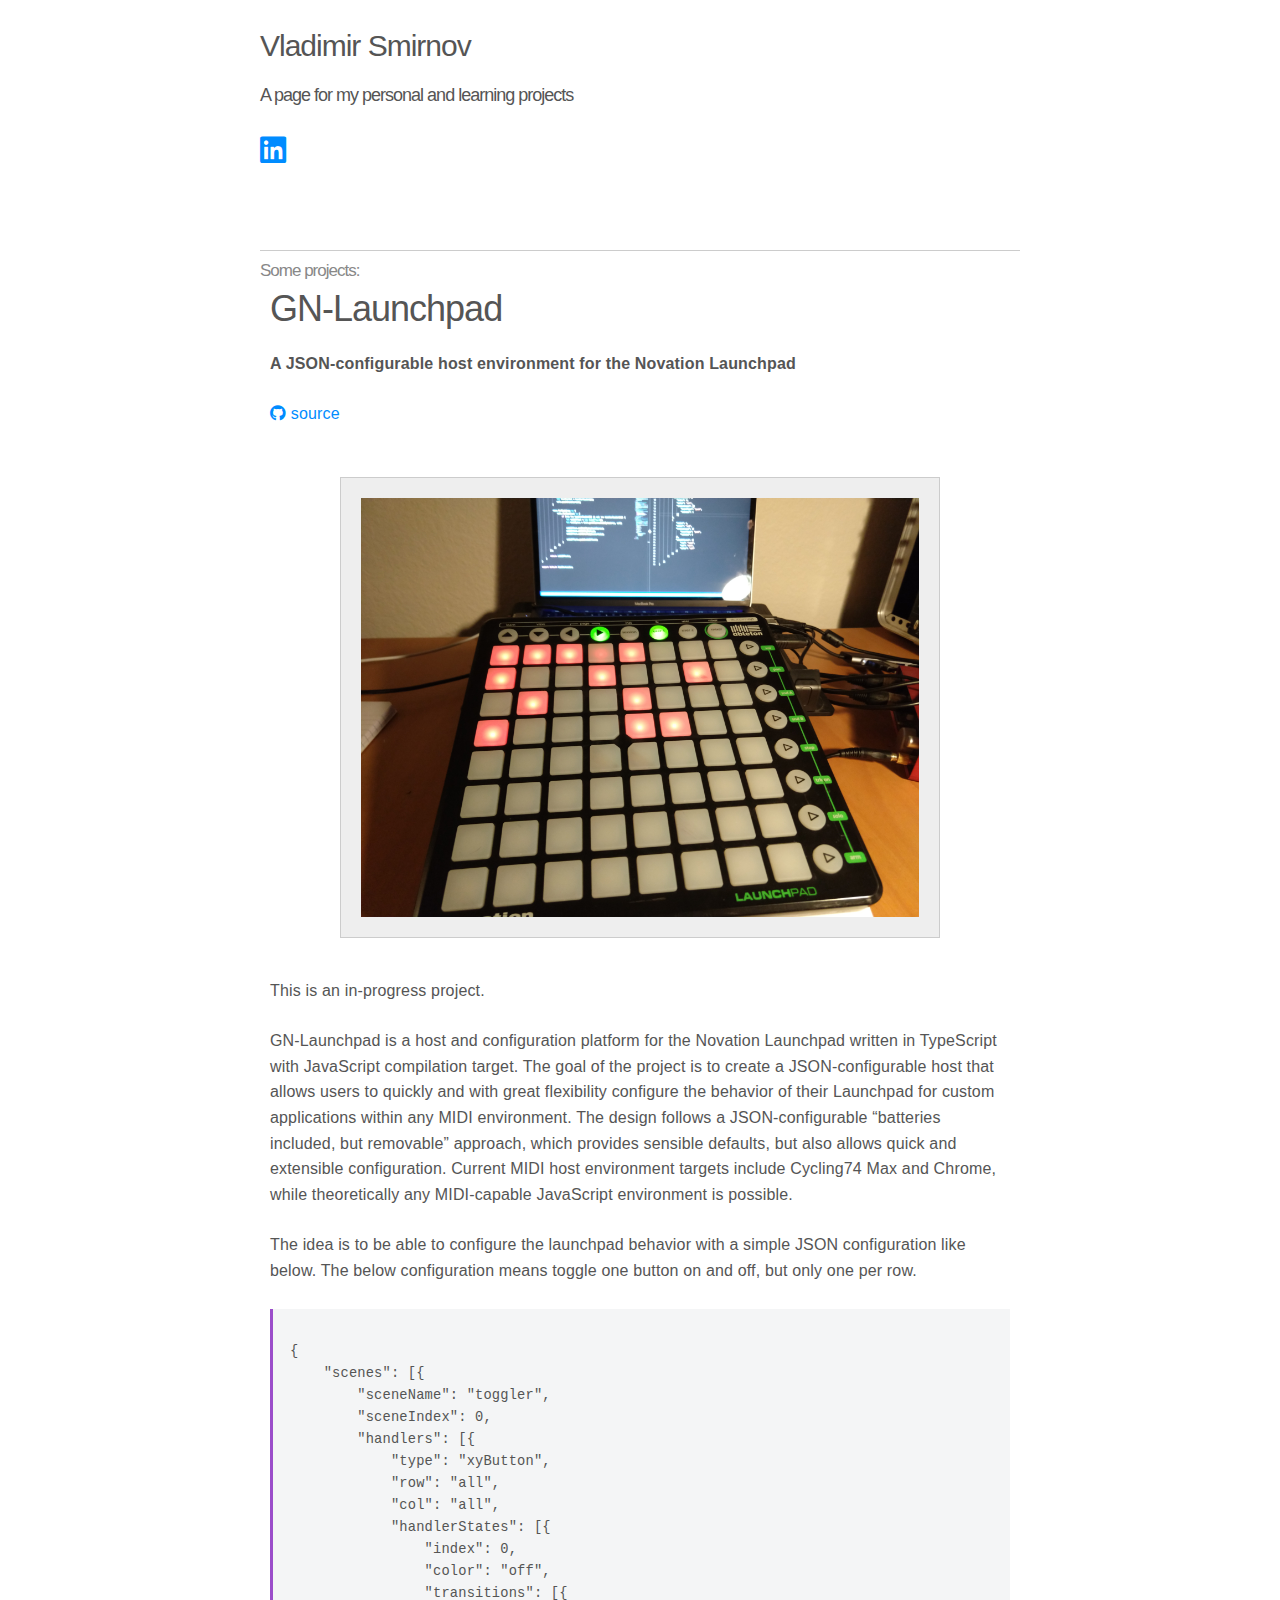
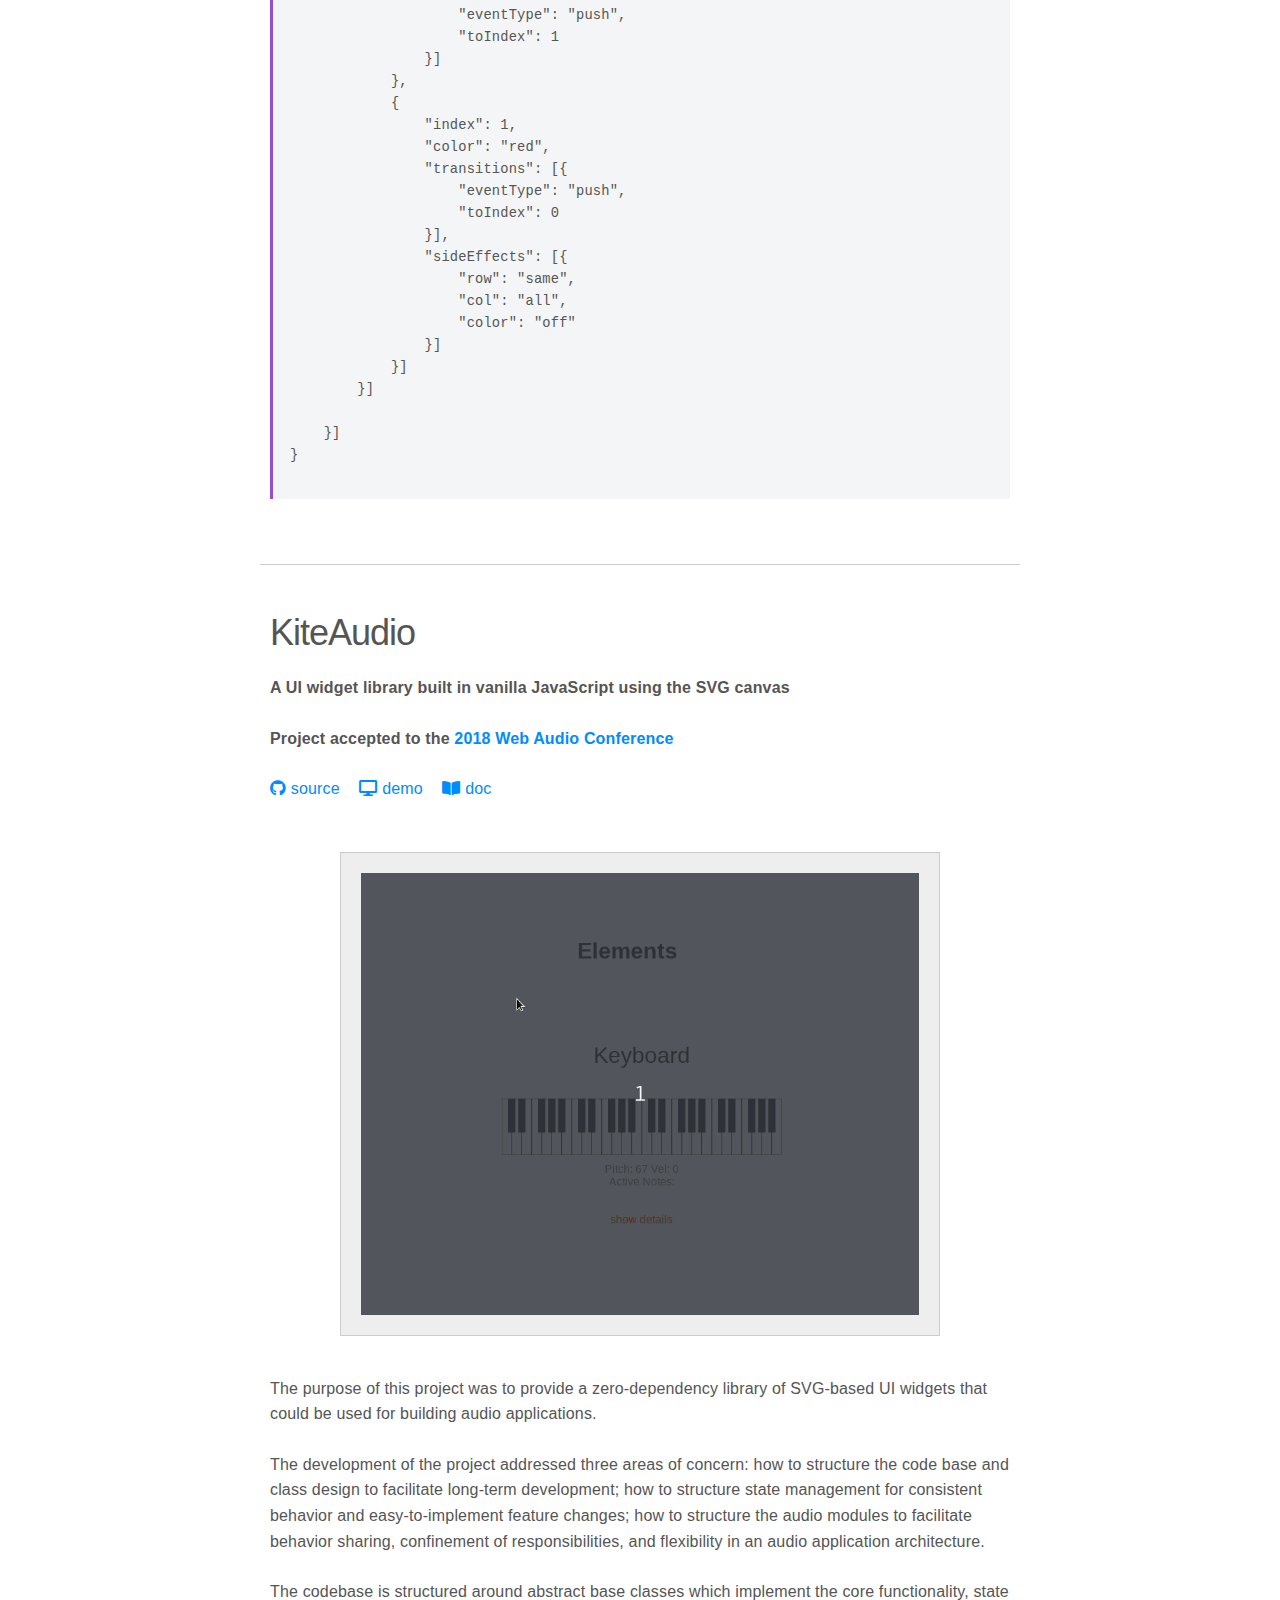
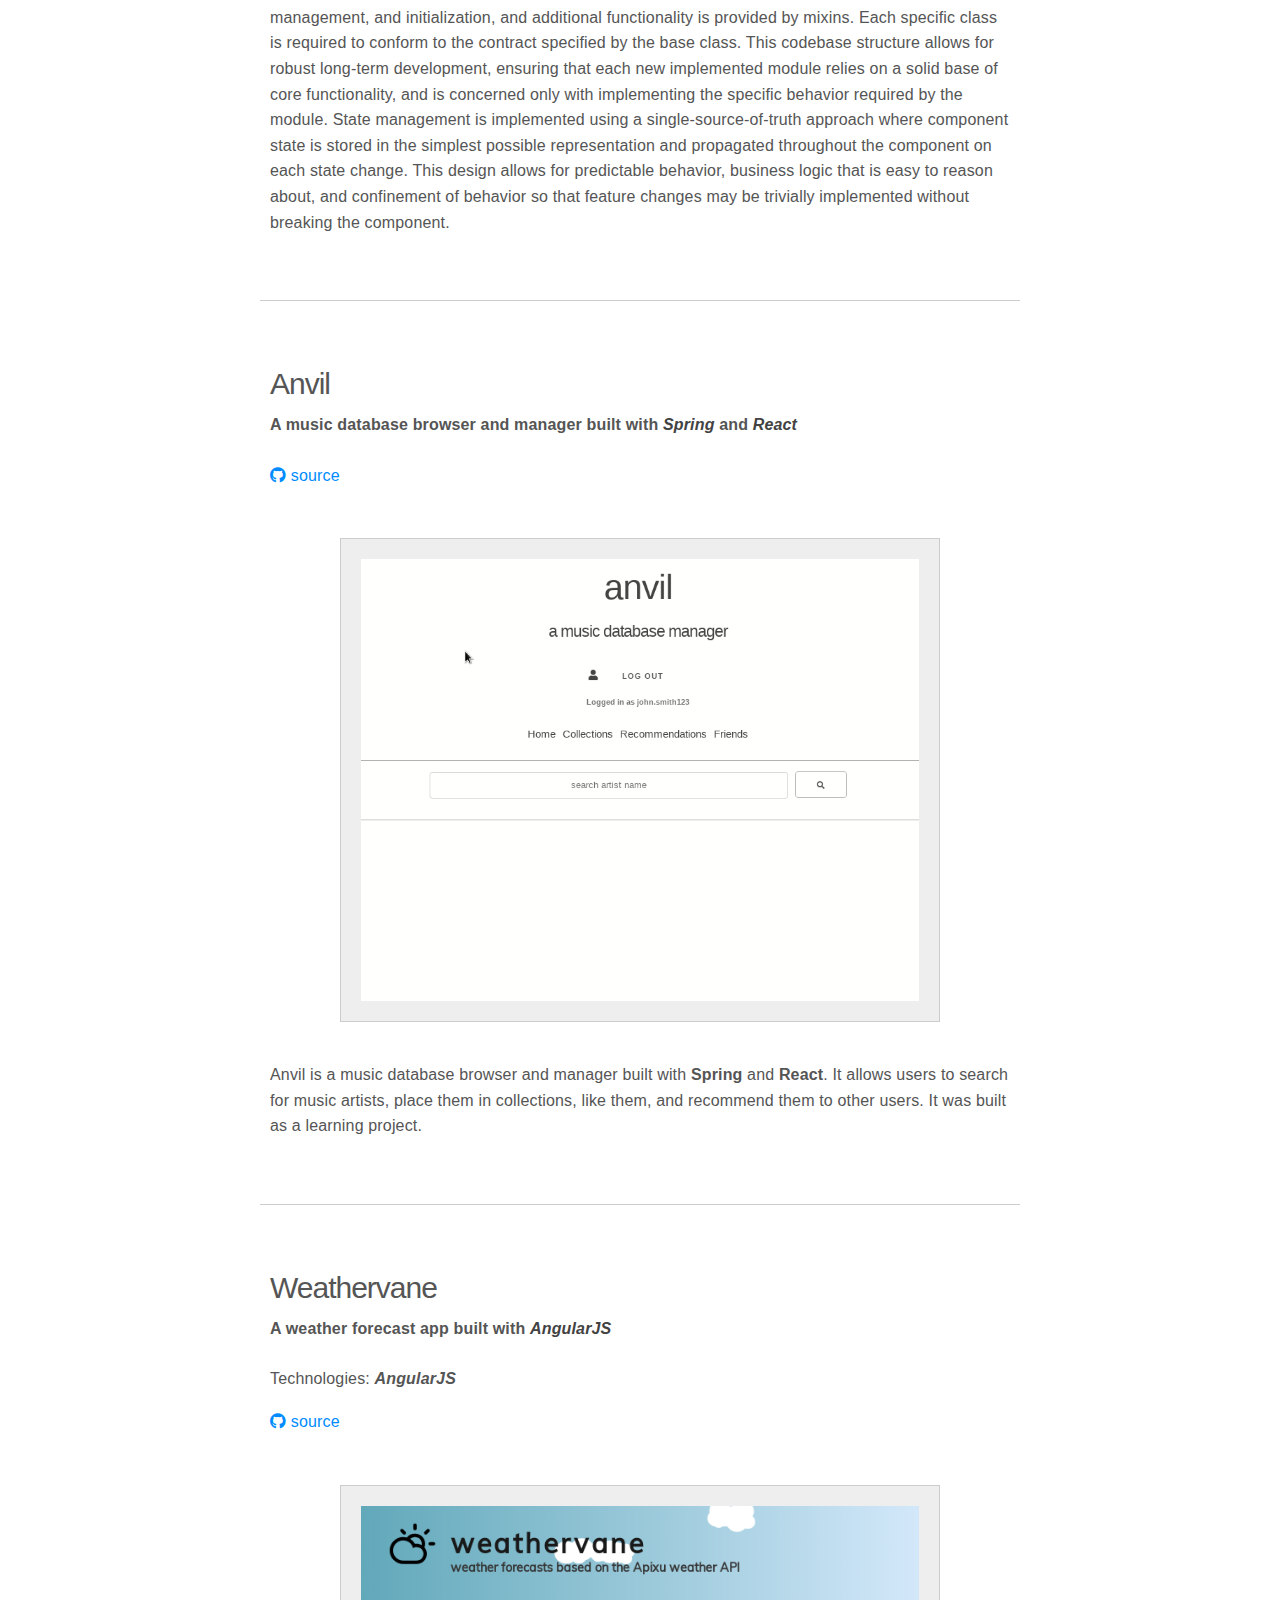
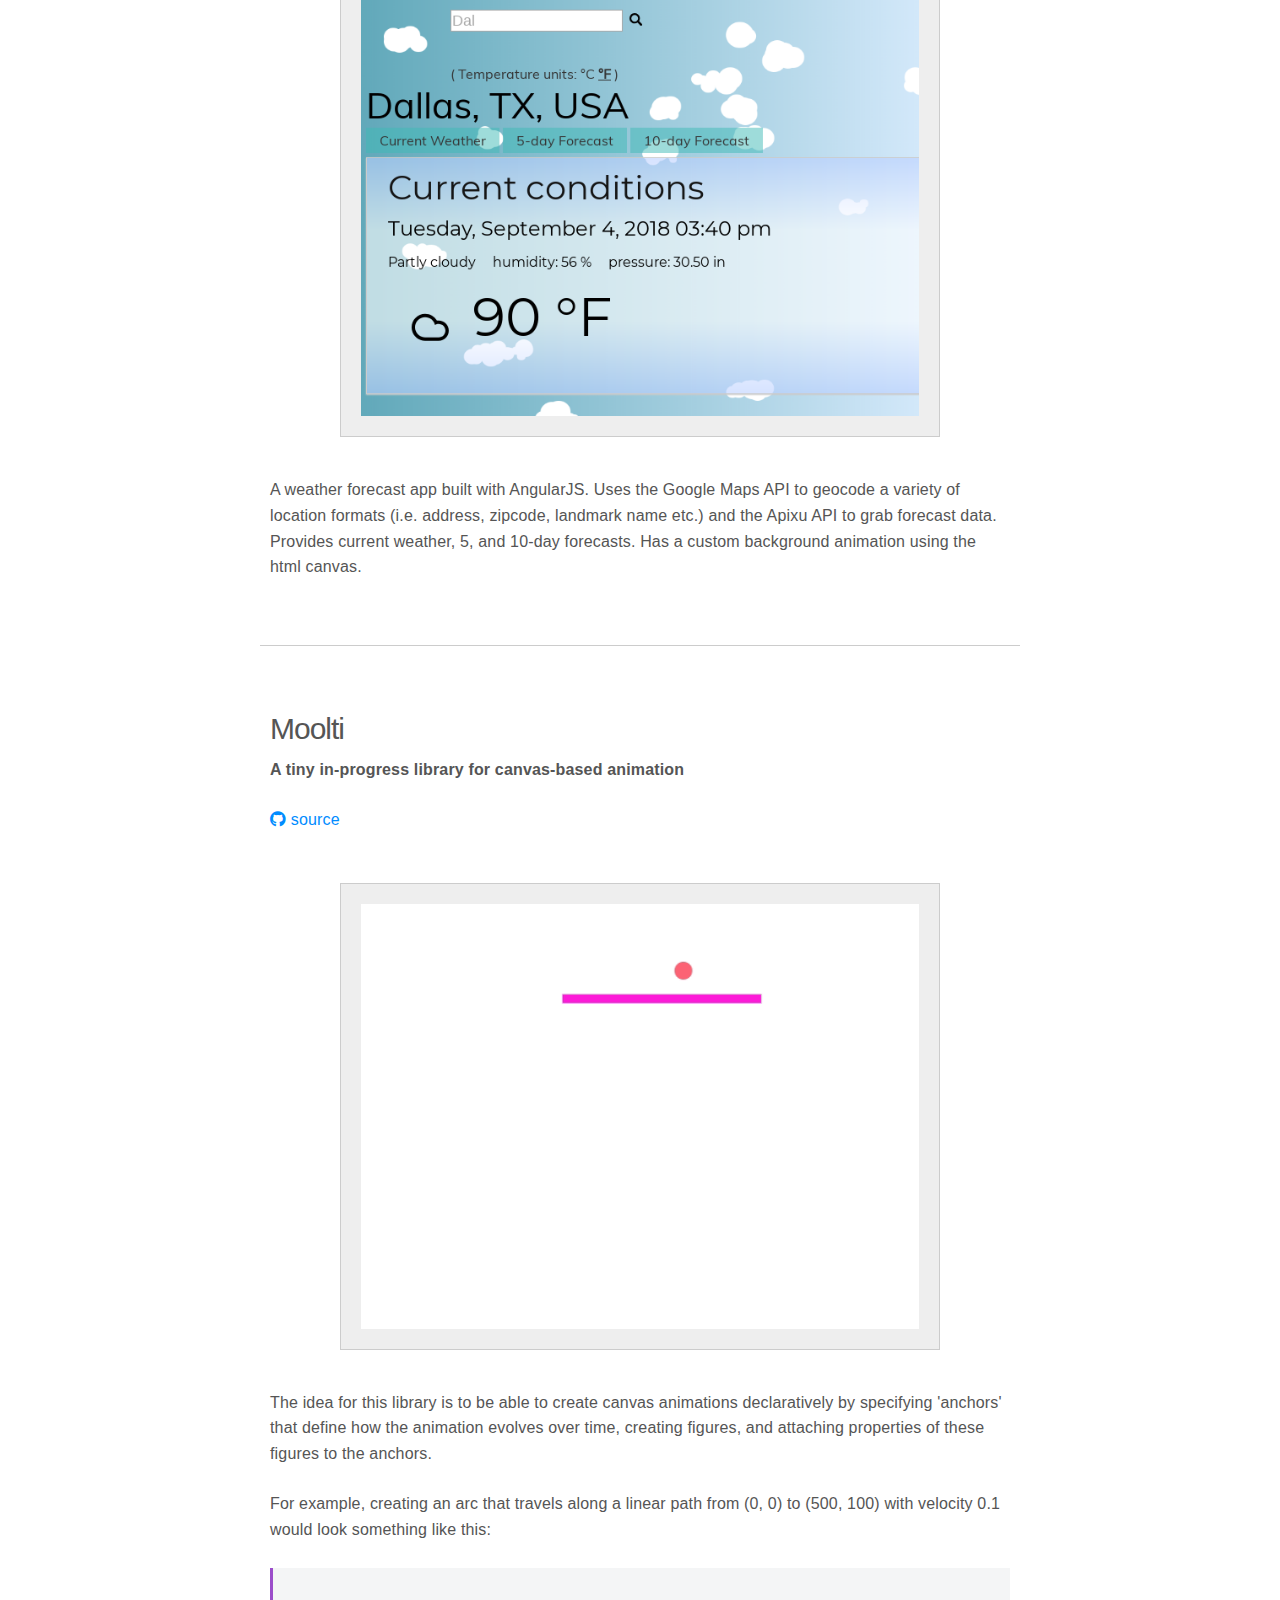
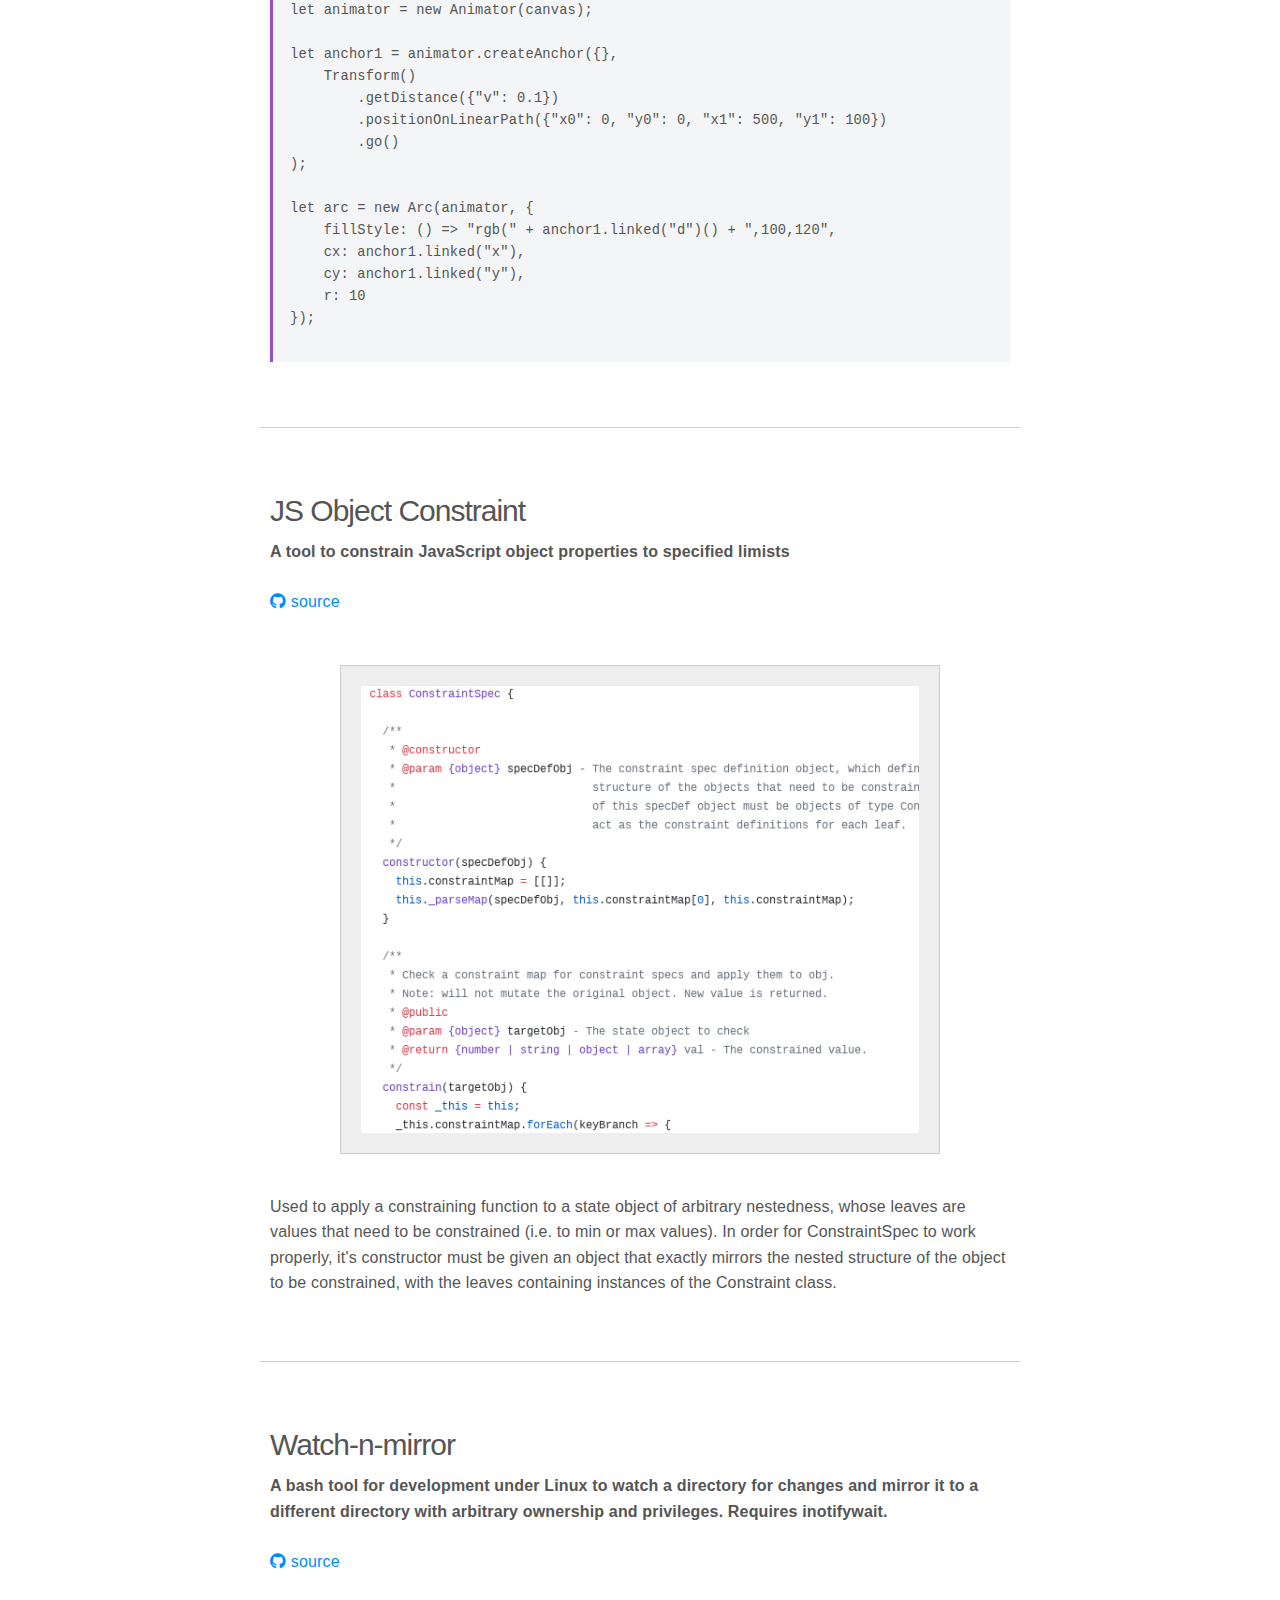
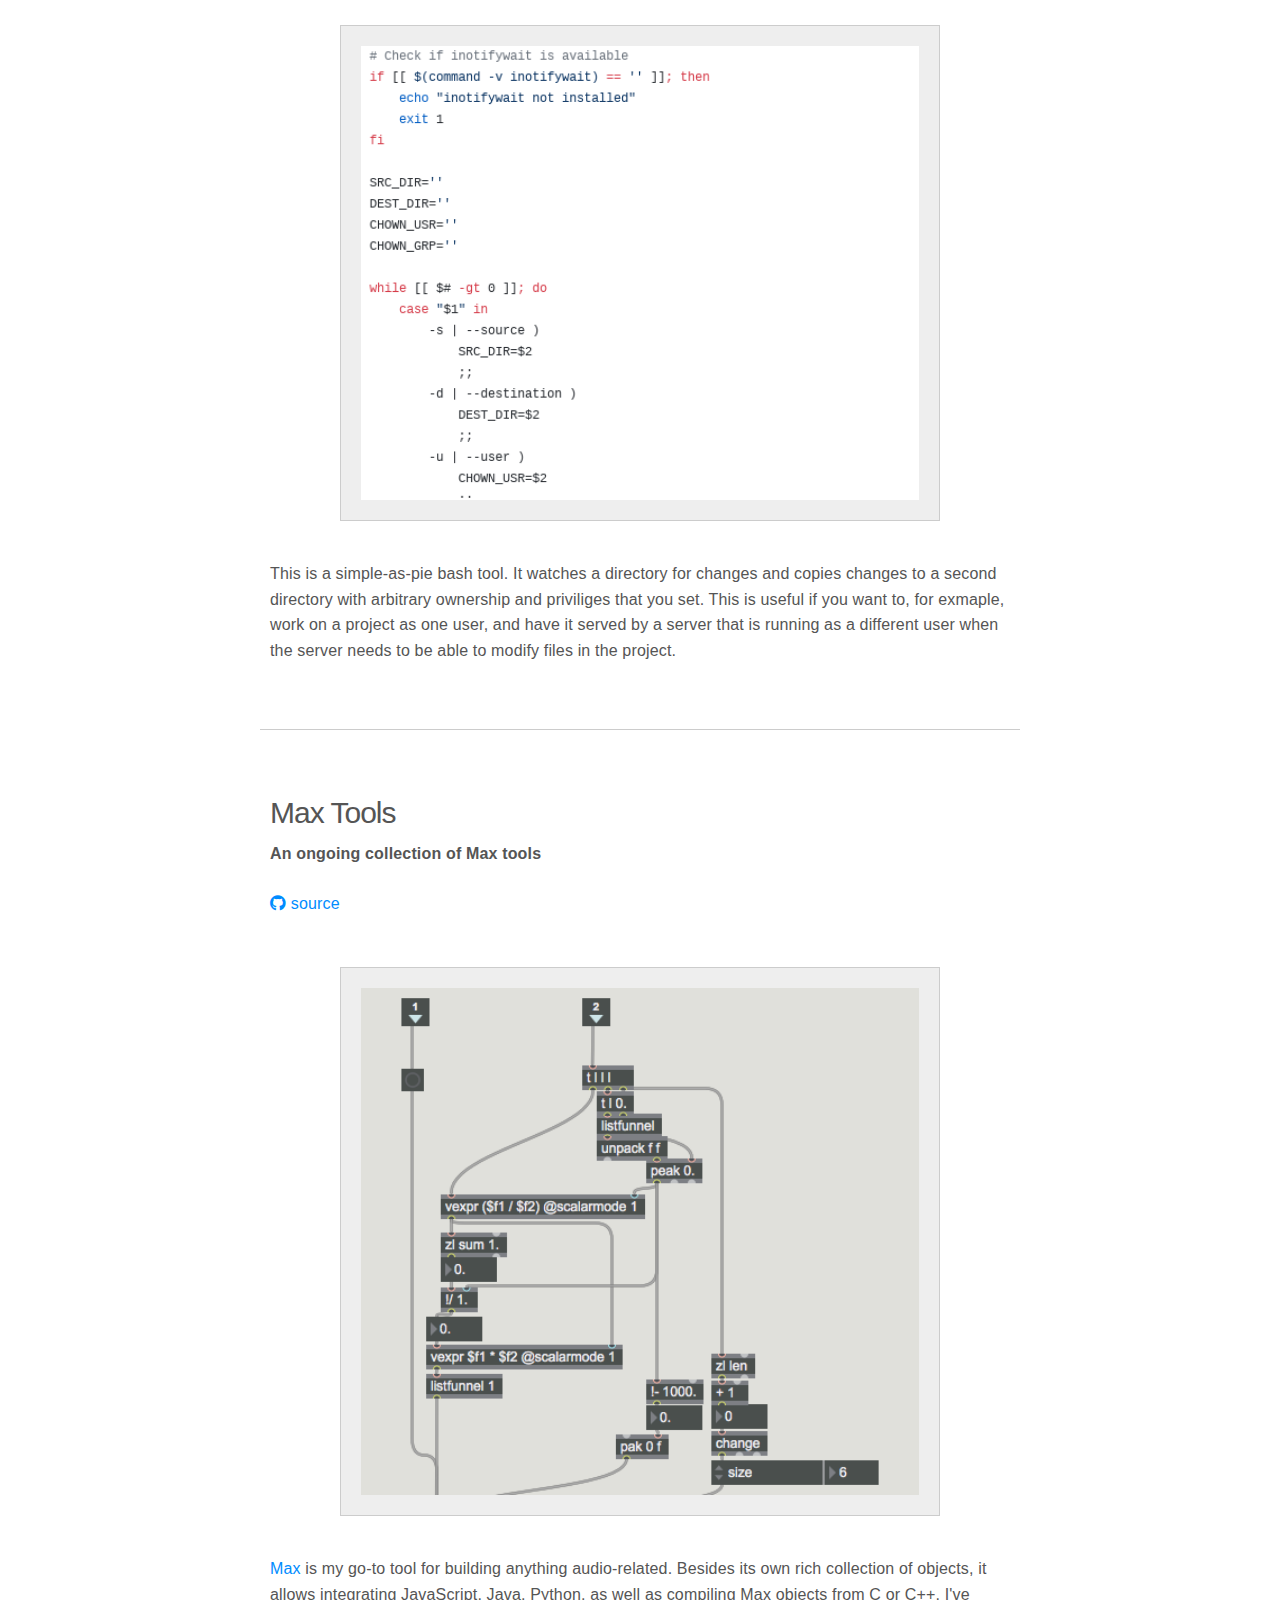
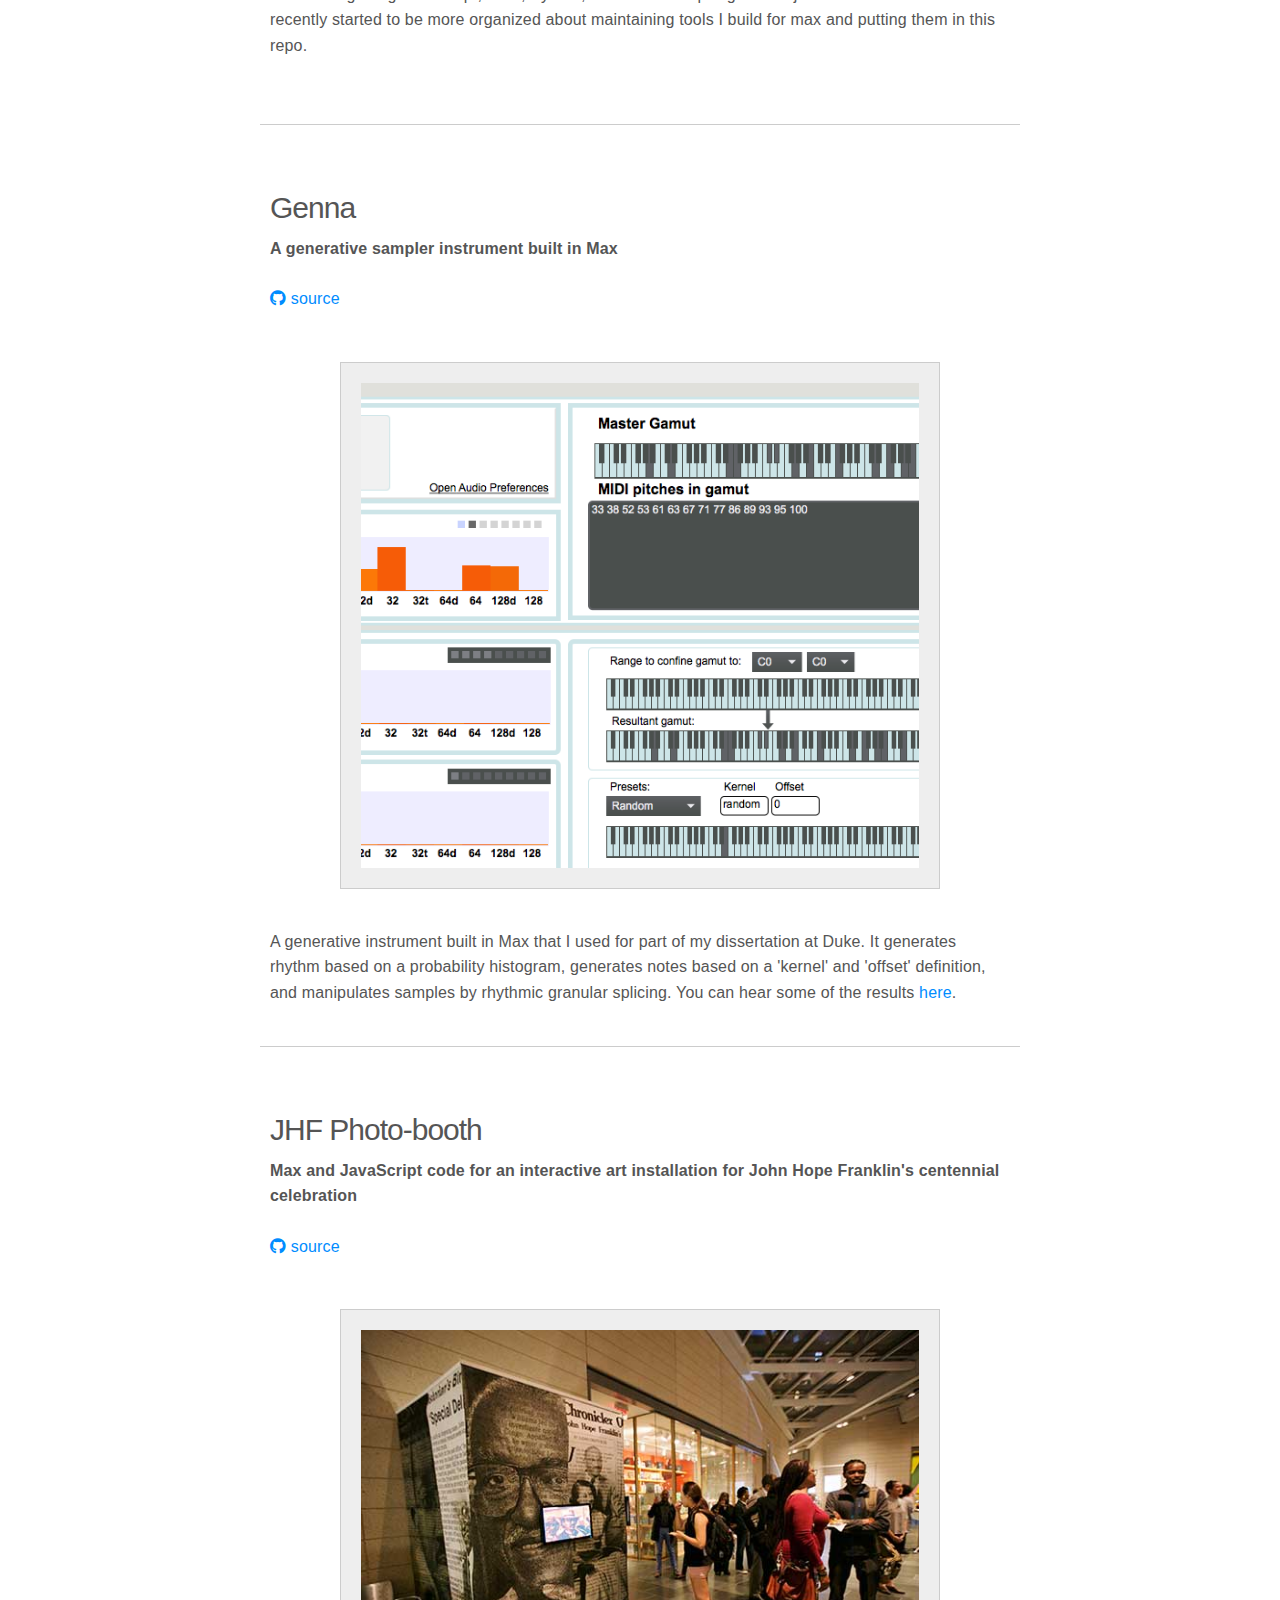
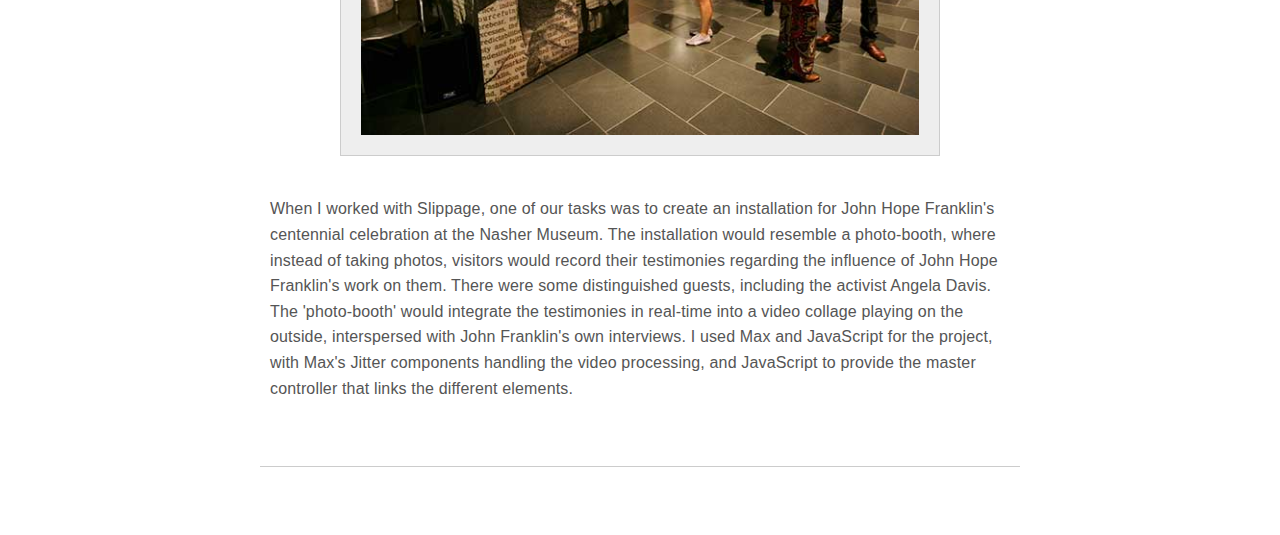
<file: index.html>
<!DOCTYPE html>
<html lang="en">
<head>
    <meta charset="UTF-8">
    <meta name="viewport" content="width=device-width, initial-scale=1.0">
    <meta http-equiv="X-UA-Compatible" content="ie=edge">
    <link rel="stylesheet" type="text/css" href="styles/milligram.min.css" />
    <link rel="stylesheet" type="text/css" href="styles/vsm22.css" />
    <link rel="stylesheet" type="text/css" href="resources/fonts/font-awesome/css/all.min.css" />
    <title>Vladimir Smirnov</title>
</head>
<body>
    
    <header>
        <h1>Vladimir Smirnov</h1>

        <h2>A page for my personal and learning projects</h2>

        <nav>
            <ul>
                <li>
                    <a href="https://www.linkedin.com/in/vsm22/" target="_blank">
                        <i class="fab fa-linkedin"></i>
                    </a>
                </li>
            </ul>
        </nav>
    </header>

    <div class="projects">

        <header>
            <h1> Some projects: </h1>
        </header>

        <article>
            <header>
                <h2>GN-Launchpad</h2>

                <div class="short-description">A JSON-configurable host environment for the Novation Launchpad</div>

                <nav>
                    <ul> 
                        <li>
                            <a href="https://github.com/vsm22/gn-launchpad" target="_blank">
                                <span>
                                    <i class="fab fa-github"></i>
                                </span>
                                <span>
                                    source
                                </span>
                            </a>
                        </li>
                    </ul>
                </nav>
            </header>

            <img class="demo-image" src="resources/images/launchpad.jpg" />

            <div class="project-description">
                <p>
                This is an in-progress project.
                </p>

                <p>
                GN-Launchpad is a host and configuration platform for the Novation Launchpad written in TypeScript with JavaScript compilation target. 
                The goal of the project is to create a JSON-configurable host that allows users to quickly and with great flexibility configure the 
                behavior of their Launchpad for custom applications within any MIDI environment. The design follows a JSON-configurable “batteries included, 
                but removable” approach, which provides sensible defaults, but also allows quick and extensible configuration. Current MIDI host environment 
                targets include Cycling74 Max and Chrome, while theoretically any MIDI-capable JavaScript environment is possible. 
                </p>

                <p>
                The idea is to be able to configure the launchpad behavior with a simple JSON configuration like below.
                The below configuration means toggle one button on and off, but only one per row.   
                </p>

                <pre><code>
{
    "scenes": [{
        "sceneName": "toggler",
        "sceneIndex": 0,
        "handlers": [{
            "type": "xyButton",
            "row": "all",
            "col": "all",
            "handlerStates": [{
                "index": 0,
                "color": "off",
                "transitions": [{
                    "eventType": "push",
                    "toIndex": 1
                }]
            },
            {
                "index": 1,
                "color": "red",
                "transitions": [{
                    "eventType": "push",
                    "toIndex": 0
                }],
                "sideEffects": [{
                    "row": "same",
                    "col": "all",
                    "color": "off"
                }]
            }]
        }]
        
    }]
}
                </code></pre>
            </div>
        </article>

        <article>
            <header>
                <h2>KiteAudio</h2>

                <div class="short-description">A UI widget library built in vanilla JavaScript using the SVG canvas</div>

                <div class="short-description">Project accepted to the <a href="https://webaudioconf.com/" target="_blank">2018 Web Audio Conference</a></div>

                <nav>
                    <ul> 
                        <li>
                            <a href="https://github.com/vsm22/kiteaudio/tree/dev/src" target="_blank">
                                <span>
                                    <i class="fab fa-github"></i>
                                </span>
                                <span>
                                    source
                                </span>
                            </a>
                        </li>
                        <li>
                            <a href="kiteaudio-demo/index.html" target="_blank">
                                <span>
                                    <i class="fas fa-desktop"></i>
                                </span>
                                <span>
                                    demo
                                </span>
                            </a>
                        </li>

                        <li>
                            <a href="kiteaudio-demo/dev-doc/index.html" target="_blank">
                                <span>
                                    <i class="fas fa-book-open"></i>
                                </span>
                                <span>
                                    doc
                                </span>
                            </a>
                        </li>
                    </ul>
                </nav>
            </header>

            <img class="demo-image" src="resources/images/kiteaudio.gif" />

            <div class="project-description">
                <p>
                The purpose of this project was to provide a zero-dependency library of SVG-based UI widgets that could be used for building
                audio applications.
                </p>

                <p>
                The development of the project addressed three areas of concern:
                how to structure the code base and class design to facilitate long-term development; 
                how to structure state management for consistent behavior and easy-to-implement feature changes; 
                how to structure the audio modules to facilitate behavior sharing, confinement of responsibilities, and flexibility in an audio application architecture.
                </p>

                <p>
                The codebase is structured around abstract base classes which implement the core functionality, state management, and initialization, and additional functionality is provided by mixins. Each specific class is required to conform to the contract specified by the base class. This codebase structure allows for robust long-term development, ensuring that each new implemented module relies on a solid base of core functionality, and is concerned only with implementing the specific behavior required by the module.
                State management is implemented using a single-source-of-truth approach where component state is stored in the simplest possible representation and propagated throughout the component on each state change. This design allows for predictable behavior, business logic that is easy to reason about, and confinement of behavior so that feature changes may be trivially implemented without breaking the component.   
                </p>
            </div>
        </article>

        <article>

            <header>

                <h1> Anvil </h1>

                <div class="short-description"> A music database browser and manager built with <em>Spring</em> and <em>React</em> </div>

                <nav>
                    <ul> 
                        <li>
                            <a href="https://github.com/vsm22/anvil" target="_blank">
                                <span>
                                    <i class="fab fa-github"></i>
                                </span>
                                <span>
                                    source
                                </span>
                            </a>
                        </li>
                    </ul>
                </nav>
            </header>

            <img class="demo-image" src="resources/images/anvil.gif" />

            <div class="project-description">

                <p>
                Anvil is a music database browser and manager built with <b>Spring</b> and <b>React</b>. It allows users to 
                search for music artists, place them in collections, like them, and recommend them to other users.
                It was built as a learning project.
                </p>
            </div>

        </article>

        

        <article>
            <header>
                <h1>Weathervane</h1>

                <div class="short-description">A weather forecast app built with <em>AngularJS</em></div>

                <div class="technologies-used">Technologies: <em>AngularJS</em></div>
                
                <nav>
                    <ul> 
                        <li>
                            <a href="https://github.com/vsm22/weathervane" target="_blank">
                                <span>
                                    <i class="fab fa-github"></i>
                                </span>
                                <span>
                                    source
                                </span>
                            </a>
                        </li>
                    </ul>
                </nav>
            </header>

            <img class="demo-image" src="resources/images/weathervane.png" />

            <div class="project-description">
                <p>
                A weather forecast app built with AngularJS. Uses the Google Maps API to geocode a variety of location formats
                (i.e. address, zipcode, landmark name etc.) and the Apixu API to grab forecast data. Provides current weather,
                5, and 10-day forecasts. Has a custom background animation using the html canvas. 
                </p>
            </div>
        </article>

        <article>
            <header>
                <h1>Moolti</h1>

                <div class="short-description">A tiny in-progress library for canvas-based animation</div>

                <nav>
                    <ul> 
                        <li>
                            <a href="https://github.com/vsm22/moolti" target="_blank">
                                <span>
                                    <i class="fab fa-github"></i>
                                </span>
                                <span>
                                    source
                                </span>
                            </a>
                        </li>
                    </ul>
                </nav>
            </header>
            
            <img class="demo-image" src="resources/images/tinyanimation.gif" />

            <div class="project-description">
                <p>
                The idea for this library is to be able to create canvas animations declaratively by
                specifying 'anchors' that define how the animation evolves over time, creating 
                figures, and attaching properties of these figures to the anchors.
                </p>

                <p>
                For example, creating an arc that travels along a linear path from (0, 0) to (500, 100)
                with velocity 0.1 would look something like this:
                </p>

                <pre><code>
let animator = new Animator(canvas);

let anchor1 = animator.createAnchor({},
    Transform()
        .getDistance({"v": 0.1})
        .positionOnLinearPath({"x0": 0, "y0": 0, "x1": 500, "y1": 100})
        .go()
);

let arc = new Arc(animator, {
    fillStyle: () => "rgb(" + anchor1.linked("d")() + ",100,120",
    cx: anchor1.linked("x"),
    cy: anchor1.linked("y"),
    r: 10
});
                </code></pre>

            </div>

        </article>

        <article>
            <header>
                <h1>JS Object Constraint</h1>

                <div class="short-description">A tool to constrain JavaScript object properties to specified limists</div>

                <nav>
                    <ul> 
                        <li>
                            <a href="https://github.com/vsm22/js_object_constraint" target="_blank">
                                <span>
                                    <i class="fab fa-github"></i>
                                </span>
                                <span>
                                    source
                                </span>
                            </a>
                        </li>
                    </ul>
                </nav>
            </header>
            
            <img class="demo-image" src="resources/images/js_object_constraint.png" />

            <div class="project-description">
                <p>
                Used to apply a constraining function to a state object of arbitrary nestedness,
                whose leaves are values that need to be constrained (i.e. to min or max values).
                In order for ConstraintSpec to work properly, it's constructor must be given an object that
                exactly mirrors the nested structure of the object to be constrained, with the leaves
                containing instances of the Constraint class.
                </p>

            </div>
            
        </article>

        <article>
            <header>
                <h1>Watch-n-mirror</h1>

                <div class="short-description">
                    A bash tool for development under Linux to watch a directory for changes and mirror it to a different directory with
                    arbitrary ownership and privileges. Requires inotifywait.
                </div>

                <nav>
                    <ul> 
                        <li>
                            <a href="https://github.com/vsm22/watchnmirror">
                                <span>
                                    <i class="fab fa-github"></i>
                                </span>
                                <span>
                                    source
                                </span>
                            </a>
                        </li>
                    </ul>
                </nav>
            </header>

            <img class="demo-image" src="resources/images/watch_n_mirror.png" />

            <div class="project-description">
                
                <p>
                    This is a simple-as-pie bash tool. It watches a directory for changes and copies changes to a second directory with
                    arbitrary ownership and priviliges that you set. This is useful if you want to, for exmaple, work on a project as 
                    one user, and have it served by a server that is running as a different user when the server needs to be able to 
                    modify files in the project.
                </p>

            </div>

        </article>

        <article>
            <header>
                <h1>Max Tools</h1>

                <div class="short-description">An ongoing collection of Max tools</div>

                <nav>
                    <ul> 
                        <li>
                            <a href="https://github.com/vsm22/maxtools" target="_blank">
                                <span>
                                    <i class="fab fa-github"></i>
                                </span>
                                <span>
                                    source
                                </span>
                            </a>
                        </li>
                    </ul>
                </nav>
            </header>

            <img class="demo-image" src="resources/images/maxtools.png" />

            <div class="project-description">

                <p>
                <a href="https://cycling74.com/" target="_blank">Max</a> is my go-to tool for building anything audio-related.
                Besides its own rich collection of objects, it allows integrating JavaScript, Java, Python, as well as compiling 
                Max objects from C or C++. I've recently started to be more organized about maintaining tools I build for 
                max and putting them in this repo. 
                </p>

            </div>
        </article>

        <article>
            <header>
                <h1>Genna</h1>

                <div class="short-description">A generative sampler instrument built in Max</div>

                <nav>
                    <ul> 
                        <li>
                            <a href="https://github.com/vsm22/Genna" target="_blank">
                                <span>
                                    <i class="fab fa-github"></i>
                                </span>
                                <span>
                                    source
                                </span>
                            </a>
                        </li>
                    </ul>
                </nav>
            </header>

            <img class="demo-image" src="resources/images/genna.png" />

            <div class="project-description">
                A generative instrument built in Max that I used for part of my dissertation at Duke. 
                It generates rhythm based on a probability histogram, generates notes based on a 'kernel'
                and 'offset' definition, and manipulates samples by rhythmic granular splicing.
                You can hear some of the results <a href="https://vladimirsmirnov.bandcamp.com/album/appalachiana" target="_blank">here</a>.
            </div>

        </article>

        <article>
            <header>
                <h1>JHF Photo-booth</h1>

                <div class="short-description">Max and JavaScript code for an interactive art installation for John Hope Franklin's centennial celebration</div>

                <nav>
                    <ul> 
                        <li>
                            <a href="https://github.com/vsm22/jhf_photobooth" target="_blank">
                                <span>
                                    <i class="fab fa-github"></i>
                                </span>
                                <span>
                                    source
                                </span>
                            </a>
                        </li>
                    </ul>
                </nav>
            </header>

            <img class="demo-image" src="resources/images/jhf_photobooth.jpg" />

            <div class="project-description">
                <p>
                When I worked with Slippage, one of our tasks was to create an installation for John Hope Franklin's centennial celebration
                at the Nasher Museum. The installation would resemble a photo-booth, where instead of taking photos, visitors would record
                their testimonies regarding the influence of John Hope Franklin's work on them. There were some distinguished guests, including
                the activist Angela Davis. The 'photo-booth' would integrate the testimonies in real-time into a video collage playing
                on the outside, interspersed with John Franklin's own interviews. I used Max and JavaScript for the project, with Max's Jitter
                components handling the video processing, and JavaScript to provide the master controller that links the different elements. 
                </p>
            </div>
        </article>

    </div> <!-- /.projects -->
</body>
</html>
</file>
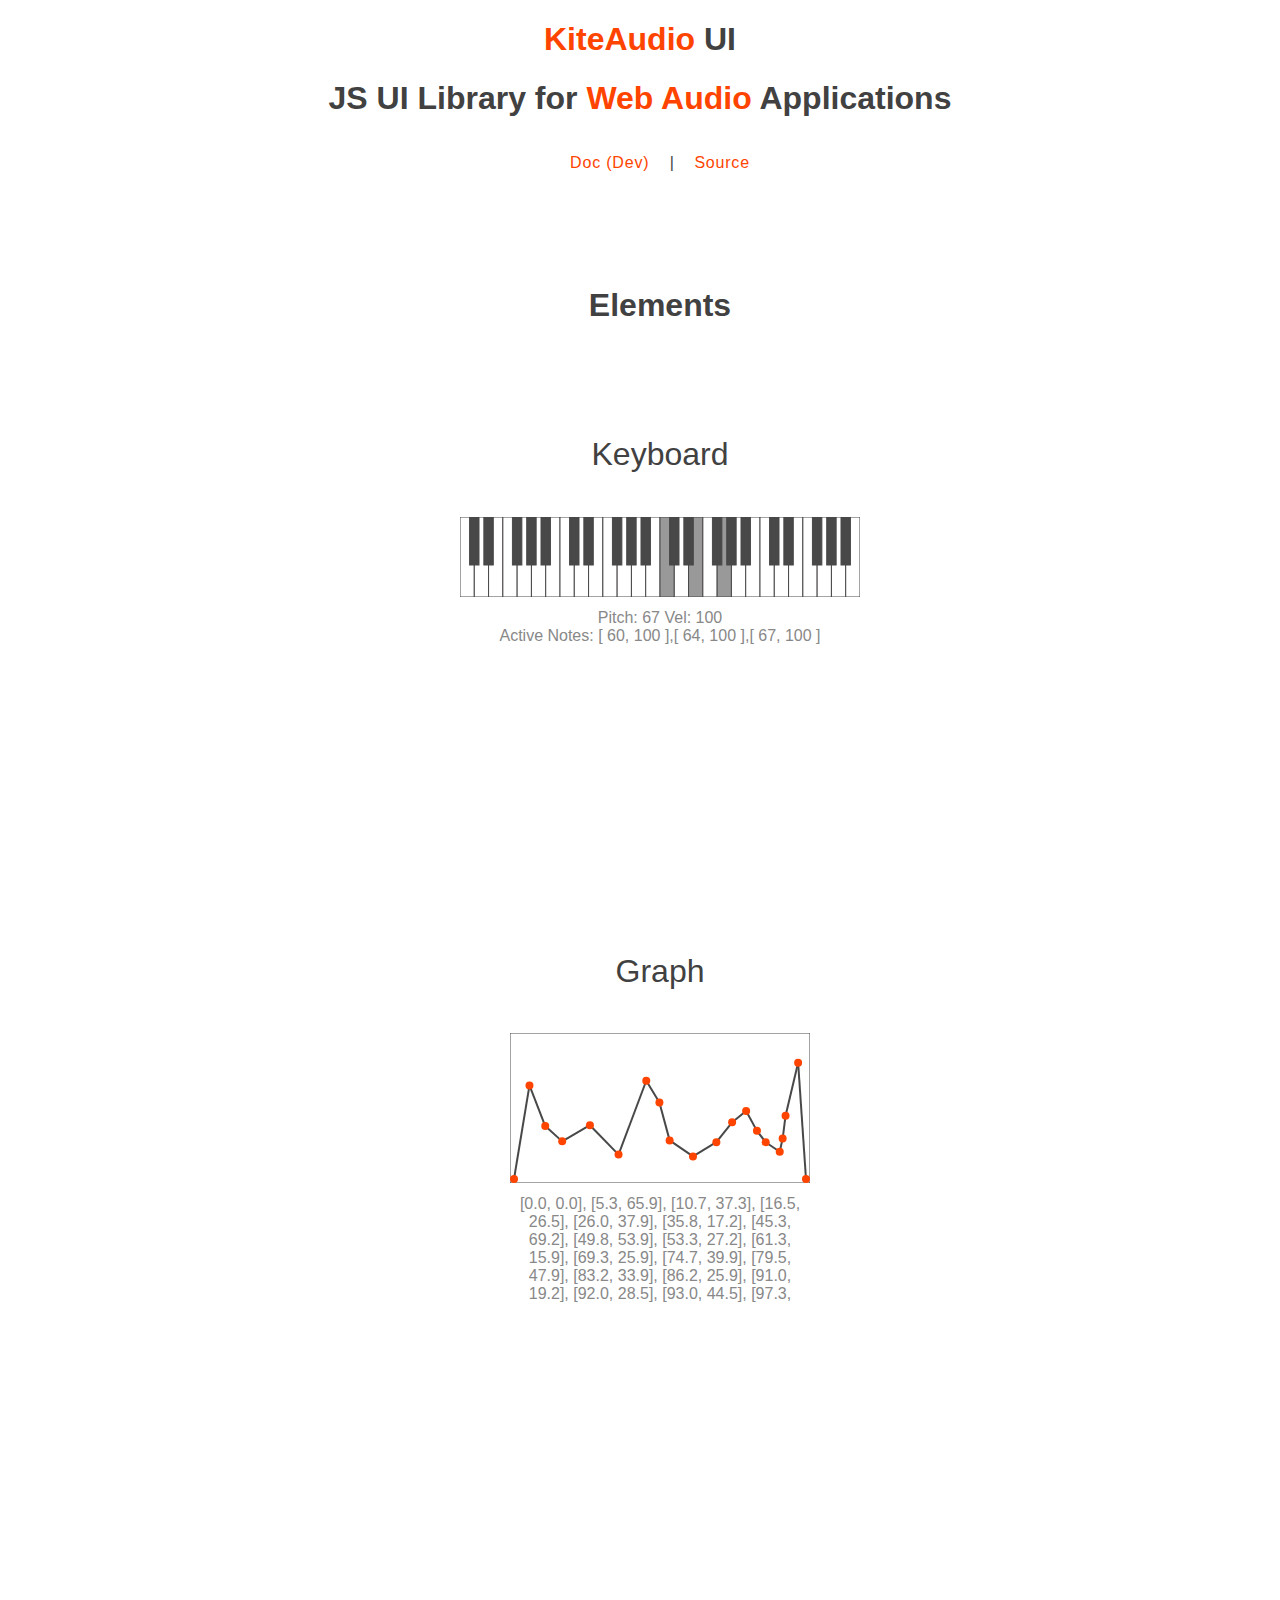
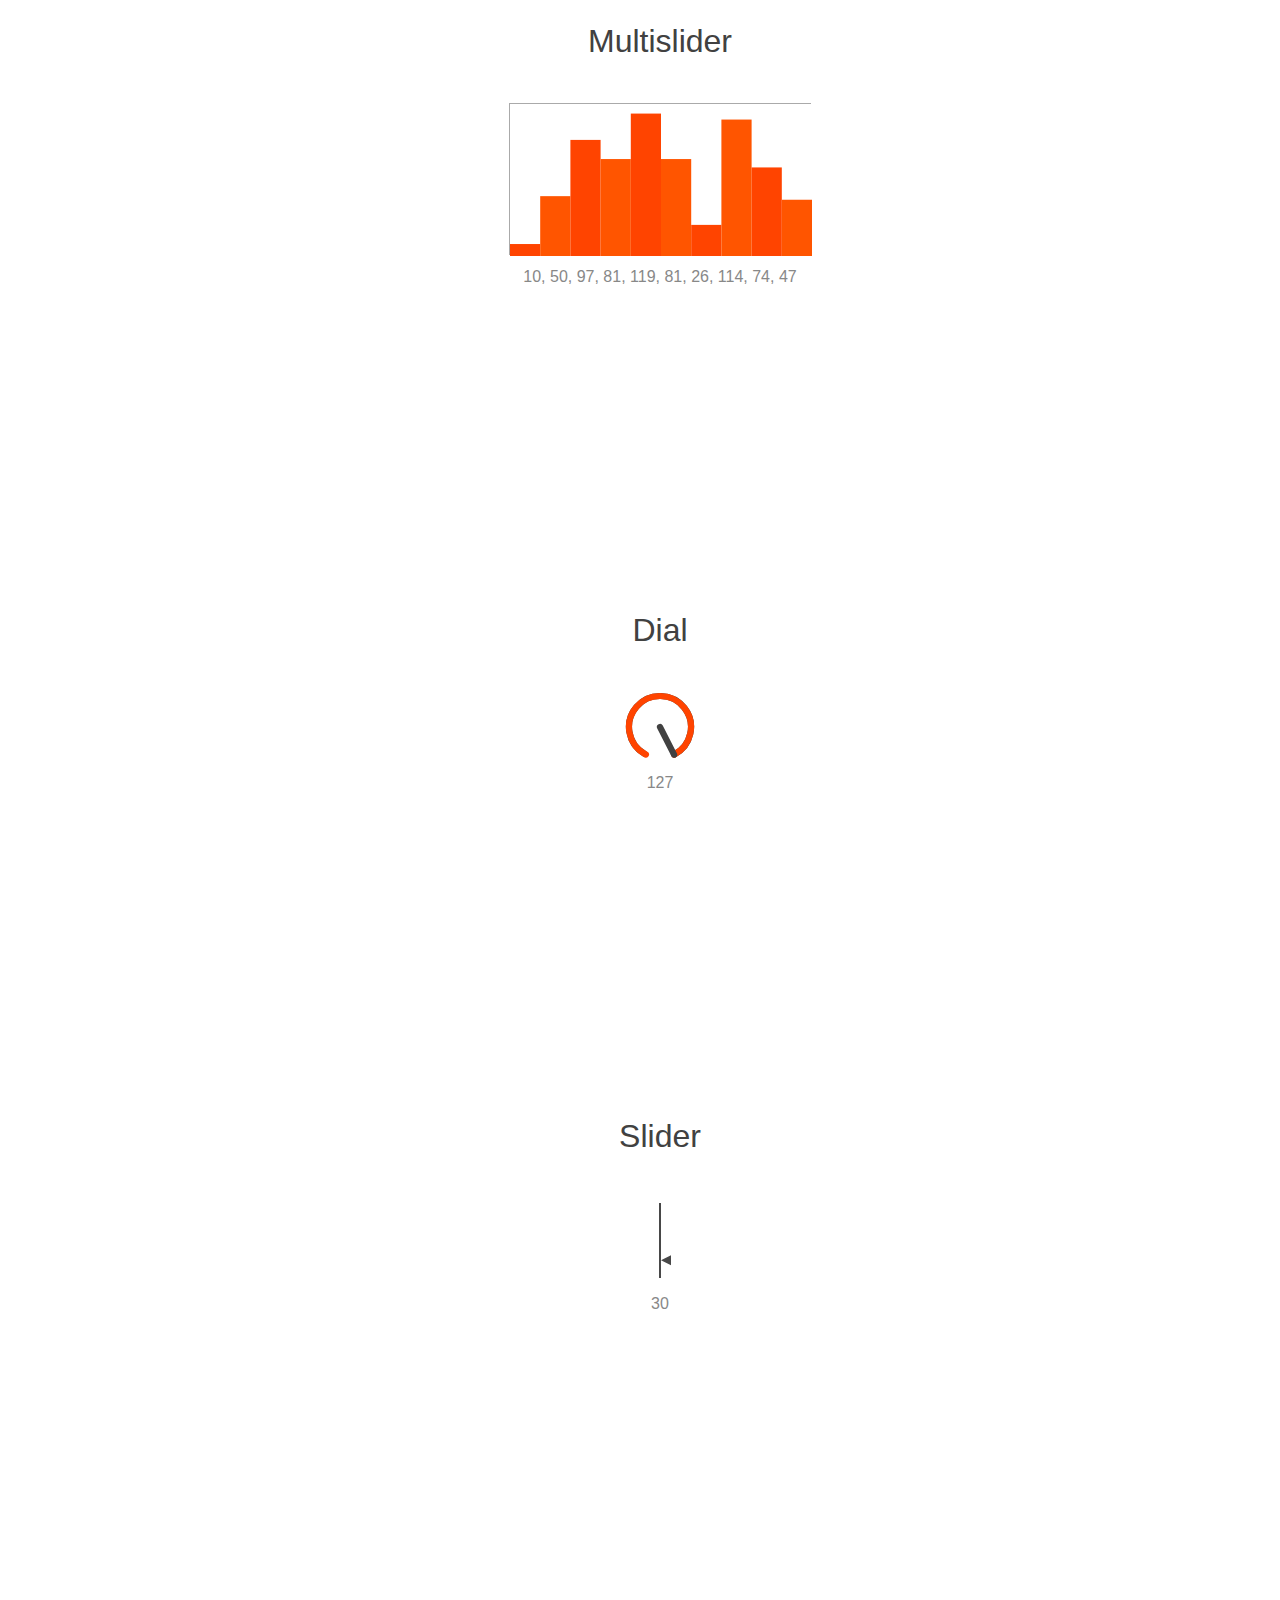
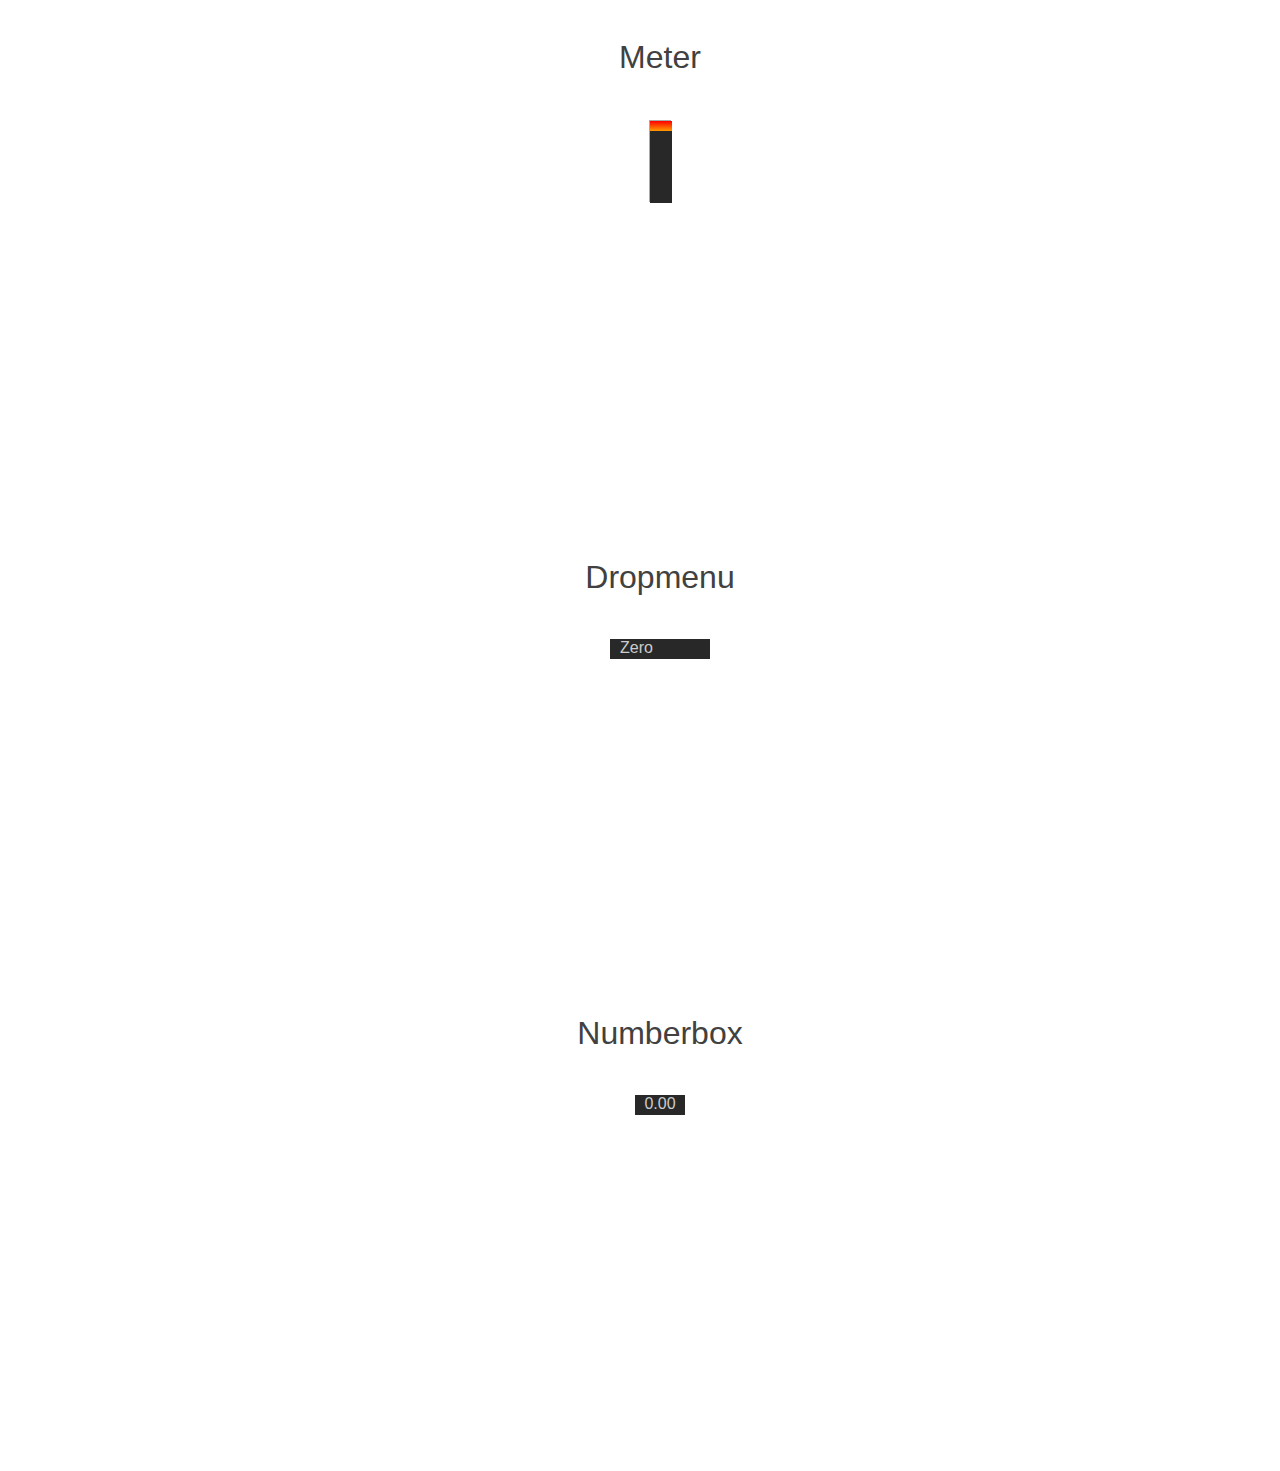
<file: kiteaudio-demo/index.html>
<!DOCTYPE html>
<html lang="en">

<head>
    <meta charset="UTF-8">
    <meta name="viewport" content="width=device-width, initial-scale=1.0">
    <meta http-equiv="X-UA-Compatible" content="ie=edge">
    <link rel="stylesheet" type="text/css" href="ui-doc.css" />
    <title>KiteAudio UI - Widgets for WebAudio Applications</title>
</head>

<body>

    <!-- ====================================================================================== -->
    <!-- HEADER/HERO -->
    <!-- ====================================================================================== -->

    <header>
        <h1>
            <span class="highlight">KiteAudio</span> UI</h1>
        <h1>JS UI Library for
            <span class="highlight">Web Audio</span> Applications</h1>
        <nav>
            <ul>
                <li>
                    <a href="dev-doc/index.html" target="_blank">Doc (Dev)</a>
                </li>
                |
                <li>
                    <a href="">Source</a>
                </li>
            </ul>
        </nav>
    </header>

    <!-- ====================================================================================== -->
    <!-- UI BLOCK -->
    <!-- ====================================================================================== -->

    <div id="ui-block">     
        <ul id="widget-list">
            <header>
                <h1> Elements </h1>
            </header>

            <!-- KEYBOARD -->
            <li>
                <header>
                    <label class="widget-label"> Keyboard </label>
                </header>

                <div class="widget-block">
                    <div id="keyboard" class="widget"></div>
                    <div class="widget-display" id="keyboard-display"></div>
                </div>

                <!--
                <footer>
                    <div class="details-toggle">show details</div>
                        <div class="details">
                            Widget representing a piano keyboard.
                        </div>
                </footer>
                -->
            </li>

            <!-- ENVELOPE GRAPH -->
            <li>
                <header>
                    <label class="widget-label"> Graph </label>
                </header>

                <div class="widget-block">
                    <div id="graph" class="widget"></div>
                    <div class="widget-display" id="graph-display"></div>
                </div>

                <!--
                <footer>
                    <div class="details-toggle">show details</div>
                    <div class="details">
                        Widget representing a graph.
                    </div>
                </footer>
                -->
            </li>

            <!-- MULTISLIDER -->
            <li>
                <header>
                    <label class="widget-label"> Multislider </label>
                </header>

                <div class="widget-block">
                    <div id="multislider" class="widget"></div>
                    <div class="widget-display" id="multislider-display"></div>
                </div>

                <!--
                <footer>
                    <div class="details-toggle">show details</div>
                    <div class="details">
                        Widget representing a multislider.
                    </div>
                </footer>
                -->
            </li>

            <!-- DIAL -->
            <li>
                <header>
                    <label class="widget-label"> Dial </label>
                </header>

                <div class="widget-block">
                    <div id="dial" class="widget"></div>
                    <div class="widget-display" id="dial-display"></div>
                </div>

                <!--
                <footer>
                    <div class="details-toggle">show details</div>
                    <div class="details">
                        Widget representing a dial.
                    </div>
                </footer>
                -->
            </li>

            <!-- SLIDER -->
            <li>
                <header>
                    <label class="widget-label"> Slider </label>
                </header>

                <div class="widget-block">
                    <div id="slider" class="widget"></div>
                    <div class="widget-display" id="slider-display"></div>
                </div>

                <!--
                <footer>
                    <div class="details-toggle">show details</div>
                    <div class="details">
                        Widget representing a slider.
                    </div>
                </footer>
                -->
            </li>

            <!-- METER -->
            <li>
                <header>
                    <label class="widget-label"> Meter </label>
                </header>

                <div class="widget-block">
                    <div id="meter" class="widget"></div>
                    <div class="widget-display" id="meter-display"></div>
                </div>

                <!--
                <footer>
                    <div class="details-toggle">show details</div>
                    <div class="details">
                        Widget representing a signal meter.
                    </div>
                </footer>
                -->
            </li>

            <!-- DROPMENU -->
            <li>
                <header>
                    <label class="widget-label"> Dropmenu </label>
                </header>

                <div class="widget-block">
                    <div id="dropmenu" class="widget"></div>
                    <div class="widget-display" id="dropmenu-display"></div>
                </div>

                <!--
                <footer>
                    <div class="details-toggle">show details</div>
                    <div class="details">
                        Widget representing a drop-down menu.
                    </div>
                </footer>
                -->
            </li>

            <!-- NUMBERBOX -->
            <li>
                <header>
                    <label class="widget-label"> Numberbox </label>
                </header>

                <div class="widget-block">
                    <div id="numberbox" class="widget"></div>
                    <div class="widget-display" id="numberbox-display"></div>
                </div>
                
                <!--
                <footer>
                    <div class="details-toggle">show details</div>
                    <div class="details">
                        Widget representing a numberbox.
                    </div>
                </footer>
                -->
            </li>

        </ul>
    </div>

    <script src="ui-doc-bundle.js"></script>
    </ul>
</body>

</html>
</file>
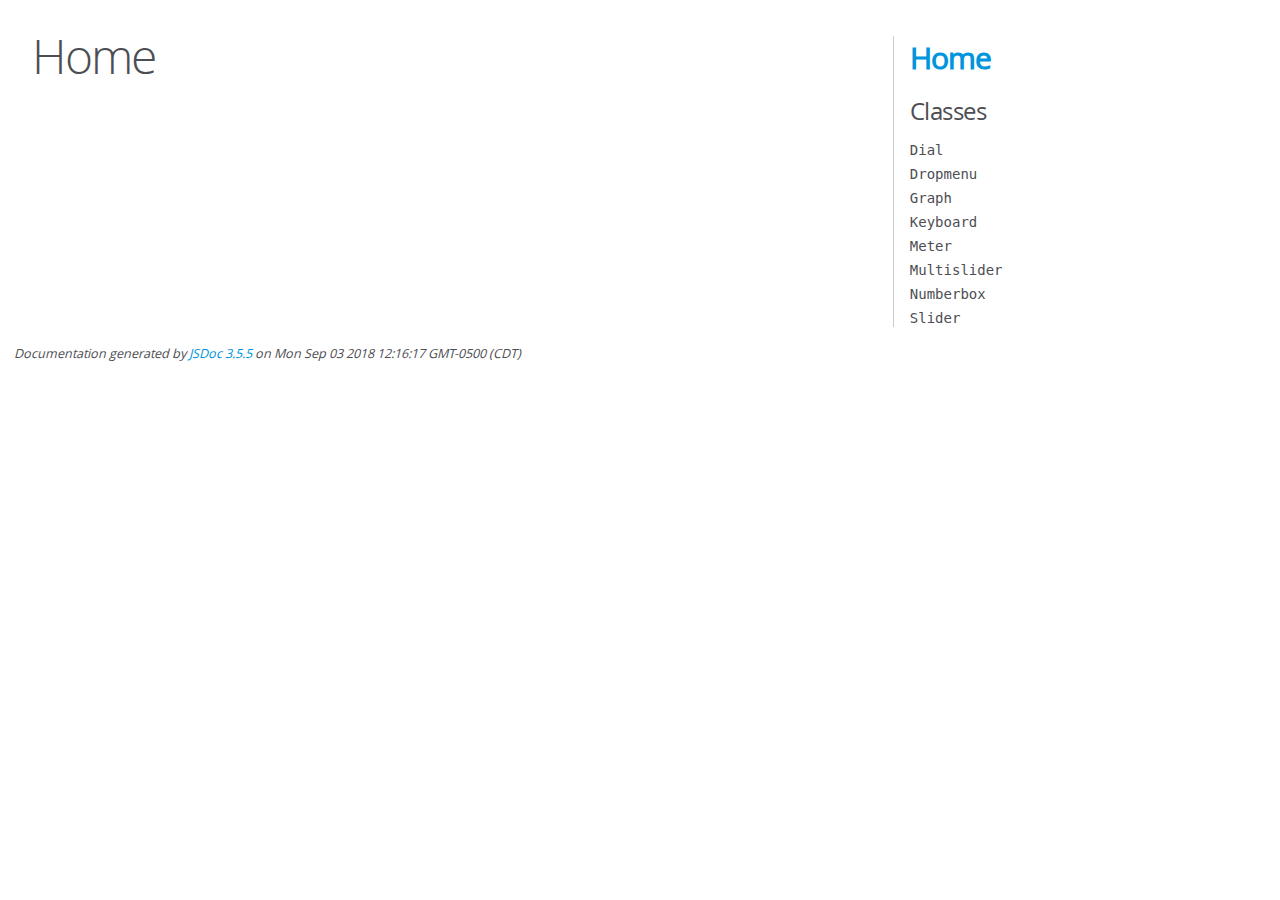
<file: kiteaudio-demo/dev-doc/index.html>
<!DOCTYPE html>
<html lang="en">
<head>
    <meta charset="utf-8">
    <title>JSDoc: Home</title>

    <script src="scripts/prettify/prettify.js"> </script>
    <script src="scripts/prettify/lang-css.js"> </script>
    <!--[if lt IE 9]>
      <script src="//html5shiv.googlecode.com/svn/trunk/html5.js"></script>
    <![endif]-->
    <link type="text/css" rel="stylesheet" href="styles/prettify-tomorrow.css">
    <link type="text/css" rel="stylesheet" href="styles/jsdoc-default.css">
</head>

<body>

<div id="main">

    <h1 class="page-title">Home</h1>

    



    


    <h3> </h3>










    









</div>

<nav>
    <h2><a href="index.html">Home</a></h2><h3>Classes</h3><ul><li><a href="Dial.html">Dial</a></li><li><a href="Dropmenu.html">Dropmenu</a></li><li><a href="Graph.html">Graph</a></li><li><a href="Keyboard.html">Keyboard</a></li><li><a href="Meter.html">Meter</a></li><li><a href="Multislider.html">Multislider</a></li><li><a href="Numberbox.html">Numberbox</a></li><li><a href="Slider.html">Slider</a></li></ul>
</nav>

<br class="clear">

<footer>
    Documentation generated by <a href="https://github.com/jsdoc3/jsdoc">JSDoc 3.5.5</a> on Mon Sep 03 2018 12:16:17 GMT-0500 (CDT)
</footer>

<script> prettyPrint(); </script>
<script src="scripts/linenumber.js"> </script>
</body>
</html>
</file>
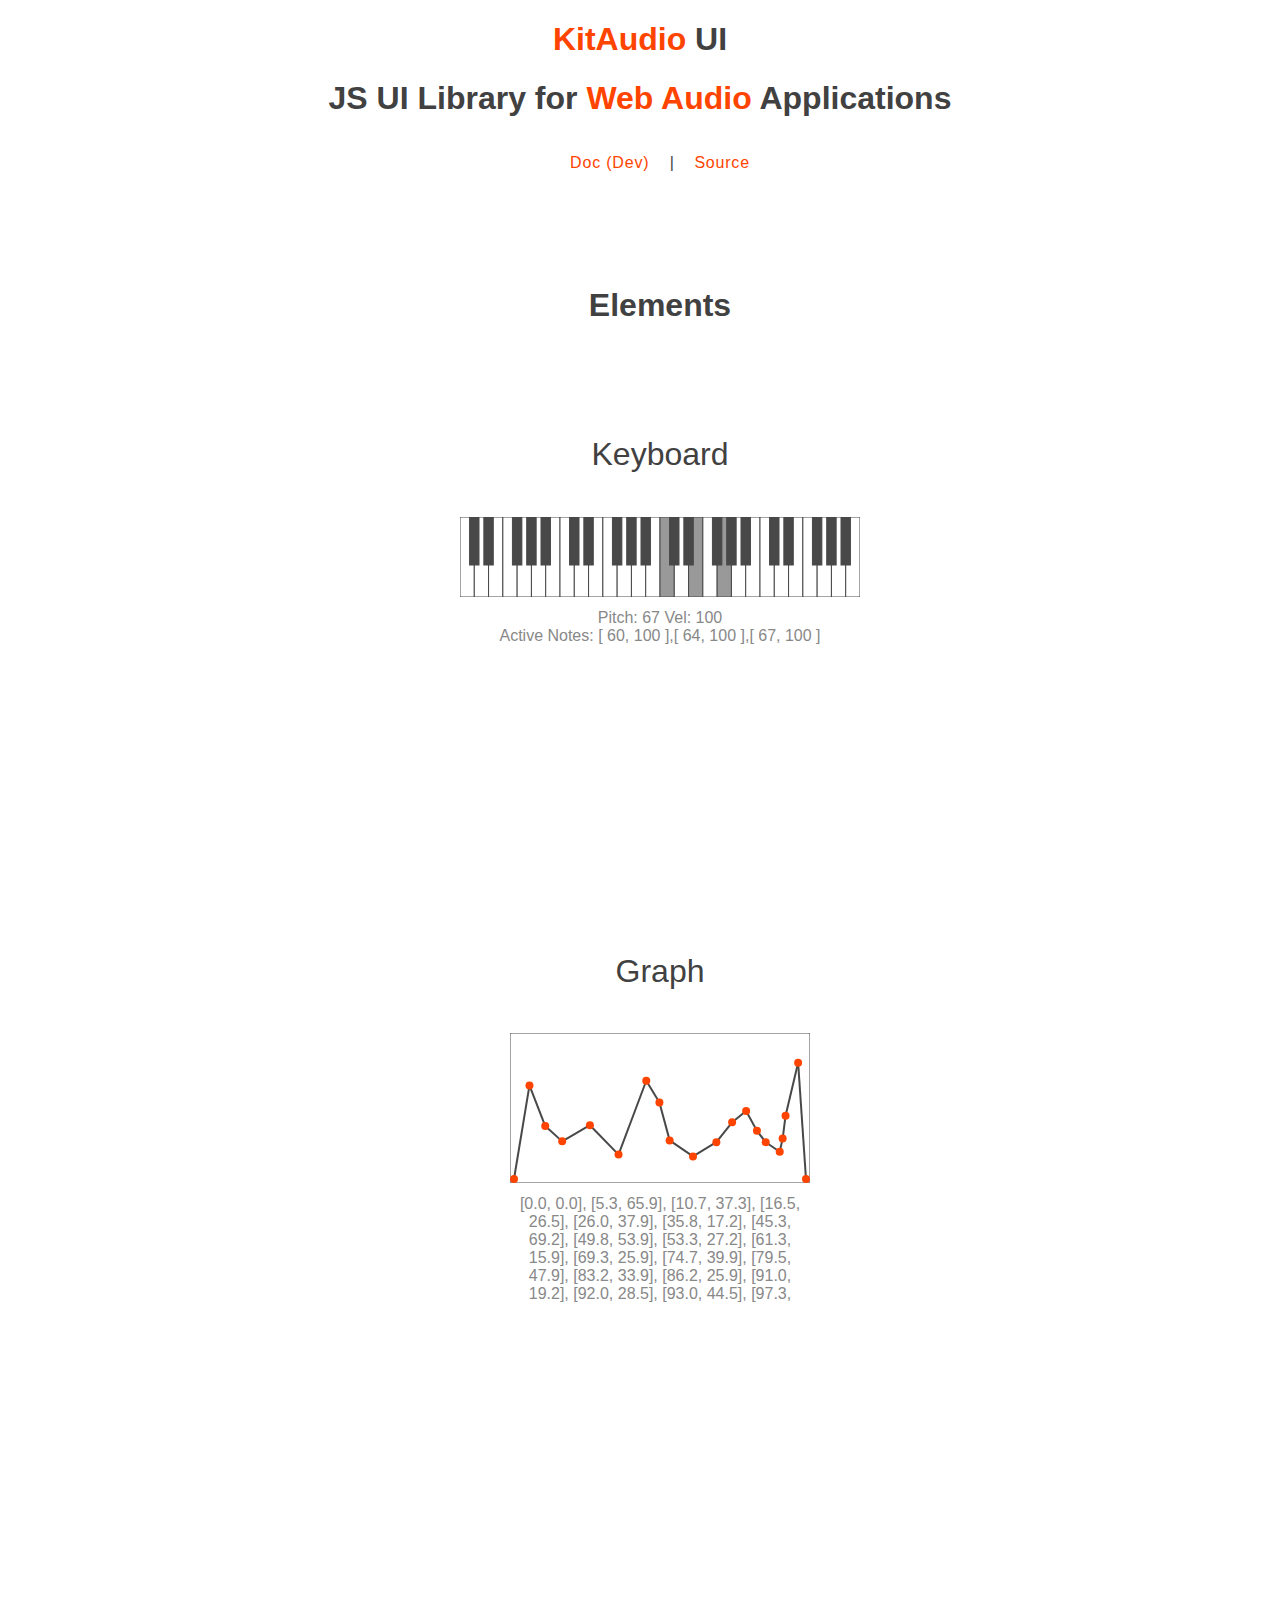
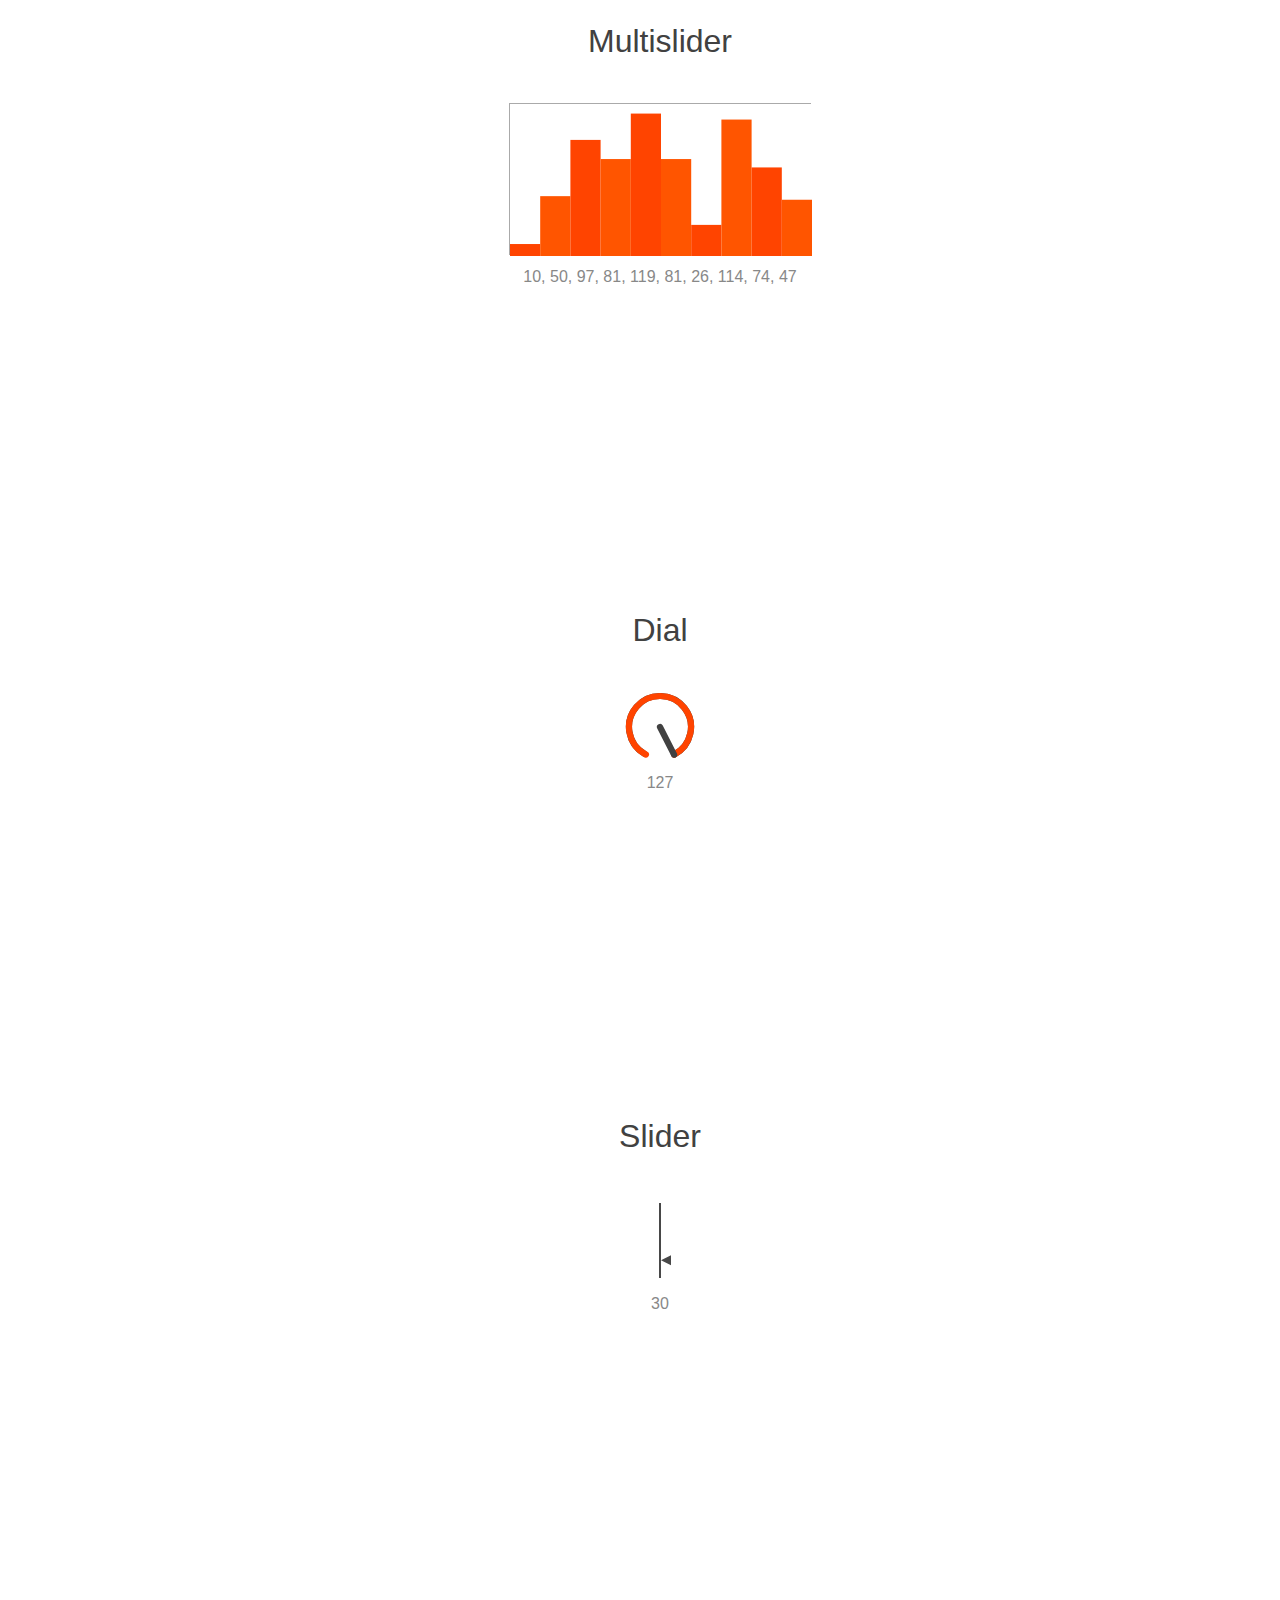
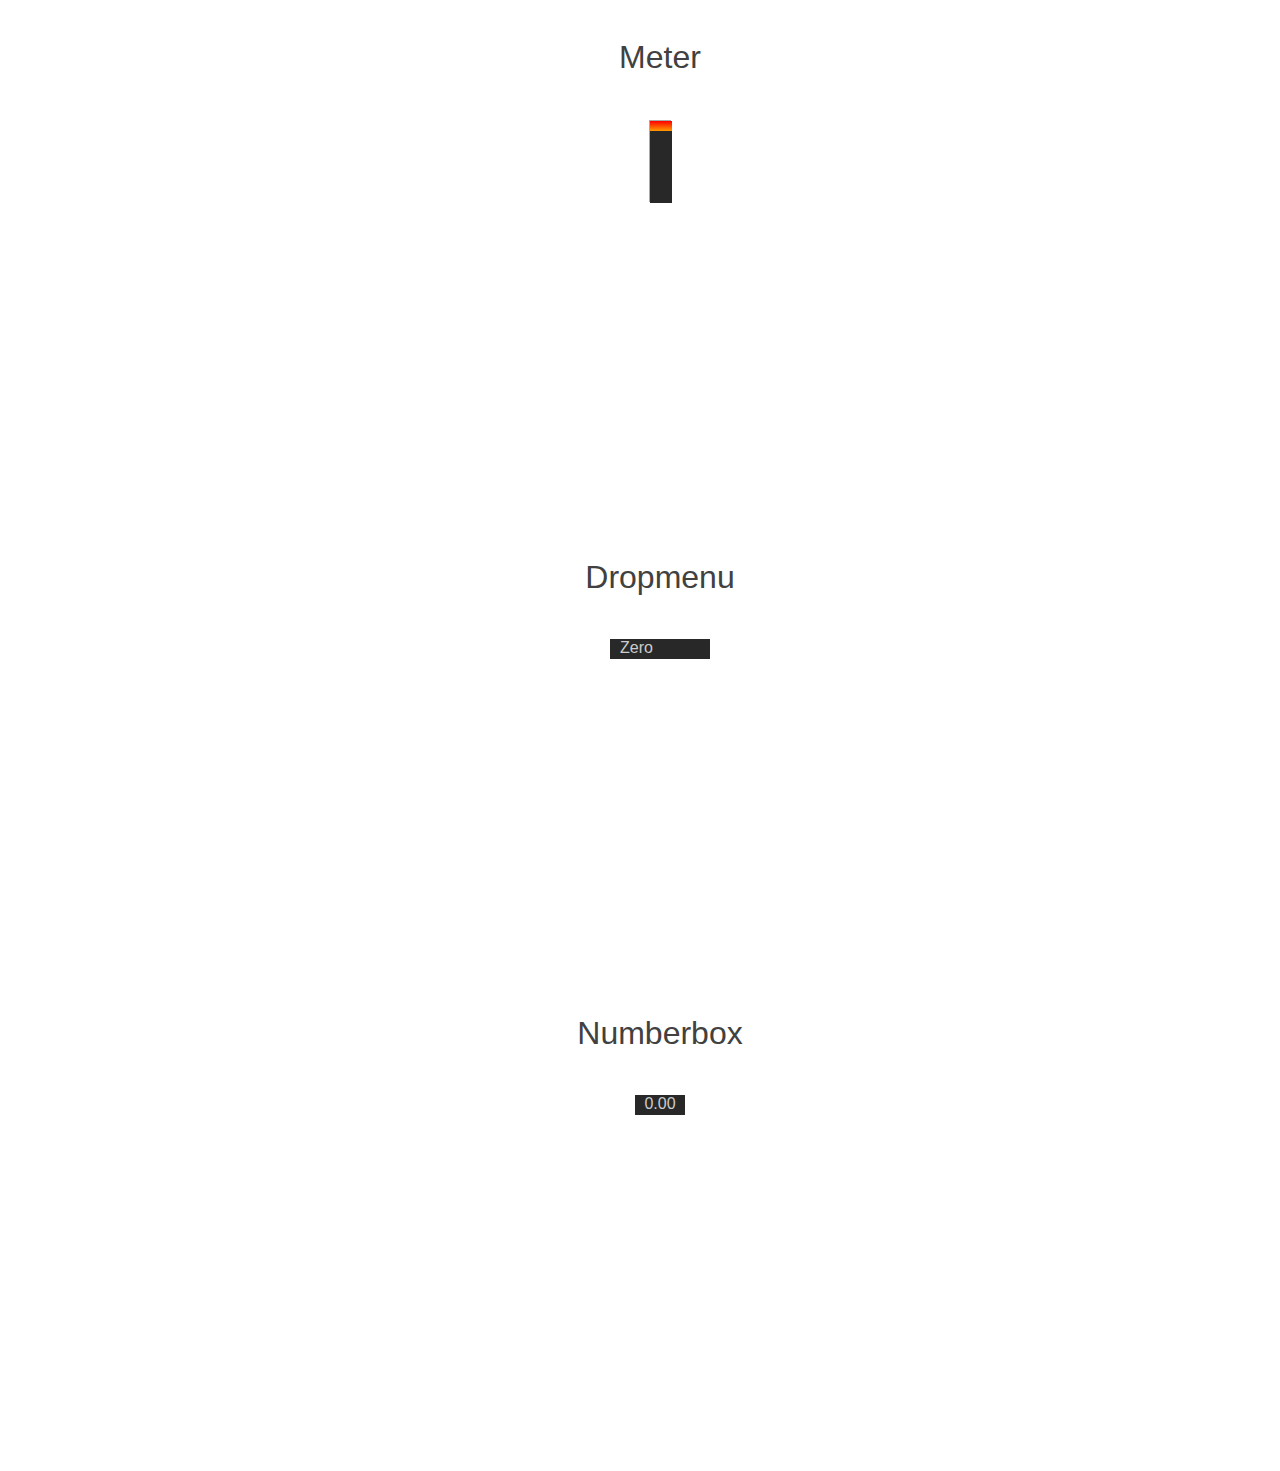
<file: kiteaudio/ui-doc.html>
<!DOCTYPE html>
<html lang="en">

<head>
    <meta charset="UTF-8">
    <meta name="viewport" content="width=device-width, initial-scale=1.0">
    <meta http-equiv="X-UA-Compatible" content="ie=edge">
    <link rel="stylesheet" type="text/css" href="ui-doc.css" />
    <title>KiteAudio UI - Widgets for WebAudio Applications</title>
</head>

<body>

    <!-- ====================================================================================== -->
    <!-- HEADER/HERO -->
    <!-- ====================================================================================== -->

    <header>
        <h1>
            <span class="highlight">KitAudio</span> UI</h1>
        <h1>JS UI Library for
            <span class="highlight">Web Audio</span> Applications</h1>
        <nav>
            <ul>
                <li>
                    <a href="dev-doc/index.html" target="_blank">Doc (Dev)</a>
                </li>
                |
                <li>
                    <a href="">Source</a>
                </li>
            </ul>
        </nav>
    </header>

    <!-- ====================================================================================== -->
    <!-- UI BLOCK -->
    <!-- ====================================================================================== -->

    <div id="ui-block">     
        <ul id="widget-list">
            <header>
                <h1> Elements </h1>
            </header>

            <!-- KEYBOARD -->
            <li>
                <header>
                    <label class="widget-label"> Keyboard </label>
                </header>

                <div class="widget-block">
                    <div id="keyboard" class="widget"></div>
                    <div class="widget-display" id="keyboard-display"></div>
                </div>

                <!--
                <footer>
                    <div class="details-toggle">show details</div>
                        <div class="details">
                            Widget representing a piano keyboard.
                        </div>
                </footer>
                -->
            </li>

            <!-- ENVELOPE GRAPH -->
            <li>
                <header>
                    <label class="widget-label"> Graph </label>
                </header>

                <div class="widget-block">
                    <div id="graph" class="widget"></div>
                    <div class="widget-display" id="graph-display"></div>
                </div>

                <!--
                <footer>
                    <div class="details-toggle">show details</div>
                    <div class="details">
                        Widget representing a graph.
                    </div>
                </footer>
                -->
            </li>

            <!-- MULTISLIDER -->
            <li>
                <header>
                    <label class="widget-label"> Multislider </label>
                </header>

                <div class="widget-block">
                    <div id="multislider" class="widget"></div>
                    <div class="widget-display" id="multislider-display"></div>
                </div>

                <!--
                <footer>
                    <div class="details-toggle">show details</div>
                    <div class="details">
                        Widget representing a multislider.
                    </div>
                </footer>
                -->
            </li>

            <!-- DIAL -->
            <li>
                <header>
                    <label class="widget-label"> Dial </label>
                </header>

                <div class="widget-block">
                    <div id="dial" class="widget"></div>
                    <div class="widget-display" id="dial-display"></div>
                </div>

                <!--
                <footer>
                    <div class="details-toggle">show details</div>
                    <div class="details">
                        Widget representing a dial.
                    </div>
                </footer>
                -->
            </li>

            <!-- SLIDER -->
            <li>
                <header>
                    <label class="widget-label"> Slider </label>
                </header>

                <div class="widget-block">
                    <div id="slider" class="widget"></div>
                    <div class="widget-display" id="slider-display"></div>
                </div>

                <!--
                <footer>
                    <div class="details-toggle">show details</div>
                    <div class="details">
                        Widget representing a slider.
                    </div>
                </footer>
                -->
            </li>

            <!-- METER -->
            <li>
                <header>
                    <label class="widget-label"> Meter </label>
                </header>

                <div class="widget-block">
                    <div id="meter" class="widget"></div>
                    <div class="widget-display" id="meter-display"></div>
                </div>

                <!--
                <footer>
                    <div class="details-toggle">show details</div>
                    <div class="details">
                        Widget representing a signal meter.
                    </div>
                </footer>
                -->
            </li>

            <!-- DROPMENU -->
            <li>
                <header>
                    <label class="widget-label"> Dropmenu </label>
                </header>

                <div class="widget-block">
                    <div id="dropmenu" class="widget"></div>
                    <div class="widget-display" id="dropmenu-display"></div>
                </div>

                <!--
                <footer>
                    <div class="details-toggle">show details</div>
                    <div class="details">
                        Widget representing a drop-down menu.
                    </div>
                </footer>
                -->
            </li>

            <!-- NUMBERBOX -->
            <li>
                <header>
                    <label class="widget-label"> Numberbox </label>
                </header>

                <div class="widget-block">
                    <div id="numberbox" class="widget"></div>
                    <div class="widget-display" id="numberbox-display"></div>
                </div>
                
                <!--
                <footer>
                    <div class="details-toggle">show details</div>
                    <div class="details">
                        Widget representing a numberbox.
                    </div>
                </footer>
                -->
            </li>

        </ul>
    </div>

    <script src="ui-doc-bundle.js"></script>
    </ul>
</body>

</html>
</file>
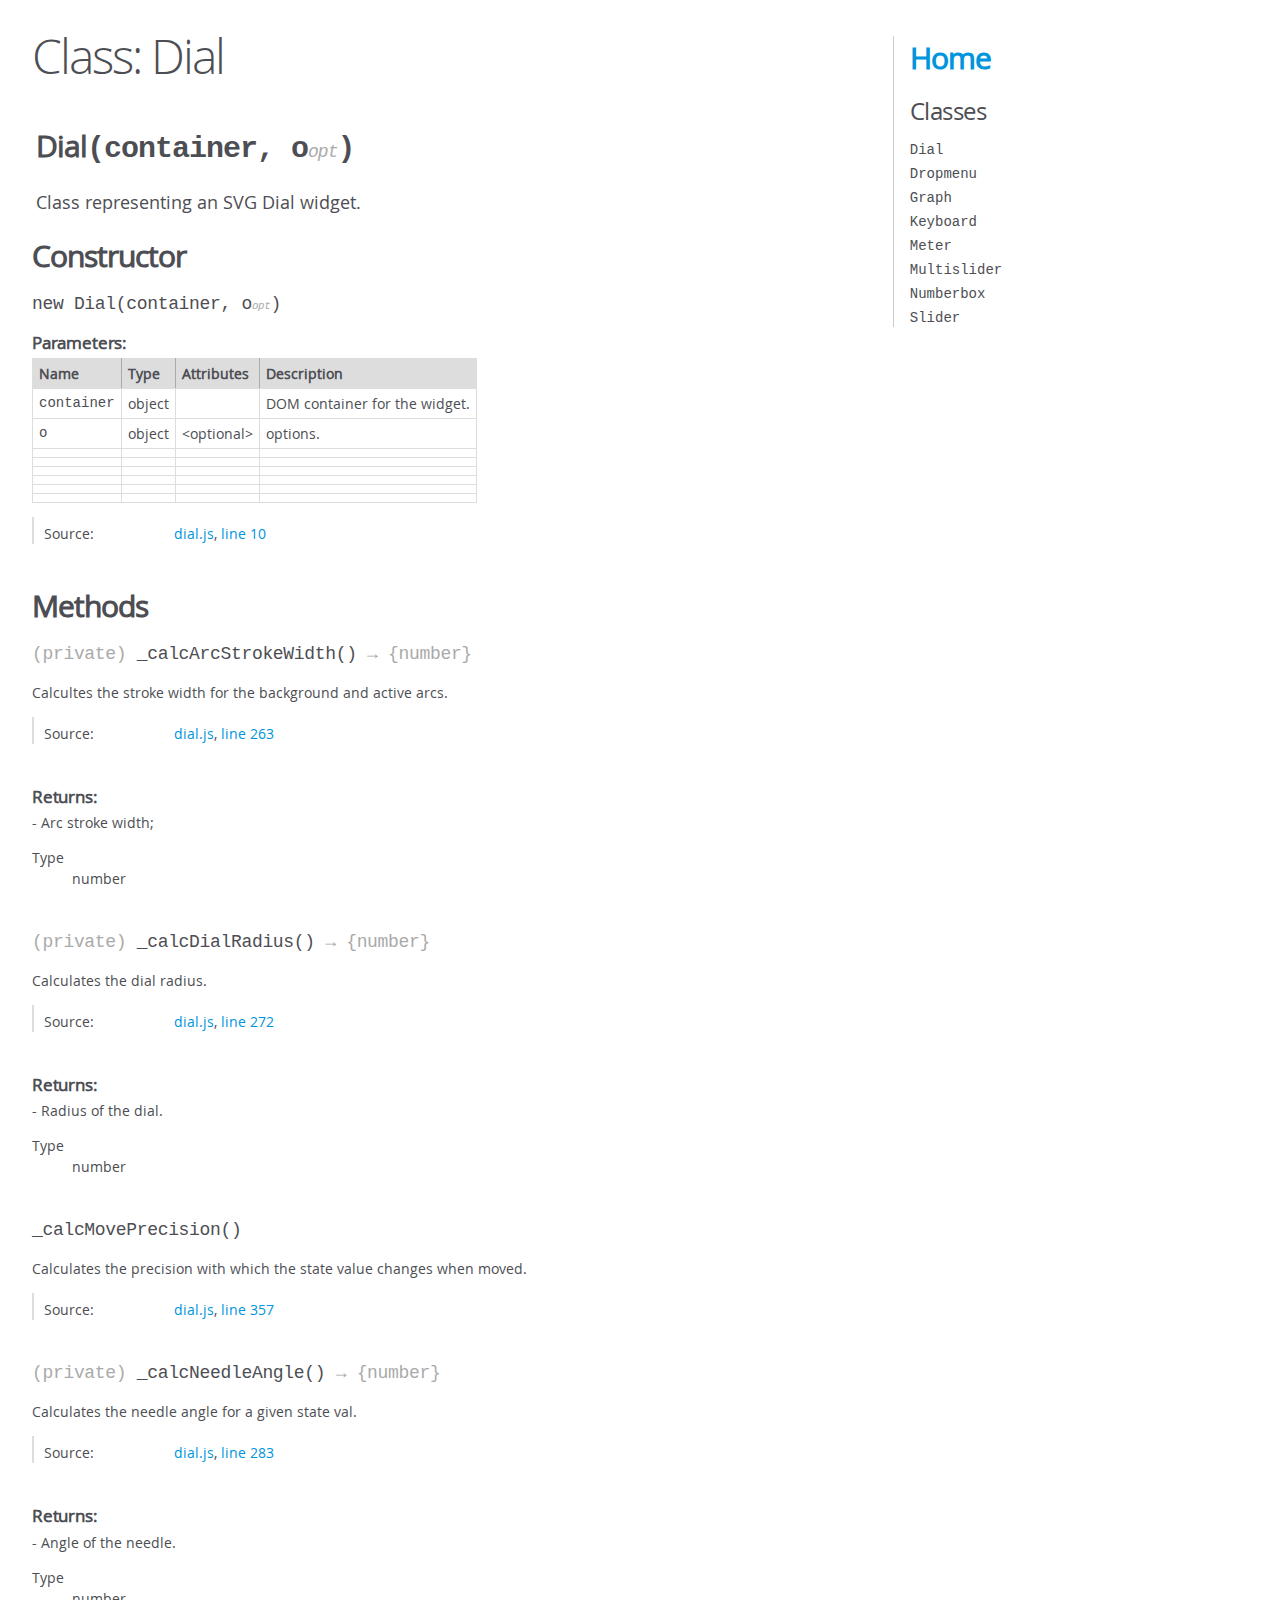
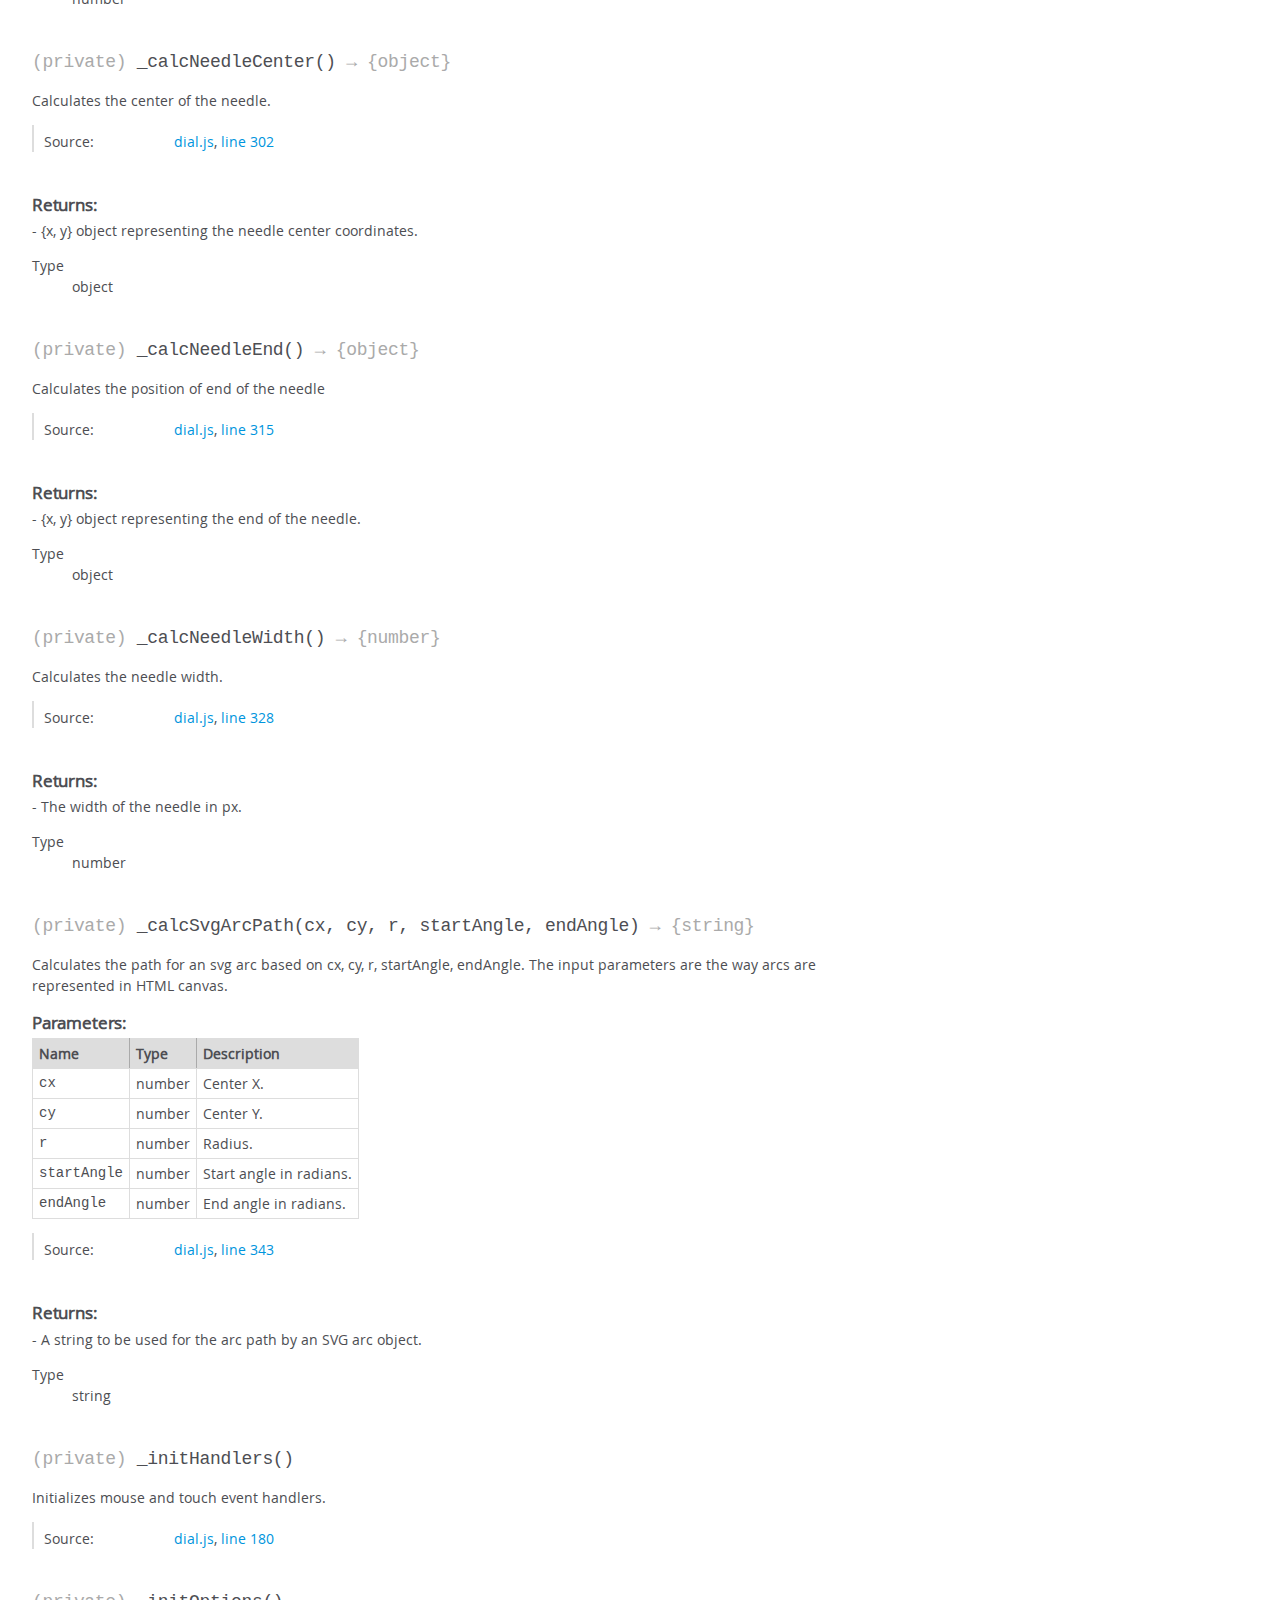
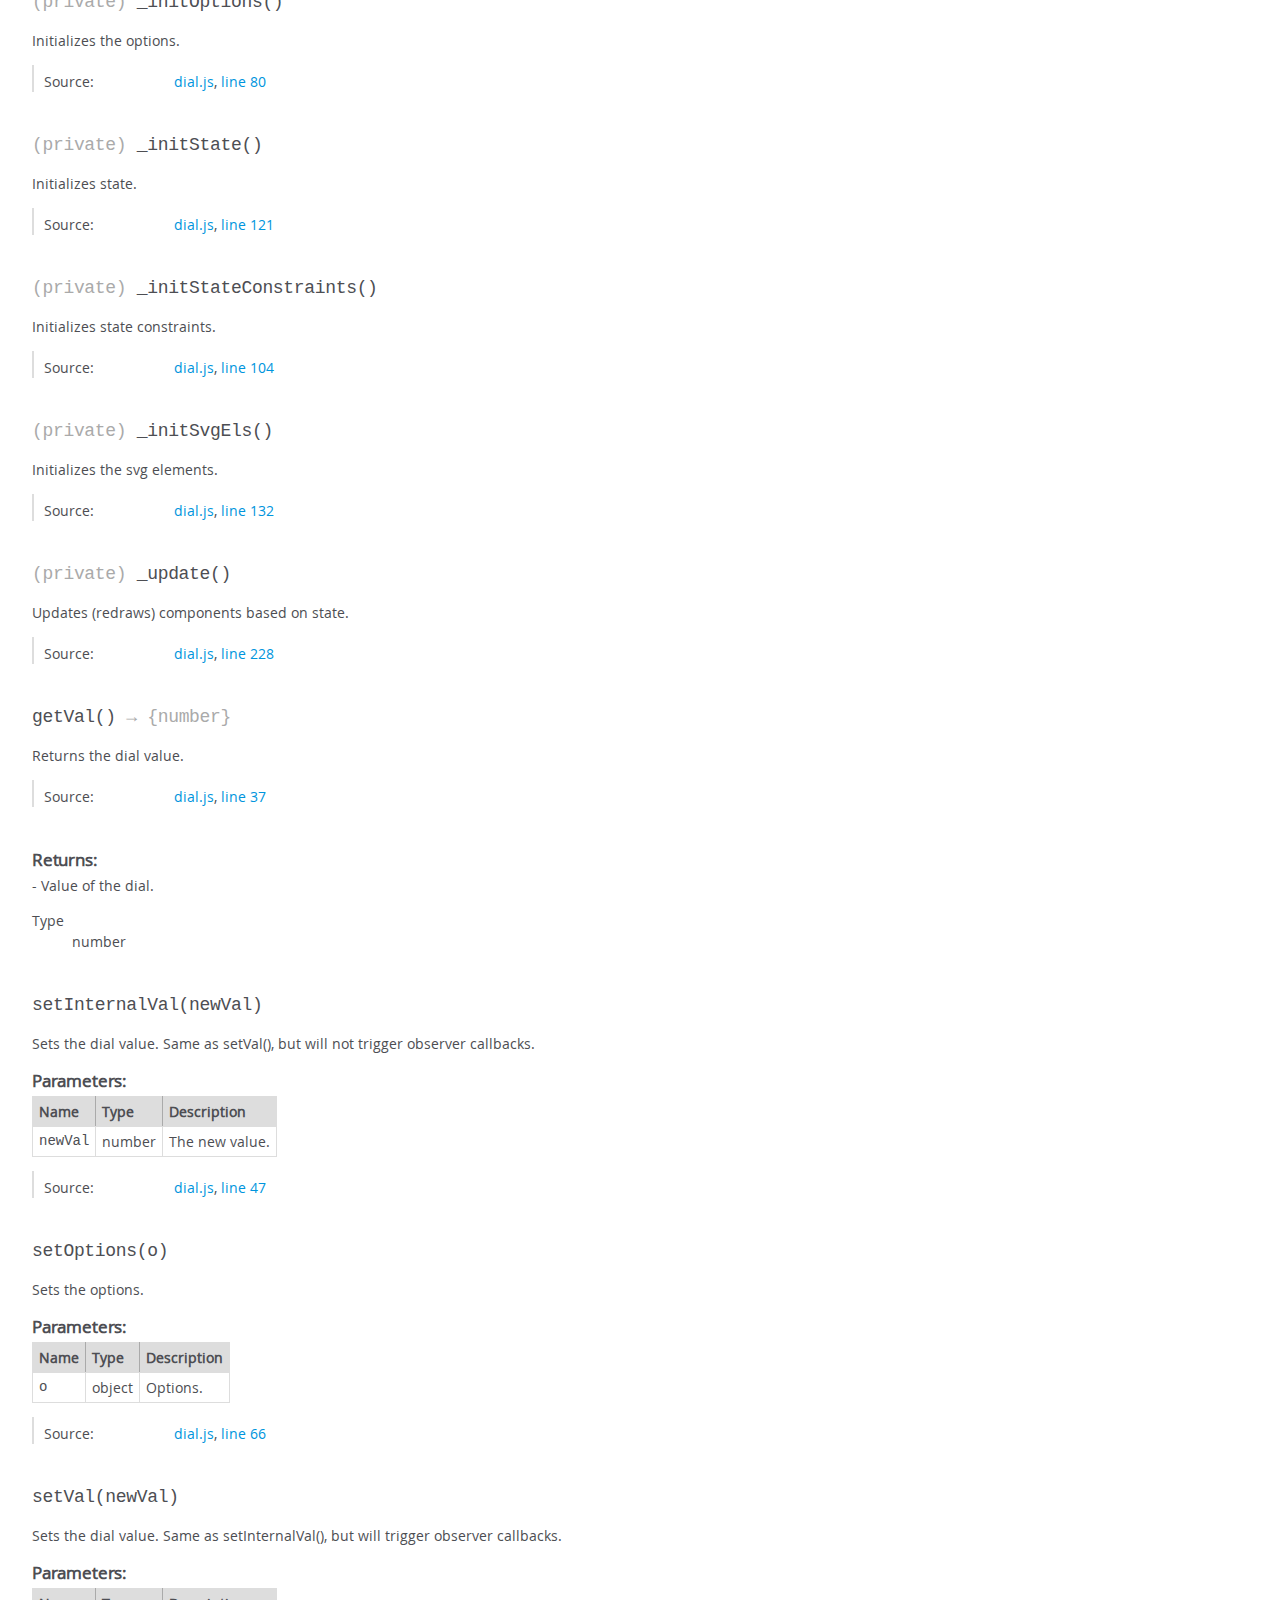
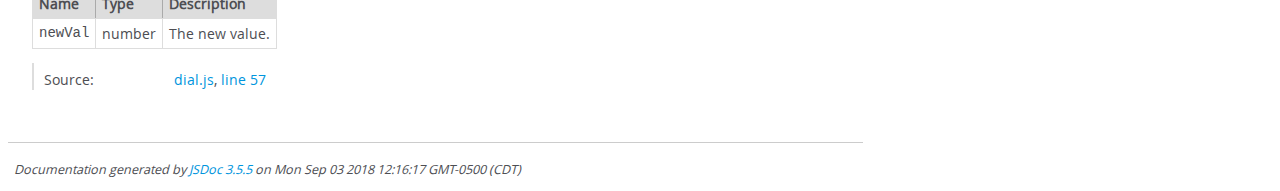
<file: kiteaudio-demo/dev-doc/Dial.html>
<!DOCTYPE html>
<html lang="en">
<head>
    <meta charset="utf-8">
    <title>JSDoc: Class: Dial</title>

    <script src="scripts/prettify/prettify.js"> </script>
    <script src="scripts/prettify/lang-css.js"> </script>
    <!--[if lt IE 9]>
      <script src="//html5shiv.googlecode.com/svn/trunk/html5.js"></script>
    <![endif]-->
    <link type="text/css" rel="stylesheet" href="styles/prettify-tomorrow.css">
    <link type="text/css" rel="stylesheet" href="styles/jsdoc-default.css">
</head>

<body>

<div id="main">

    <h1 class="page-title">Class: Dial</h1>

    




<section>

<header>
    
        <h2><span class="attribs"><span class="type-signature"></span></span>Dial<span class="signature">(container, o<span class="signature-attributes">opt</span>)</span><span class="type-signature"></span></h2>
        
            <div class="class-description">Class representing an SVG Dial widget.</div>
        
    
</header>

<article>
    <div class="container-overview">
    
        

    
    <h2>Constructor</h2>
    

    
    <h4 class="name" id="Dial"><span class="type-signature"></span>new Dial<span class="signature">(container, o<span class="signature-attributes">opt</span>)</span><span class="type-signature"></span></h4>
    

    











    <h5>Parameters:</h5>
    

<table class="params">
    <thead>
    <tr>
        
        <th>Name</th>
        

        <th>Type</th>

        
        <th>Attributes</th>
        

        

        <th class="last">Description</th>
    </tr>
    </thead>

    <tbody>
    

        <tr>
            
                <td class="name"><code>container</code></td>
            

            <td class="type">
            
                
<span class="param-type">object</span>


            
            </td>

            
                <td class="attributes">
                

                

                
                </td>
            

            

            <td class="description last">DOM container for the widget.</td>
        </tr>

    

        <tr>
            
                <td class="name"><code>o</code></td>
            

            <td class="type">
            
                
<span class="param-type">object</span>


            
            </td>

            
                <td class="attributes">
                
                    &lt;optional><br>
                

                

                
                </td>
            

            

            <td class="description last">options.</td>
        </tr>

    

        <tr>
            
                <td class="name"><code></code></td>
            

            <td class="type">
            
            </td>

            
                <td class="attributes">
                

                

                
                </td>
            

            

            <td class="description last"></td>
        </tr>

    

        <tr>
            
                <td class="name"><code></code></td>
            

            <td class="type">
            
            </td>

            
                <td class="attributes">
                

                

                
                </td>
            

            

            <td class="description last"></td>
        </tr>

    

        <tr>
            
                <td class="name"><code></code></td>
            

            <td class="type">
            
            </td>

            
                <td class="attributes">
                

                

                
                </td>
            

            

            <td class="description last"></td>
        </tr>

    

        <tr>
            
                <td class="name"><code></code></td>
            

            <td class="type">
            
            </td>

            
                <td class="attributes">
                

                

                
                </td>
            

            

            <td class="description last"></td>
        </tr>

    

        <tr>
            
                <td class="name"><code></code></td>
            

            <td class="type">
            
            </td>

            
                <td class="attributes">
                

                

                
                </td>
            

            

            <td class="description last"></td>
        </tr>

    

        <tr>
            
                <td class="name"><code></code></td>
            

            <td class="type">
            
            </td>

            
                <td class="attributes">
                

                

                
                </td>
            

            

            <td class="description last"></td>
        </tr>

    
    </tbody>
</table>






<dl class="details">

    

    

    

    

    

    

    

    

    

    

    

    

    
    <dt class="tag-source">Source:</dt>
    <dd class="tag-source"><ul class="dummy"><li>
        <a href="dial.js.html">dial.js</a>, <a href="dial.js.html#line10">line 10</a>
    </li></ul></dd>
    

    

    

    
</dl>


















    
    </div>

    

    

    

    

    

    

    

    
        <h3 class="subsection-title">Methods</h3>

        
            

    

    
    <h4 class="name" id="_calcArcStrokeWidth"><span class="type-signature">(private) </span>_calcArcStrokeWidth<span class="signature">()</span><span class="type-signature"> &rarr; {number}</span></h4>
    

    



<div class="description">
    Calcultes the stroke width for the background and active arcs.
</div>













<dl class="details">

    

    

    

    

    

    

    

    

    

    

    

    

    
    <dt class="tag-source">Source:</dt>
    <dd class="tag-source"><ul class="dummy"><li>
        <a href="dial.js.html">dial.js</a>, <a href="dial.js.html#line263">line 263</a>
    </li></ul></dd>
    

    

    

    
</dl>













<h5>Returns:</h5>

        
<div class="param-desc">
    - Arc stroke width;
</div>



<dl>
    <dt>
        Type
    </dt>
    <dd>
        
<span class="param-type">number</span>


    </dd>
</dl>

    





        
            

    

    
    <h4 class="name" id="_calcDialRadius"><span class="type-signature">(private) </span>_calcDialRadius<span class="signature">()</span><span class="type-signature"> &rarr; {number}</span></h4>
    

    



<div class="description">
    Calculates the dial radius.
</div>













<dl class="details">

    

    

    

    

    

    

    

    

    

    

    

    

    
    <dt class="tag-source">Source:</dt>
    <dd class="tag-source"><ul class="dummy"><li>
        <a href="dial.js.html">dial.js</a>, <a href="dial.js.html#line272">line 272</a>
    </li></ul></dd>
    

    

    

    
</dl>













<h5>Returns:</h5>

        
<div class="param-desc">
    - Radius of the dial.
</div>



<dl>
    <dt>
        Type
    </dt>
    <dd>
        
<span class="param-type">number</span>


    </dd>
</dl>

    





        
            

    

    
    <h4 class="name" id="_calcMovePrecision"><span class="type-signature"></span>_calcMovePrecision<span class="signature">()</span><span class="type-signature"></span></h4>
    

    



<div class="description">
    Calculates the precision with which the state value changes when moved.
</div>













<dl class="details">

    

    

    

    

    

    

    

    

    

    

    

    

    
    <dt class="tag-source">Source:</dt>
    <dd class="tag-source"><ul class="dummy"><li>
        <a href="dial.js.html">dial.js</a>, <a href="dial.js.html#line357">line 357</a>
    </li></ul></dd>
    

    

    

    
</dl>


















        
            

    

    
    <h4 class="name" id="_calcNeedleAngle"><span class="type-signature">(private) </span>_calcNeedleAngle<span class="signature">()</span><span class="type-signature"> &rarr; {number}</span></h4>
    

    



<div class="description">
    Calculates the needle angle for a given state val.
</div>













<dl class="details">

    

    

    

    

    

    

    

    

    

    

    

    

    
    <dt class="tag-source">Source:</dt>
    <dd class="tag-source"><ul class="dummy"><li>
        <a href="dial.js.html">dial.js</a>, <a href="dial.js.html#line283">line 283</a>
    </li></ul></dd>
    

    

    

    
</dl>













<h5>Returns:</h5>

        
<div class="param-desc">
    - Angle of the needle.
</div>



<dl>
    <dt>
        Type
    </dt>
    <dd>
        
<span class="param-type">number</span>


    </dd>
</dl>

    





        
            

    

    
    <h4 class="name" id="_calcNeedleCenter"><span class="type-signature">(private) </span>_calcNeedleCenter<span class="signature">()</span><span class="type-signature"> &rarr; {object}</span></h4>
    

    



<div class="description">
    Calculates the center of the needle.
</div>













<dl class="details">

    

    

    

    

    

    

    

    

    

    

    

    

    
    <dt class="tag-source">Source:</dt>
    <dd class="tag-source"><ul class="dummy"><li>
        <a href="dial.js.html">dial.js</a>, <a href="dial.js.html#line302">line 302</a>
    </li></ul></dd>
    

    

    

    
</dl>













<h5>Returns:</h5>

        
<div class="param-desc">
    - {x, y} object representing the needle center coordinates.
</div>



<dl>
    <dt>
        Type
    </dt>
    <dd>
        
<span class="param-type">object</span>


    </dd>
</dl>

    





        
            

    

    
    <h4 class="name" id="_calcNeedleEnd"><span class="type-signature">(private) </span>_calcNeedleEnd<span class="signature">()</span><span class="type-signature"> &rarr; {object}</span></h4>
    

    



<div class="description">
    Calculates the position of end of the needle
</div>













<dl class="details">

    

    

    

    

    

    

    

    

    

    

    

    

    
    <dt class="tag-source">Source:</dt>
    <dd class="tag-source"><ul class="dummy"><li>
        <a href="dial.js.html">dial.js</a>, <a href="dial.js.html#line315">line 315</a>
    </li></ul></dd>
    

    

    

    
</dl>













<h5>Returns:</h5>

        
<div class="param-desc">
    - {x, y} object representing the end of the needle.
</div>



<dl>
    <dt>
        Type
    </dt>
    <dd>
        
<span class="param-type">object</span>


    </dd>
</dl>

    





        
            

    

    
    <h4 class="name" id="_calcNeedleWidth"><span class="type-signature">(private) </span>_calcNeedleWidth<span class="signature">()</span><span class="type-signature"> &rarr; {number}</span></h4>
    

    



<div class="description">
    Calculates the needle width.
</div>













<dl class="details">

    

    

    

    

    

    

    

    

    

    

    

    

    
    <dt class="tag-source">Source:</dt>
    <dd class="tag-source"><ul class="dummy"><li>
        <a href="dial.js.html">dial.js</a>, <a href="dial.js.html#line328">line 328</a>
    </li></ul></dd>
    

    

    

    
</dl>













<h5>Returns:</h5>

        
<div class="param-desc">
    - The width of the needle in px.
</div>



<dl>
    <dt>
        Type
    </dt>
    <dd>
        
<span class="param-type">number</span>


    </dd>
</dl>

    





        
            

    

    
    <h4 class="name" id="_calcSvgArcPath"><span class="type-signature">(private) </span>_calcSvgArcPath<span class="signature">(cx, cy, r, startAngle, endAngle)</span><span class="type-signature"> &rarr; {string}</span></h4>
    

    



<div class="description">
    Calculates the path for an svg arc based on cx, cy, r, startAngle, endAngle.
The input parameters are the way arcs are represented in HTML canvas.
</div>









    <h5>Parameters:</h5>
    

<table class="params">
    <thead>
    <tr>
        
        <th>Name</th>
        

        <th>Type</th>

        

        

        <th class="last">Description</th>
    </tr>
    </thead>

    <tbody>
    

        <tr>
            
                <td class="name"><code>cx</code></td>
            

            <td class="type">
            
                
<span class="param-type">number</span>


            
            </td>

            

            

            <td class="description last">Center X.</td>
        </tr>

    

        <tr>
            
                <td class="name"><code>cy</code></td>
            

            <td class="type">
            
                
<span class="param-type">number</span>


            
            </td>

            

            

            <td class="description last">Center Y.</td>
        </tr>

    

        <tr>
            
                <td class="name"><code>r</code></td>
            

            <td class="type">
            
                
<span class="param-type">number</span>


            
            </td>

            

            

            <td class="description last">Radius.</td>
        </tr>

    

        <tr>
            
                <td class="name"><code>startAngle</code></td>
            

            <td class="type">
            
                
<span class="param-type">number</span>


            
            </td>

            

            

            <td class="description last">Start angle in radians.</td>
        </tr>

    

        <tr>
            
                <td class="name"><code>endAngle</code></td>
            

            <td class="type">
            
                
<span class="param-type">number</span>


            
            </td>

            

            

            <td class="description last">End angle in radians.</td>
        </tr>

    
    </tbody>
</table>






<dl class="details">

    

    

    

    

    

    

    

    

    

    

    

    

    
    <dt class="tag-source">Source:</dt>
    <dd class="tag-source"><ul class="dummy"><li>
        <a href="dial.js.html">dial.js</a>, <a href="dial.js.html#line343">line 343</a>
    </li></ul></dd>
    

    

    

    
</dl>













<h5>Returns:</h5>

        
<div class="param-desc">
    - A string to be used for the arc path by an SVG arc object.
</div>



<dl>
    <dt>
        Type
    </dt>
    <dd>
        
<span class="param-type">string</span>


    </dd>
</dl>

    





        
            

    

    
    <h4 class="name" id="_initHandlers"><span class="type-signature">(private) </span>_initHandlers<span class="signature">()</span><span class="type-signature"></span></h4>
    

    



<div class="description">
    Initializes mouse and touch event handlers.
</div>













<dl class="details">

    

    

    

    

    

    

    

    

    

    

    

    

    
    <dt class="tag-source">Source:</dt>
    <dd class="tag-source"><ul class="dummy"><li>
        <a href="dial.js.html">dial.js</a>, <a href="dial.js.html#line180">line 180</a>
    </li></ul></dd>
    

    

    

    
</dl>


















        
            

    

    
    <h4 class="name" id="_initOptions"><span class="type-signature">(private) </span>_initOptions<span class="signature">()</span><span class="type-signature"></span></h4>
    

    



<div class="description">
    Initializes the options.
</div>













<dl class="details">

    

    

    

    

    

    

    

    

    

    

    

    

    
    <dt class="tag-source">Source:</dt>
    <dd class="tag-source"><ul class="dummy"><li>
        <a href="dial.js.html">dial.js</a>, <a href="dial.js.html#line80">line 80</a>
    </li></ul></dd>
    

    

    

    
</dl>


















        
            

    

    
    <h4 class="name" id="_initState"><span class="type-signature">(private) </span>_initState<span class="signature">()</span><span class="type-signature"></span></h4>
    

    



<div class="description">
    Initializes state.
</div>













<dl class="details">

    

    

    

    

    

    

    

    

    

    

    

    

    
    <dt class="tag-source">Source:</dt>
    <dd class="tag-source"><ul class="dummy"><li>
        <a href="dial.js.html">dial.js</a>, <a href="dial.js.html#line121">line 121</a>
    </li></ul></dd>
    

    

    

    
</dl>


















        
            

    

    
    <h4 class="name" id="_initStateConstraints"><span class="type-signature">(private) </span>_initStateConstraints<span class="signature">()</span><span class="type-signature"></span></h4>
    

    



<div class="description">
    Initializes state constraints.
</div>













<dl class="details">

    

    

    

    

    

    

    

    

    

    

    

    

    
    <dt class="tag-source">Source:</dt>
    <dd class="tag-source"><ul class="dummy"><li>
        <a href="dial.js.html">dial.js</a>, <a href="dial.js.html#line104">line 104</a>
    </li></ul></dd>
    

    

    

    
</dl>


















        
            

    

    
    <h4 class="name" id="_initSvgEls"><span class="type-signature">(private) </span>_initSvgEls<span class="signature">()</span><span class="type-signature"></span></h4>
    

    



<div class="description">
    Initializes the svg elements.
</div>













<dl class="details">

    

    

    

    

    

    

    

    

    

    

    

    

    
    <dt class="tag-source">Source:</dt>
    <dd class="tag-source"><ul class="dummy"><li>
        <a href="dial.js.html">dial.js</a>, <a href="dial.js.html#line132">line 132</a>
    </li></ul></dd>
    

    

    

    
</dl>


















        
            

    

    
    <h4 class="name" id="_update"><span class="type-signature">(private) </span>_update<span class="signature">()</span><span class="type-signature"></span></h4>
    

    



<div class="description">
    Updates (redraws) components based on state.
</div>













<dl class="details">

    

    

    

    

    

    

    

    

    

    

    

    

    
    <dt class="tag-source">Source:</dt>
    <dd class="tag-source"><ul class="dummy"><li>
        <a href="dial.js.html">dial.js</a>, <a href="dial.js.html#line228">line 228</a>
    </li></ul></dd>
    

    

    

    
</dl>


















        
            

    

    
    <h4 class="name" id="getVal"><span class="type-signature"></span>getVal<span class="signature">()</span><span class="type-signature"> &rarr; {number}</span></h4>
    

    



<div class="description">
    Returns the dial value.
</div>













<dl class="details">

    

    

    

    

    

    

    

    

    

    

    

    

    
    <dt class="tag-source">Source:</dt>
    <dd class="tag-source"><ul class="dummy"><li>
        <a href="dial.js.html">dial.js</a>, <a href="dial.js.html#line37">line 37</a>
    </li></ul></dd>
    

    

    

    
</dl>













<h5>Returns:</h5>

        
<div class="param-desc">
    - Value of the dial.
</div>



<dl>
    <dt>
        Type
    </dt>
    <dd>
        
<span class="param-type">number</span>


    </dd>
</dl>

    





        
            

    

    
    <h4 class="name" id="setInternalVal"><span class="type-signature"></span>setInternalVal<span class="signature">(newVal)</span><span class="type-signature"></span></h4>
    

    



<div class="description">
    Sets the dial value.
Same as setVal(), but will not trigger observer callbacks.
</div>









    <h5>Parameters:</h5>
    

<table class="params">
    <thead>
    <tr>
        
        <th>Name</th>
        

        <th>Type</th>

        

        

        <th class="last">Description</th>
    </tr>
    </thead>

    <tbody>
    

        <tr>
            
                <td class="name"><code>newVal</code></td>
            

            <td class="type">
            
                
<span class="param-type">number</span>


            
            </td>

            

            

            <td class="description last">The new value.</td>
        </tr>

    
    </tbody>
</table>






<dl class="details">

    

    

    

    

    

    

    

    

    

    

    

    

    
    <dt class="tag-source">Source:</dt>
    <dd class="tag-source"><ul class="dummy"><li>
        <a href="dial.js.html">dial.js</a>, <a href="dial.js.html#line47">line 47</a>
    </li></ul></dd>
    

    

    

    
</dl>


















        
            

    

    
    <h4 class="name" id="setOptions"><span class="type-signature"></span>setOptions<span class="signature">(o)</span><span class="type-signature"></span></h4>
    

    



<div class="description">
    Sets the options.
</div>









    <h5>Parameters:</h5>
    

<table class="params">
    <thead>
    <tr>
        
        <th>Name</th>
        

        <th>Type</th>

        

        

        <th class="last">Description</th>
    </tr>
    </thead>

    <tbody>
    

        <tr>
            
                <td class="name"><code>o</code></td>
            

            <td class="type">
            
                
<span class="param-type">object</span>


            
            </td>

            

            

            <td class="description last">Options.</td>
        </tr>

    
    </tbody>
</table>






<dl class="details">

    

    

    

    

    

    

    

    

    

    

    

    

    
    <dt class="tag-source">Source:</dt>
    <dd class="tag-source"><ul class="dummy"><li>
        <a href="dial.js.html">dial.js</a>, <a href="dial.js.html#line66">line 66</a>
    </li></ul></dd>
    

    

    

    
</dl>


















        
            

    

    
    <h4 class="name" id="setVal"><span class="type-signature"></span>setVal<span class="signature">(newVal)</span><span class="type-signature"></span></h4>
    

    



<div class="description">
    Sets the dial value.
Same as setInternalVal(), but will trigger observer callbacks.
</div>









    <h5>Parameters:</h5>
    

<table class="params">
    <thead>
    <tr>
        
        <th>Name</th>
        

        <th>Type</th>

        

        

        <th class="last">Description</th>
    </tr>
    </thead>

    <tbody>
    

        <tr>
            
                <td class="name"><code>newVal</code></td>
            

            <td class="type">
            
                
<span class="param-type">number</span>


            
            </td>

            

            

            <td class="description last">The new value.</td>
        </tr>

    
    </tbody>
</table>






<dl class="details">

    

    

    

    

    

    

    

    

    

    

    

    

    
    <dt class="tag-source">Source:</dt>
    <dd class="tag-source"><ul class="dummy"><li>
        <a href="dial.js.html">dial.js</a>, <a href="dial.js.html#line57">line 57</a>
    </li></ul></dd>
    

    

    

    
</dl>


















        
    

    

    
</article>

</section>




</div>

<nav>
    <h2><a href="index.html">Home</a></h2><h3>Classes</h3><ul><li><a href="Dial.html">Dial</a></li><li><a href="Dropmenu.html">Dropmenu</a></li><li><a href="Graph.html">Graph</a></li><li><a href="Keyboard.html">Keyboard</a></li><li><a href="Meter.html">Meter</a></li><li><a href="Multislider.html">Multislider</a></li><li><a href="Numberbox.html">Numberbox</a></li><li><a href="Slider.html">Slider</a></li></ul>
</nav>

<br class="clear">

<footer>
    Documentation generated by <a href="https://github.com/jsdoc3/jsdoc">JSDoc 3.5.5</a> on Mon Sep 03 2018 12:16:17 GMT-0500 (CDT)
</footer>

<script> prettyPrint(); </script>
<script src="scripts/linenumber.js"> </script>
</body>
</html>
</file>
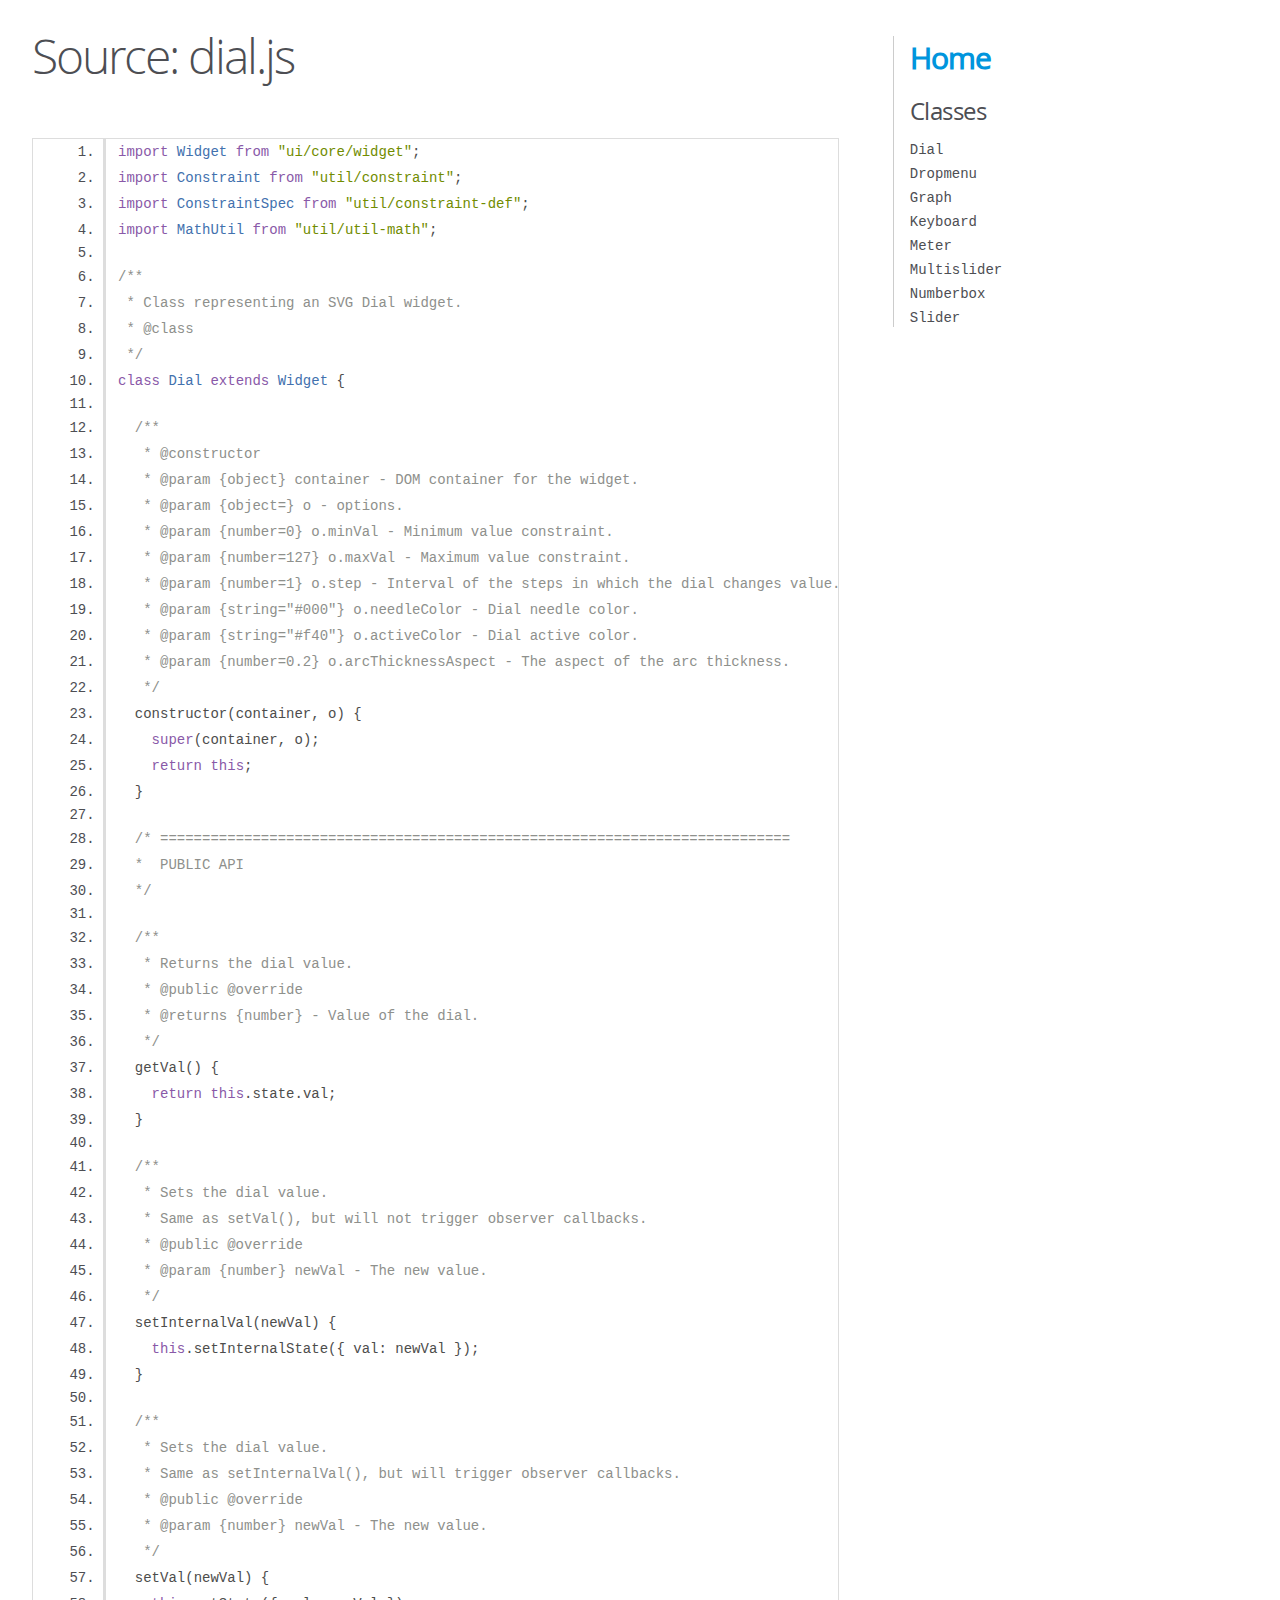
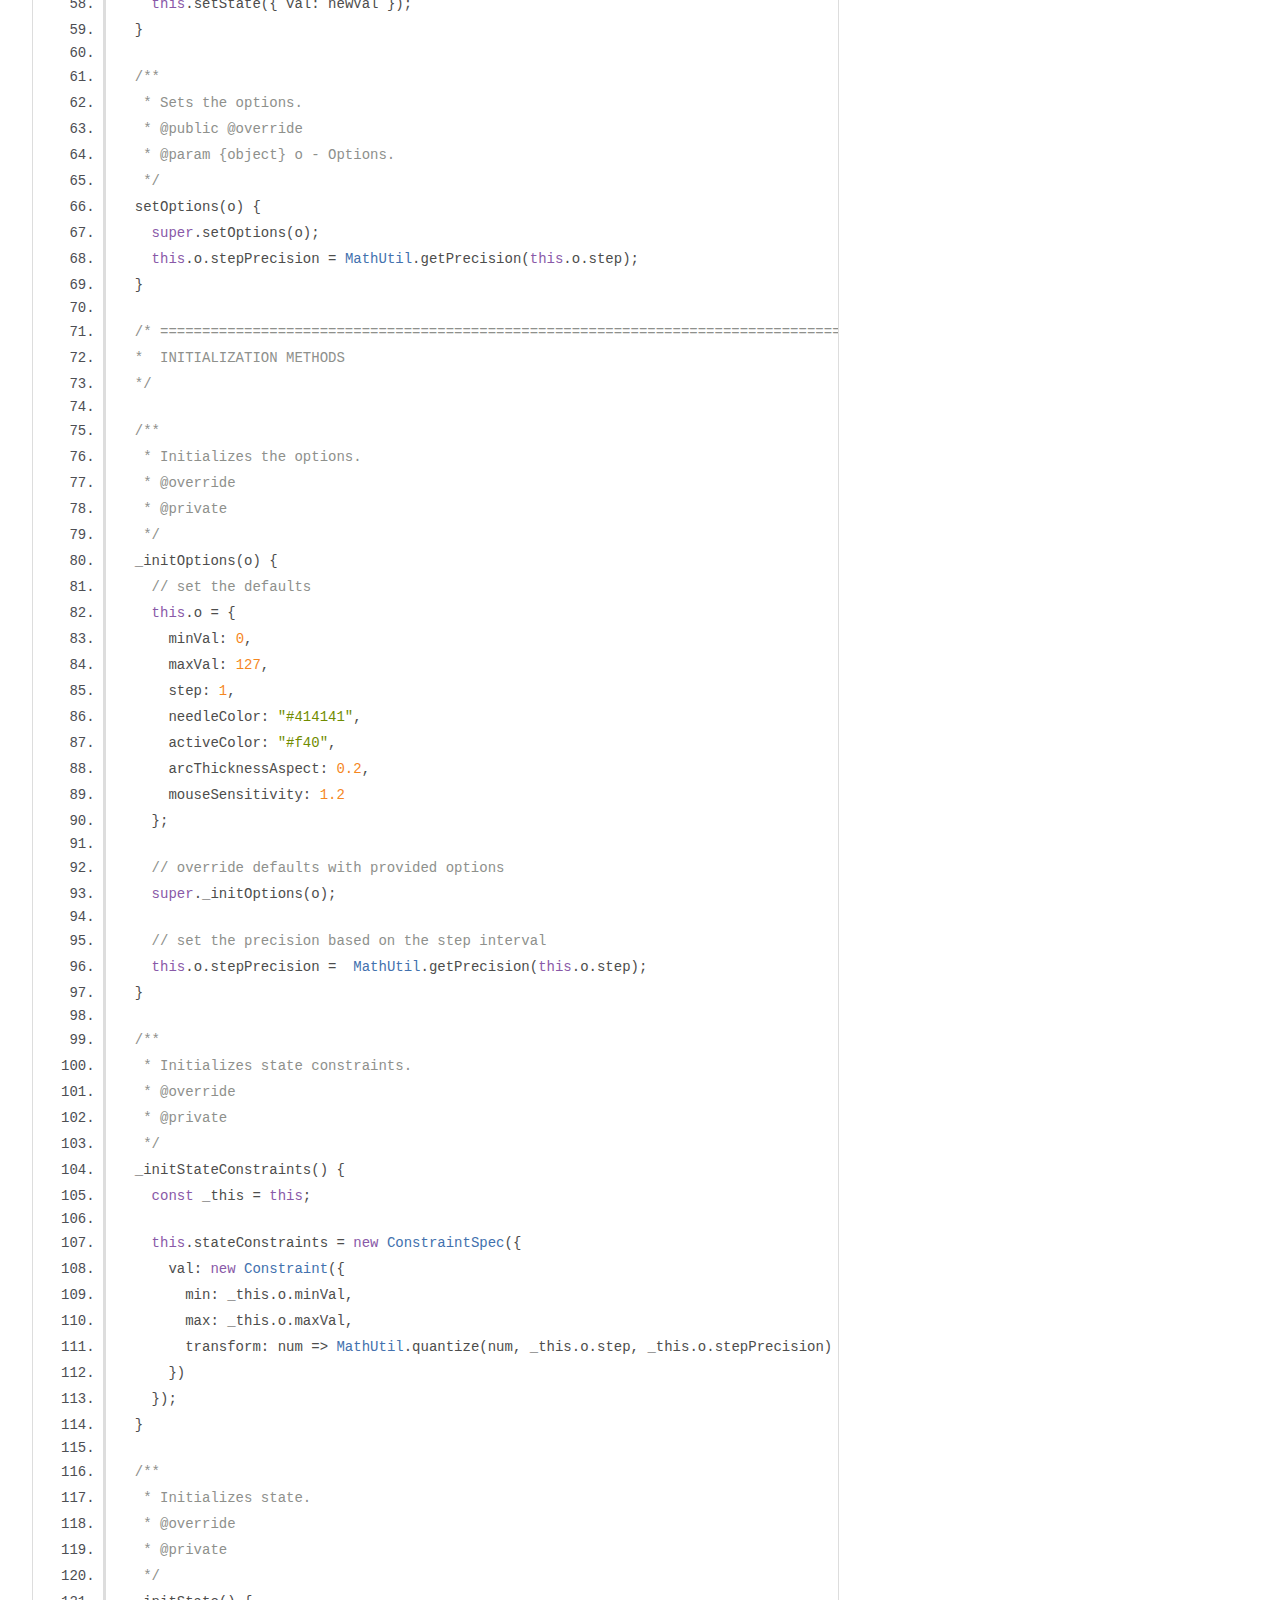
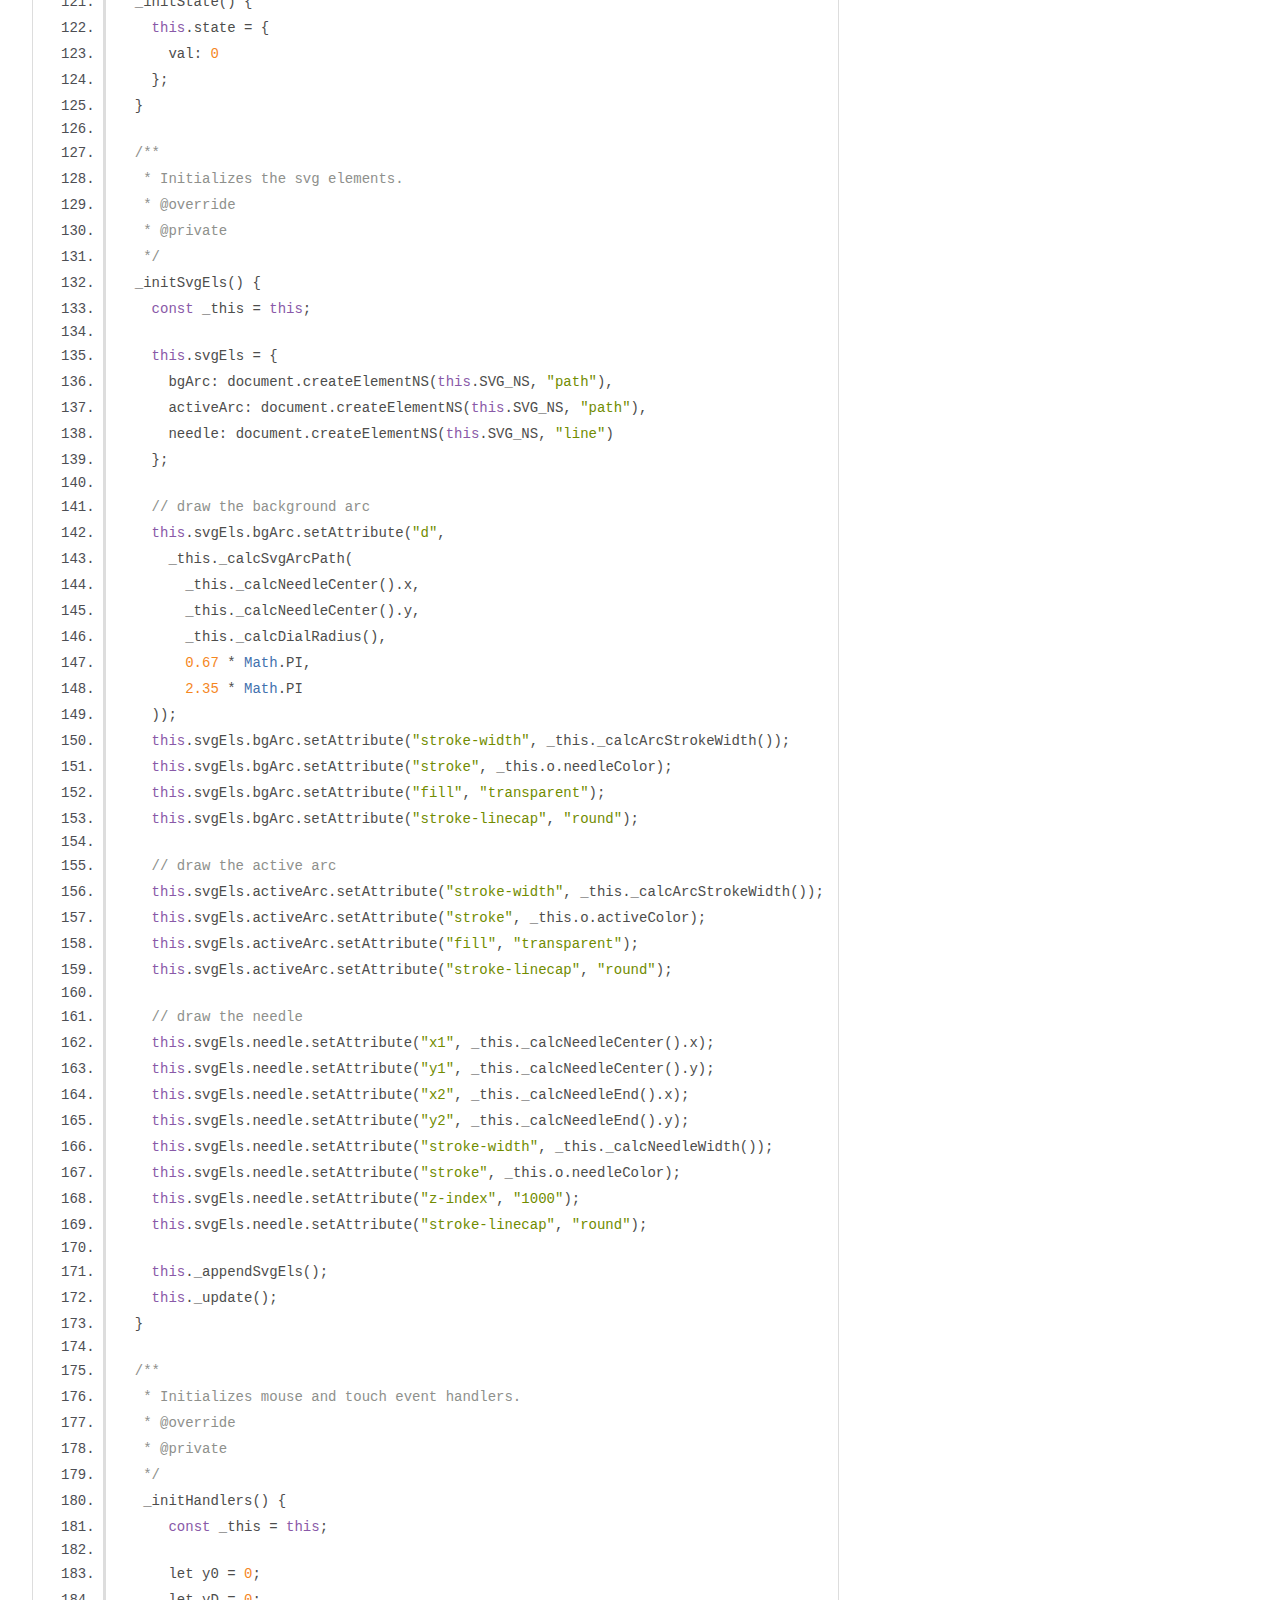
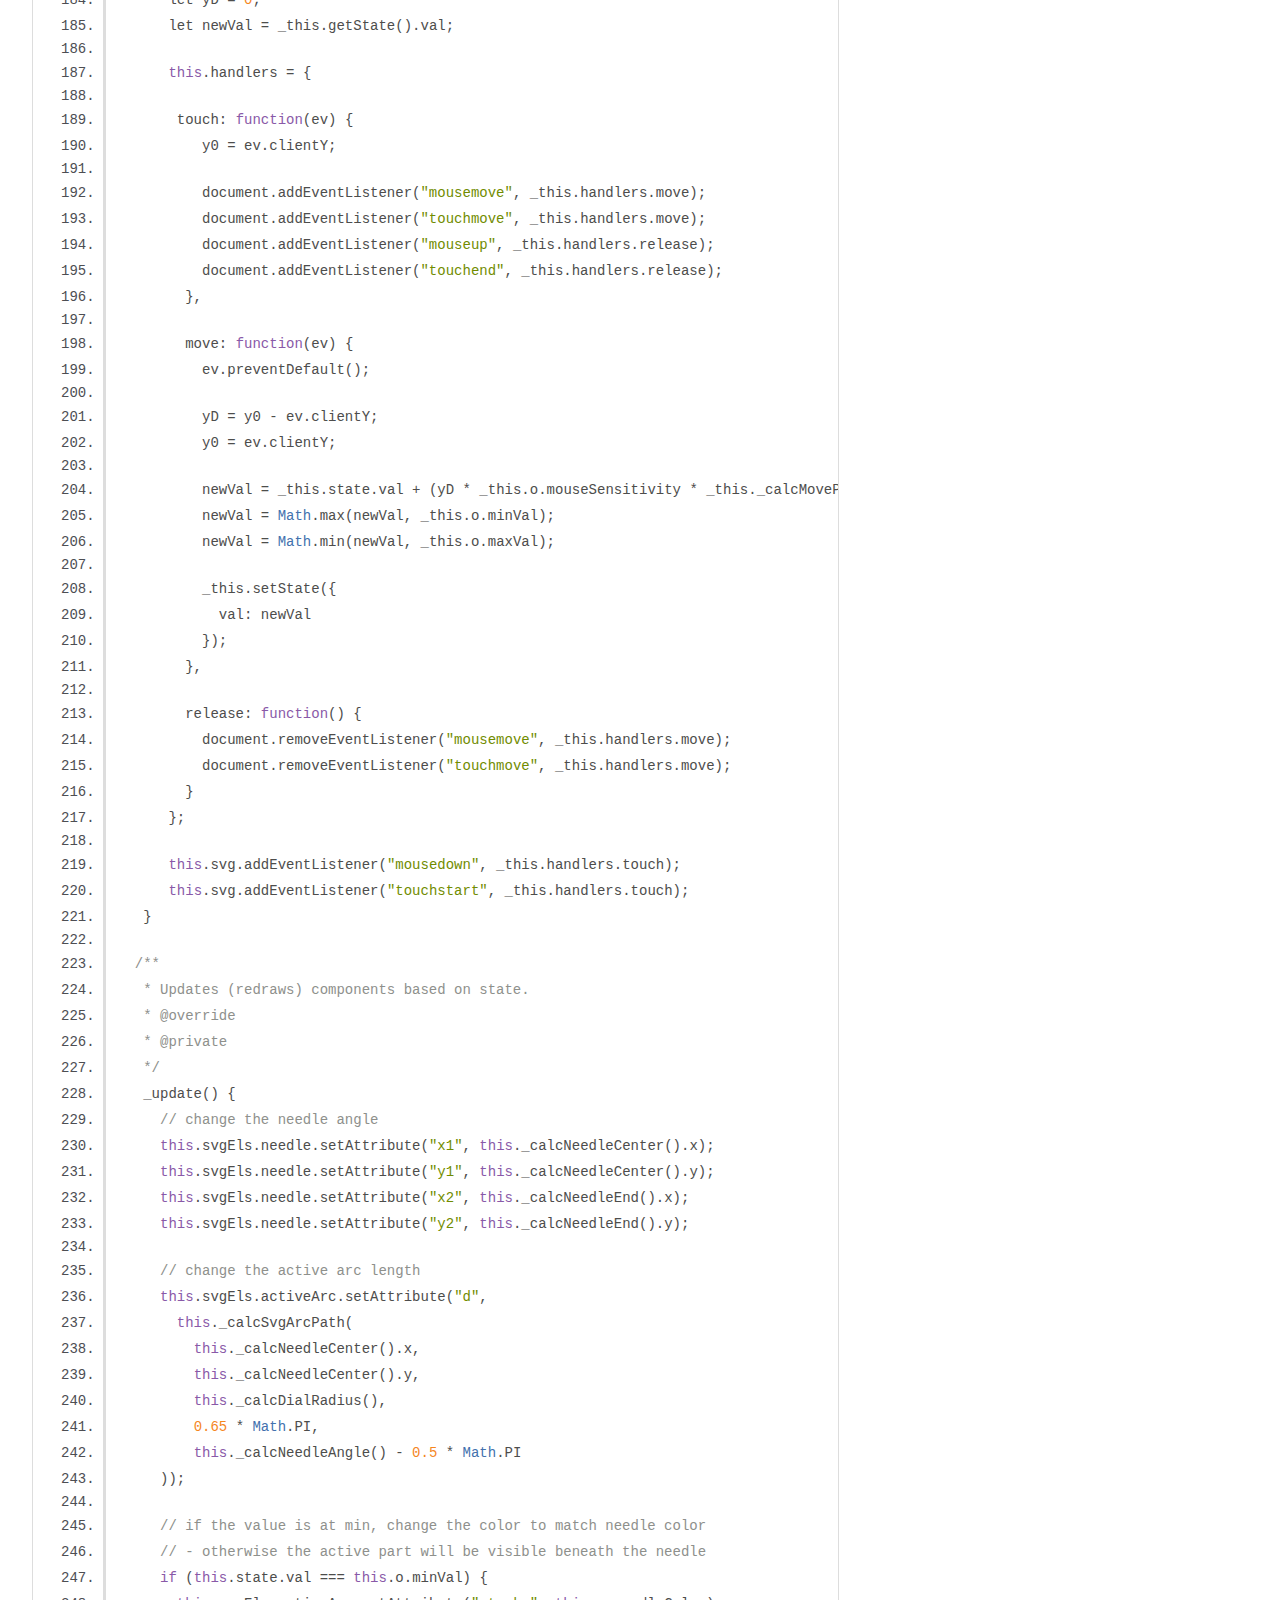
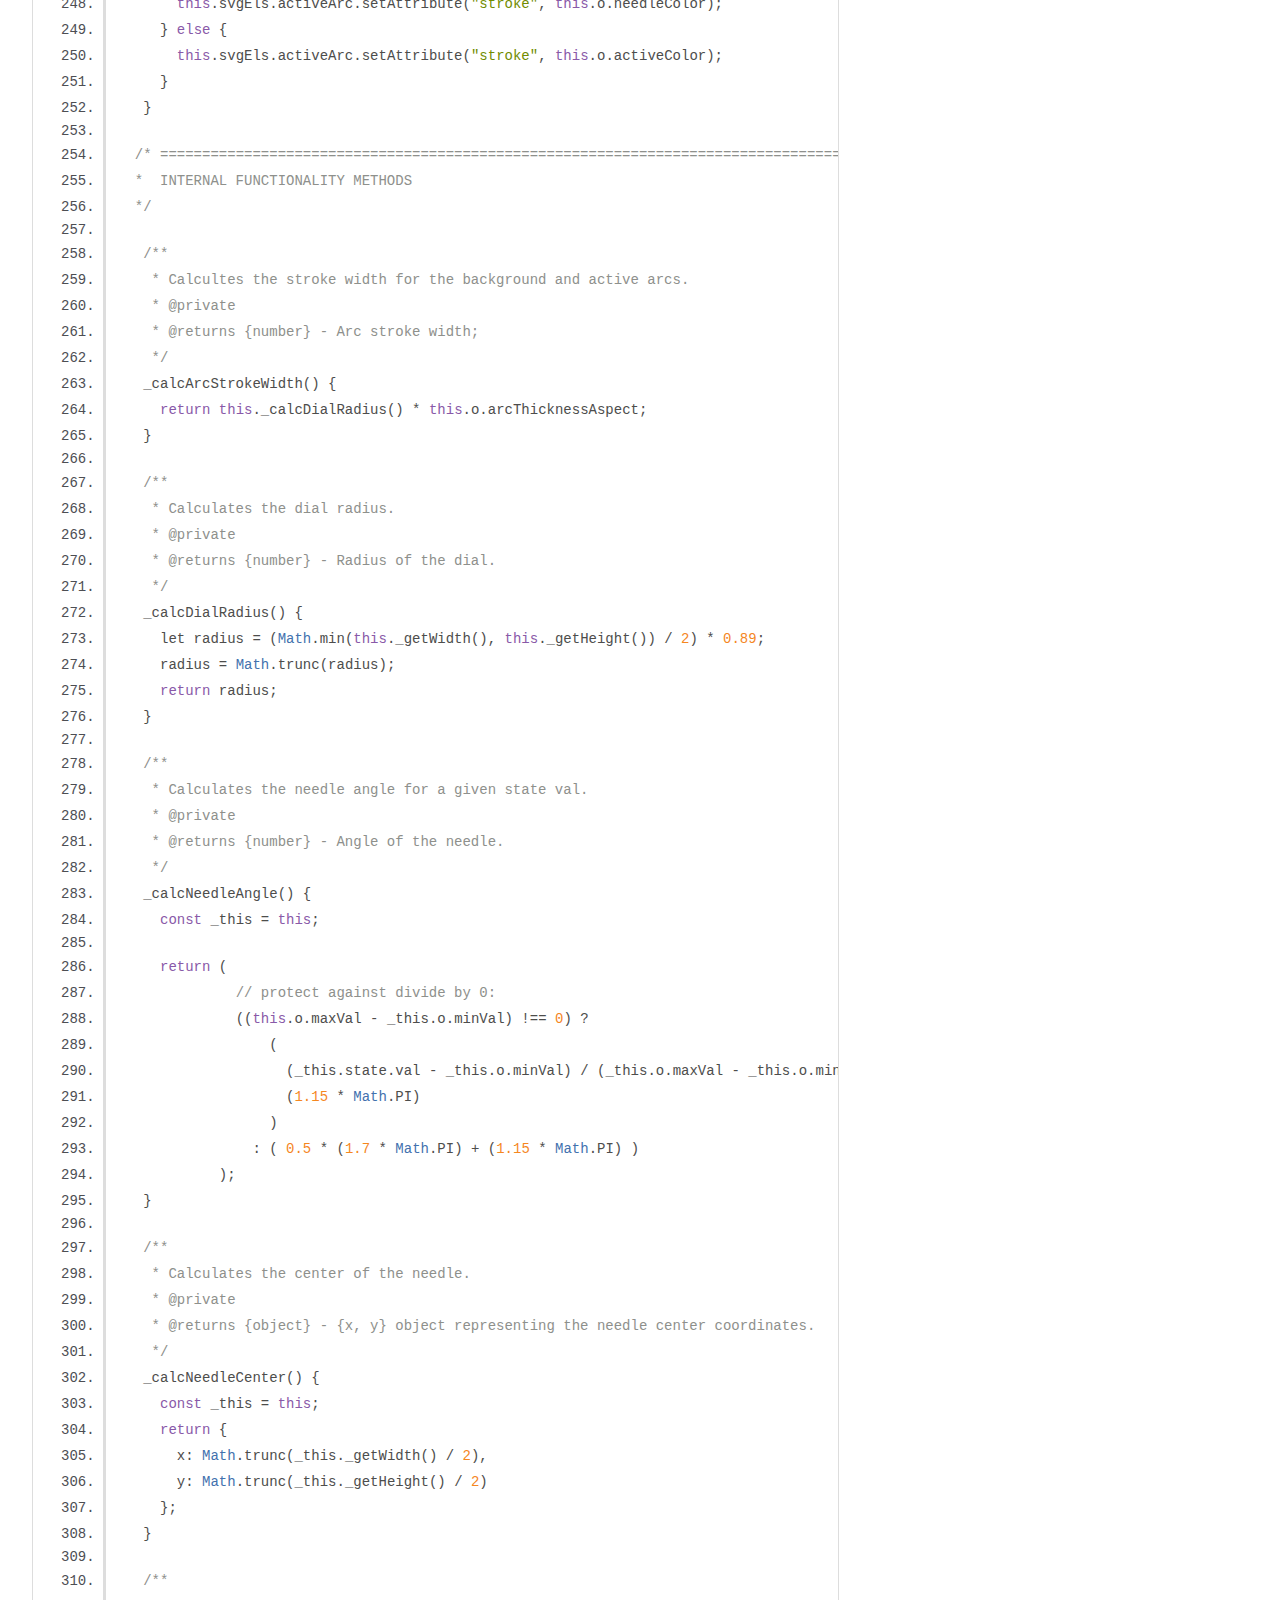
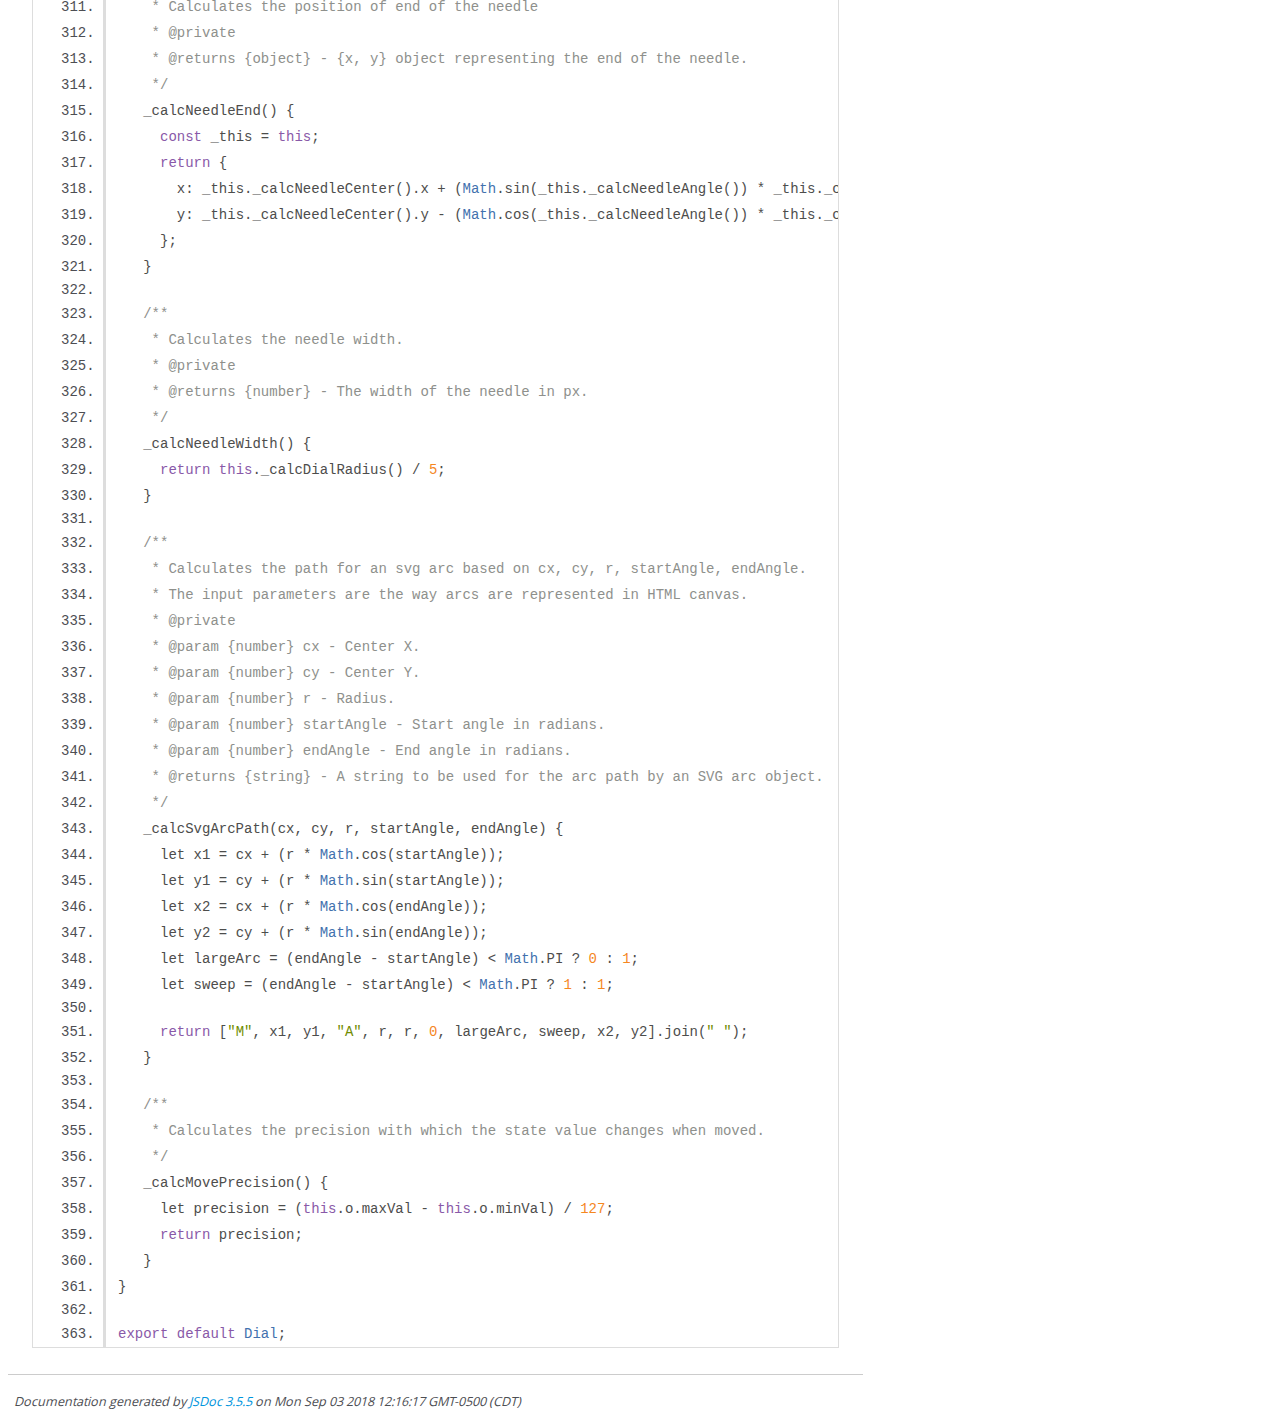
<file: kiteaudio-demo/dev-doc/dial.js.html>
<!DOCTYPE html>
<html lang="en">
<head>
    <meta charset="utf-8">
    <title>JSDoc: Source: dial.js</title>

    <script src="scripts/prettify/prettify.js"> </script>
    <script src="scripts/prettify/lang-css.js"> </script>
    <!--[if lt IE 9]>
      <script src="//html5shiv.googlecode.com/svn/trunk/html5.js"></script>
    <![endif]-->
    <link type="text/css" rel="stylesheet" href="styles/prettify-tomorrow.css">
    <link type="text/css" rel="stylesheet" href="styles/jsdoc-default.css">
</head>

<body>

<div id="main">

    <h1 class="page-title">Source: dial.js</h1>

    



    
    <section>
        <article>
            <pre class="prettyprint source linenums"><code>import Widget from "ui/core/widget";
import Constraint from "util/constraint";
import ConstraintSpec from "util/constraint-def";
import MathUtil from "util/util-math";

/**
 * Class representing an SVG Dial widget.
 * @class
 */
class Dial extends Widget {

  /**
   * @constructor
   * @param {object} container - DOM container for the widget.
   * @param {object=} o - options.
   * @param {number=0} o.minVal - Minimum value constraint.
   * @param {number=127} o.maxVal - Maximum value constraint.
   * @param {number=1} o.step - Interval of the steps in which the dial changes value. 
   * @param {string="#000"} o.needleColor - Dial needle color.
   * @param {string="#f40"} o.activeColor - Dial active color.
   * @param {number=0.2} o.arcThicknessAspect - The aspect of the arc thickness. 
   */
  constructor(container, o) {
    super(container, o);
    return this;
  }

  /* ===========================================================================
  *  PUBLIC API
  */

  /**
   * Returns the dial value.
   * @public @override
   * @returns {number} - Value of the dial.
   */
  getVal() {
    return this.state.val;
  }

  /**
   * Sets the dial value.
   * Same as setVal(), but will not trigger observer callbacks.
   * @public @override
   * @param {number} newVal - The new value.
   */
  setInternalVal(newVal) {
    this.setInternalState({ val: newVal });
  }

  /**
   * Sets the dial value.
   * Same as setInternalVal(), but will trigger observer callbacks.
   * @public @override
   * @param {number} newVal - The new value.
   */
  setVal(newVal) {
    this.setState({ val: newVal });
  }

  /**
   * Sets the options. 
   * @public @override
   * @param {object} o - Options.
   */
  setOptions(o) {
    super.setOptions(o);
    this.o.stepPrecision = MathUtil.getPrecision(this.o.step);
  }

  /* ==============================================================================================
  *  INITIALIZATION METHODS
  */

  /**
   * Initializes the options.
   * @override
   * @private
   */
  _initOptions(o) {
    // set the defaults
    this.o = {
      minVal: 0,
      maxVal: 127,
      step: 1,
      needleColor: "#414141",
      activeColor: "#f40",
      arcThicknessAspect: 0.2,
      mouseSensitivity: 1.2
    };

    // override defaults with provided options
    super._initOptions(o);

    // set the precision based on the step interval
    this.o.stepPrecision =  MathUtil.getPrecision(this.o.step);
  }

  /**
   * Initializes state constraints.
   * @override
   * @private
   */
  _initStateConstraints() {
    const _this = this;

    this.stateConstraints = new ConstraintSpec({
      val: new Constraint({
        min: _this.o.minVal,
        max: _this.o.maxVal,
        transform: num => MathUtil.quantize(num, _this.o.step, _this.o.stepPrecision)
      })
    });
  }

  /**
   * Initializes state.
   * @override
   * @private
   */
  _initState() {
    this.state = {
      val: 0
    };
  }

  /**
   * Initializes the svg elements.
   * @override
   * @private
   */
  _initSvgEls() {
    const _this = this;

    this.svgEls = {
      bgArc: document.createElementNS(this.SVG_NS, "path"),
      activeArc: document.createElementNS(this.SVG_NS, "path"),
      needle: document.createElementNS(this.SVG_NS, "line")
    };

    // draw the background arc
    this.svgEls.bgArc.setAttribute("d",
      _this._calcSvgArcPath(
        _this._calcNeedleCenter().x,
        _this._calcNeedleCenter().y,
        _this._calcDialRadius(),
        0.67 * Math.PI,
        2.35 * Math.PI
    ));
    this.svgEls.bgArc.setAttribute("stroke-width", _this._calcArcStrokeWidth());
    this.svgEls.bgArc.setAttribute("stroke", _this.o.needleColor);
    this.svgEls.bgArc.setAttribute("fill", "transparent");
    this.svgEls.bgArc.setAttribute("stroke-linecap", "round");

    // draw the active arc
    this.svgEls.activeArc.setAttribute("stroke-width", _this._calcArcStrokeWidth());
    this.svgEls.activeArc.setAttribute("stroke", _this.o.activeColor);
    this.svgEls.activeArc.setAttribute("fill", "transparent");
    this.svgEls.activeArc.setAttribute("stroke-linecap", "round");

    // draw the needle
    this.svgEls.needle.setAttribute("x1", _this._calcNeedleCenter().x);
    this.svgEls.needle.setAttribute("y1", _this._calcNeedleCenter().y);
    this.svgEls.needle.setAttribute("x2", _this._calcNeedleEnd().x);
    this.svgEls.needle.setAttribute("y2", _this._calcNeedleEnd().y);
    this.svgEls.needle.setAttribute("stroke-width", _this._calcNeedleWidth());
    this.svgEls.needle.setAttribute("stroke", _this.o.needleColor);
    this.svgEls.needle.setAttribute("z-index", "1000");
    this.svgEls.needle.setAttribute("stroke-linecap", "round");

    this._appendSvgEls();
    this._update();
  }

  /**
   * Initializes mouse and touch event handlers.
   * @override
   * @private
   */
   _initHandlers() {
      const _this = this;

      let y0 = 0;
      let yD = 0;
      let newVal = _this.getState().val;

      this.handlers = {

       touch: function(ev) {
          y0 = ev.clientY;

          document.addEventListener("mousemove", _this.handlers.move);
          document.addEventListener("touchmove", _this.handlers.move);
          document.addEventListener("mouseup", _this.handlers.release);
          document.addEventListener("touchend", _this.handlers.release);
        },

        move: function(ev) {
          ev.preventDefault();

          yD = y0 - ev.clientY;
          y0 = ev.clientY;

          newVal = _this.state.val + (yD * _this.o.mouseSensitivity * _this._calcMovePrecision());
          newVal = Math.max(newVal, _this.o.minVal);
          newVal = Math.min(newVal, _this.o.maxVal);

          _this.setState({
            val: newVal
          });
        },

        release: function() {
          document.removeEventListener("mousemove", _this.handlers.move);
          document.removeEventListener("touchmove", _this.handlers.move);
        }
      };

      this.svg.addEventListener("mousedown", _this.handlers.touch);
      this.svg.addEventListener("touchstart", _this.handlers.touch);
   }

  /**
   * Updates (redraws) components based on state.
   * @override
   * @private
   */
   _update() {
     // change the needle angle
     this.svgEls.needle.setAttribute("x1", this._calcNeedleCenter().x);
     this.svgEls.needle.setAttribute("y1", this._calcNeedleCenter().y);
     this.svgEls.needle.setAttribute("x2", this._calcNeedleEnd().x);
     this.svgEls.needle.setAttribute("y2", this._calcNeedleEnd().y);

     // change the active arc length
     this.svgEls.activeArc.setAttribute("d",
       this._calcSvgArcPath(
         this._calcNeedleCenter().x,
         this._calcNeedleCenter().y,
         this._calcDialRadius(),
         0.65 * Math.PI,
         this._calcNeedleAngle() - 0.5 * Math.PI
     ));

     // if the value is at min, change the color to match needle color
     // - otherwise the active part will be visible beneath the needle
     if (this.state.val === this.o.minVal) {
       this.svgEls.activeArc.setAttribute("stroke", this.o.needleColor);
     } else {
       this.svgEls.activeArc.setAttribute("stroke", this.o.activeColor);
     }
   }

  /* ==============================================================================================
  *  INTERNAL FUNCTIONALITY METHODS
  */

   /** 
    * Calcultes the stroke width for the background and active arcs.
    * @private
    * @returns {number} - Arc stroke width;
    */
   _calcArcStrokeWidth() {
     return this._calcDialRadius() * this.o.arcThicknessAspect;
   }

   /** 
    * Calculates the dial radius.
    * @private
    * @returns {number} - Radius of the dial.
    */
   _calcDialRadius() {
     let radius = (Math.min(this._getWidth(), this._getHeight()) / 2) * 0.89;
     radius = Math.trunc(radius);
     return radius;
   }

   /** 
    * Calculates the needle angle for a given state val.
    * @private
    * @returns {number} - Angle of the needle.
    */
   _calcNeedleAngle() {
     const _this = this;

     return (
              // protect against divide by 0:
              ((this.o.maxVal - _this.o.minVal) !== 0) ?
                  (  
                    (_this.state.val - _this.o.minVal) / (_this.o.maxVal - _this.o.minVal) * (1.7 * Math.PI) + 
                    (1.15 * Math.PI)
                  )  
                : ( 0.5 * (1.7 * Math.PI) + (1.15 * Math.PI) )
            );
   }

   /** 
    * Calculates the center of the needle.
    * @private
    * @returns {object} - {x, y} object representing the needle center coordinates.
    */
   _calcNeedleCenter() {
     const _this = this;
     return {
       x: Math.trunc(_this._getWidth() / 2),
       y: Math.trunc(_this._getHeight() / 2)
     };
   }

   /** 
    * Calculates the position of end of the needle
    * @private
    * @returns {object} - {x, y} object representing the end of the needle. 
    */
   _calcNeedleEnd() {
     const _this = this;
     return {
       x: _this._calcNeedleCenter().x + (Math.sin(_this._calcNeedleAngle()) * _this._calcDialRadius()),
       y: _this._calcNeedleCenter().y - (Math.cos(_this._calcNeedleAngle()) * _this._calcDialRadius())
     };
   }

   /** 
    * Calculates the needle width.
    * @private
    * @returns {number} - The width of the needle in px.
    */
   _calcNeedleWidth() {
     return this._calcDialRadius() / 5;
   }

   /** 
    * Calculates the path for an svg arc based on cx, cy, r, startAngle, endAngle.
    * The input parameters are the way arcs are represented in HTML canvas.
    * @private
    * @param {number} cx - Center X.
    * @param {number} cy - Center Y.
    * @param {number} r - Radius.
    * @param {number} startAngle - Start angle in radians.
    * @param {number} endAngle - End angle in radians.
    * @returns {string} - A string to be used for the arc path by an SVG arc object.
    */
   _calcSvgArcPath(cx, cy, r, startAngle, endAngle) {
     let x1 = cx + (r * Math.cos(startAngle));
     let y1 = cy + (r * Math.sin(startAngle));
     let x2 = cx + (r * Math.cos(endAngle));
     let y2 = cy + (r * Math.sin(endAngle));
     let largeArc = (endAngle - startAngle) &lt; Math.PI ? 0 : 1;
     let sweep = (endAngle - startAngle) &lt; Math.PI ? 1 : 1;

     return ["M", x1, y1, "A", r, r, 0, largeArc, sweep, x2, y2].join(" ");
   }

   /**
    * Calculates the precision with which the state value changes when moved.
    */
   _calcMovePrecision() {
     let precision = (this.o.maxVal - this.o.minVal) / 127;
     return precision;
   }
}

export default Dial;</code></pre>
        </article>
    </section>




</div>

<nav>
    <h2><a href="index.html">Home</a></h2><h3>Classes</h3><ul><li><a href="Dial.html">Dial</a></li><li><a href="Dropmenu.html">Dropmenu</a></li><li><a href="Graph.html">Graph</a></li><li><a href="Keyboard.html">Keyboard</a></li><li><a href="Meter.html">Meter</a></li><li><a href="Multislider.html">Multislider</a></li><li><a href="Numberbox.html">Numberbox</a></li><li><a href="Slider.html">Slider</a></li></ul>
</nav>

<br class="clear">

<footer>
    Documentation generated by <a href="https://github.com/jsdoc3/jsdoc">JSDoc 3.5.5</a> on Mon Sep 03 2018 12:16:17 GMT-0500 (CDT)
</footer>

<script> prettyPrint(); </script>
<script src="scripts/linenumber.js"> </script>
</body>
</html>
</file>
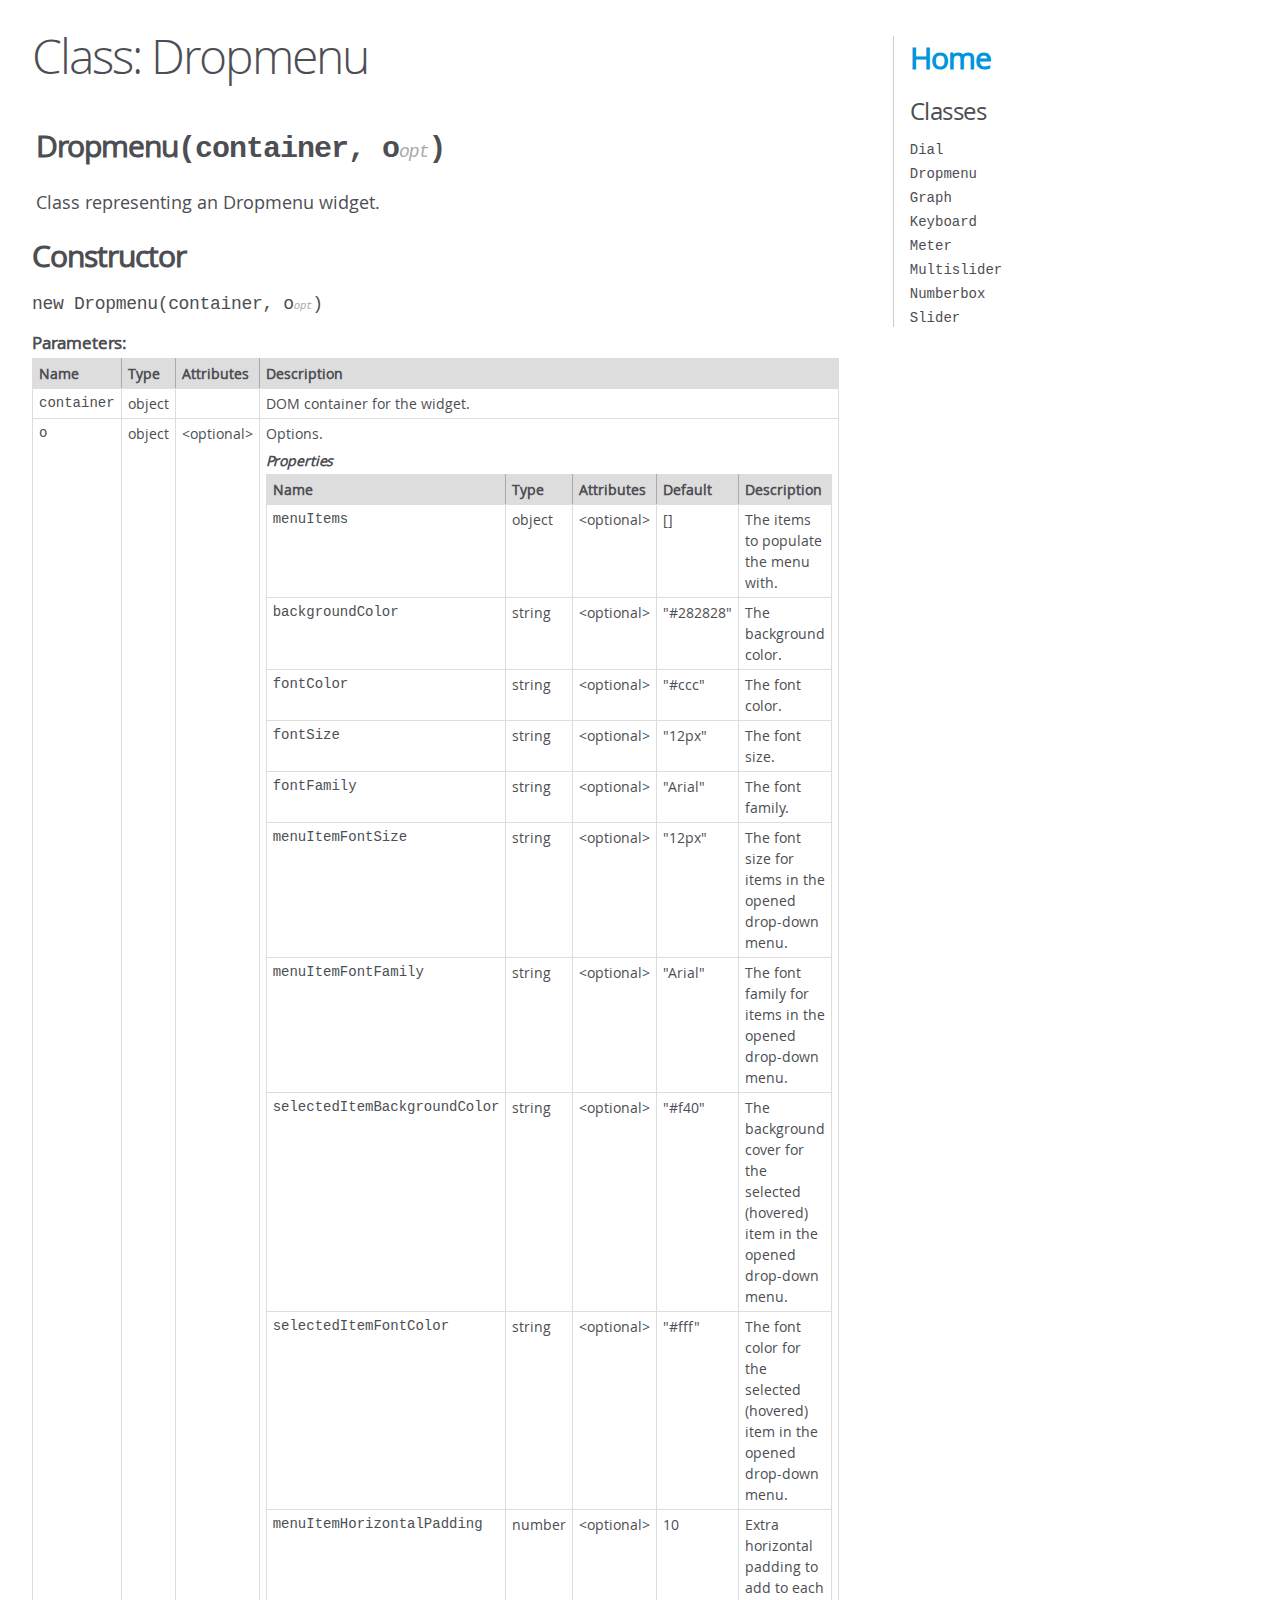
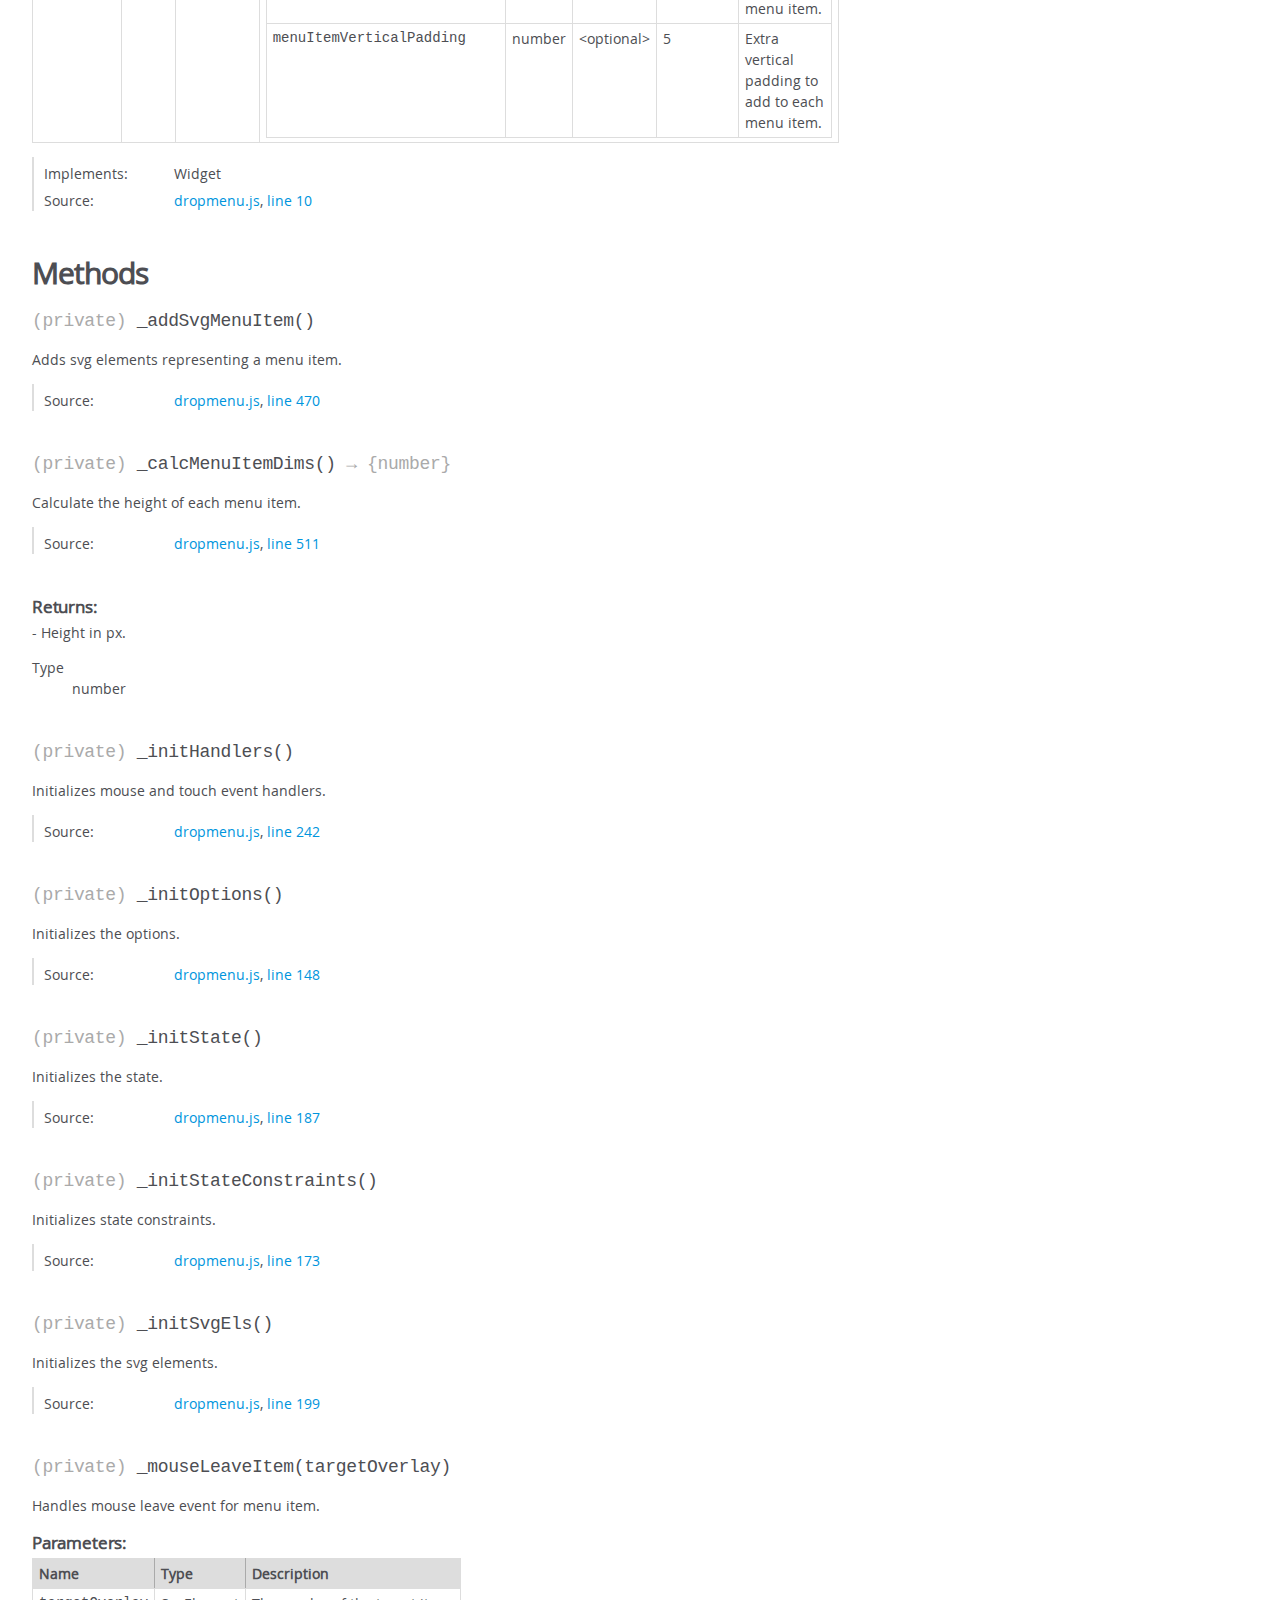
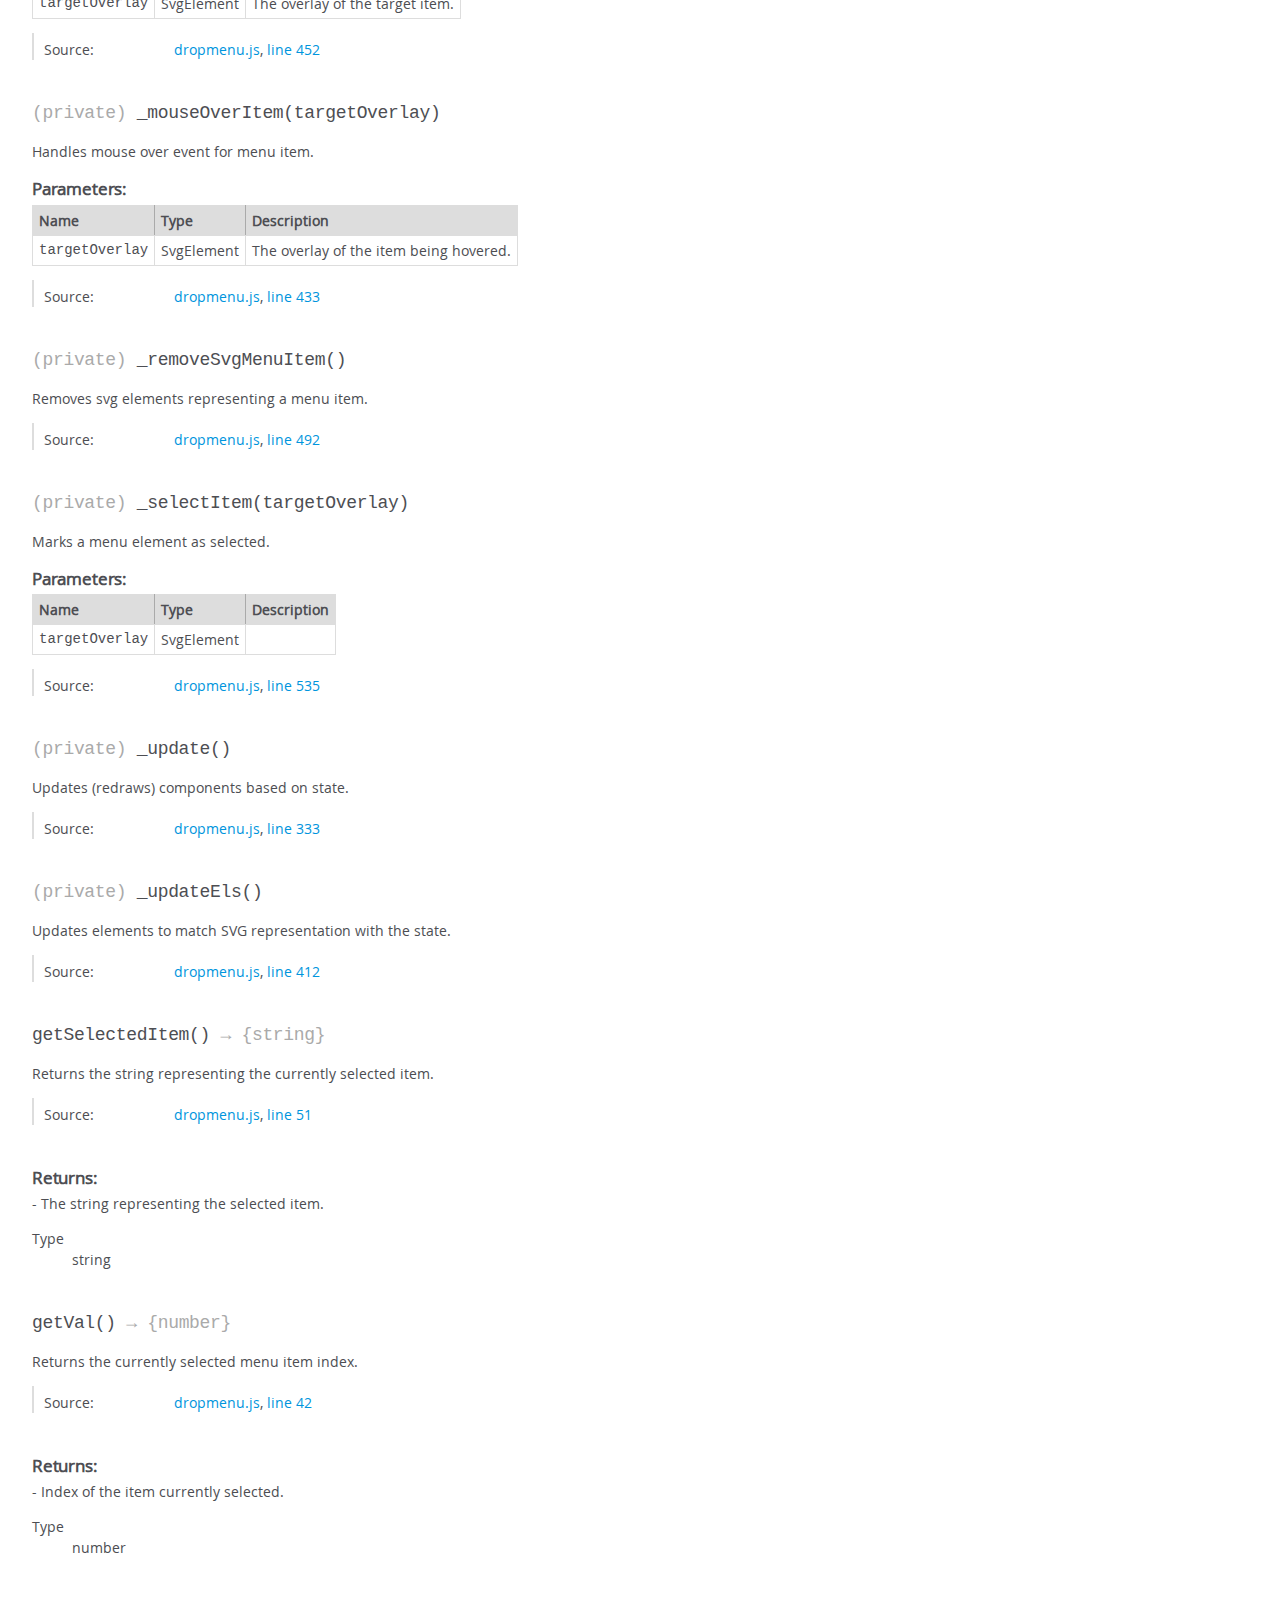
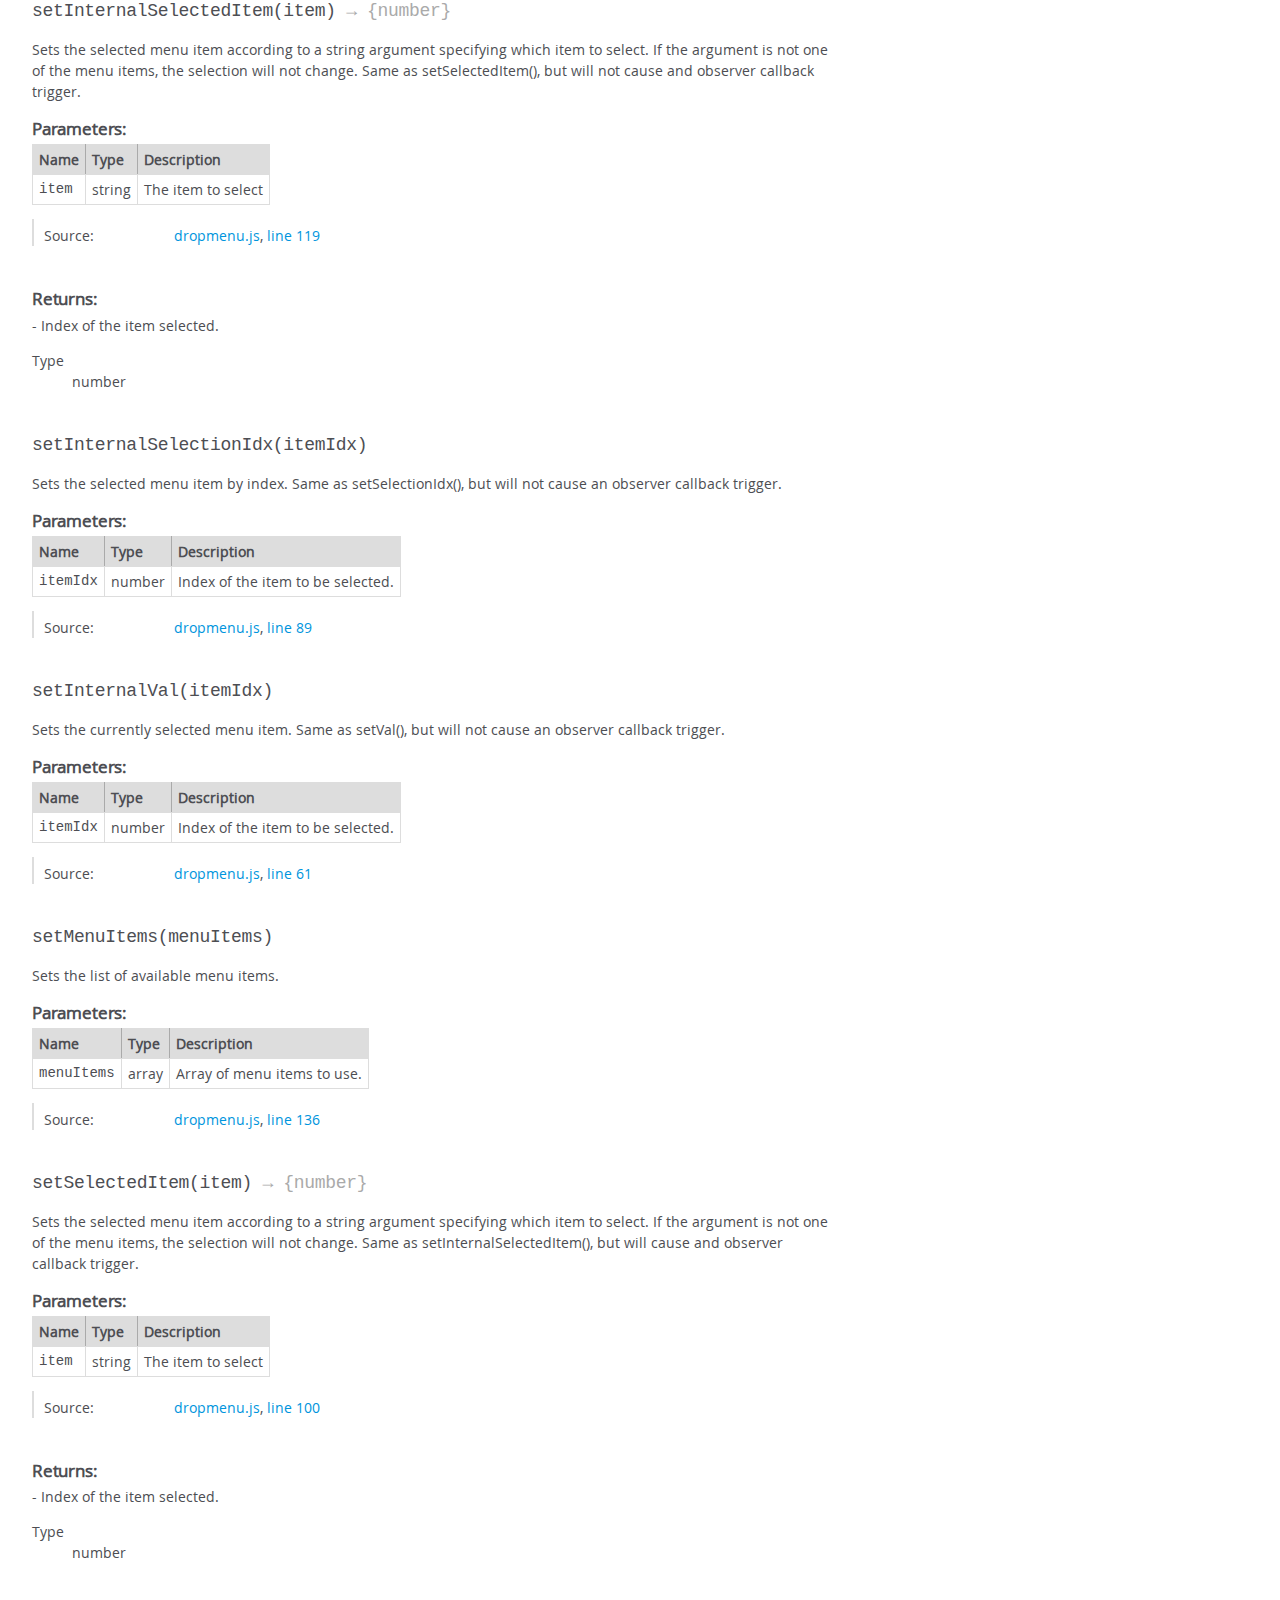
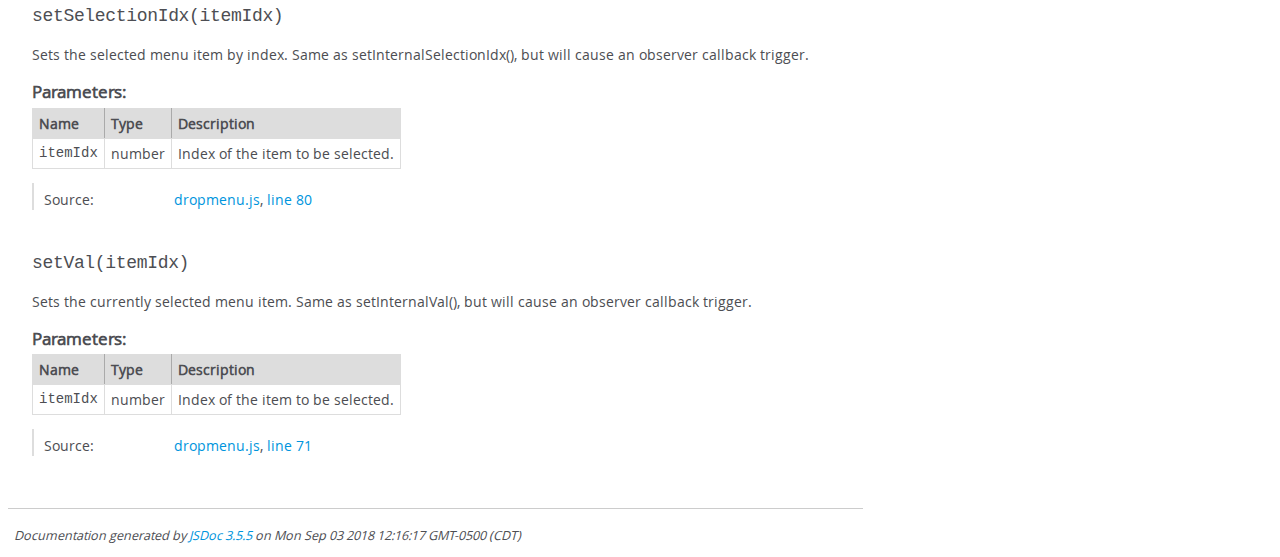
<file: kiteaudio-demo/dev-doc/Dropmenu.html>
<!DOCTYPE html>
<html lang="en">
<head>
    <meta charset="utf-8">
    <title>JSDoc: Class: Dropmenu</title>

    <script src="scripts/prettify/prettify.js"> </script>
    <script src="scripts/prettify/lang-css.js"> </script>
    <!--[if lt IE 9]>
      <script src="//html5shiv.googlecode.com/svn/trunk/html5.js"></script>
    <![endif]-->
    <link type="text/css" rel="stylesheet" href="styles/prettify-tomorrow.css">
    <link type="text/css" rel="stylesheet" href="styles/jsdoc-default.css">
</head>

<body>

<div id="main">

    <h1 class="page-title">Class: Dropmenu</h1>

    




<section>

<header>
    
        <h2><span class="attribs"><span class="type-signature"></span></span>Dropmenu<span class="signature">(container, o<span class="signature-attributes">opt</span>)</span><span class="type-signature"></span></h2>
        
            <div class="class-description">Class representing an Dropmenu widget.</div>
        
    
</header>

<article>
    <div class="container-overview">
    
        

    
    <h2>Constructor</h2>
    

    
    <h4 class="name" id="Dropmenu"><span class="type-signature"></span>new Dropmenu<span class="signature">(container, o<span class="signature-attributes">opt</span>)</span><span class="type-signature"></span></h4>
    

    











    <h5>Parameters:</h5>
    

<table class="params">
    <thead>
    <tr>
        
        <th>Name</th>
        

        <th>Type</th>

        
        <th>Attributes</th>
        

        

        <th class="last">Description</th>
    </tr>
    </thead>

    <tbody>
    

        <tr>
            
                <td class="name"><code>container</code></td>
            

            <td class="type">
            
                
<span class="param-type">object</span>


            
            </td>

            
                <td class="attributes">
                

                

                
                </td>
            

            

            <td class="description last">DOM container for the widget.</td>
        </tr>

    

        <tr>
            
                <td class="name"><code>o</code></td>
            

            <td class="type">
            
                
<span class="param-type">object</span>


            
            </td>

            
                <td class="attributes">
                
                    &lt;optional><br>
                

                

                
                </td>
            

            

            <td class="description last">Options.
                <h6>Properties</h6>
                

<table class="params">
    <thead>
    <tr>
        
        <th>Name</th>
        

        <th>Type</th>

        
        <th>Attributes</th>
        

        
        <th>Default</th>
        

        <th class="last">Description</th>
    </tr>
    </thead>

    <tbody>
    

        <tr>
            
                <td class="name"><code>menuItems</code></td>
            

            <td class="type">
            
                
<span class="param-type">object</span>


            
            </td>

            
                <td class="attributes">
                
                    &lt;optional><br>
                

                

                
                </td>
            

            
                <td class="default">
                
                    []
                
                </td>
            

            <td class="description last">The items to populate the menu with.</td>
        </tr>

    

        <tr>
            
                <td class="name"><code>backgroundColor</code></td>
            

            <td class="type">
            
                
<span class="param-type">string</span>


            
            </td>

            
                <td class="attributes">
                
                    &lt;optional><br>
                

                

                
                </td>
            

            
                <td class="default">
                
                    "#282828"
                
                </td>
            

            <td class="description last">The background color.</td>
        </tr>

    

        <tr>
            
                <td class="name"><code>fontColor</code></td>
            

            <td class="type">
            
                
<span class="param-type">string</span>


            
            </td>

            
                <td class="attributes">
                
                    &lt;optional><br>
                

                

                
                </td>
            

            
                <td class="default">
                
                    "#ccc"
                
                </td>
            

            <td class="description last">The font color.</td>
        </tr>

    

        <tr>
            
                <td class="name"><code>fontSize</code></td>
            

            <td class="type">
            
                
<span class="param-type">string</span>


            
            </td>

            
                <td class="attributes">
                
                    &lt;optional><br>
                

                

                
                </td>
            

            
                <td class="default">
                
                    "12px"
                
                </td>
            

            <td class="description last">The font size.</td>
        </tr>

    

        <tr>
            
                <td class="name"><code>fontFamily</code></td>
            

            <td class="type">
            
                
<span class="param-type">string</span>


            
            </td>

            
                <td class="attributes">
                
                    &lt;optional><br>
                

                

                
                </td>
            

            
                <td class="default">
                
                    "Arial"
                
                </td>
            

            <td class="description last">The font family.</td>
        </tr>

    

        <tr>
            
                <td class="name"><code>menuItemFontSize</code></td>
            

            <td class="type">
            
                
<span class="param-type">string</span>


            
            </td>

            
                <td class="attributes">
                
                    &lt;optional><br>
                

                

                
                </td>
            

            
                <td class="default">
                
                    "12px"
                
                </td>
            

            <td class="description last">The font size for items in the opened drop-down menu.</td>
        </tr>

    

        <tr>
            
                <td class="name"><code>menuItemFontFamily</code></td>
            

            <td class="type">
            
                
<span class="param-type">string</span>


            
            </td>

            
                <td class="attributes">
                
                    &lt;optional><br>
                

                

                
                </td>
            

            
                <td class="default">
                
                    "Arial"
                
                </td>
            

            <td class="description last">The font family for items in the opened drop-down menu.</td>
        </tr>

    

        <tr>
            
                <td class="name"><code>selectedItemBackgroundColor</code></td>
            

            <td class="type">
            
                
<span class="param-type">string</span>


            
            </td>

            
                <td class="attributes">
                
                    &lt;optional><br>
                

                

                
                </td>
            

            
                <td class="default">
                
                    "#f40"
                
                </td>
            

            <td class="description last">The background cover for the selected (hovered) item in the opened drop-down menu.</td>
        </tr>

    

        <tr>
            
                <td class="name"><code>selectedItemFontColor</code></td>
            

            <td class="type">
            
                
<span class="param-type">string</span>


            
            </td>

            
                <td class="attributes">
                
                    &lt;optional><br>
                

                

                
                </td>
            

            
                <td class="default">
                
                    "#fff"
                
                </td>
            

            <td class="description last">The font color for the selected (hovered) item in the opened drop-down menu.</td>
        </tr>

    

        <tr>
            
                <td class="name"><code>menuItemHorizontalPadding</code></td>
            

            <td class="type">
            
                
<span class="param-type">number</span>


            
            </td>

            
                <td class="attributes">
                
                    &lt;optional><br>
                

                

                
                </td>
            

            
                <td class="default">
                
                    10
                
                </td>
            

            <td class="description last">Extra horizontal padding to add to each menu item.</td>
        </tr>

    

        <tr>
            
                <td class="name"><code>menuItemVerticalPadding</code></td>
            

            <td class="type">
            
                
<span class="param-type">number</span>


            
            </td>

            
                <td class="attributes">
                
                    &lt;optional><br>
                

                

                
                </td>
            

            
                <td class="default">
                
                    5
                
                </td>
            

            <td class="description last">Extra vertical padding to add to each menu item.</td>
        </tr>

    
    </tbody>
</table>

            </td>
        </tr>

    
    </tbody>
</table>






<dl class="details">

    

    

    

    

    

    
    <dt class="implements">Implements:</dt>
    <dd class="implements"><ul>
        
            <li>Widget</li>
        
    </ul></dd>
    

    

    

    

    

    

    

    
    <dt class="tag-source">Source:</dt>
    <dd class="tag-source"><ul class="dummy"><li>
        <a href="dropmenu.js.html">dropmenu.js</a>, <a href="dropmenu.js.html#line10">line 10</a>
    </li></ul></dd>
    

    

    

    
</dl>


















    
    </div>

    

    

    

    

    

    

    

    
        <h3 class="subsection-title">Methods</h3>

        
            

    

    
    <h4 class="name" id="_addSvgMenuItem"><span class="type-signature">(private) </span>_addSvgMenuItem<span class="signature">()</span><span class="type-signature"></span></h4>
    

    



<div class="description">
    Adds svg elements representing a menu item.
</div>













<dl class="details">

    

    

    

    

    

    

    

    

    

    

    

    

    
    <dt class="tag-source">Source:</dt>
    <dd class="tag-source"><ul class="dummy"><li>
        <a href="dropmenu.js.html">dropmenu.js</a>, <a href="dropmenu.js.html#line470">line 470</a>
    </li></ul></dd>
    

    

    

    
</dl>


















        
            

    

    
    <h4 class="name" id="_calcMenuItemDims"><span class="type-signature">(private) </span>_calcMenuItemDims<span class="signature">()</span><span class="type-signature"> &rarr; {number}</span></h4>
    

    



<div class="description">
    Calculate the height of each menu item.
</div>













<dl class="details">

    

    

    

    

    

    

    

    

    

    

    

    

    
    <dt class="tag-source">Source:</dt>
    <dd class="tag-source"><ul class="dummy"><li>
        <a href="dropmenu.js.html">dropmenu.js</a>, <a href="dropmenu.js.html#line511">line 511</a>
    </li></ul></dd>
    

    

    

    
</dl>













<h5>Returns:</h5>

        
<div class="param-desc">
    - Height in px.
</div>



<dl>
    <dt>
        Type
    </dt>
    <dd>
        
<span class="param-type">number</span>


    </dd>
</dl>

    





        
            

    

    
    <h4 class="name" id="_initHandlers"><span class="type-signature">(private) </span>_initHandlers<span class="signature">()</span><span class="type-signature"></span></h4>
    

    



<div class="description">
    Initializes mouse and touch event handlers.
</div>













<dl class="details">

    

    

    

    

    

    

    

    

    

    

    

    

    
    <dt class="tag-source">Source:</dt>
    <dd class="tag-source"><ul class="dummy"><li>
        <a href="dropmenu.js.html">dropmenu.js</a>, <a href="dropmenu.js.html#line242">line 242</a>
    </li></ul></dd>
    

    

    

    
</dl>


















        
            

    

    
    <h4 class="name" id="_initOptions"><span class="type-signature">(private) </span>_initOptions<span class="signature">()</span><span class="type-signature"></span></h4>
    

    



<div class="description">
    Initializes the options.
</div>













<dl class="details">

    

    

    

    

    

    

    

    

    

    

    

    

    
    <dt class="tag-source">Source:</dt>
    <dd class="tag-source"><ul class="dummy"><li>
        <a href="dropmenu.js.html">dropmenu.js</a>, <a href="dropmenu.js.html#line148">line 148</a>
    </li></ul></dd>
    

    

    

    
</dl>


















        
            

    

    
    <h4 class="name" id="_initState"><span class="type-signature">(private) </span>_initState<span class="signature">()</span><span class="type-signature"></span></h4>
    

    



<div class="description">
    Initializes the state.
</div>













<dl class="details">

    

    

    

    

    

    

    

    

    

    

    

    

    
    <dt class="tag-source">Source:</dt>
    <dd class="tag-source"><ul class="dummy"><li>
        <a href="dropmenu.js.html">dropmenu.js</a>, <a href="dropmenu.js.html#line187">line 187</a>
    </li></ul></dd>
    

    

    

    
</dl>


















        
            

    

    
    <h4 class="name" id="_initStateConstraints"><span class="type-signature">(private) </span>_initStateConstraints<span class="signature">()</span><span class="type-signature"></span></h4>
    

    



<div class="description">
    Initializes state constraints.
</div>













<dl class="details">

    

    

    

    

    

    

    

    

    

    

    

    

    
    <dt class="tag-source">Source:</dt>
    <dd class="tag-source"><ul class="dummy"><li>
        <a href="dropmenu.js.html">dropmenu.js</a>, <a href="dropmenu.js.html#line173">line 173</a>
    </li></ul></dd>
    

    

    

    
</dl>


















        
            

    

    
    <h4 class="name" id="_initSvgEls"><span class="type-signature">(private) </span>_initSvgEls<span class="signature">()</span><span class="type-signature"></span></h4>
    

    



<div class="description">
    Initializes the svg elements.
</div>













<dl class="details">

    

    

    

    

    

    

    

    

    

    

    

    

    
    <dt class="tag-source">Source:</dt>
    <dd class="tag-source"><ul class="dummy"><li>
        <a href="dropmenu.js.html">dropmenu.js</a>, <a href="dropmenu.js.html#line199">line 199</a>
    </li></ul></dd>
    

    

    

    
</dl>


















        
            

    

    
    <h4 class="name" id="_mouseLeaveItem"><span class="type-signature">(private) </span>_mouseLeaveItem<span class="signature">(targetOverlay)</span><span class="type-signature"></span></h4>
    

    



<div class="description">
    Handles mouse leave event for menu item.
</div>









    <h5>Parameters:</h5>
    

<table class="params">
    <thead>
    <tr>
        
        <th>Name</th>
        

        <th>Type</th>

        

        

        <th class="last">Description</th>
    </tr>
    </thead>

    <tbody>
    

        <tr>
            
                <td class="name"><code>targetOverlay</code></td>
            

            <td class="type">
            
                
<span class="param-type">SvgElement</span>


            
            </td>

            

            

            <td class="description last">The overlay of the target item.</td>
        </tr>

    
    </tbody>
</table>






<dl class="details">

    

    

    

    

    

    

    

    

    

    

    

    

    
    <dt class="tag-source">Source:</dt>
    <dd class="tag-source"><ul class="dummy"><li>
        <a href="dropmenu.js.html">dropmenu.js</a>, <a href="dropmenu.js.html#line452">line 452</a>
    </li></ul></dd>
    

    

    

    
</dl>


















        
            

    

    
    <h4 class="name" id="_mouseOverItem"><span class="type-signature">(private) </span>_mouseOverItem<span class="signature">(targetOverlay)</span><span class="type-signature"></span></h4>
    

    



<div class="description">
    Handles mouse over event for menu item.
</div>









    <h5>Parameters:</h5>
    

<table class="params">
    <thead>
    <tr>
        
        <th>Name</th>
        

        <th>Type</th>

        

        

        <th class="last">Description</th>
    </tr>
    </thead>

    <tbody>
    

        <tr>
            
                <td class="name"><code>targetOverlay</code></td>
            

            <td class="type">
            
                
<span class="param-type">SvgElement</span>


            
            </td>

            

            

            <td class="description last">The overlay of the item being hovered.</td>
        </tr>

    
    </tbody>
</table>






<dl class="details">

    

    

    

    

    

    

    

    

    

    

    

    

    
    <dt class="tag-source">Source:</dt>
    <dd class="tag-source"><ul class="dummy"><li>
        <a href="dropmenu.js.html">dropmenu.js</a>, <a href="dropmenu.js.html#line433">line 433</a>
    </li></ul></dd>
    

    

    

    
</dl>


















        
            

    

    
    <h4 class="name" id="_removeSvgMenuItem"><span class="type-signature">(private) </span>_removeSvgMenuItem<span class="signature">()</span><span class="type-signature"></span></h4>
    

    



<div class="description">
    Removes svg elements representing a menu item.
</div>













<dl class="details">

    

    

    

    

    

    

    

    

    

    

    

    

    
    <dt class="tag-source">Source:</dt>
    <dd class="tag-source"><ul class="dummy"><li>
        <a href="dropmenu.js.html">dropmenu.js</a>, <a href="dropmenu.js.html#line492">line 492</a>
    </li></ul></dd>
    

    

    

    
</dl>


















        
            

    

    
    <h4 class="name" id="_selectItem"><span class="type-signature">(private) </span>_selectItem<span class="signature">(targetOverlay)</span><span class="type-signature"></span></h4>
    

    



<div class="description">
    Marks a menu element as selected.
</div>









    <h5>Parameters:</h5>
    

<table class="params">
    <thead>
    <tr>
        
        <th>Name</th>
        

        <th>Type</th>

        

        

        <th class="last">Description</th>
    </tr>
    </thead>

    <tbody>
    

        <tr>
            
                <td class="name"><code>targetOverlay</code></td>
            

            <td class="type">
            
                
<span class="param-type">SvgElement</span>


            
            </td>

            

            

            <td class="description last"></td>
        </tr>

    
    </tbody>
</table>






<dl class="details">

    

    

    

    

    

    

    

    

    

    

    

    

    
    <dt class="tag-source">Source:</dt>
    <dd class="tag-source"><ul class="dummy"><li>
        <a href="dropmenu.js.html">dropmenu.js</a>, <a href="dropmenu.js.html#line535">line 535</a>
    </li></ul></dd>
    

    

    

    
</dl>


















        
            

    

    
    <h4 class="name" id="_update"><span class="type-signature">(private) </span>_update<span class="signature">()</span><span class="type-signature"></span></h4>
    

    



<div class="description">
    Updates (redraws) components based on state.
</div>













<dl class="details">

    

    

    

    

    

    

    

    

    

    

    

    

    
    <dt class="tag-source">Source:</dt>
    <dd class="tag-source"><ul class="dummy"><li>
        <a href="dropmenu.js.html">dropmenu.js</a>, <a href="dropmenu.js.html#line333">line 333</a>
    </li></ul></dd>
    

    

    

    
</dl>


















        
            

    

    
    <h4 class="name" id="_updateEls"><span class="type-signature">(private) </span>_updateEls<span class="signature">()</span><span class="type-signature"></span></h4>
    

    



<div class="description">
    Updates elements to match SVG representation with the state.
</div>













<dl class="details">

    

    

    

    

    

    

    

    

    

    

    

    

    
    <dt class="tag-source">Source:</dt>
    <dd class="tag-source"><ul class="dummy"><li>
        <a href="dropmenu.js.html">dropmenu.js</a>, <a href="dropmenu.js.html#line412">line 412</a>
    </li></ul></dd>
    

    

    

    
</dl>


















        
            

    

    
    <h4 class="name" id="getSelectedItem"><span class="type-signature"></span>getSelectedItem<span class="signature">()</span><span class="type-signature"> &rarr; {string}</span></h4>
    

    



<div class="description">
    Returns the string representing the currently selected item.
</div>













<dl class="details">

    

    

    

    

    

    

    

    

    

    

    

    

    
    <dt class="tag-source">Source:</dt>
    <dd class="tag-source"><ul class="dummy"><li>
        <a href="dropmenu.js.html">dropmenu.js</a>, <a href="dropmenu.js.html#line51">line 51</a>
    </li></ul></dd>
    

    

    

    
</dl>













<h5>Returns:</h5>

        
<div class="param-desc">
    - The string representing the selected item.
</div>



<dl>
    <dt>
        Type
    </dt>
    <dd>
        
<span class="param-type">string</span>


    </dd>
</dl>

    





        
            

    

    
    <h4 class="name" id="getVal"><span class="type-signature"></span>getVal<span class="signature">()</span><span class="type-signature"> &rarr; {number}</span></h4>
    

    



<div class="description">
    Returns the currently selected menu item index.
</div>













<dl class="details">

    

    

    

    

    

    

    

    

    

    

    

    

    
    <dt class="tag-source">Source:</dt>
    <dd class="tag-source"><ul class="dummy"><li>
        <a href="dropmenu.js.html">dropmenu.js</a>, <a href="dropmenu.js.html#line42">line 42</a>
    </li></ul></dd>
    

    

    

    
</dl>













<h5>Returns:</h5>

        
<div class="param-desc">
    - Index of the item currently selected.
</div>



<dl>
    <dt>
        Type
    </dt>
    <dd>
        
<span class="param-type">number</span>


    </dd>
</dl>

    





        
            

    

    
    <h4 class="name" id="setInternalSelectedItem"><span class="type-signature"></span>setInternalSelectedItem<span class="signature">(item)</span><span class="type-signature"> &rarr; {number}</span></h4>
    

    



<div class="description">
    Sets the selected menu item according to a string argument specifying which item to select.
If the argument is not one of the menu items, the selection will not change.
Same as setSelectedItem(), but will not cause and observer callback trigger.
</div>









    <h5>Parameters:</h5>
    

<table class="params">
    <thead>
    <tr>
        
        <th>Name</th>
        

        <th>Type</th>

        

        

        <th class="last">Description</th>
    </tr>
    </thead>

    <tbody>
    

        <tr>
            
                <td class="name"><code>item</code></td>
            

            <td class="type">
            
                
<span class="param-type">string</span>


            
            </td>

            

            

            <td class="description last">The item to select</td>
        </tr>

    
    </tbody>
</table>






<dl class="details">

    

    

    

    

    

    

    

    

    

    

    

    

    
    <dt class="tag-source">Source:</dt>
    <dd class="tag-source"><ul class="dummy"><li>
        <a href="dropmenu.js.html">dropmenu.js</a>, <a href="dropmenu.js.html#line119">line 119</a>
    </li></ul></dd>
    

    

    

    
</dl>













<h5>Returns:</h5>

        
<div class="param-desc">
    - Index of the item selected.
</div>



<dl>
    <dt>
        Type
    </dt>
    <dd>
        
<span class="param-type">number</span>


    </dd>
</dl>

    





        
            

    

    
    <h4 class="name" id="setInternalSelectionIdx"><span class="type-signature"></span>setInternalSelectionIdx<span class="signature">(itemIdx)</span><span class="type-signature"></span></h4>
    

    



<div class="description">
    Sets the selected menu item by index.
Same as setSelectionIdx(), but will not cause an observer callback trigger.
</div>









    <h5>Parameters:</h5>
    

<table class="params">
    <thead>
    <tr>
        
        <th>Name</th>
        

        <th>Type</th>

        

        

        <th class="last">Description</th>
    </tr>
    </thead>

    <tbody>
    

        <tr>
            
                <td class="name"><code>itemIdx</code></td>
            

            <td class="type">
            
                
<span class="param-type">number</span>


            
            </td>

            

            

            <td class="description last">Index of the item to be selected.</td>
        </tr>

    
    </tbody>
</table>






<dl class="details">

    

    

    

    

    

    

    

    

    

    

    

    

    
    <dt class="tag-source">Source:</dt>
    <dd class="tag-source"><ul class="dummy"><li>
        <a href="dropmenu.js.html">dropmenu.js</a>, <a href="dropmenu.js.html#line89">line 89</a>
    </li></ul></dd>
    

    

    

    
</dl>


















        
            

    

    
    <h4 class="name" id="setInternalVal"><span class="type-signature"></span>setInternalVal<span class="signature">(itemIdx)</span><span class="type-signature"></span></h4>
    

    



<div class="description">
    Sets the currently selected menu item.
Same as setVal(), but will not cause an observer callback trigger.
</div>









    <h5>Parameters:</h5>
    

<table class="params">
    <thead>
    <tr>
        
        <th>Name</th>
        

        <th>Type</th>

        

        

        <th class="last">Description</th>
    </tr>
    </thead>

    <tbody>
    

        <tr>
            
                <td class="name"><code>itemIdx</code></td>
            

            <td class="type">
            
                
<span class="param-type">number</span>


            
            </td>

            

            

            <td class="description last">Index of the item to be selected.</td>
        </tr>

    
    </tbody>
</table>






<dl class="details">

    

    

    

    

    

    

    

    

    

    

    

    

    
    <dt class="tag-source">Source:</dt>
    <dd class="tag-source"><ul class="dummy"><li>
        <a href="dropmenu.js.html">dropmenu.js</a>, <a href="dropmenu.js.html#line61">line 61</a>
    </li></ul></dd>
    

    

    

    
</dl>


















        
            

    

    
    <h4 class="name" id="setMenuItems"><span class="type-signature"></span>setMenuItems<span class="signature">(menuItems)</span><span class="type-signature"></span></h4>
    

    



<div class="description">
    Sets the list of available menu items.
</div>









    <h5>Parameters:</h5>
    

<table class="params">
    <thead>
    <tr>
        
        <th>Name</th>
        

        <th>Type</th>

        

        

        <th class="last">Description</th>
    </tr>
    </thead>

    <tbody>
    

        <tr>
            
                <td class="name"><code>menuItems</code></td>
            

            <td class="type">
            
                
<span class="param-type">array</span>


            
            </td>

            

            

            <td class="description last">Array of menu items to use.</td>
        </tr>

    
    </tbody>
</table>






<dl class="details">

    

    

    

    

    

    

    

    

    

    

    

    

    
    <dt class="tag-source">Source:</dt>
    <dd class="tag-source"><ul class="dummy"><li>
        <a href="dropmenu.js.html">dropmenu.js</a>, <a href="dropmenu.js.html#line136">line 136</a>
    </li></ul></dd>
    

    

    

    
</dl>


















        
            

    

    
    <h4 class="name" id="setSelectedItem"><span class="type-signature"></span>setSelectedItem<span class="signature">(item)</span><span class="type-signature"> &rarr; {number}</span></h4>
    

    



<div class="description">
    Sets the selected menu item according to a string argument specifying which item to select.
If the argument is not one of the menu items, the selection will not change.
Same as setInternalSelectedItem(), but will cause and observer callback trigger.
</div>









    <h5>Parameters:</h5>
    

<table class="params">
    <thead>
    <tr>
        
        <th>Name</th>
        

        <th>Type</th>

        

        

        <th class="last">Description</th>
    </tr>
    </thead>

    <tbody>
    

        <tr>
            
                <td class="name"><code>item</code></td>
            

            <td class="type">
            
                
<span class="param-type">string</span>


            
            </td>

            

            

            <td class="description last">The item to select</td>
        </tr>

    
    </tbody>
</table>






<dl class="details">

    

    

    

    

    

    

    

    

    

    

    

    

    
    <dt class="tag-source">Source:</dt>
    <dd class="tag-source"><ul class="dummy"><li>
        <a href="dropmenu.js.html">dropmenu.js</a>, <a href="dropmenu.js.html#line100">line 100</a>
    </li></ul></dd>
    

    

    

    
</dl>













<h5>Returns:</h5>

        
<div class="param-desc">
    - Index of the item selected.
</div>



<dl>
    <dt>
        Type
    </dt>
    <dd>
        
<span class="param-type">number</span>


    </dd>
</dl>

    





        
            

    

    
    <h4 class="name" id="setSelectionIdx"><span class="type-signature"></span>setSelectionIdx<span class="signature">(itemIdx)</span><span class="type-signature"></span></h4>
    

    



<div class="description">
    Sets the selected menu item by index.
Same as setInternalSelectionIdx(), but will cause an observer callback trigger.
</div>









    <h5>Parameters:</h5>
    

<table class="params">
    <thead>
    <tr>
        
        <th>Name</th>
        

        <th>Type</th>

        

        

        <th class="last">Description</th>
    </tr>
    </thead>

    <tbody>
    

        <tr>
            
                <td class="name"><code>itemIdx</code></td>
            

            <td class="type">
            
                
<span class="param-type">number</span>


            
            </td>

            

            

            <td class="description last">Index of the item to be selected.</td>
        </tr>

    
    </tbody>
</table>






<dl class="details">

    

    

    

    

    

    

    

    

    

    

    

    

    
    <dt class="tag-source">Source:</dt>
    <dd class="tag-source"><ul class="dummy"><li>
        <a href="dropmenu.js.html">dropmenu.js</a>, <a href="dropmenu.js.html#line80">line 80</a>
    </li></ul></dd>
    

    

    

    
</dl>


















        
            

    

    
    <h4 class="name" id="setVal"><span class="type-signature"></span>setVal<span class="signature">(itemIdx)</span><span class="type-signature"></span></h4>
    

    



<div class="description">
    Sets the currently selected menu item.
Same as setInternalVal(), but will cause an observer callback trigger.
</div>









    <h5>Parameters:</h5>
    

<table class="params">
    <thead>
    <tr>
        
        <th>Name</th>
        

        <th>Type</th>

        

        

        <th class="last">Description</th>
    </tr>
    </thead>

    <tbody>
    

        <tr>
            
                <td class="name"><code>itemIdx</code></td>
            

            <td class="type">
            
                
<span class="param-type">number</span>


            
            </td>

            

            

            <td class="description last">Index of the item to be selected.</td>
        </tr>

    
    </tbody>
</table>






<dl class="details">

    

    

    

    

    

    

    

    

    

    

    

    

    
    <dt class="tag-source">Source:</dt>
    <dd class="tag-source"><ul class="dummy"><li>
        <a href="dropmenu.js.html">dropmenu.js</a>, <a href="dropmenu.js.html#line71">line 71</a>
    </li></ul></dd>
    

    

    

    
</dl>


















        
    

    

    
</article>

</section>




</div>

<nav>
    <h2><a href="index.html">Home</a></h2><h3>Classes</h3><ul><li><a href="Dial.html">Dial</a></li><li><a href="Dropmenu.html">Dropmenu</a></li><li><a href="Graph.html">Graph</a></li><li><a href="Keyboard.html">Keyboard</a></li><li><a href="Meter.html">Meter</a></li><li><a href="Multislider.html">Multislider</a></li><li><a href="Numberbox.html">Numberbox</a></li><li><a href="Slider.html">Slider</a></li></ul>
</nav>

<br class="clear">

<footer>
    Documentation generated by <a href="https://github.com/jsdoc3/jsdoc">JSDoc 3.5.5</a> on Mon Sep 03 2018 12:16:17 GMT-0500 (CDT)
</footer>

<script> prettyPrint(); </script>
<script src="scripts/linenumber.js"> </script>
</body>
</html>
</file>
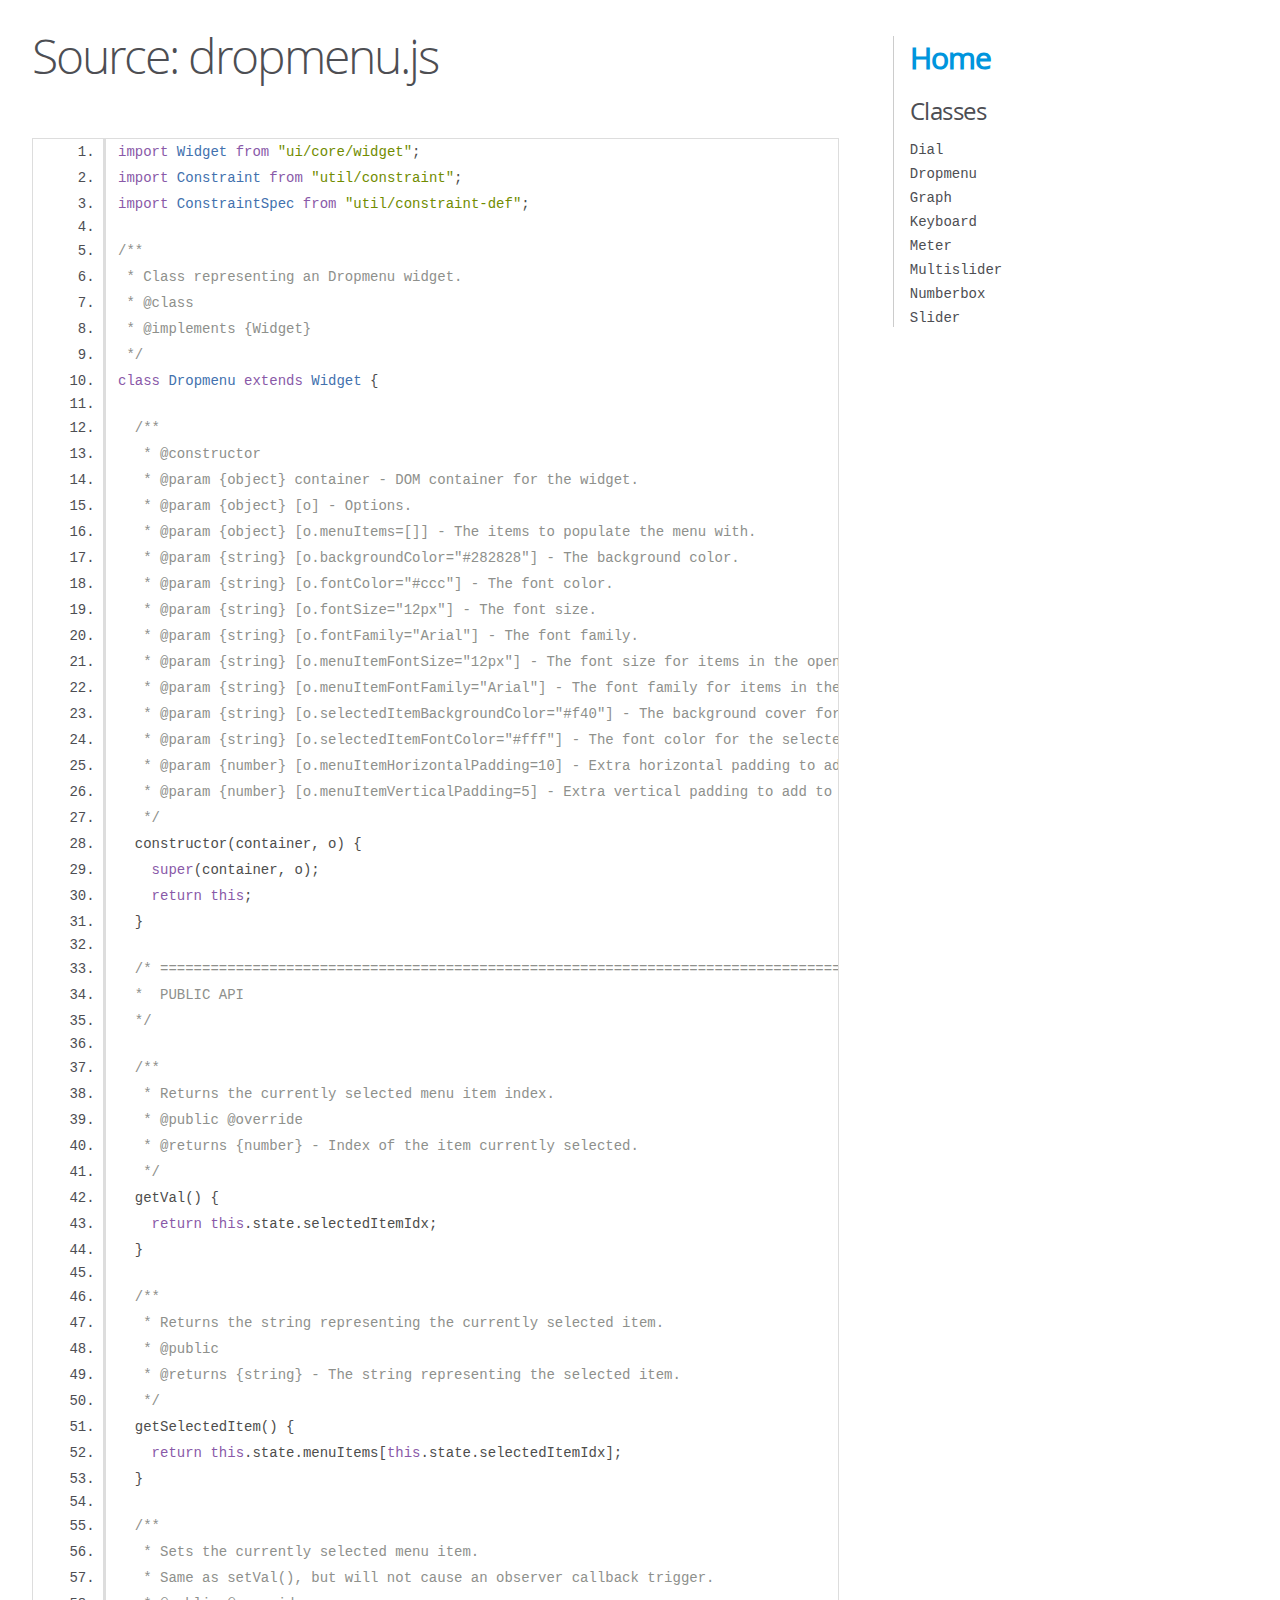
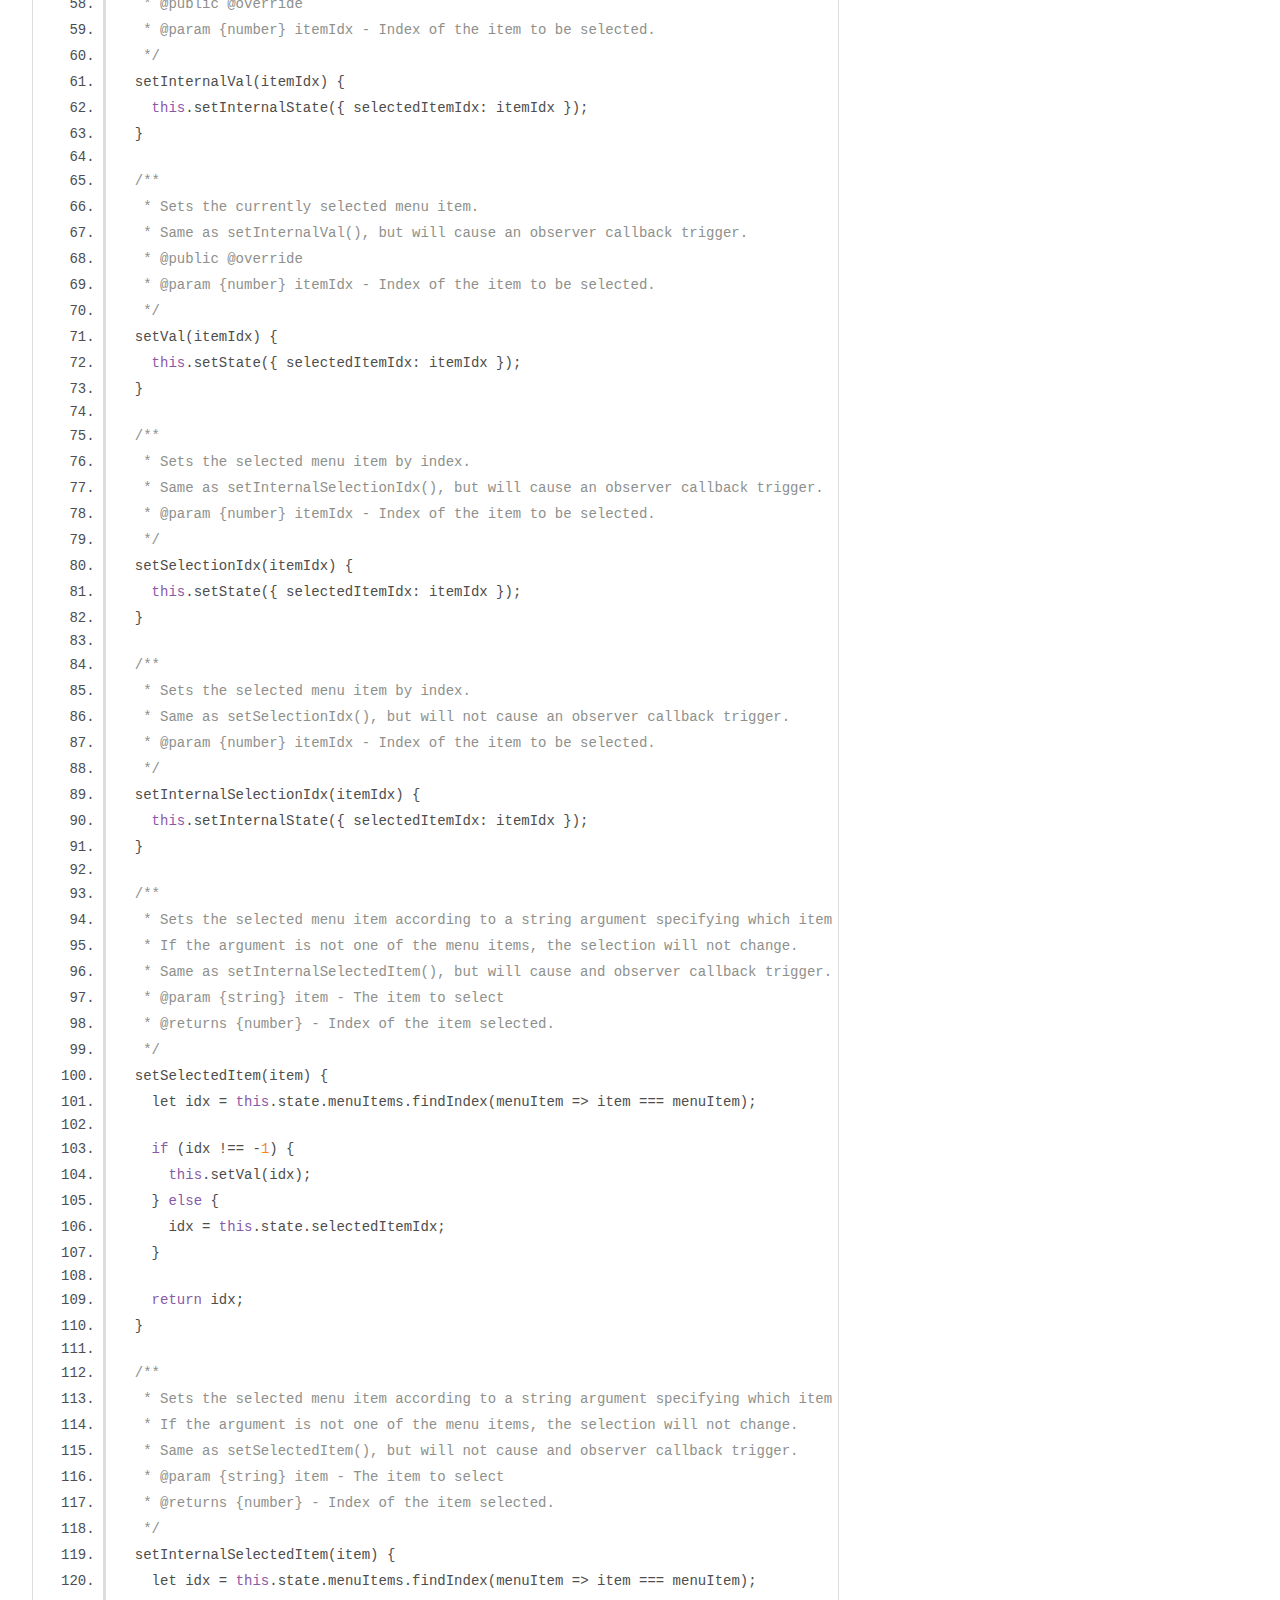
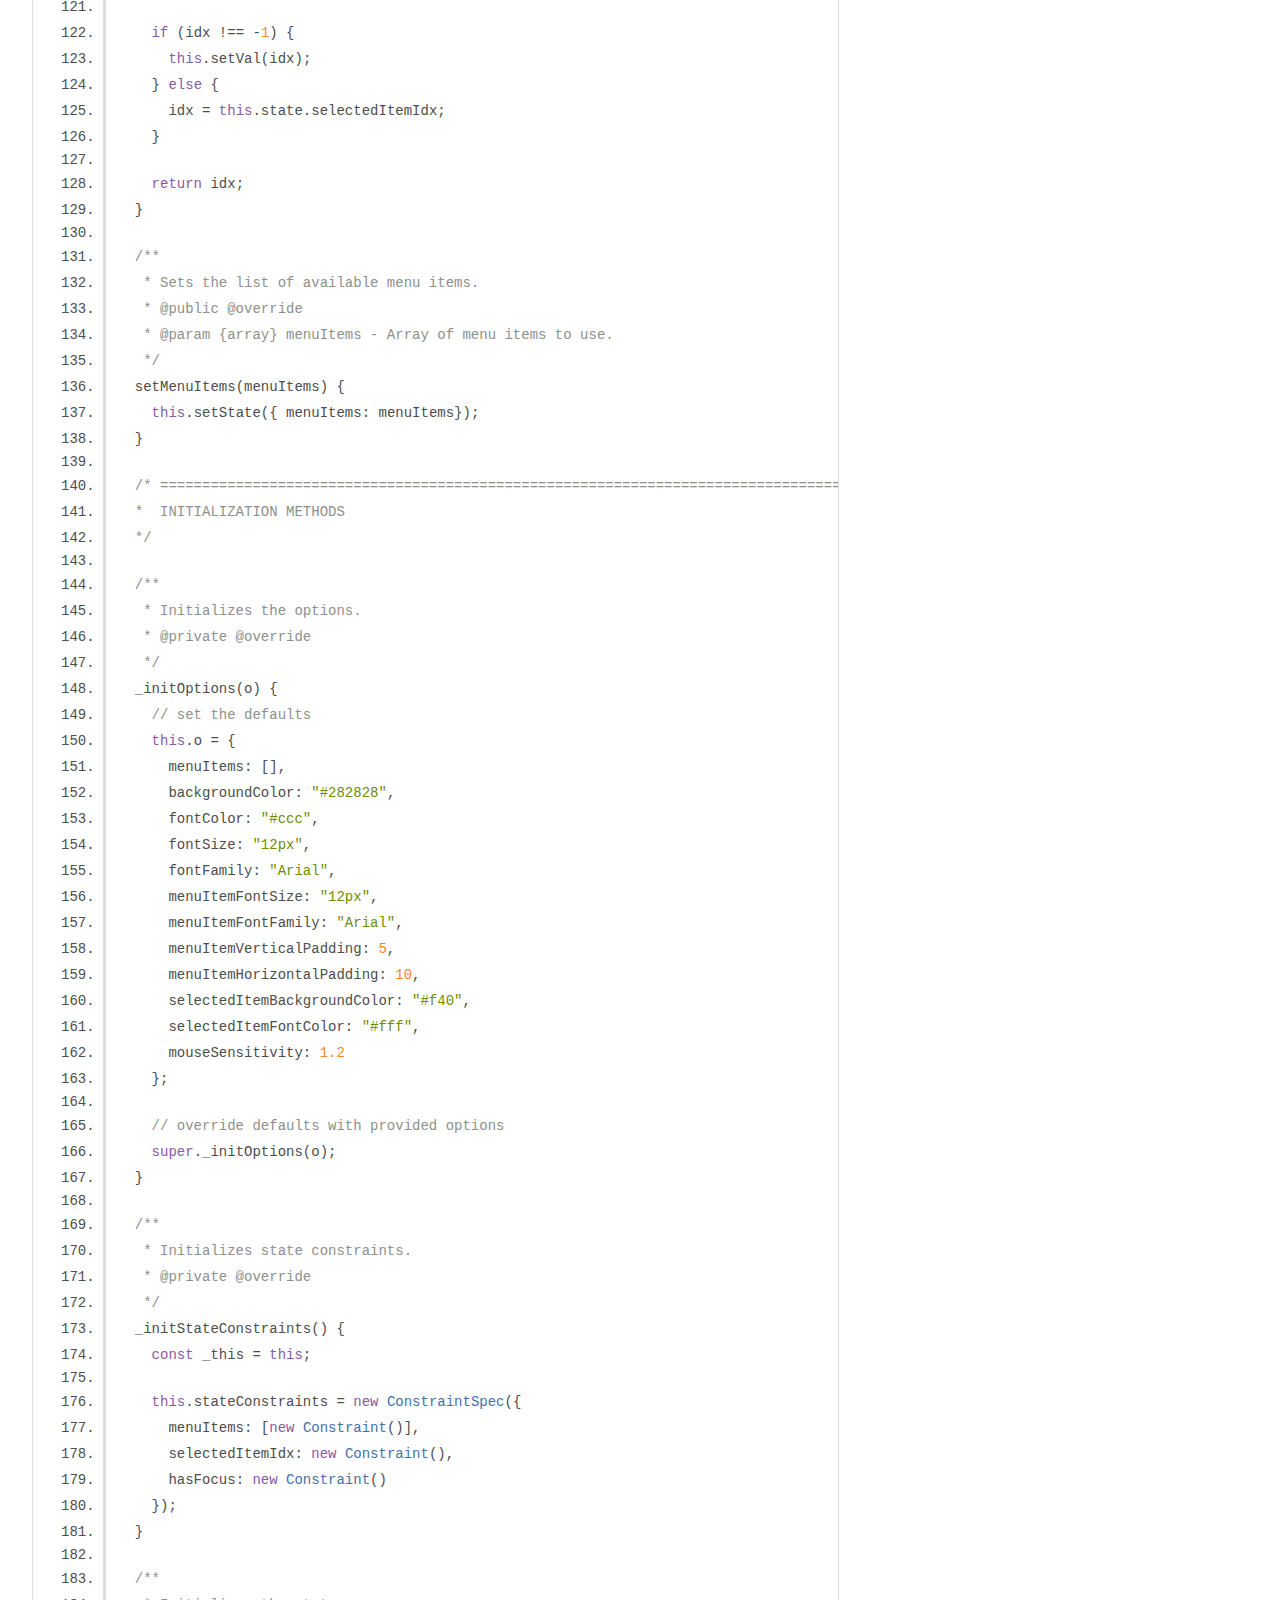
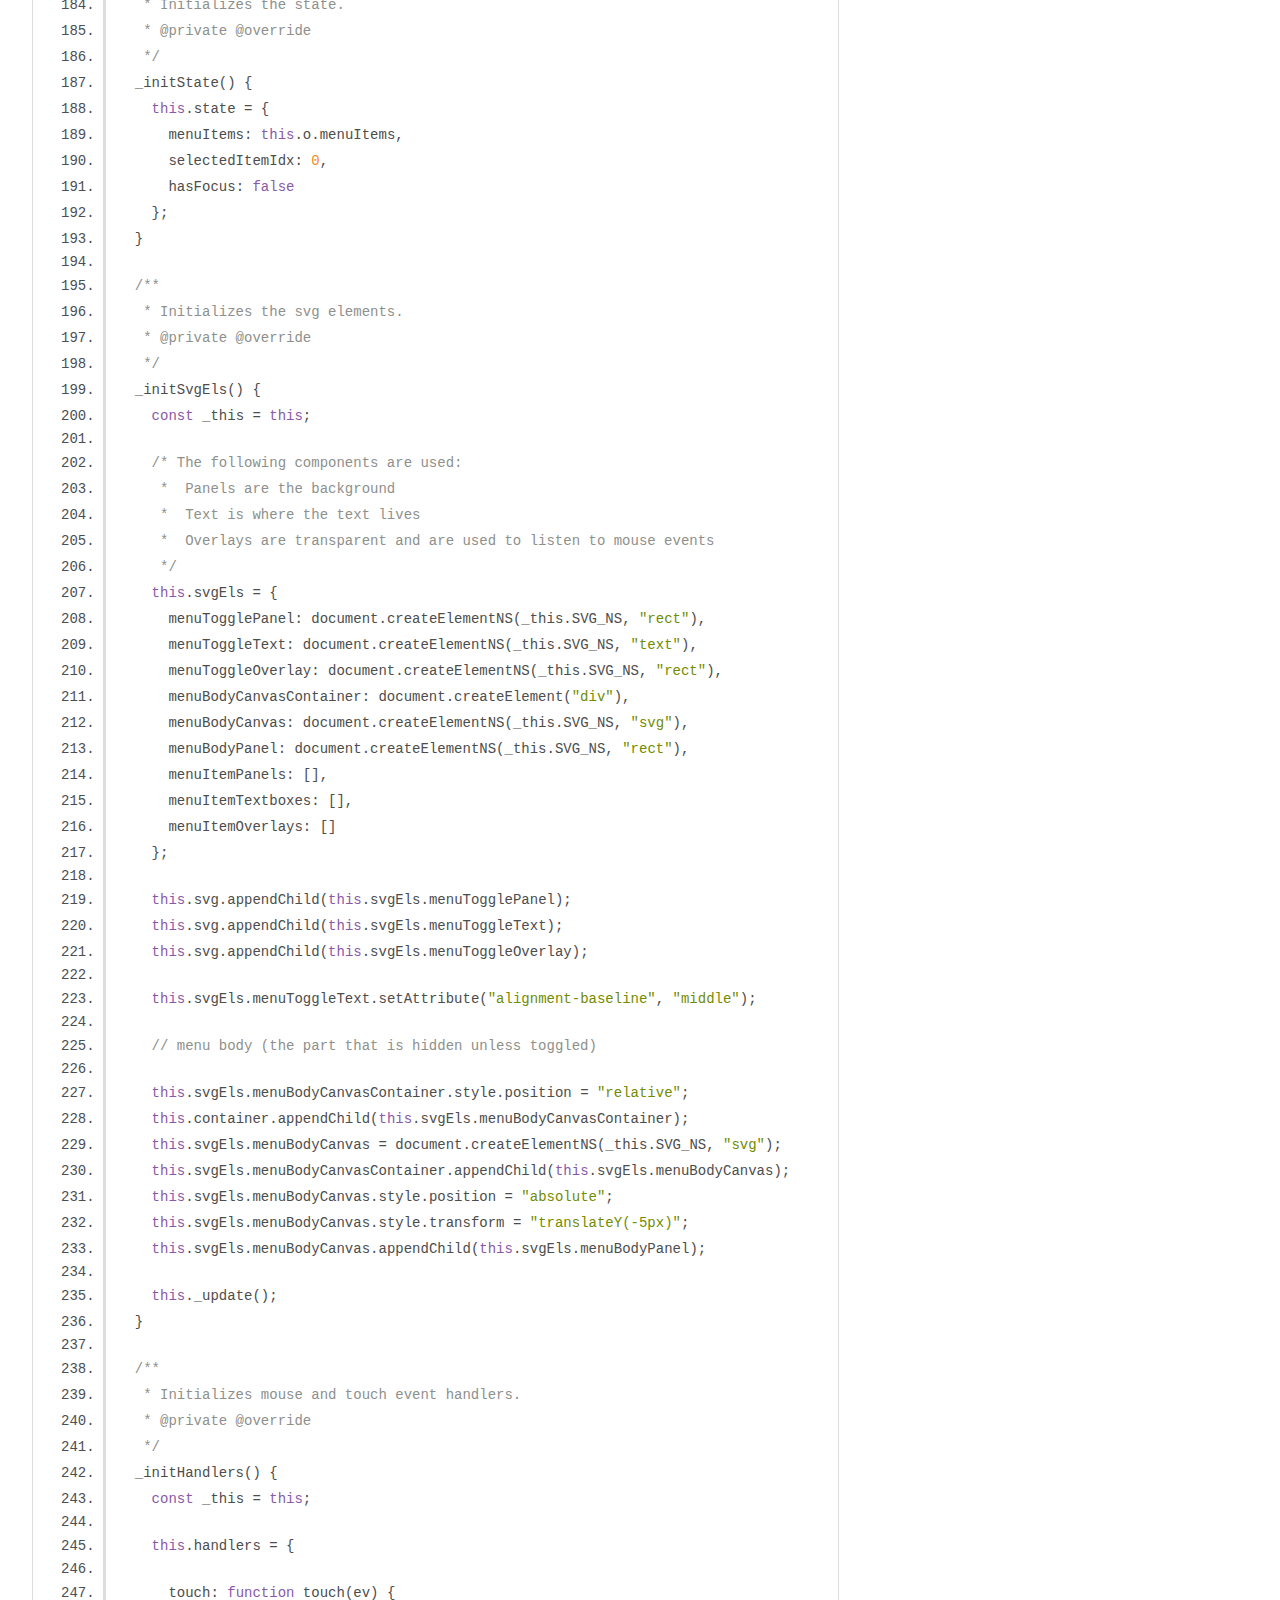
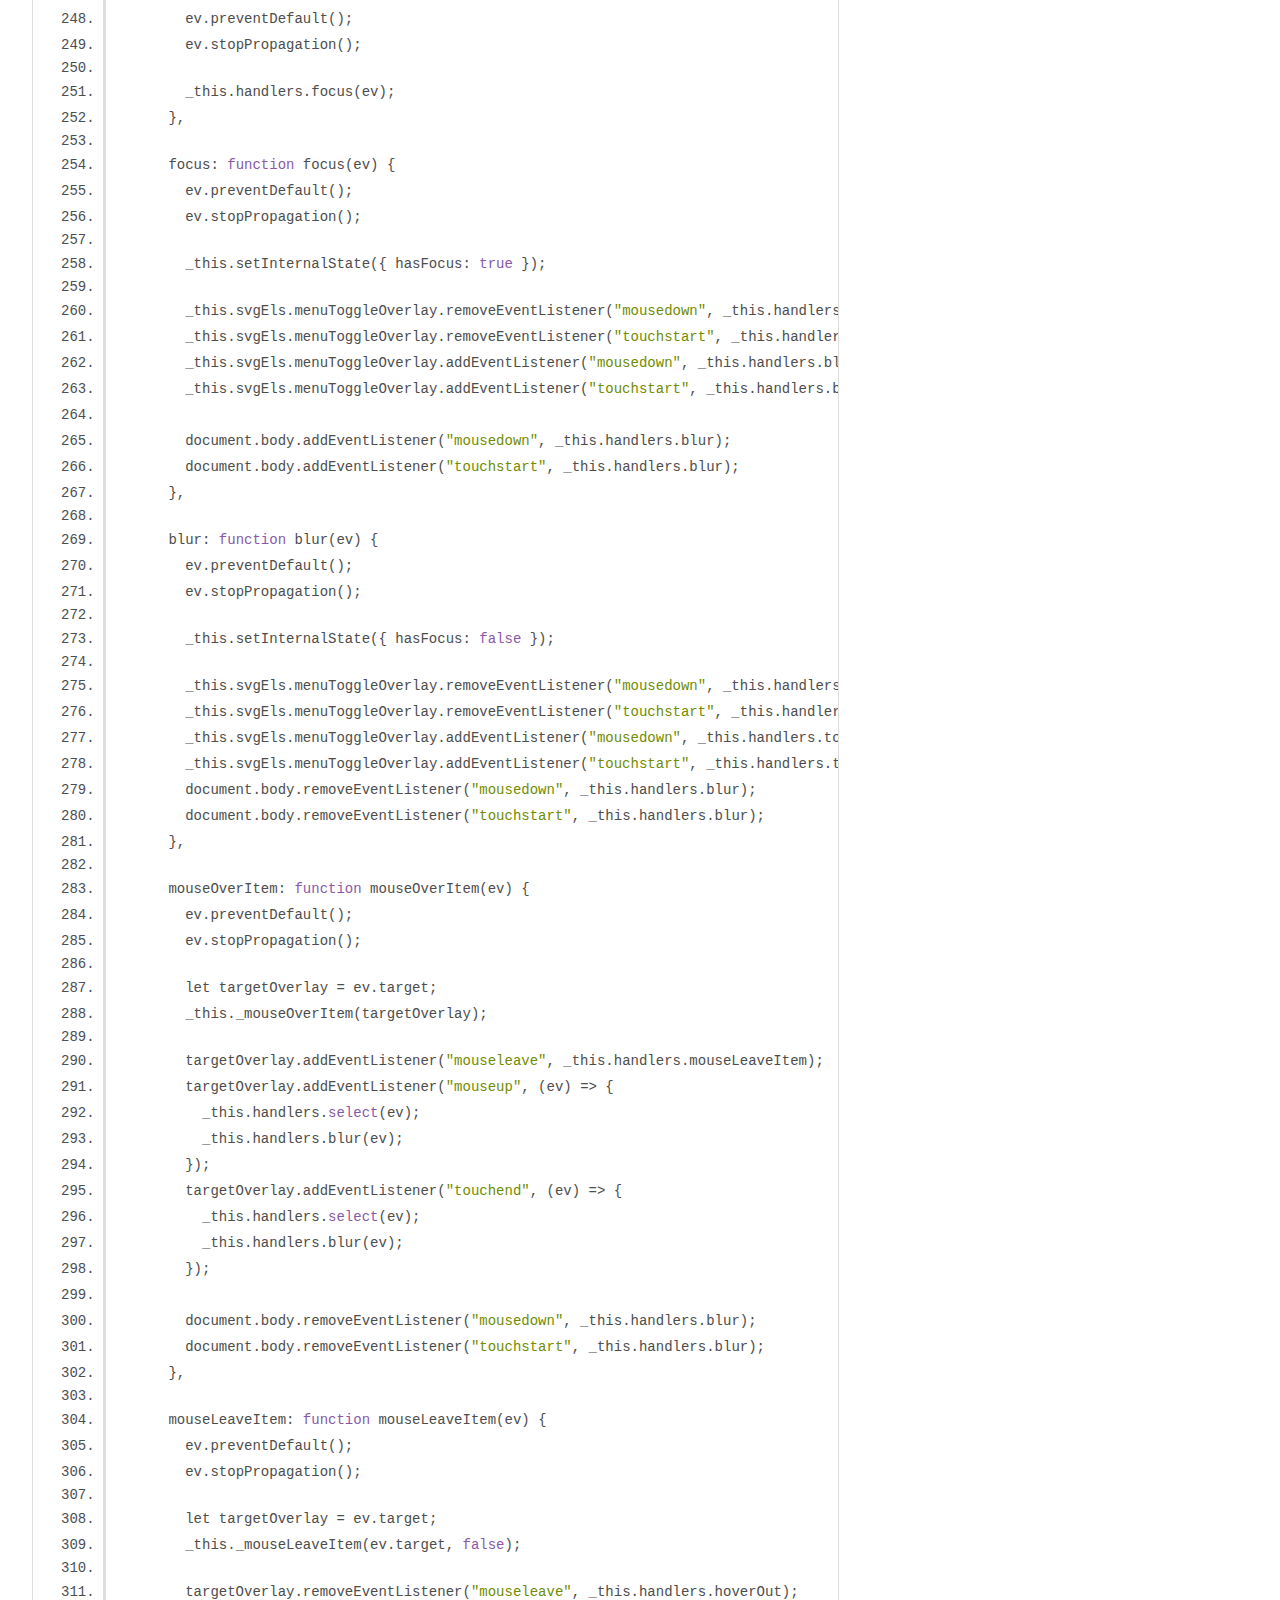
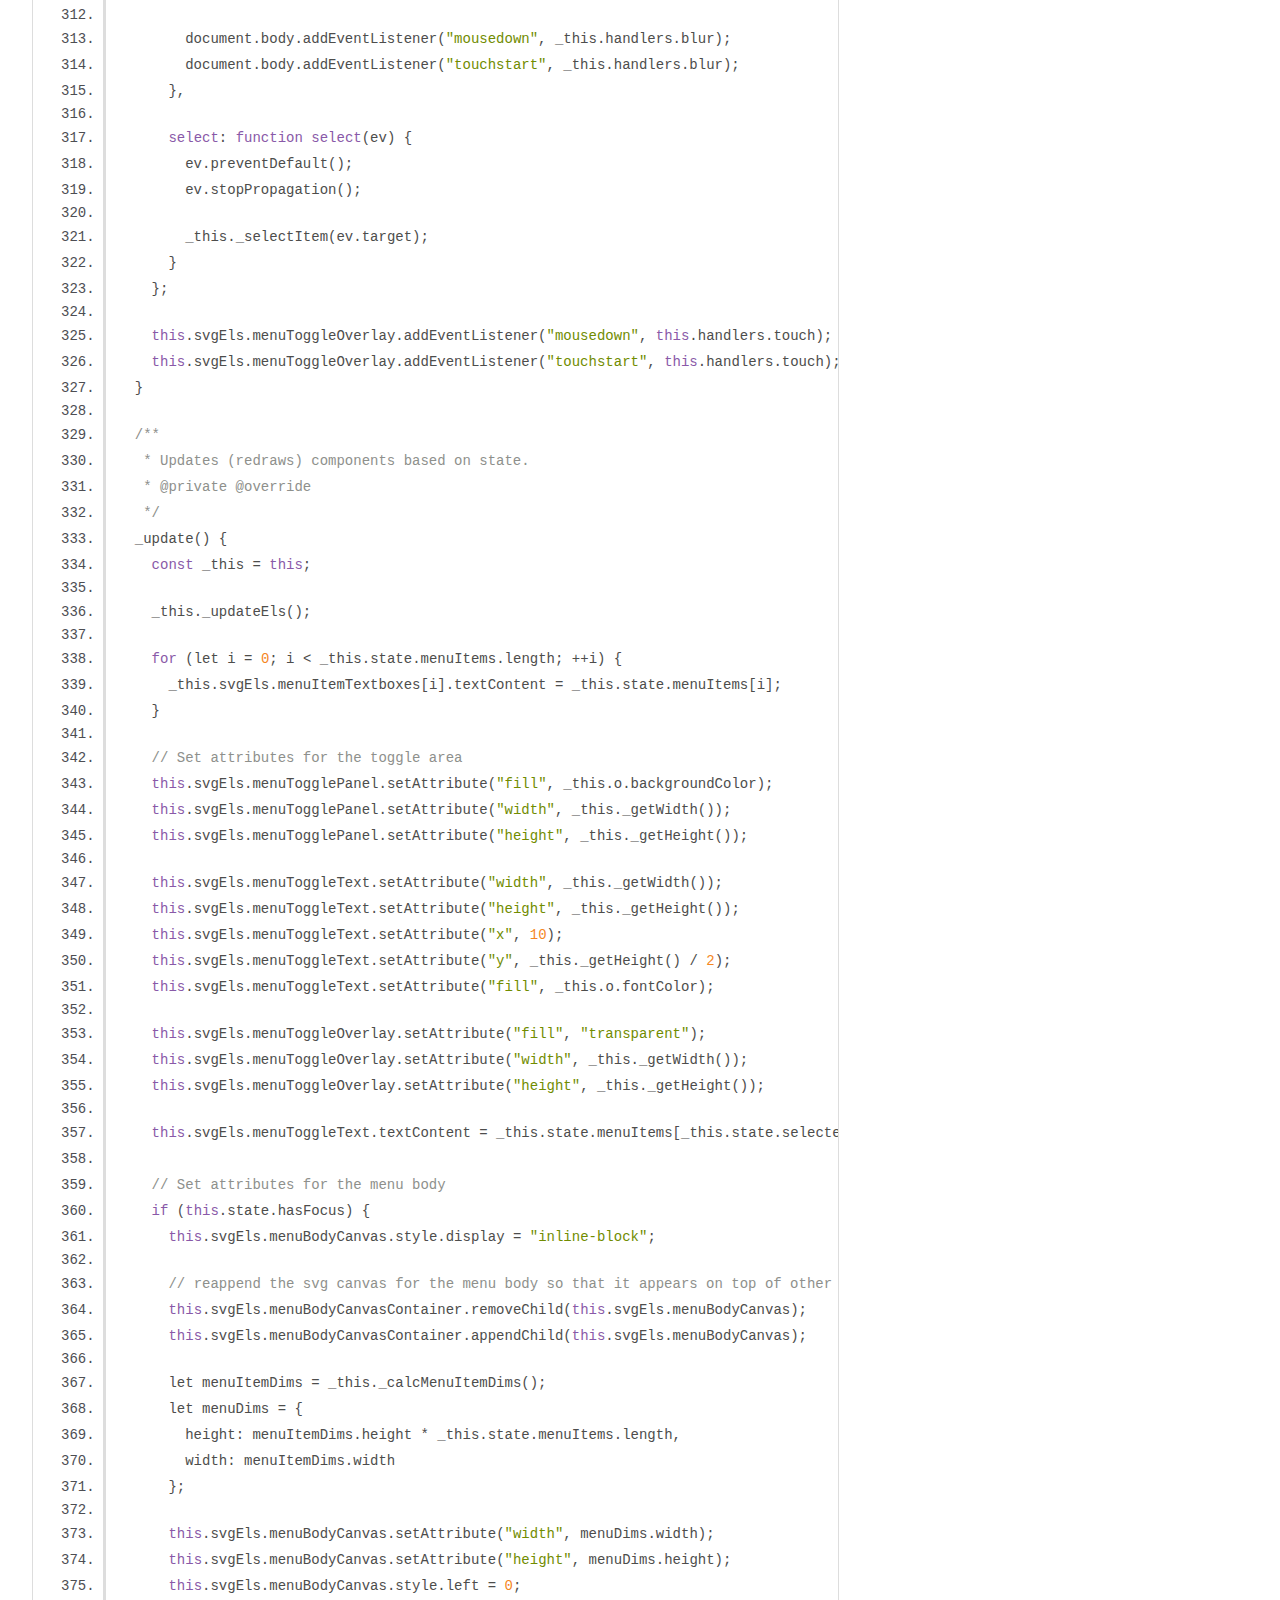
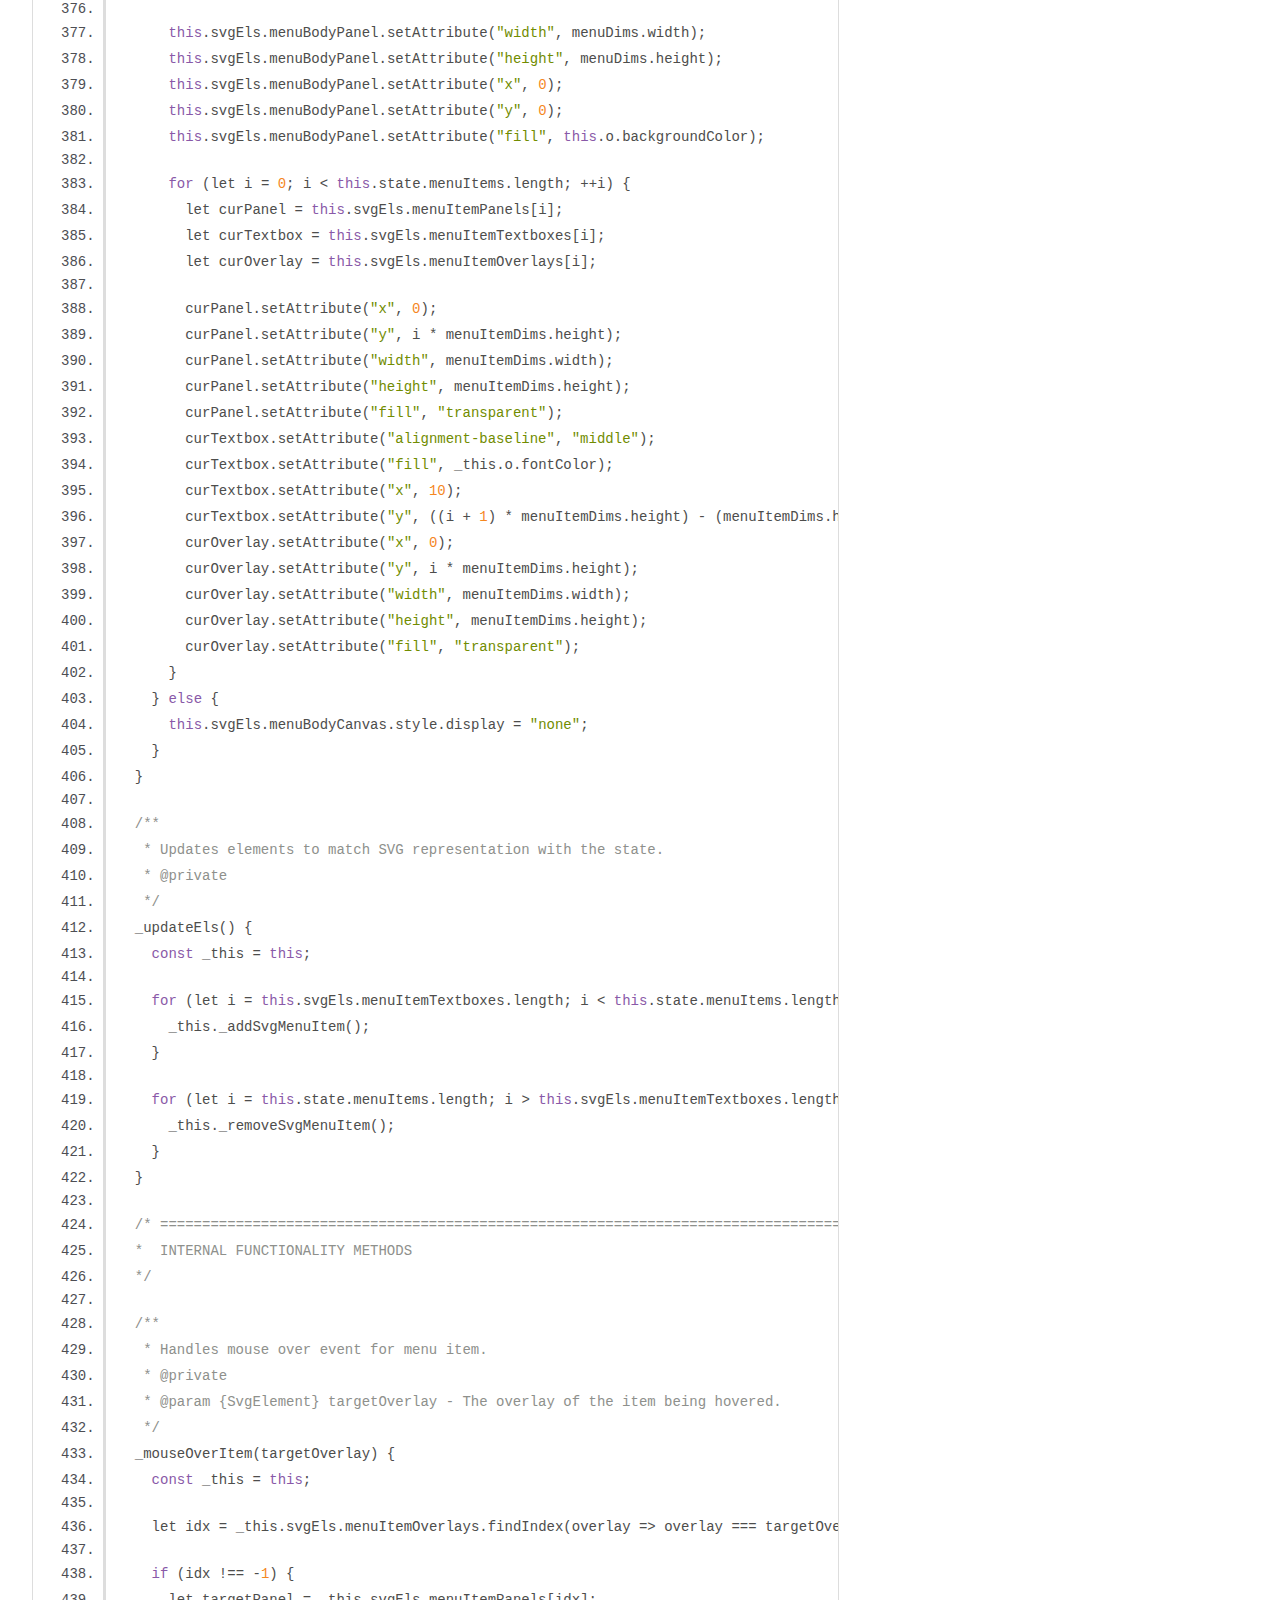
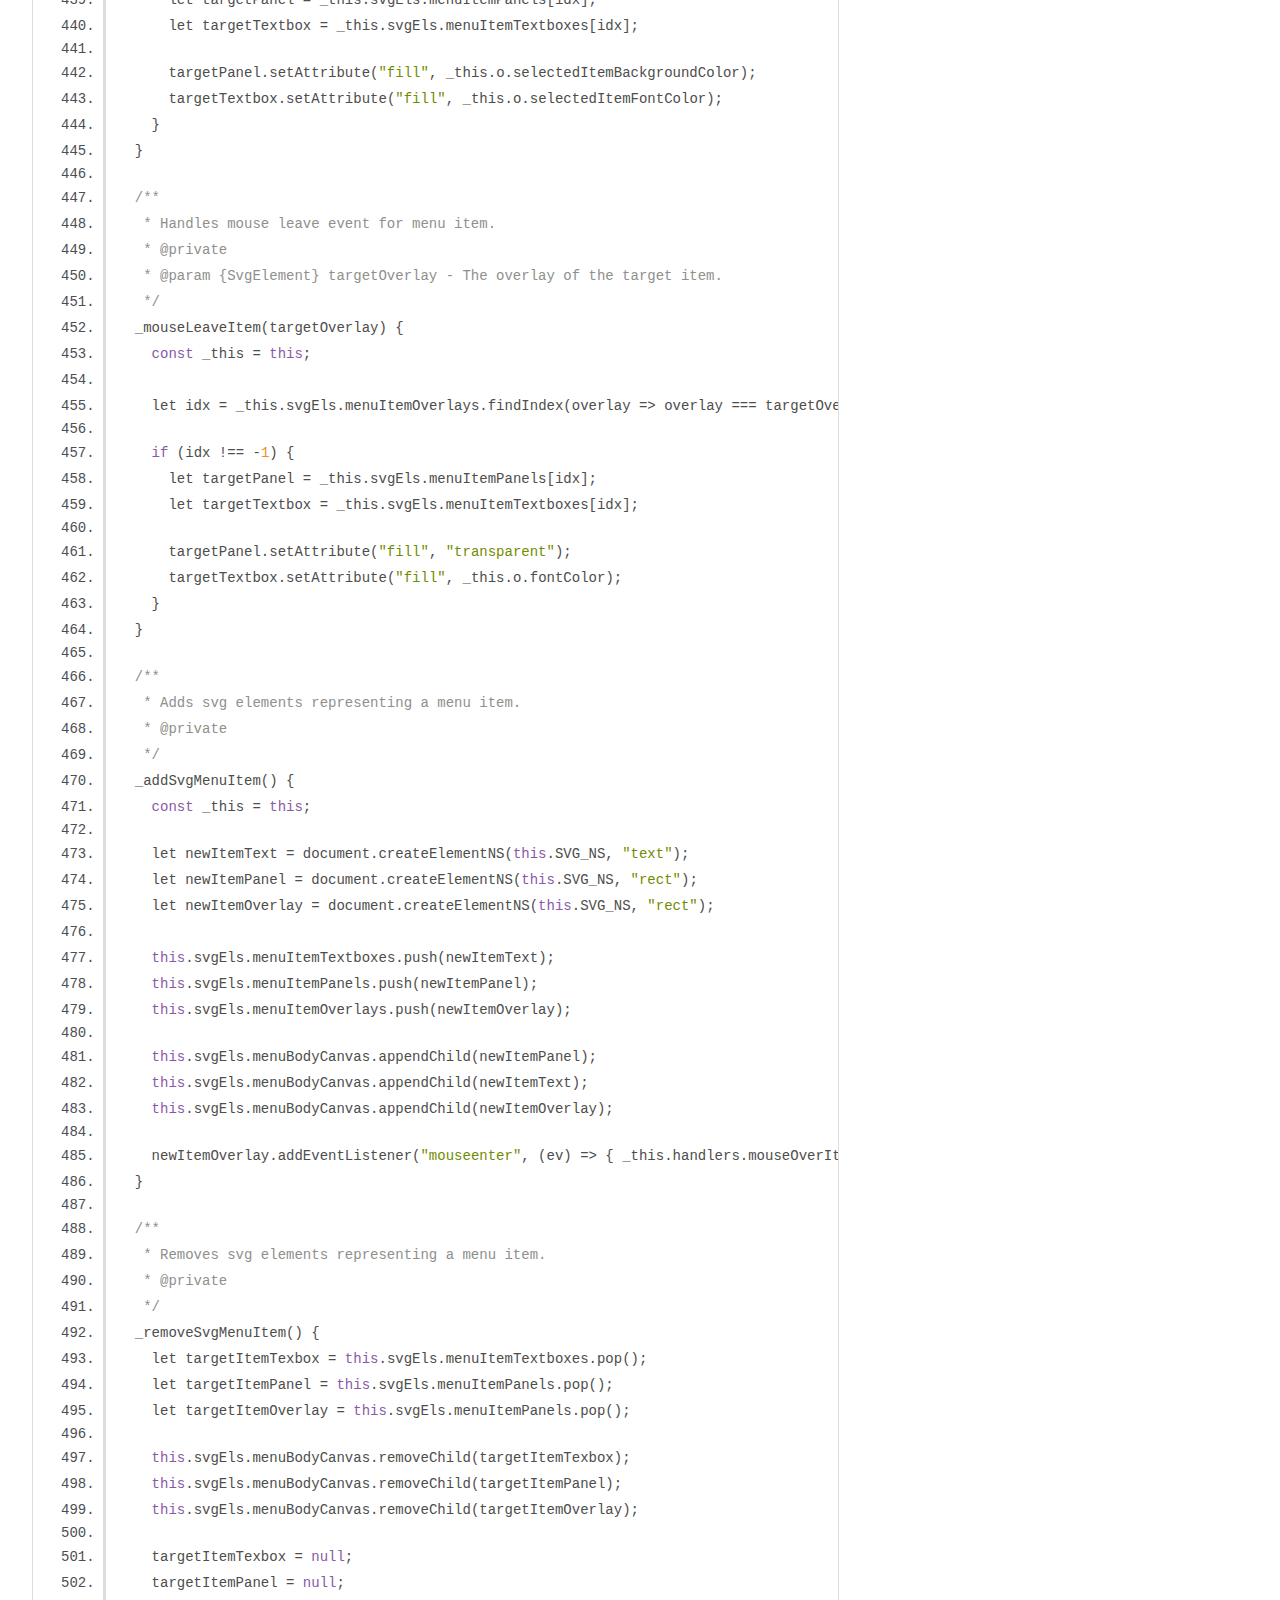
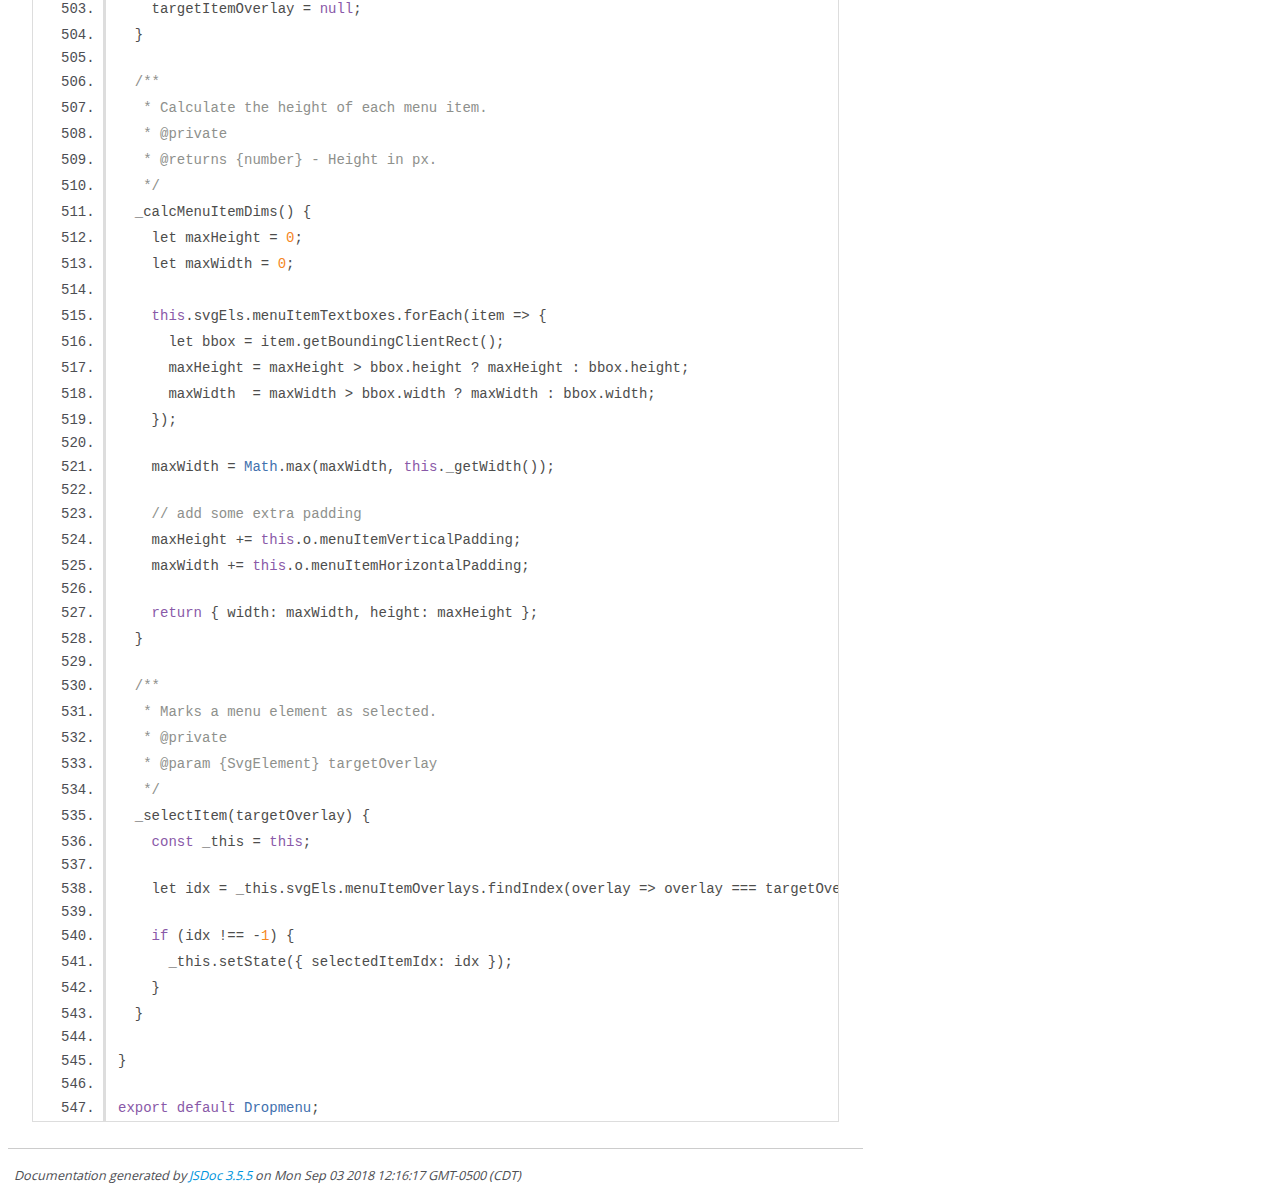
<file: kiteaudio-demo/dev-doc/dropmenu.js.html>
<!DOCTYPE html>
<html lang="en">
<head>
    <meta charset="utf-8">
    <title>JSDoc: Source: dropmenu.js</title>

    <script src="scripts/prettify/prettify.js"> </script>
    <script src="scripts/prettify/lang-css.js"> </script>
    <!--[if lt IE 9]>
      <script src="//html5shiv.googlecode.com/svn/trunk/html5.js"></script>
    <![endif]-->
    <link type="text/css" rel="stylesheet" href="styles/prettify-tomorrow.css">
    <link type="text/css" rel="stylesheet" href="styles/jsdoc-default.css">
</head>

<body>

<div id="main">

    <h1 class="page-title">Source: dropmenu.js</h1>

    



    
    <section>
        <article>
            <pre class="prettyprint source linenums"><code>import Widget from "ui/core/widget";
import Constraint from "util/constraint";
import ConstraintSpec from "util/constraint-def";

/**
 * Class representing an Dropmenu widget.
 * @class
 * @implements {Widget}
 */
class Dropmenu extends Widget {

  /**
   * @constructor
   * @param {object} container - DOM container for the widget.
   * @param {object} [o] - Options.
   * @param {object} [o.menuItems=[]] - The items to populate the menu with.
   * @param {string} [o.backgroundColor="#282828"] - The background color.
   * @param {string} [o.fontColor="#ccc"] - The font color.
   * @param {string} [o.fontSize="12px"] - The font size.
   * @param {string} [o.fontFamily="Arial"] - The font family.
   * @param {string} [o.menuItemFontSize="12px"] - The font size for items in the opened drop-down menu.
   * @param {string} [o.menuItemFontFamily="Arial"] - The font family for items in the opened drop-down menu.
   * @param {string} [o.selectedItemBackgroundColor="#f40"] - The background cover for the selected (hovered) item in the opened drop-down menu.
   * @param {string} [o.selectedItemFontColor="#fff"] - The font color for the selected (hovered) item in the opened drop-down menu.
   * @param {number} [o.menuItemHorizontalPadding=10] - Extra horizontal padding to add to each menu item.
   * @param {number} [o.menuItemVerticalPadding=5] - Extra vertical padding to add to each menu item. 
   */
  constructor(container, o) {
    super(container, o);
    return this;
  }

  /* ==============================================================================================
  *  PUBLIC API
  */

  /**
   * Returns the currently selected menu item index.
   * @public @override
   * @returns {number} - Index of the item currently selected.
   */
  getVal() {
    return this.state.selectedItemIdx;
  }

  /**
   * Returns the string representing the currently selected item.
   * @public
   * @returns {string} - The string representing the selected item.
   */
  getSelectedItem() {
    return this.state.menuItems[this.state.selectedItemIdx];
  }

  /**
   * Sets the currently selected menu item.
   * Same as setVal(), but will not cause an observer callback trigger.
   * @public @override
   * @param {number} itemIdx - Index of the item to be selected.
   */
  setInternalVal(itemIdx) {
    this.setInternalState({ selectedItemIdx: itemIdx });
  }

  /**
   * Sets the currently selected menu item.
   * Same as setInternalVal(), but will cause an observer callback trigger.
   * @public @override
   * @param {number} itemIdx - Index of the item to be selected.
   */
  setVal(itemIdx) {
    this.setState({ selectedItemIdx: itemIdx });
  }

  /**
   * Sets the selected menu item by index.
   * Same as setInternalSelectionIdx(), but will cause an observer callback trigger.
   * @param {number} itemIdx - Index of the item to be selected.
   */
  setSelectionIdx(itemIdx) {
    this.setState({ selectedItemIdx: itemIdx });
  }

  /**
   * Sets the selected menu item by index.
   * Same as setSelectionIdx(), but will not cause an observer callback trigger.
   * @param {number} itemIdx - Index of the item to be selected.
   */
  setInternalSelectionIdx(itemIdx) {
    this.setInternalState({ selectedItemIdx: itemIdx });
  }

  /**
   * Sets the selected menu item according to a string argument specifying which item to select.
   * If the argument is not one of the menu items, the selection will not change.
   * Same as setInternalSelectedItem(), but will cause and observer callback trigger.
   * @param {string} item - The item to select
   * @returns {number} - Index of the item selected.
   */
  setSelectedItem(item) {
    let idx = this.state.menuItems.findIndex(menuItem => item === menuItem);

    if (idx !== -1) {
      this.setVal(idx);
    } else {
      idx = this.state.selectedItemIdx;
    }

    return idx;
  }

  /**
   * Sets the selected menu item according to a string argument specifying which item to select.
   * If the argument is not one of the menu items, the selection will not change.
   * Same as setSelectedItem(), but will not cause and observer callback trigger.
   * @param {string} item - The item to select
   * @returns {number} - Index of the item selected.
   */
  setInternalSelectedItem(item) {
    let idx = this.state.menuItems.findIndex(menuItem => item === menuItem);
    
    if (idx !== -1) {
      this.setVal(idx);
    } else {
      idx = this.state.selectedItemIdx;
    }

    return idx;
  }

  /**
   * Sets the list of available menu items.
   * @public @override
   * @param {array} menuItems - Array of menu items to use.
   */
  setMenuItems(menuItems) {
    this.setState({ menuItems: menuItems});
  }

  /* ==============================================================================================
  *  INITIALIZATION METHODS
  */

  /**
   * Initializes the options.
   * @private @override
   */
  _initOptions(o) {
    // set the defaults
    this.o = {
      menuItems: [],
      backgroundColor: "#282828",
      fontColor: "#ccc",
      fontSize: "12px",
      fontFamily: "Arial",
      menuItemFontSize: "12px",
      menuItemFontFamily: "Arial",
      menuItemVerticalPadding: 5, 
      menuItemHorizontalPadding: 10,
      selectedItemBackgroundColor: "#f40",
      selectedItemFontColor: "#fff",
      mouseSensitivity: 1.2
    };

    // override defaults with provided options
    super._initOptions(o);
  }

  /**
   * Initializes state constraints.
   * @private @override
   */
  _initStateConstraints() {
    const _this = this;

    this.stateConstraints = new ConstraintSpec({
      menuItems: [new Constraint()],
      selectedItemIdx: new Constraint(),
      hasFocus: new Constraint()
    });
  }

  /**
   * Initializes the state.
   * @private @override
   */
  _initState() {
    this.state = {
      menuItems: this.o.menuItems,
      selectedItemIdx: 0,
      hasFocus: false
    };
  }

  /**
   * Initializes the svg elements.
   * @private @override
   */
  _initSvgEls() {
    const _this = this;

    /* The following components are used:
     *  Panels are the background
     *  Text is where the text lives
     *  Overlays are transparent and are used to listen to mouse events
     */
    this.svgEls = {
      menuTogglePanel: document.createElementNS(_this.SVG_NS, "rect"),
      menuToggleText: document.createElementNS(_this.SVG_NS, "text"),
      menuToggleOverlay: document.createElementNS(_this.SVG_NS, "rect"),
      menuBodyCanvasContainer: document.createElement("div"),
      menuBodyCanvas: document.createElementNS(_this.SVG_NS, "svg"),
      menuBodyPanel: document.createElementNS(_this.SVG_NS, "rect"),
      menuItemPanels: [],
      menuItemTextboxes: [],
      menuItemOverlays: []
    };

    this.svg.appendChild(this.svgEls.menuTogglePanel);
    this.svg.appendChild(this.svgEls.menuToggleText);
    this.svg.appendChild(this.svgEls.menuToggleOverlay);

    this.svgEls.menuToggleText.setAttribute("alignment-baseline", "middle");

    // menu body (the part that is hidden unless toggled)

    this.svgEls.menuBodyCanvasContainer.style.position = "relative";
    this.container.appendChild(this.svgEls.menuBodyCanvasContainer);
    this.svgEls.menuBodyCanvas = document.createElementNS(_this.SVG_NS, "svg");
    this.svgEls.menuBodyCanvasContainer.appendChild(this.svgEls.menuBodyCanvas);
    this.svgEls.menuBodyCanvas.style.position = "absolute";
    this.svgEls.menuBodyCanvas.style.transform = "translateY(-5px)";
    this.svgEls.menuBodyCanvas.appendChild(this.svgEls.menuBodyPanel);

    this._update();
  }

  /**
   * Initializes mouse and touch event handlers.
   * @private @override
   */
  _initHandlers() {
    const _this = this;

    this.handlers = {

      touch: function touch(ev) {
        ev.preventDefault();
        ev.stopPropagation();

        _this.handlers.focus(ev);
      },

      focus: function focus(ev) {
        ev.preventDefault();
        ev.stopPropagation();

        _this.setInternalState({ hasFocus: true });

        _this.svgEls.menuToggleOverlay.removeEventListener("mousedown", _this.handlers.touch);
        _this.svgEls.menuToggleOverlay.removeEventListener("touchstart", _this.handlers.touch);
        _this.svgEls.menuToggleOverlay.addEventListener("mousedown", _this.handlers.blur);
        _this.svgEls.menuToggleOverlay.addEventListener("touchstart", _this.handlers.blur);
       
        document.body.addEventListener("mousedown", _this.handlers.blur);
        document.body.addEventListener("touchstart", _this.handlers.blur);
      },

      blur: function blur(ev) {
        ev.preventDefault();
        ev.stopPropagation();

        _this.setInternalState({ hasFocus: false });

        _this.svgEls.menuToggleOverlay.removeEventListener("mousedown", _this.handlers.blur);
        _this.svgEls.menuToggleOverlay.removeEventListener("touchstart", _this.handlers.blur);
        _this.svgEls.menuToggleOverlay.addEventListener("mousedown", _this.handlers.touch);
        _this.svgEls.menuToggleOverlay.addEventListener("touchstart", _this.handlers.touch);
        document.body.removeEventListener("mousedown", _this.handlers.blur);
        document.body.removeEventListener("touchstart", _this.handlers.blur);
      },

      mouseOverItem: function mouseOverItem(ev) {
        ev.preventDefault();
        ev.stopPropagation();

        let targetOverlay = ev.target;
        _this._mouseOverItem(targetOverlay);

        targetOverlay.addEventListener("mouseleave", _this.handlers.mouseLeaveItem);
        targetOverlay.addEventListener("mouseup", (ev) => {
          _this.handlers.select(ev);
          _this.handlers.blur(ev);
        });
        targetOverlay.addEventListener("touchend", (ev) => {
          _this.handlers.select(ev);
          _this.handlers.blur(ev);
        });
        
        document.body.removeEventListener("mousedown", _this.handlers.blur);
        document.body.removeEventListener("touchstart", _this.handlers.blur);
      },

      mouseLeaveItem: function mouseLeaveItem(ev) {
        ev.preventDefault();
        ev.stopPropagation();

        let targetOverlay = ev.target;   
        _this._mouseLeaveItem(ev.target, false);

        targetOverlay.removeEventListener("mouseleave", _this.handlers.hoverOut);

        document.body.addEventListener("mousedown", _this.handlers.blur);
        document.body.addEventListener("touchstart", _this.handlers.blur);
      },

      select: function select(ev) {
        ev.preventDefault();
        ev.stopPropagation();

        _this._selectItem(ev.target);
      }
    };

    this.svgEls.menuToggleOverlay.addEventListener("mousedown", this.handlers.touch);
    this.svgEls.menuToggleOverlay.addEventListener("touchstart", this.handlers.touch);
  }

  /**
   * Updates (redraws) components based on state.
   * @private @override
   */
  _update() {
    const _this = this;

    _this._updateEls();

    for (let i = 0; i &lt; _this.state.menuItems.length; ++i) {
      _this.svgEls.menuItemTextboxes[i].textContent = _this.state.menuItems[i];
    }

    // Set attributes for the toggle area
    this.svgEls.menuTogglePanel.setAttribute("fill", _this.o.backgroundColor);
    this.svgEls.menuTogglePanel.setAttribute("width", _this._getWidth());
    this.svgEls.menuTogglePanel.setAttribute("height", _this._getHeight());

    this.svgEls.menuToggleText.setAttribute("width", _this._getWidth());
    this.svgEls.menuToggleText.setAttribute("height", _this._getHeight());
    this.svgEls.menuToggleText.setAttribute("x", 10);
    this.svgEls.menuToggleText.setAttribute("y", _this._getHeight() / 2);
    this.svgEls.menuToggleText.setAttribute("fill", _this.o.fontColor);

    this.svgEls.menuToggleOverlay.setAttribute("fill", "transparent");
    this.svgEls.menuToggleOverlay.setAttribute("width", _this._getWidth());
    this.svgEls.menuToggleOverlay.setAttribute("height", _this._getHeight());

    this.svgEls.menuToggleText.textContent = _this.state.menuItems[_this.state.selectedItemIdx];
    
    // Set attributes for the menu body
    if (this.state.hasFocus) {
      this.svgEls.menuBodyCanvas.style.display = "inline-block";

      // reappend the svg canvas for the menu body so that it appears on top of other elements
      this.svgEls.menuBodyCanvasContainer.removeChild(this.svgEls.menuBodyCanvas);
      this.svgEls.menuBodyCanvasContainer.appendChild(this.svgEls.menuBodyCanvas);

      let menuItemDims = _this._calcMenuItemDims();
      let menuDims = {
        height: menuItemDims.height * _this.state.menuItems.length, 
        width: menuItemDims.width
      };

      this.svgEls.menuBodyCanvas.setAttribute("width", menuDims.width);
      this.svgEls.menuBodyCanvas.setAttribute("height", menuDims.height);
      this.svgEls.menuBodyCanvas.style.left = 0;

      this.svgEls.menuBodyPanel.setAttribute("width", menuDims.width);
      this.svgEls.menuBodyPanel.setAttribute("height", menuDims.height);
      this.svgEls.menuBodyPanel.setAttribute("x", 0);
      this.svgEls.menuBodyPanel.setAttribute("y", 0);
      this.svgEls.menuBodyPanel.setAttribute("fill", this.o.backgroundColor);

      for (let i = 0; i &lt; this.state.menuItems.length; ++i) {
        let curPanel = this.svgEls.menuItemPanels[i];
        let curTextbox = this.svgEls.menuItemTextboxes[i];
        let curOverlay = this.svgEls.menuItemOverlays[i];

        curPanel.setAttribute("x", 0);
        curPanel.setAttribute("y", i * menuItemDims.height);
        curPanel.setAttribute("width", menuItemDims.width);
        curPanel.setAttribute("height", menuItemDims.height);
        curPanel.setAttribute("fill", "transparent");
        curTextbox.setAttribute("alignment-baseline", "middle");
        curTextbox.setAttribute("fill", _this.o.fontColor);
        curTextbox.setAttribute("x", 10);
        curTextbox.setAttribute("y", ((i + 1) * menuItemDims.height) - (menuItemDims.height / 2));
        curOverlay.setAttribute("x", 0);
        curOverlay.setAttribute("y", i * menuItemDims.height);
        curOverlay.setAttribute("width", menuItemDims.width);
        curOverlay.setAttribute("height", menuItemDims.height);
        curOverlay.setAttribute("fill", "transparent");  
      }
    } else {
      this.svgEls.menuBodyCanvas.style.display = "none";
    }
  }

  /**
   * Updates elements to match SVG representation with the state.
   * @private
   */
  _updateEls() {
    const _this = this;

    for (let i = this.svgEls.menuItemTextboxes.length; i &lt; this.state.menuItems.length; ++i) {
      _this._addSvgMenuItem();
    }

    for (let i = this.state.menuItems.length; i > this.svgEls.menuItemTextboxes.length ; --i) {
      _this._removeSvgMenuItem();
    }
  }

  /* ==============================================================================================
  *  INTERNAL FUNCTIONALITY METHODS
  */

  /**
   * Handles mouse over event for menu item.
   * @private
   * @param {SvgElement} targetOverlay - The overlay of the item being hovered.
   */
  _mouseOverItem(targetOverlay) {
    const _this = this;

    let idx = _this.svgEls.menuItemOverlays.findIndex(overlay => overlay === targetOverlay);

    if (idx !== -1) {
      let targetPanel = _this.svgEls.menuItemPanels[idx];
      let targetTextbox = _this.svgEls.menuItemTextboxes[idx];

      targetPanel.setAttribute("fill", _this.o.selectedItemBackgroundColor);
      targetTextbox.setAttribute("fill", _this.o.selectedItemFontColor);
    }
  }

  /**
   * Handles mouse leave event for menu item.
   * @private
   * @param {SvgElement} targetOverlay - The overlay of the target item.
   */
  _mouseLeaveItem(targetOverlay) {
    const _this = this;
    
    let idx = _this.svgEls.menuItemOverlays.findIndex(overlay => overlay === targetOverlay);

    if (idx !== -1) {
      let targetPanel = _this.svgEls.menuItemPanels[idx];
      let targetTextbox = _this.svgEls.menuItemTextboxes[idx];

      targetPanel.setAttribute("fill", "transparent");
      targetTextbox.setAttribute("fill", _this.o.fontColor);      
    }
  }

  /**
   * Adds svg elements representing a menu item.
   * @private
   */
  _addSvgMenuItem() {
    const _this = this;

    let newItemText = document.createElementNS(this.SVG_NS, "text");
    let newItemPanel = document.createElementNS(this.SVG_NS, "rect");
    let newItemOverlay = document.createElementNS(this.SVG_NS, "rect");
    
    this.svgEls.menuItemTextboxes.push(newItemText);
    this.svgEls.menuItemPanels.push(newItemPanel);
    this.svgEls.menuItemOverlays.push(newItemOverlay);

    this.svgEls.menuBodyCanvas.appendChild(newItemPanel);
    this.svgEls.menuBodyCanvas.appendChild(newItemText);
    this.svgEls.menuBodyCanvas.appendChild(newItemOverlay);

    newItemOverlay.addEventListener("mouseenter", (ev) => { _this.handlers.mouseOverItem(ev); });
  }

  /**
   * Removes svg elements representing a menu item.
   * @private
   */
  _removeSvgMenuItem() {
    let targetItemTexbox = this.svgEls.menuItemTextboxes.pop();
    let targetItemPanel = this.svgEls.menuItemPanels.pop();
    let targetItemOverlay = this.svgEls.menuItemPanels.pop();

    this.svgEls.menuBodyCanvas.removeChild(targetItemTexbox);
    this.svgEls.menuBodyCanvas.removeChild(targetItemPanel);
    this.svgEls.menuBodyCanvas.removeChild(targetItemOverlay);

    targetItemTexbox = null;
    targetItemPanel = null;
    targetItemOverlay = null;
  }

  /**
   * Calculate the height of each menu item.
   * @private
   * @returns {number} - Height in px.
   */
  _calcMenuItemDims() {
    let maxHeight = 0;
    let maxWidth = 0;
    
    this.svgEls.menuItemTextboxes.forEach(item => {
      let bbox = item.getBoundingClientRect();
      maxHeight = maxHeight > bbox.height ? maxHeight : bbox.height;
      maxWidth  = maxWidth > bbox.width ? maxWidth : bbox.width;
    });

    maxWidth = Math.max(maxWidth, this._getWidth());

    // add some extra padding
    maxHeight += this.o.menuItemVerticalPadding;
    maxWidth += this.o.menuItemHorizontalPadding;

    return { width: maxWidth, height: maxHeight };
  }

  /**
   * Marks a menu element as selected.
   * @private
   * @param {SvgElement} targetOverlay 
   */
  _selectItem(targetOverlay) {
    const _this = this;

    let idx = _this.svgEls.menuItemOverlays.findIndex(overlay => overlay === targetOverlay);

    if (idx !== -1) {
      _this.setState({ selectedItemIdx: idx });
    }
  }

}

export default Dropmenu;</code></pre>
        </article>
    </section>




</div>

<nav>
    <h2><a href="index.html">Home</a></h2><h3>Classes</h3><ul><li><a href="Dial.html">Dial</a></li><li><a href="Dropmenu.html">Dropmenu</a></li><li><a href="Graph.html">Graph</a></li><li><a href="Keyboard.html">Keyboard</a></li><li><a href="Meter.html">Meter</a></li><li><a href="Multislider.html">Multislider</a></li><li><a href="Numberbox.html">Numberbox</a></li><li><a href="Slider.html">Slider</a></li></ul>
</nav>

<br class="clear">

<footer>
    Documentation generated by <a href="https://github.com/jsdoc3/jsdoc">JSDoc 3.5.5</a> on Mon Sep 03 2018 12:16:17 GMT-0500 (CDT)
</footer>

<script> prettyPrint(); </script>
<script src="scripts/linenumber.js"> </script>
</body>
</html>
</file>
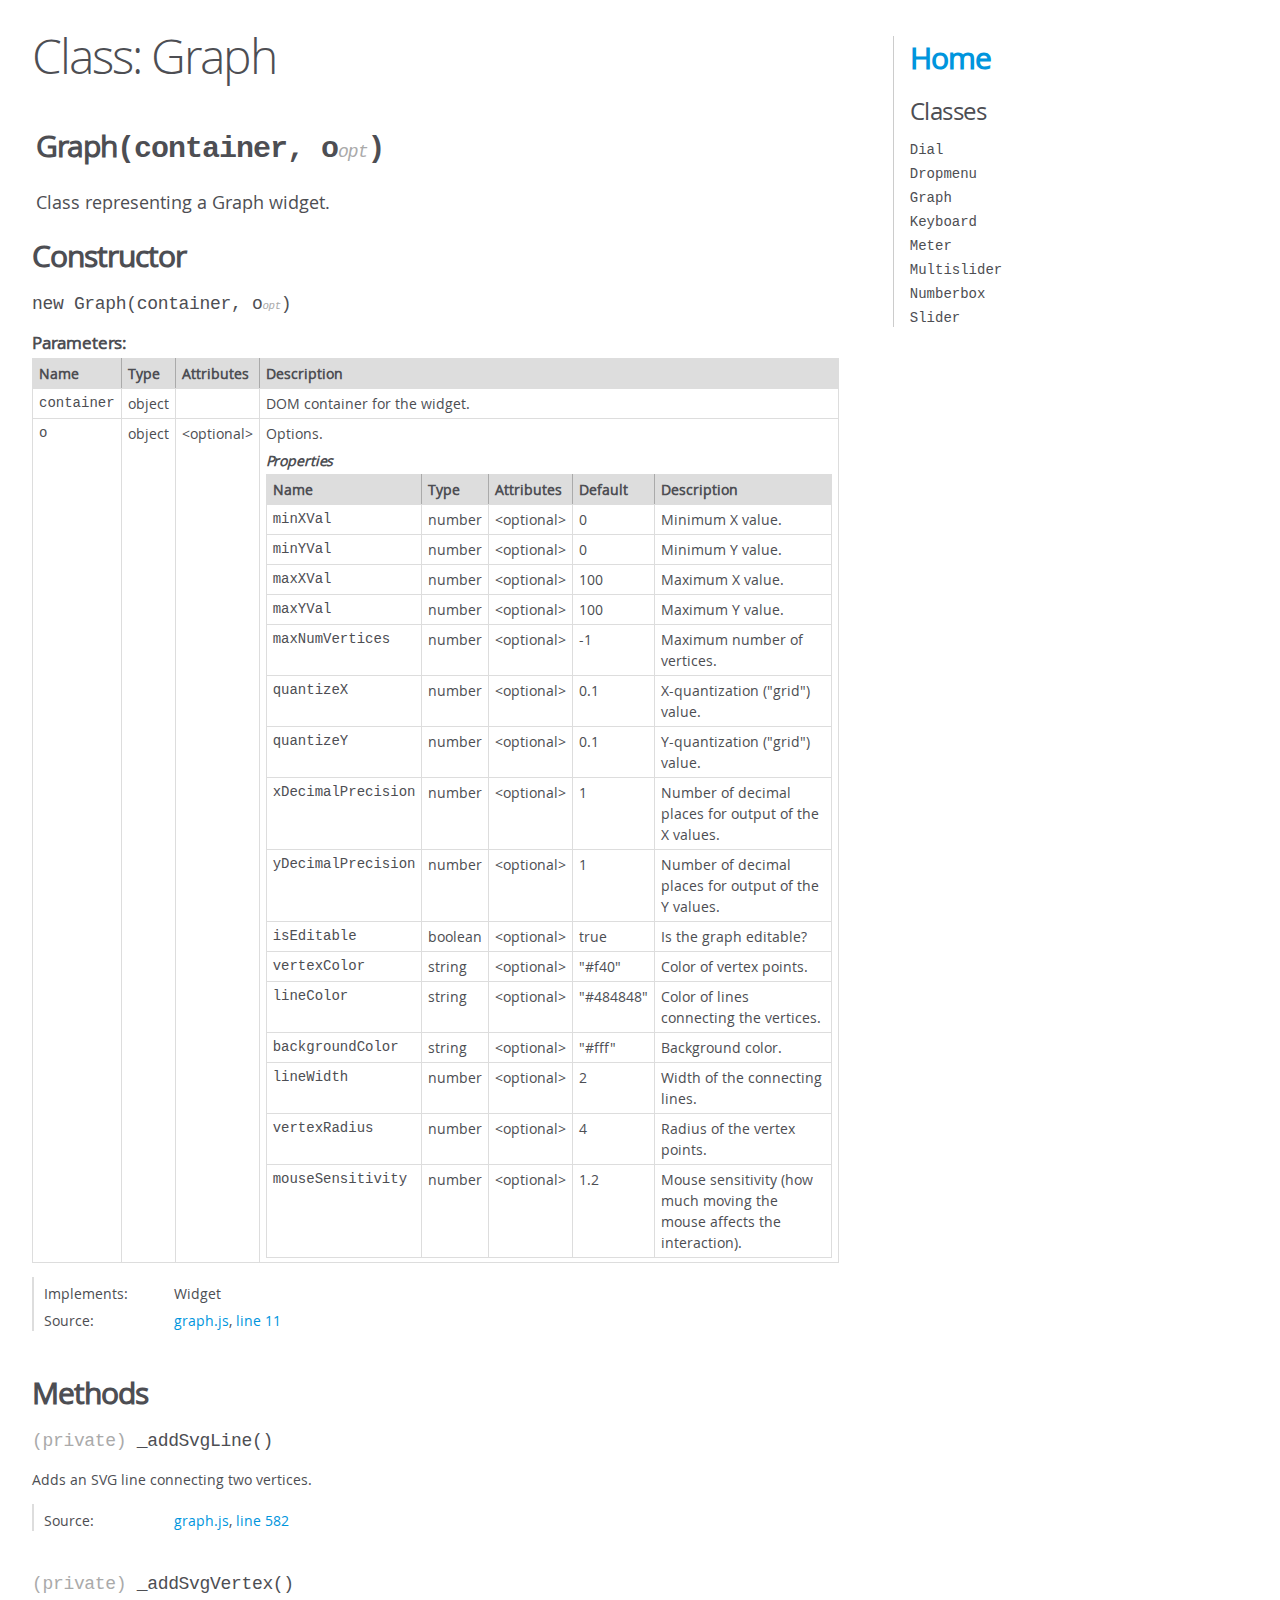
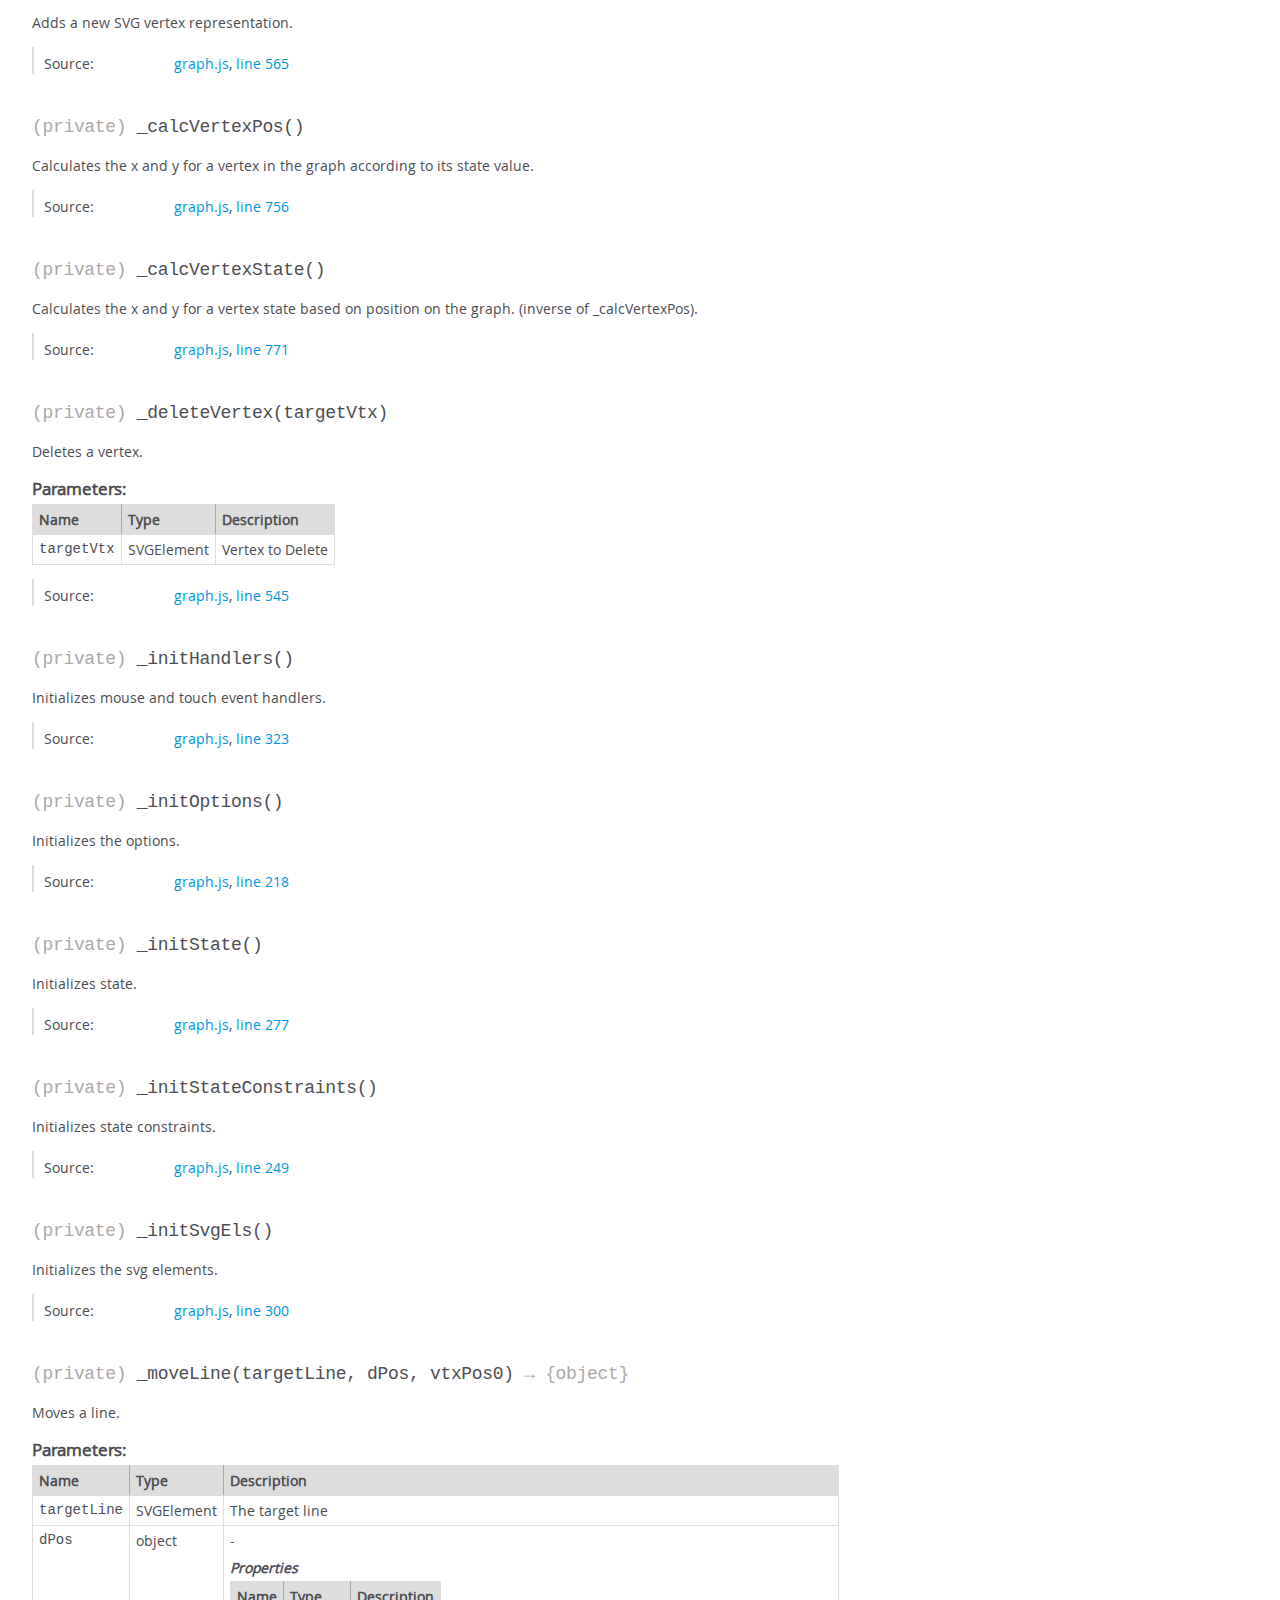
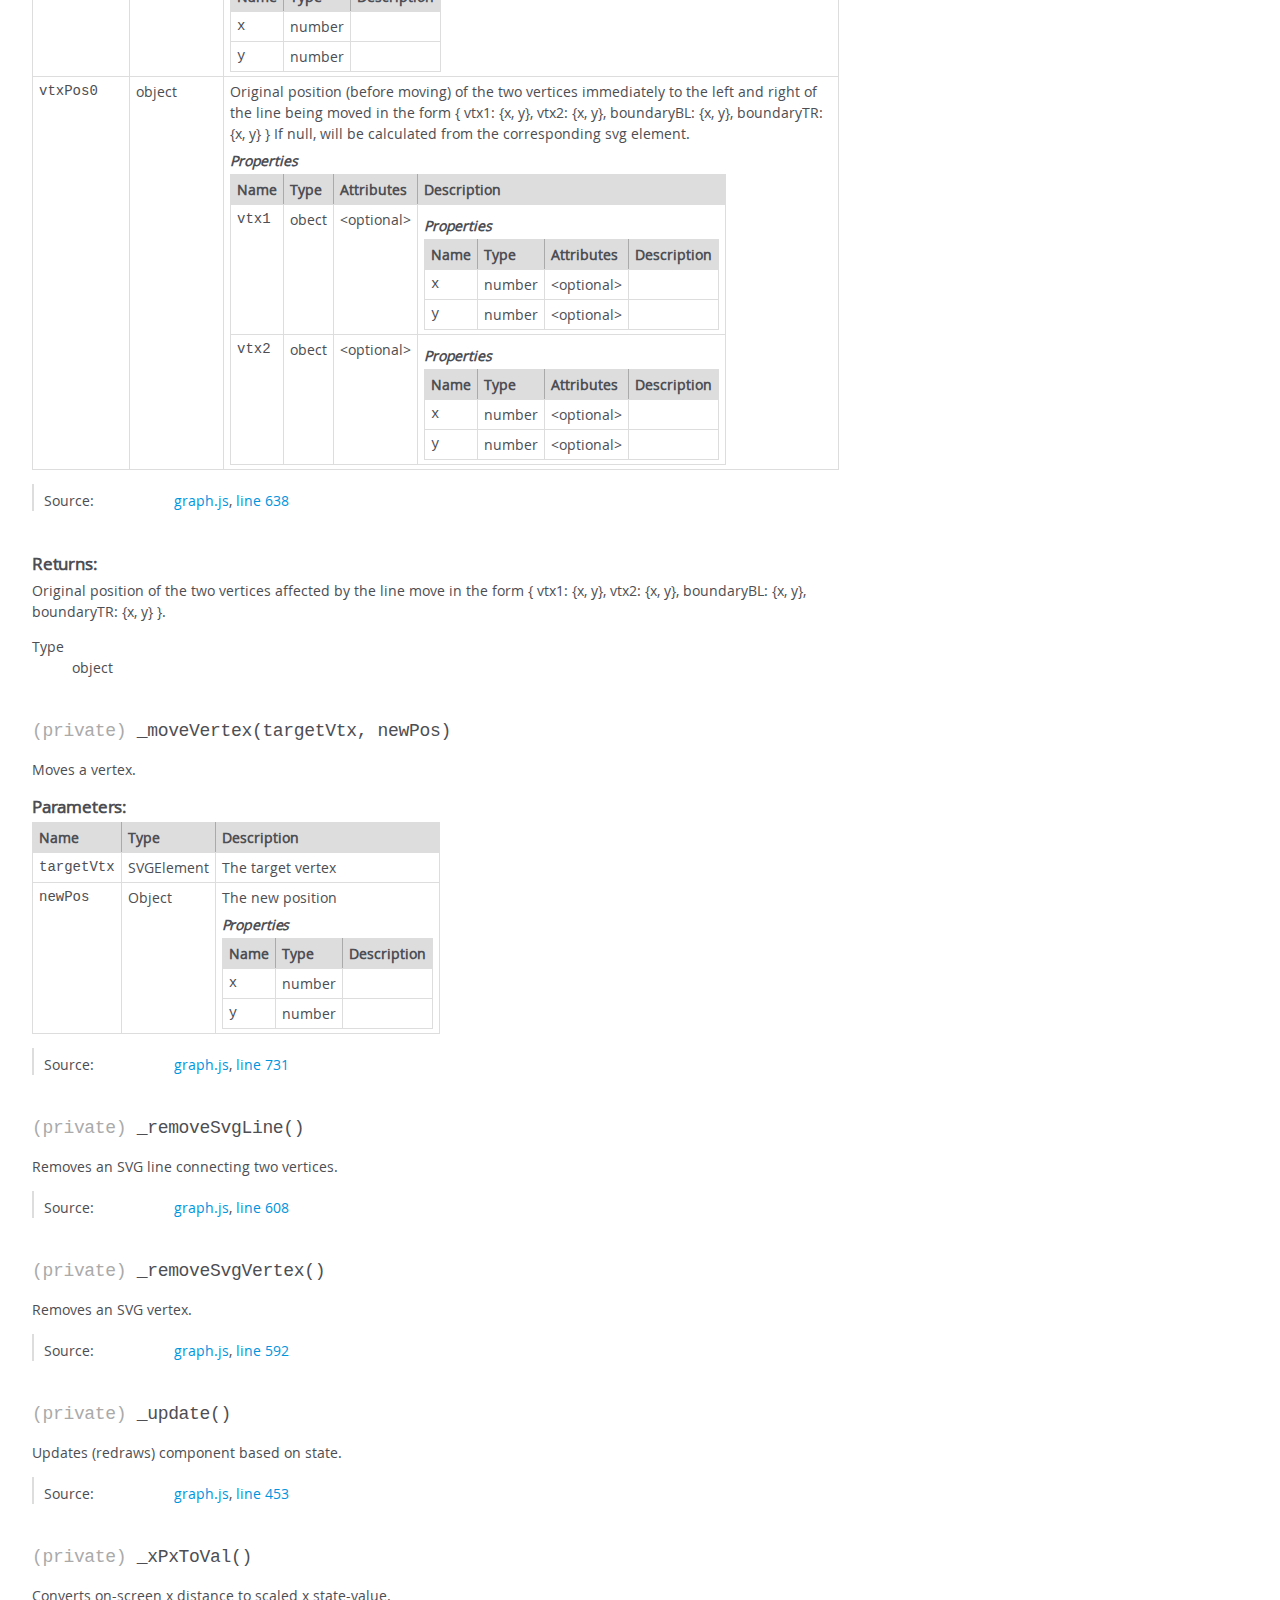
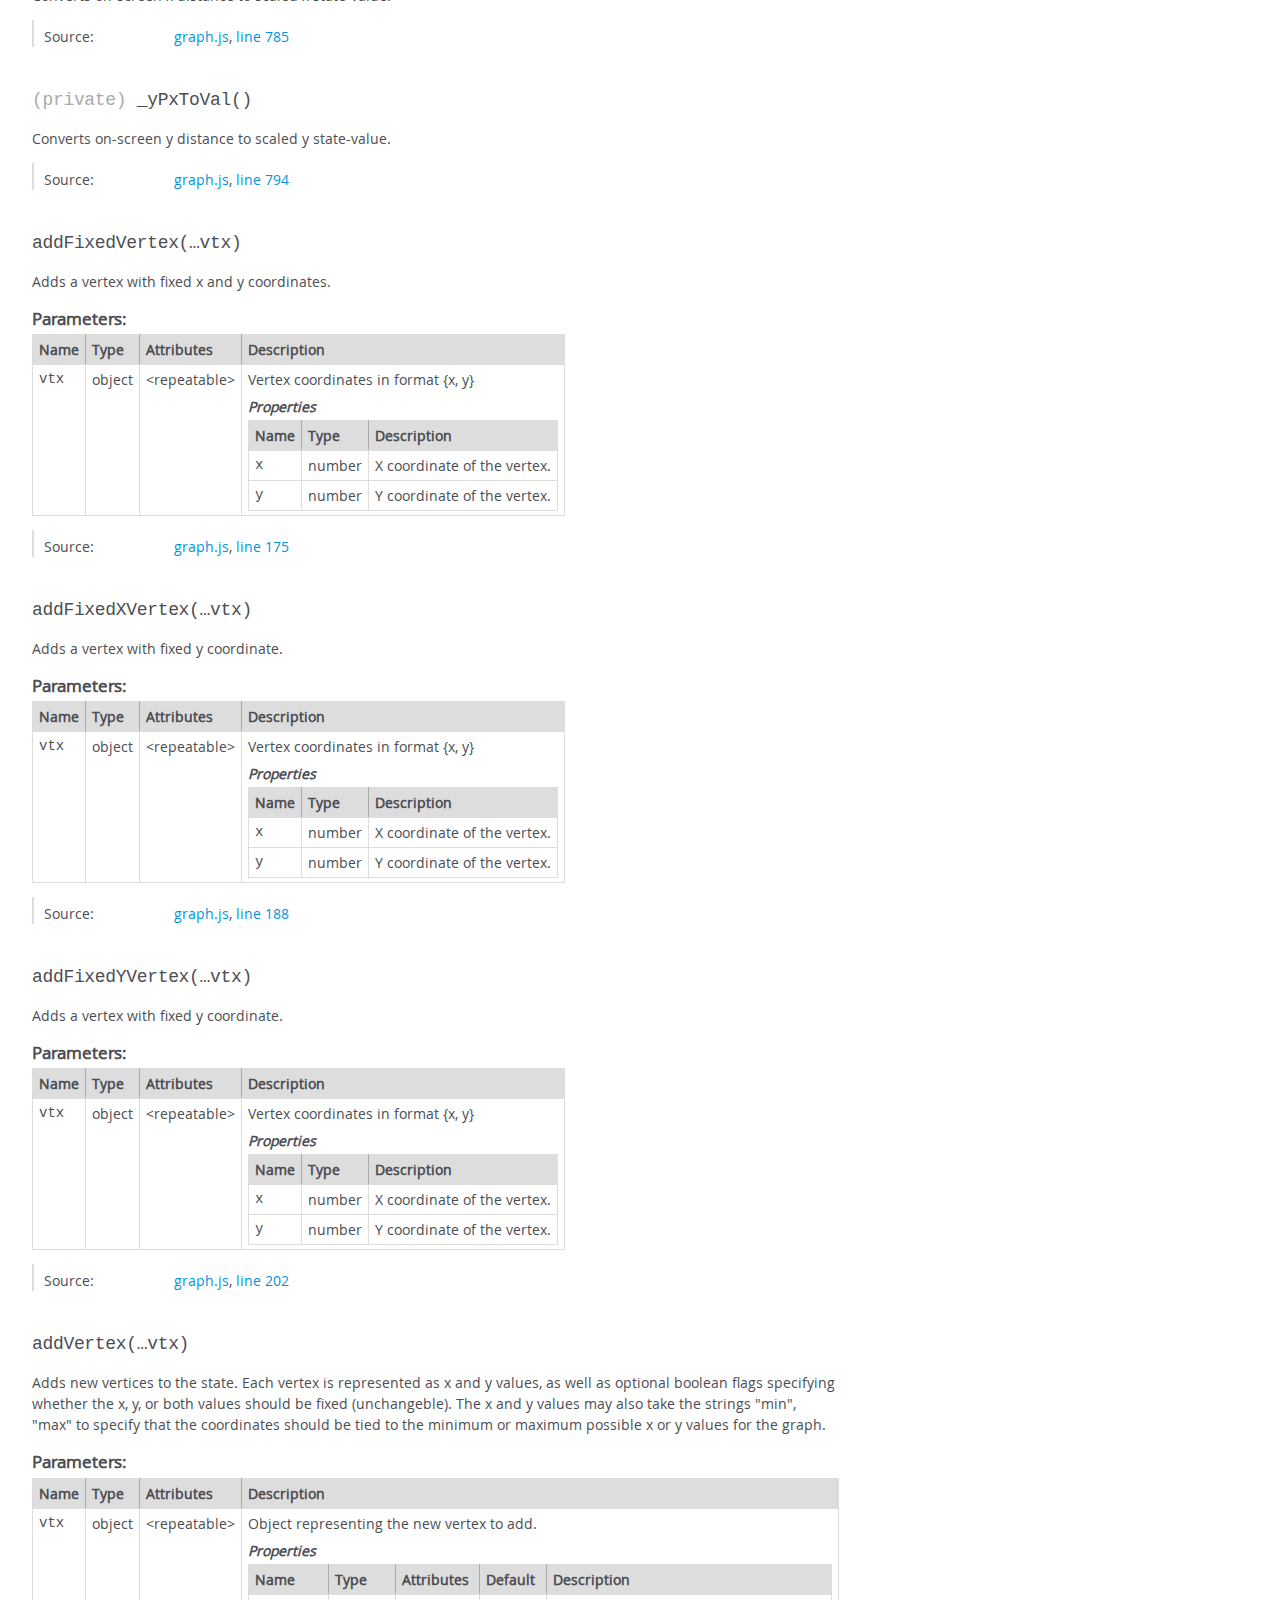
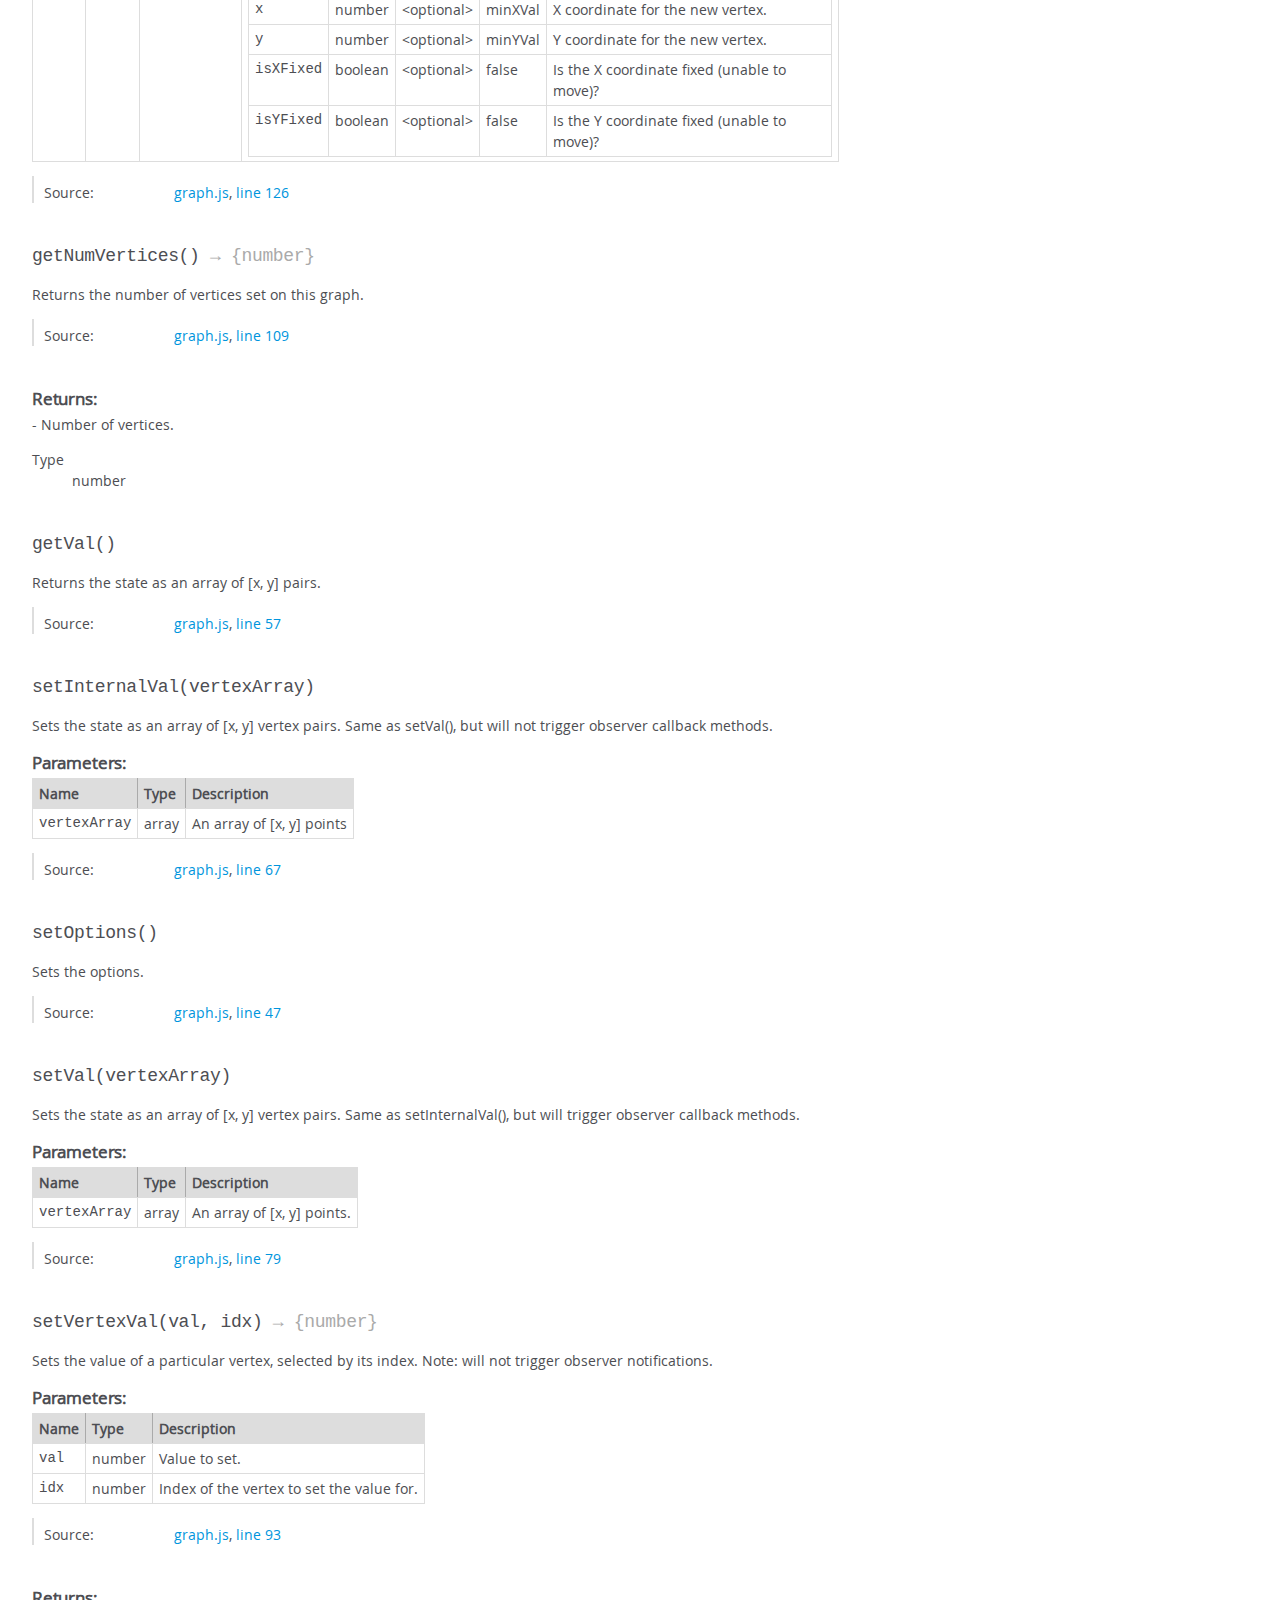
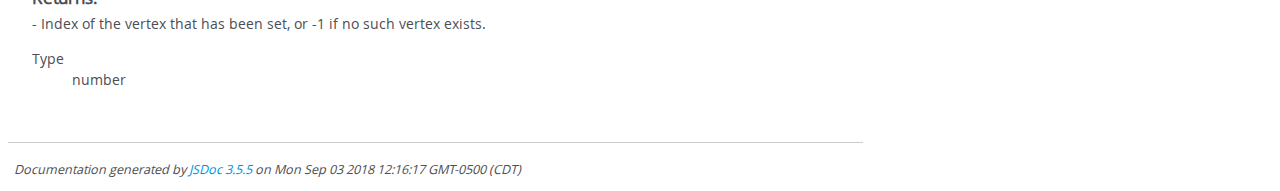
<file: kiteaudio-demo/dev-doc/Graph.html>
<!DOCTYPE html>
<html lang="en">
<head>
    <meta charset="utf-8">
    <title>JSDoc: Class: Graph</title>

    <script src="scripts/prettify/prettify.js"> </script>
    <script src="scripts/prettify/lang-css.js"> </script>
    <!--[if lt IE 9]>
      <script src="//html5shiv.googlecode.com/svn/trunk/html5.js"></script>
    <![endif]-->
    <link type="text/css" rel="stylesheet" href="styles/prettify-tomorrow.css">
    <link type="text/css" rel="stylesheet" href="styles/jsdoc-default.css">
</head>

<body>

<div id="main">

    <h1 class="page-title">Class: Graph</h1>

    




<section>

<header>
    
        <h2><span class="attribs"><span class="type-signature"></span></span>Graph<span class="signature">(container, o<span class="signature-attributes">opt</span>)</span><span class="type-signature"></span></h2>
        
            <div class="class-description">Class representing a Graph widget.</div>
        
    
</header>

<article>
    <div class="container-overview">
    
        

    
    <h2>Constructor</h2>
    

    
    <h4 class="name" id="Graph"><span class="type-signature"></span>new Graph<span class="signature">(container, o<span class="signature-attributes">opt</span>)</span><span class="type-signature"></span></h4>
    

    











    <h5>Parameters:</h5>
    

<table class="params">
    <thead>
    <tr>
        
        <th>Name</th>
        

        <th>Type</th>

        
        <th>Attributes</th>
        

        

        <th class="last">Description</th>
    </tr>
    </thead>

    <tbody>
    

        <tr>
            
                <td class="name"><code>container</code></td>
            

            <td class="type">
            
                
<span class="param-type">object</span>


            
            </td>

            
                <td class="attributes">
                

                

                
                </td>
            

            

            <td class="description last">DOM container for the widget.</td>
        </tr>

    

        <tr>
            
                <td class="name"><code>o</code></td>
            

            <td class="type">
            
                
<span class="param-type">object</span>


            
            </td>

            
                <td class="attributes">
                
                    &lt;optional><br>
                

                

                
                </td>
            

            

            <td class="description last">Options.
                <h6>Properties</h6>
                

<table class="params">
    <thead>
    <tr>
        
        <th>Name</th>
        

        <th>Type</th>

        
        <th>Attributes</th>
        

        
        <th>Default</th>
        

        <th class="last">Description</th>
    </tr>
    </thead>

    <tbody>
    

        <tr>
            
                <td class="name"><code>minXVal</code></td>
            

            <td class="type">
            
                
<span class="param-type">number</span>


            
            </td>

            
                <td class="attributes">
                
                    &lt;optional><br>
                

                

                
                </td>
            

            
                <td class="default">
                
                    0
                
                </td>
            

            <td class="description last">Minimum X value.</td>
        </tr>

    

        <tr>
            
                <td class="name"><code>minYVal</code></td>
            

            <td class="type">
            
                
<span class="param-type">number</span>


            
            </td>

            
                <td class="attributes">
                
                    &lt;optional><br>
                

                

                
                </td>
            

            
                <td class="default">
                
                    0
                
                </td>
            

            <td class="description last">Minimum Y value.</td>
        </tr>

    

        <tr>
            
                <td class="name"><code>maxXVal</code></td>
            

            <td class="type">
            
                
<span class="param-type">number</span>


            
            </td>

            
                <td class="attributes">
                
                    &lt;optional><br>
                

                

                
                </td>
            

            
                <td class="default">
                
                    100
                
                </td>
            

            <td class="description last">Maximum X value.</td>
        </tr>

    

        <tr>
            
                <td class="name"><code>maxYVal</code></td>
            

            <td class="type">
            
                
<span class="param-type">number</span>


            
            </td>

            
                <td class="attributes">
                
                    &lt;optional><br>
                

                

                
                </td>
            

            
                <td class="default">
                
                    100
                
                </td>
            

            <td class="description last">Maximum Y value.</td>
        </tr>

    

        <tr>
            
                <td class="name"><code>maxNumVertices</code></td>
            

            <td class="type">
            
                
<span class="param-type">number</span>


            
            </td>

            
                <td class="attributes">
                
                    &lt;optional><br>
                

                

                
                </td>
            

            
                <td class="default">
                
                    -1
                
                </td>
            

            <td class="description last">Maximum number of vertices.</td>
        </tr>

    

        <tr>
            
                <td class="name"><code>quantizeX</code></td>
            

            <td class="type">
            
                
<span class="param-type">number</span>


            
            </td>

            
                <td class="attributes">
                
                    &lt;optional><br>
                

                

                
                </td>
            

            
                <td class="default">
                
                    0.1
                
                </td>
            

            <td class="description last">X-quantization ("grid") value.</td>
        </tr>

    

        <tr>
            
                <td class="name"><code>quantizeY</code></td>
            

            <td class="type">
            
                
<span class="param-type">number</span>


            
            </td>

            
                <td class="attributes">
                
                    &lt;optional><br>
                

                

                
                </td>
            

            
                <td class="default">
                
                    0.1
                
                </td>
            

            <td class="description last">Y-quantization ("grid") value.</td>
        </tr>

    

        <tr>
            
                <td class="name"><code>xDecimalPrecision</code></td>
            

            <td class="type">
            
                
<span class="param-type">number</span>


            
            </td>

            
                <td class="attributes">
                
                    &lt;optional><br>
                

                

                
                </td>
            

            
                <td class="default">
                
                    1
                
                </td>
            

            <td class="description last">Number of decimal places for output of the X values.</td>
        </tr>

    

        <tr>
            
                <td class="name"><code>yDecimalPrecision</code></td>
            

            <td class="type">
            
                
<span class="param-type">number</span>


            
            </td>

            
                <td class="attributes">
                
                    &lt;optional><br>
                

                

                
                </td>
            

            
                <td class="default">
                
                    1
                
                </td>
            

            <td class="description last">Number of decimal places for output of the Y values.</td>
        </tr>

    

        <tr>
            
                <td class="name"><code>isEditable</code></td>
            

            <td class="type">
            
                
<span class="param-type">boolean</span>


            
            </td>

            
                <td class="attributes">
                
                    &lt;optional><br>
                

                

                
                </td>
            

            
                <td class="default">
                
                    true
                
                </td>
            

            <td class="description last">Is the graph editable?</td>
        </tr>

    

        <tr>
            
                <td class="name"><code>vertexColor</code></td>
            

            <td class="type">
            
                
<span class="param-type">string</span>


            
            </td>

            
                <td class="attributes">
                
                    &lt;optional><br>
                

                

                
                </td>
            

            
                <td class="default">
                
                    "#f40"
                
                </td>
            

            <td class="description last">Color of vertex points.</td>
        </tr>

    

        <tr>
            
                <td class="name"><code>lineColor</code></td>
            

            <td class="type">
            
                
<span class="param-type">string</span>


            
            </td>

            
                <td class="attributes">
                
                    &lt;optional><br>
                

                

                
                </td>
            

            
                <td class="default">
                
                    "#484848"
                
                </td>
            

            <td class="description last">Color of lines connecting the vertices.</td>
        </tr>

    

        <tr>
            
                <td class="name"><code>backgroundColor</code></td>
            

            <td class="type">
            
                
<span class="param-type">string</span>


            
            </td>

            
                <td class="attributes">
                
                    &lt;optional><br>
                

                

                
                </td>
            

            
                <td class="default">
                
                    "#fff"
                
                </td>
            

            <td class="description last">Background color.</td>
        </tr>

    

        <tr>
            
                <td class="name"><code>lineWidth</code></td>
            

            <td class="type">
            
                
<span class="param-type">number</span>


            
            </td>

            
                <td class="attributes">
                
                    &lt;optional><br>
                

                

                
                </td>
            

            
                <td class="default">
                
                    2
                
                </td>
            

            <td class="description last">Width of the connecting lines.</td>
        </tr>

    

        <tr>
            
                <td class="name"><code>vertexRadius</code></td>
            

            <td class="type">
            
                
<span class="param-type">number</span>


            
            </td>

            
                <td class="attributes">
                
                    &lt;optional><br>
                

                

                
                </td>
            

            
                <td class="default">
                
                    4
                
                </td>
            

            <td class="description last">Radius of the vertex points.</td>
        </tr>

    

        <tr>
            
                <td class="name"><code>mouseSensitivity</code></td>
            

            <td class="type">
            
                
<span class="param-type">number</span>


            
            </td>

            
                <td class="attributes">
                
                    &lt;optional><br>
                

                

                
                </td>
            

            
                <td class="default">
                
                    1.2
                
                </td>
            

            <td class="description last">Mouse sensitivity (how much moving the mouse affects the interaction).</td>
        </tr>

    
    </tbody>
</table>

            </td>
        </tr>

    
    </tbody>
</table>






<dl class="details">

    

    

    

    

    

    
    <dt class="implements">Implements:</dt>
    <dd class="implements"><ul>
        
            <li>Widget</li>
        
    </ul></dd>
    

    

    

    

    

    

    

    
    <dt class="tag-source">Source:</dt>
    <dd class="tag-source"><ul class="dummy"><li>
        <a href="graph.js.html">graph.js</a>, <a href="graph.js.html#line11">line 11</a>
    </li></ul></dd>
    

    

    

    
</dl>


















    
    </div>

    

    

    

    

    

    

    

    
        <h3 class="subsection-title">Methods</h3>

        
            

    

    
    <h4 class="name" id="_addSvgLine"><span class="type-signature">(private) </span>_addSvgLine<span class="signature">()</span><span class="type-signature"></span></h4>
    

    



<div class="description">
    Adds an SVG line connecting two vertices.
</div>













<dl class="details">

    

    

    

    

    

    

    

    

    

    

    

    

    
    <dt class="tag-source">Source:</dt>
    <dd class="tag-source"><ul class="dummy"><li>
        <a href="graph.js.html">graph.js</a>, <a href="graph.js.html#line582">line 582</a>
    </li></ul></dd>
    

    

    

    
</dl>


















        
            

    

    
    <h4 class="name" id="_addSvgVertex"><span class="type-signature">(private) </span>_addSvgVertex<span class="signature">()</span><span class="type-signature"></span></h4>
    

    



<div class="description">
    Adds a new SVG vertex representation.
</div>













<dl class="details">

    

    

    

    

    

    

    

    

    

    

    

    

    
    <dt class="tag-source">Source:</dt>
    <dd class="tag-source"><ul class="dummy"><li>
        <a href="graph.js.html">graph.js</a>, <a href="graph.js.html#line565">line 565</a>
    </li></ul></dd>
    

    

    

    
</dl>


















        
            

    

    
    <h4 class="name" id="_calcVertexPos"><span class="type-signature">(private) </span>_calcVertexPos<span class="signature">()</span><span class="type-signature"></span></h4>
    

    



<div class="description">
    Calculates the x and y for a vertex in the graph according to its state value.
</div>













<dl class="details">

    

    

    

    

    

    

    

    

    

    

    

    

    
    <dt class="tag-source">Source:</dt>
    <dd class="tag-source"><ul class="dummy"><li>
        <a href="graph.js.html">graph.js</a>, <a href="graph.js.html#line756">line 756</a>
    </li></ul></dd>
    

    

    

    
</dl>


















        
            

    

    
    <h4 class="name" id="_calcVertexState"><span class="type-signature">(private) </span>_calcVertexState<span class="signature">()</span><span class="type-signature"></span></h4>
    

    



<div class="description">
    Calculates the x and y for a vertex state based on position on the graph.
(inverse of _calcVertexPos).
</div>













<dl class="details">

    

    

    

    

    

    

    

    

    

    

    

    

    
    <dt class="tag-source">Source:</dt>
    <dd class="tag-source"><ul class="dummy"><li>
        <a href="graph.js.html">graph.js</a>, <a href="graph.js.html#line771">line 771</a>
    </li></ul></dd>
    

    

    

    
</dl>


















        
            

    

    
    <h4 class="name" id="_deleteVertex"><span class="type-signature">(private) </span>_deleteVertex<span class="signature">(targetVtx)</span><span class="type-signature"></span></h4>
    

    



<div class="description">
    Deletes a vertex.
</div>









    <h5>Parameters:</h5>
    

<table class="params">
    <thead>
    <tr>
        
        <th>Name</th>
        

        <th>Type</th>

        

        

        <th class="last">Description</th>
    </tr>
    </thead>

    <tbody>
    

        <tr>
            
                <td class="name"><code>targetVtx</code></td>
            

            <td class="type">
            
                
<span class="param-type">SVGElement</span>


            
            </td>

            

            

            <td class="description last">Vertex to Delete</td>
        </tr>

    
    </tbody>
</table>






<dl class="details">

    

    

    

    

    

    

    

    

    

    

    

    

    
    <dt class="tag-source">Source:</dt>
    <dd class="tag-source"><ul class="dummy"><li>
        <a href="graph.js.html">graph.js</a>, <a href="graph.js.html#line545">line 545</a>
    </li></ul></dd>
    

    

    

    
</dl>


















        
            

    

    
    <h4 class="name" id="_initHandlers"><span class="type-signature">(private) </span>_initHandlers<span class="signature">()</span><span class="type-signature"></span></h4>
    

    



<div class="description">
    Initializes mouse and touch event handlers.
</div>













<dl class="details">

    

    

    

    

    

    

    

    

    

    

    

    

    
    <dt class="tag-source">Source:</dt>
    <dd class="tag-source"><ul class="dummy"><li>
        <a href="graph.js.html">graph.js</a>, <a href="graph.js.html#line323">line 323</a>
    </li></ul></dd>
    

    

    

    
</dl>


















        
            

    

    
    <h4 class="name" id="_initOptions"><span class="type-signature">(private) </span>_initOptions<span class="signature">()</span><span class="type-signature"></span></h4>
    

    



<div class="description">
    Initializes the options.
</div>













<dl class="details">

    

    

    

    

    

    

    

    

    

    

    

    

    
    <dt class="tag-source">Source:</dt>
    <dd class="tag-source"><ul class="dummy"><li>
        <a href="graph.js.html">graph.js</a>, <a href="graph.js.html#line218">line 218</a>
    </li></ul></dd>
    

    

    

    
</dl>


















        
            

    

    
    <h4 class="name" id="_initState"><span class="type-signature">(private) </span>_initState<span class="signature">()</span><span class="type-signature"></span></h4>
    

    



<div class="description">
    Initializes state.
</div>













<dl class="details">

    

    

    

    

    

    

    

    

    

    

    

    

    
    <dt class="tag-source">Source:</dt>
    <dd class="tag-source"><ul class="dummy"><li>
        <a href="graph.js.html">graph.js</a>, <a href="graph.js.html#line277">line 277</a>
    </li></ul></dd>
    

    

    

    
</dl>


















        
            

    

    
    <h4 class="name" id="_initStateConstraints"><span class="type-signature">(private) </span>_initStateConstraints<span class="signature">()</span><span class="type-signature"></span></h4>
    

    



<div class="description">
    Initializes state constraints.
</div>













<dl class="details">

    

    

    

    

    

    

    

    

    

    

    

    

    
    <dt class="tag-source">Source:</dt>
    <dd class="tag-source"><ul class="dummy"><li>
        <a href="graph.js.html">graph.js</a>, <a href="graph.js.html#line249">line 249</a>
    </li></ul></dd>
    

    

    

    
</dl>


















        
            

    

    
    <h4 class="name" id="_initSvgEls"><span class="type-signature">(private) </span>_initSvgEls<span class="signature">()</span><span class="type-signature"></span></h4>
    

    



<div class="description">
    Initializes the svg elements.
</div>













<dl class="details">

    

    

    

    

    

    

    

    

    

    

    

    

    
    <dt class="tag-source">Source:</dt>
    <dd class="tag-source"><ul class="dummy"><li>
        <a href="graph.js.html">graph.js</a>, <a href="graph.js.html#line300">line 300</a>
    </li></ul></dd>
    

    

    

    
</dl>


















        
            

    

    
    <h4 class="name" id="_moveLine"><span class="type-signature">(private) </span>_moveLine<span class="signature">(targetLine, dPos, vtxPos0)</span><span class="type-signature"> &rarr; {object}</span></h4>
    

    



<div class="description">
    Moves a line.
</div>









    <h5>Parameters:</h5>
    

<table class="params">
    <thead>
    <tr>
        
        <th>Name</th>
        

        <th>Type</th>

        

        

        <th class="last">Description</th>
    </tr>
    </thead>

    <tbody>
    

        <tr>
            
                <td class="name"><code>targetLine</code></td>
            

            <td class="type">
            
                
<span class="param-type">SVGElement</span>


            
            </td>

            

            

            <td class="description last">The target line</td>
        </tr>

    

        <tr>
            
                <td class="name"><code>dPos</code></td>
            

            <td class="type">
            
                
<span class="param-type">object</span>


            
            </td>

            

            

            <td class="description last">-
                <h6>Properties</h6>
                

<table class="params">
    <thead>
    <tr>
        
        <th>Name</th>
        

        <th>Type</th>

        

        

        <th class="last">Description</th>
    </tr>
    </thead>

    <tbody>
    

        <tr>
            
                <td class="name"><code>x</code></td>
            

            <td class="type">
            
                
<span class="param-type">number</span>


            
            </td>

            

            

            <td class="description last"></td>
        </tr>

    

        <tr>
            
                <td class="name"><code>y</code></td>
            

            <td class="type">
            
                
<span class="param-type">number</span>


            
            </td>

            

            

            <td class="description last"></td>
        </tr>

    
    </tbody>
</table>

            </td>
        </tr>

    

        <tr>
            
                <td class="name"><code>vtxPos0</code></td>
            

            <td class="type">
            
                
<span class="param-type">object</span>


            
            </td>

            

            

            <td class="description last">Original position (before moving)
                          of the two vertices immediately to the left
                          and right of the line being moved in the
                          form { vtx1: {x, y}, vtx2: {x, y}, boundaryBL: {x, y}, boundaryTR: {x, y} }
                          If null, will be calculated from the
                          corresponding svg element.
                <h6>Properties</h6>
                

<table class="params">
    <thead>
    <tr>
        
        <th>Name</th>
        

        <th>Type</th>

        
        <th>Attributes</th>
        

        

        <th class="last">Description</th>
    </tr>
    </thead>

    <tbody>
    

        <tr>
            
                <td class="name"><code>vtx1</code></td>
            

            <td class="type">
            
                
<span class="param-type">obect</span>


            
            </td>

            
                <td class="attributes">
                
                    &lt;optional><br>
                

                

                
                </td>
            

            

            <td class="description last">
                <h6>Properties</h6>
                

<table class="params">
    <thead>
    <tr>
        
        <th>Name</th>
        

        <th>Type</th>

        
        <th>Attributes</th>
        

        

        <th class="last">Description</th>
    </tr>
    </thead>

    <tbody>
    

        <tr>
            
                <td class="name"><code>x</code></td>
            

            <td class="type">
            
                
<span class="param-type">number</span>


            
            </td>

            
                <td class="attributes">
                
                    &lt;optional><br>
                

                

                
                </td>
            

            

            <td class="description last"></td>
        </tr>

    

        <tr>
            
                <td class="name"><code>y</code></td>
            

            <td class="type">
            
                
<span class="param-type">number</span>


            
            </td>

            
                <td class="attributes">
                
                    &lt;optional><br>
                

                

                
                </td>
            

            

            <td class="description last"></td>
        </tr>

    
    </tbody>
</table>

            </td>
        </tr>

    

        <tr>
            
                <td class="name"><code>vtx2</code></td>
            

            <td class="type">
            
                
<span class="param-type">obect</span>


            
            </td>

            
                <td class="attributes">
                
                    &lt;optional><br>
                

                

                
                </td>
            

            

            <td class="description last">
                <h6>Properties</h6>
                

<table class="params">
    <thead>
    <tr>
        
        <th>Name</th>
        

        <th>Type</th>

        
        <th>Attributes</th>
        

        

        <th class="last">Description</th>
    </tr>
    </thead>

    <tbody>
    

        <tr>
            
                <td class="name"><code>x</code></td>
            

            <td class="type">
            
                
<span class="param-type">number</span>


            
            </td>

            
                <td class="attributes">
                
                    &lt;optional><br>
                

                

                
                </td>
            

            

            <td class="description last"></td>
        </tr>

    

        <tr>
            
                <td class="name"><code>y</code></td>
            

            <td class="type">
            
                
<span class="param-type">number</span>


            
            </td>

            
                <td class="attributes">
                
                    &lt;optional><br>
                

                

                
                </td>
            

            

            <td class="description last"></td>
        </tr>

    
    </tbody>
</table>

            </td>
        </tr>

    
    </tbody>
</table>

            </td>
        </tr>

    
    </tbody>
</table>






<dl class="details">

    

    

    

    

    

    

    

    

    

    

    

    

    
    <dt class="tag-source">Source:</dt>
    <dd class="tag-source"><ul class="dummy"><li>
        <a href="graph.js.html">graph.js</a>, <a href="graph.js.html#line638">line 638</a>
    </li></ul></dd>
    

    

    

    
</dl>













<h5>Returns:</h5>

        
<div class="param-desc">
    Original position of the two vertices affected by the line move in the form
                  { vtx1: {x, y}, vtx2: {x, y}, boundaryBL: {x, y}, boundaryTR: {x, y} }.
</div>



<dl>
    <dt>
        Type
    </dt>
    <dd>
        
<span class="param-type">object</span>


    </dd>
</dl>

    





        
            

    

    
    <h4 class="name" id="_moveVertex"><span class="type-signature">(private) </span>_moveVertex<span class="signature">(targetVtx, newPos)</span><span class="type-signature"></span></h4>
    

    



<div class="description">
    Moves a vertex.
</div>









    <h5>Parameters:</h5>
    

<table class="params">
    <thead>
    <tr>
        
        <th>Name</th>
        

        <th>Type</th>

        

        

        <th class="last">Description</th>
    </tr>
    </thead>

    <tbody>
    

        <tr>
            
                <td class="name"><code>targetVtx</code></td>
            

            <td class="type">
            
                
<span class="param-type">SVGElement</span>


            
            </td>

            

            

            <td class="description last">The target vertex</td>
        </tr>

    

        <tr>
            
                <td class="name"><code>newPos</code></td>
            

            <td class="type">
            
                
<span class="param-type">Object</span>


            
            </td>

            

            

            <td class="description last">The new position
                <h6>Properties</h6>
                

<table class="params">
    <thead>
    <tr>
        
        <th>Name</th>
        

        <th>Type</th>

        

        

        <th class="last">Description</th>
    </tr>
    </thead>

    <tbody>
    

        <tr>
            
                <td class="name"><code>x</code></td>
            

            <td class="type">
            
                
<span class="param-type">number</span>


            
            </td>

            

            

            <td class="description last"></td>
        </tr>

    

        <tr>
            
                <td class="name"><code>y</code></td>
            

            <td class="type">
            
                
<span class="param-type">number</span>


            
            </td>

            

            

            <td class="description last"></td>
        </tr>

    
    </tbody>
</table>

            </td>
        </tr>

    
    </tbody>
</table>






<dl class="details">

    

    

    

    

    

    

    

    

    

    

    

    

    
    <dt class="tag-source">Source:</dt>
    <dd class="tag-source"><ul class="dummy"><li>
        <a href="graph.js.html">graph.js</a>, <a href="graph.js.html#line731">line 731</a>
    </li></ul></dd>
    

    

    

    
</dl>


















        
            

    

    
    <h4 class="name" id="_removeSvgLine"><span class="type-signature">(private) </span>_removeSvgLine<span class="signature">()</span><span class="type-signature"></span></h4>
    

    



<div class="description">
    Removes an SVG line connecting two vertices.
</div>













<dl class="details">

    

    

    

    

    

    

    

    

    

    

    

    

    
    <dt class="tag-source">Source:</dt>
    <dd class="tag-source"><ul class="dummy"><li>
        <a href="graph.js.html">graph.js</a>, <a href="graph.js.html#line608">line 608</a>
    </li></ul></dd>
    

    

    

    
</dl>


















        
            

    

    
    <h4 class="name" id="_removeSvgVertex"><span class="type-signature">(private) </span>_removeSvgVertex<span class="signature">()</span><span class="type-signature"></span></h4>
    

    



<div class="description">
    Removes an SVG vertex.
</div>













<dl class="details">

    

    

    

    

    

    

    

    

    

    

    

    

    
    <dt class="tag-source">Source:</dt>
    <dd class="tag-source"><ul class="dummy"><li>
        <a href="graph.js.html">graph.js</a>, <a href="graph.js.html#line592">line 592</a>
    </li></ul></dd>
    

    

    

    
</dl>


















        
            

    

    
    <h4 class="name" id="_update"><span class="type-signature">(private) </span>_update<span class="signature">()</span><span class="type-signature"></span></h4>
    

    



<div class="description">
    Updates (redraws) component based on state.
</div>













<dl class="details">

    

    

    

    

    

    

    

    

    

    

    

    

    
    <dt class="tag-source">Source:</dt>
    <dd class="tag-source"><ul class="dummy"><li>
        <a href="graph.js.html">graph.js</a>, <a href="graph.js.html#line453">line 453</a>
    </li></ul></dd>
    

    

    

    
</dl>


















        
            

    

    
    <h4 class="name" id="_xPxToVal"><span class="type-signature">(private) </span>_xPxToVal<span class="signature">()</span><span class="type-signature"></span></h4>
    

    



<div class="description">
    Converts on-screen x distance to scaled x state-value.
</div>













<dl class="details">

    

    

    

    

    

    

    

    

    

    

    

    

    
    <dt class="tag-source">Source:</dt>
    <dd class="tag-source"><ul class="dummy"><li>
        <a href="graph.js.html">graph.js</a>, <a href="graph.js.html#line785">line 785</a>
    </li></ul></dd>
    

    

    

    
</dl>


















        
            

    

    
    <h4 class="name" id="_yPxToVal"><span class="type-signature">(private) </span>_yPxToVal<span class="signature">()</span><span class="type-signature"></span></h4>
    

    



<div class="description">
    Converts on-screen y distance to scaled y state-value.
</div>













<dl class="details">

    

    

    

    

    

    

    

    

    

    

    

    

    
    <dt class="tag-source">Source:</dt>
    <dd class="tag-source"><ul class="dummy"><li>
        <a href="graph.js.html">graph.js</a>, <a href="graph.js.html#line794">line 794</a>
    </li></ul></dd>
    

    

    

    
</dl>


















        
            

    

    
    <h4 class="name" id="addFixedVertex"><span class="type-signature"></span>addFixedVertex<span class="signature">(&hellip;vtx)</span><span class="type-signature"></span></h4>
    

    



<div class="description">
    Adds a vertex with fixed x and y coordinates.
</div>









    <h5>Parameters:</h5>
    

<table class="params">
    <thead>
    <tr>
        
        <th>Name</th>
        

        <th>Type</th>

        
        <th>Attributes</th>
        

        

        <th class="last">Description</th>
    </tr>
    </thead>

    <tbody>
    

        <tr>
            
                <td class="name"><code>vtx</code></td>
            

            <td class="type">
            
                
<span class="param-type">object</span>


            
            </td>

            
                <td class="attributes">
                

                

                
                    &lt;repeatable><br>
                
                </td>
            

            

            <td class="description last">Vertex coordinates in format {x, y}
                <h6>Properties</h6>
                

<table class="params">
    <thead>
    <tr>
        
        <th>Name</th>
        

        <th>Type</th>

        

        

        <th class="last">Description</th>
    </tr>
    </thead>

    <tbody>
    

        <tr>
            
                <td class="name"><code>x</code></td>
            

            <td class="type">
            
                
<span class="param-type">number</span>


            
            </td>

            

            

            <td class="description last">X coordinate of the vertex.</td>
        </tr>

    

        <tr>
            
                <td class="name"><code>y</code></td>
            

            <td class="type">
            
                
<span class="param-type">number</span>


            
            </td>

            

            

            <td class="description last">Y coordinate of the vertex.</td>
        </tr>

    
    </tbody>
</table>

            </td>
        </tr>

    
    </tbody>
</table>






<dl class="details">

    

    

    

    

    

    

    

    

    

    

    

    

    
    <dt class="tag-source">Source:</dt>
    <dd class="tag-source"><ul class="dummy"><li>
        <a href="graph.js.html">graph.js</a>, <a href="graph.js.html#line175">line 175</a>
    </li></ul></dd>
    

    

    

    
</dl>


















        
            

    

    
    <h4 class="name" id="addFixedXVertex"><span class="type-signature"></span>addFixedXVertex<span class="signature">(&hellip;vtx)</span><span class="type-signature"></span></h4>
    

    



<div class="description">
    Adds a vertex with fixed y coordinate.
</div>









    <h5>Parameters:</h5>
    

<table class="params">
    <thead>
    <tr>
        
        <th>Name</th>
        

        <th>Type</th>

        
        <th>Attributes</th>
        

        

        <th class="last">Description</th>
    </tr>
    </thead>

    <tbody>
    

        <tr>
            
                <td class="name"><code>vtx</code></td>
            

            <td class="type">
            
                
<span class="param-type">object</span>


            
            </td>

            
                <td class="attributes">
                

                

                
                    &lt;repeatable><br>
                
                </td>
            

            

            <td class="description last">Vertex coordinates in format {x, y}
                <h6>Properties</h6>
                

<table class="params">
    <thead>
    <tr>
        
        <th>Name</th>
        

        <th>Type</th>

        

        

        <th class="last">Description</th>
    </tr>
    </thead>

    <tbody>
    

        <tr>
            
                <td class="name"><code>x</code></td>
            

            <td class="type">
            
                
<span class="param-type">number</span>


            
            </td>

            

            

            <td class="description last">X coordinate of the vertex.</td>
        </tr>

    

        <tr>
            
                <td class="name"><code>y</code></td>
            

            <td class="type">
            
                
<span class="param-type">number</span>


            
            </td>

            

            

            <td class="description last">Y coordinate of the vertex.</td>
        </tr>

    
    </tbody>
</table>

            </td>
        </tr>

    
    </tbody>
</table>






<dl class="details">

    

    

    

    

    

    

    

    

    

    

    

    

    
    <dt class="tag-source">Source:</dt>
    <dd class="tag-source"><ul class="dummy"><li>
        <a href="graph.js.html">graph.js</a>, <a href="graph.js.html#line188">line 188</a>
    </li></ul></dd>
    

    

    

    
</dl>


















        
            

    

    
    <h4 class="name" id="addFixedYVertex"><span class="type-signature"></span>addFixedYVertex<span class="signature">(&hellip;vtx)</span><span class="type-signature"></span></h4>
    

    



<div class="description">
    Adds a vertex with fixed y coordinate.
</div>









    <h5>Parameters:</h5>
    

<table class="params">
    <thead>
    <tr>
        
        <th>Name</th>
        

        <th>Type</th>

        
        <th>Attributes</th>
        

        

        <th class="last">Description</th>
    </tr>
    </thead>

    <tbody>
    

        <tr>
            
                <td class="name"><code>vtx</code></td>
            

            <td class="type">
            
                
<span class="param-type">object</span>


            
            </td>

            
                <td class="attributes">
                

                

                
                    &lt;repeatable><br>
                
                </td>
            

            

            <td class="description last">Vertex coordinates in format {x, y}
                <h6>Properties</h6>
                

<table class="params">
    <thead>
    <tr>
        
        <th>Name</th>
        

        <th>Type</th>

        

        

        <th class="last">Description</th>
    </tr>
    </thead>

    <tbody>
    

        <tr>
            
                <td class="name"><code>x</code></td>
            

            <td class="type">
            
                
<span class="param-type">number</span>


            
            </td>

            

            

            <td class="description last">X coordinate of the vertex.</td>
        </tr>

    

        <tr>
            
                <td class="name"><code>y</code></td>
            

            <td class="type">
            
                
<span class="param-type">number</span>


            
            </td>

            

            

            <td class="description last">Y coordinate of the vertex.</td>
        </tr>

    
    </tbody>
</table>

            </td>
        </tr>

    
    </tbody>
</table>






<dl class="details">

    

    

    

    

    

    

    

    

    

    

    

    

    
    <dt class="tag-source">Source:</dt>
    <dd class="tag-source"><ul class="dummy"><li>
        <a href="graph.js.html">graph.js</a>, <a href="graph.js.html#line202">line 202</a>
    </li></ul></dd>
    

    

    

    
</dl>


















        
            

    

    
    <h4 class="name" id="addVertex"><span class="type-signature"></span>addVertex<span class="signature">(&hellip;vtx)</span><span class="type-signature"></span></h4>
    

    



<div class="description">
    Adds new vertices to the state.
Each vertex is represented as x and y values, as well as optional boolean flags
specifying whether the x, y, or both values should be fixed (unchangeble).
The x and y values may also take the strings "min", "max" to specify that the coordinates 
should be tied to the minimum or maximum possible x or y values for the graph.
</div>









    <h5>Parameters:</h5>
    

<table class="params">
    <thead>
    <tr>
        
        <th>Name</th>
        

        <th>Type</th>

        
        <th>Attributes</th>
        

        

        <th class="last">Description</th>
    </tr>
    </thead>

    <tbody>
    

        <tr>
            
                <td class="name"><code>vtx</code></td>
            

            <td class="type">
            
                
<span class="param-type">object</span>


            
            </td>

            
                <td class="attributes">
                

                

                
                    &lt;repeatable><br>
                
                </td>
            

            

            <td class="description last">Object representing the new vertex to add.
                <h6>Properties</h6>
                

<table class="params">
    <thead>
    <tr>
        
        <th>Name</th>
        

        <th>Type</th>

        
        <th>Attributes</th>
        

        
        <th>Default</th>
        

        <th class="last">Description</th>
    </tr>
    </thead>

    <tbody>
    

        <tr>
            
                <td class="name"><code>x</code></td>
            

            <td class="type">
            
                
<span class="param-type">number</span>


            
            </td>

            
                <td class="attributes">
                
                    &lt;optional><br>
                

                

                
                </td>
            

            
                <td class="default">
                
                    minXVal
                
                </td>
            

            <td class="description last">X coordinate for the new vertex.</td>
        </tr>

    

        <tr>
            
                <td class="name"><code>y</code></td>
            

            <td class="type">
            
                
<span class="param-type">number</span>


            
            </td>

            
                <td class="attributes">
                
                    &lt;optional><br>
                

                

                
                </td>
            

            
                <td class="default">
                
                    minYVal
                
                </td>
            

            <td class="description last">Y coordinate for the new vertex.</td>
        </tr>

    

        <tr>
            
                <td class="name"><code>isXFixed</code></td>
            

            <td class="type">
            
                
<span class="param-type">boolean</span>


            
            </td>

            
                <td class="attributes">
                
                    &lt;optional><br>
                

                

                
                </td>
            

            
                <td class="default">
                
                    false
                
                </td>
            

            <td class="description last">Is the X coordinate fixed (unable to move)?</td>
        </tr>

    

        <tr>
            
                <td class="name"><code>isYFixed</code></td>
            

            <td class="type">
            
                
<span class="param-type">boolean</span>


            
            </td>

            
                <td class="attributes">
                
                    &lt;optional><br>
                

                

                
                </td>
            

            
                <td class="default">
                
                    false
                
                </td>
            

            <td class="description last">Is the Y coordinate fixed (unable to move)?</td>
        </tr>

    
    </tbody>
</table>

            </td>
        </tr>

    
    </tbody>
</table>






<dl class="details">

    

    

    

    

    

    

    

    

    

    

    

    

    
    <dt class="tag-source">Source:</dt>
    <dd class="tag-source"><ul class="dummy"><li>
        <a href="graph.js.html">graph.js</a>, <a href="graph.js.html#line126">line 126</a>
    </li></ul></dd>
    

    

    

    
</dl>


















        
            

    

    
    <h4 class="name" id="getNumVertices"><span class="type-signature"></span>getNumVertices<span class="signature">()</span><span class="type-signature"> &rarr; {number}</span></h4>
    

    



<div class="description">
    Returns the number of vertices set on this graph.
</div>













<dl class="details">

    

    

    

    

    

    

    

    

    

    

    

    

    
    <dt class="tag-source">Source:</dt>
    <dd class="tag-source"><ul class="dummy"><li>
        <a href="graph.js.html">graph.js</a>, <a href="graph.js.html#line109">line 109</a>
    </li></ul></dd>
    

    

    

    
</dl>













<h5>Returns:</h5>

        
<div class="param-desc">
    - Number of vertices.
</div>



<dl>
    <dt>
        Type
    </dt>
    <dd>
        
<span class="param-type">number</span>


    </dd>
</dl>

    





        
            

    

    
    <h4 class="name" id="getVal"><span class="type-signature"></span>getVal<span class="signature">()</span><span class="type-signature"></span></h4>
    

    



<div class="description">
    Returns the state as an array of [x, y] pairs.
</div>













<dl class="details">

    

    

    

    

    

    

    

    

    

    

    

    

    
    <dt class="tag-source">Source:</dt>
    <dd class="tag-source"><ul class="dummy"><li>
        <a href="graph.js.html">graph.js</a>, <a href="graph.js.html#line57">line 57</a>
    </li></ul></dd>
    

    

    

    
</dl>


















        
            

    

    
    <h4 class="name" id="setInternalVal"><span class="type-signature"></span>setInternalVal<span class="signature">(vertexArray)</span><span class="type-signature"></span></h4>
    

    



<div class="description">
    Sets the state as an array of [x, y] vertex pairs.
Same as setVal(), but will not trigger observer callback methods.
</div>









    <h5>Parameters:</h5>
    

<table class="params">
    <thead>
    <tr>
        
        <th>Name</th>
        

        <th>Type</th>

        

        

        <th class="last">Description</th>
    </tr>
    </thead>

    <tbody>
    

        <tr>
            
                <td class="name"><code>vertexArray</code></td>
            

            <td class="type">
            
                
<span class="param-type">array</span>


            
            </td>

            

            

            <td class="description last">An array of [x, y] points</td>
        </tr>

    
    </tbody>
</table>






<dl class="details">

    

    

    

    

    

    

    

    

    

    

    

    

    
    <dt class="tag-source">Source:</dt>
    <dd class="tag-source"><ul class="dummy"><li>
        <a href="graph.js.html">graph.js</a>, <a href="graph.js.html#line67">line 67</a>
    </li></ul></dd>
    

    

    

    
</dl>


















        
            

    

    
    <h4 class="name" id="setOptions"><span class="type-signature"></span>setOptions<span class="signature">()</span><span class="type-signature"></span></h4>
    

    



<div class="description">
    Sets the options.
</div>













<dl class="details">

    

    

    

    

    

    

    

    

    

    

    

    

    
    <dt class="tag-source">Source:</dt>
    <dd class="tag-source"><ul class="dummy"><li>
        <a href="graph.js.html">graph.js</a>, <a href="graph.js.html#line47">line 47</a>
    </li></ul></dd>
    

    

    

    
</dl>


















        
            

    

    
    <h4 class="name" id="setVal"><span class="type-signature"></span>setVal<span class="signature">(vertexArray)</span><span class="type-signature"></span></h4>
    

    



<div class="description">
    Sets the state as an array of [x, y] vertex pairs.
Same as setInternalVal(), but will trigger observer callback methods.
</div>









    <h5>Parameters:</h5>
    

<table class="params">
    <thead>
    <tr>
        
        <th>Name</th>
        

        <th>Type</th>

        

        

        <th class="last">Description</th>
    </tr>
    </thead>

    <tbody>
    

        <tr>
            
                <td class="name"><code>vertexArray</code></td>
            

            <td class="type">
            
                
<span class="param-type">array</span>


            
            </td>

            

            

            <td class="description last">An array of [x, y] points.</td>
        </tr>

    
    </tbody>
</table>






<dl class="details">

    

    

    

    

    

    

    

    

    

    

    

    

    
    <dt class="tag-source">Source:</dt>
    <dd class="tag-source"><ul class="dummy"><li>
        <a href="graph.js.html">graph.js</a>, <a href="graph.js.html#line79">line 79</a>
    </li></ul></dd>
    

    

    

    
</dl>


















        
            

    

    
    <h4 class="name" id="setVertexVal"><span class="type-signature"></span>setVertexVal<span class="signature">(val, idx)</span><span class="type-signature"> &rarr; {number}</span></h4>
    

    



<div class="description">
    Sets the value of a particular vertex, selected by its index. 
Note: will not trigger observer notifications.
</div>









    <h5>Parameters:</h5>
    

<table class="params">
    <thead>
    <tr>
        
        <th>Name</th>
        

        <th>Type</th>

        

        

        <th class="last">Description</th>
    </tr>
    </thead>

    <tbody>
    

        <tr>
            
                <td class="name"><code>val</code></td>
            

            <td class="type">
            
                
<span class="param-type">number</span>


            
            </td>

            

            

            <td class="description last">Value to set.</td>
        </tr>

    

        <tr>
            
                <td class="name"><code>idx</code></td>
            

            <td class="type">
            
                
<span class="param-type">number</span>


            
            </td>

            

            

            <td class="description last">Index of the vertex to set the value for.</td>
        </tr>

    
    </tbody>
</table>






<dl class="details">

    

    

    

    

    

    

    

    

    

    

    

    

    
    <dt class="tag-source">Source:</dt>
    <dd class="tag-source"><ul class="dummy"><li>
        <a href="graph.js.html">graph.js</a>, <a href="graph.js.html#line93">line 93</a>
    </li></ul></dd>
    

    

    

    
</dl>













<h5>Returns:</h5>

        
<div class="param-desc">
    - Index of the vertex that has been set, or -1 if no such vertex exists.
</div>



<dl>
    <dt>
        Type
    </dt>
    <dd>
        
<span class="param-type">number</span>


    </dd>
</dl>

    





        
    

    

    
</article>

</section>




</div>

<nav>
    <h2><a href="index.html">Home</a></h2><h3>Classes</h3><ul><li><a href="Dial.html">Dial</a></li><li><a href="Dropmenu.html">Dropmenu</a></li><li><a href="Graph.html">Graph</a></li><li><a href="Keyboard.html">Keyboard</a></li><li><a href="Meter.html">Meter</a></li><li><a href="Multislider.html">Multislider</a></li><li><a href="Numberbox.html">Numberbox</a></li><li><a href="Slider.html">Slider</a></li></ul>
</nav>

<br class="clear">

<footer>
    Documentation generated by <a href="https://github.com/jsdoc3/jsdoc">JSDoc 3.5.5</a> on Mon Sep 03 2018 12:16:17 GMT-0500 (CDT)
</footer>

<script> prettyPrint(); </script>
<script src="scripts/linenumber.js"> </script>
</body>
</html>
</file>
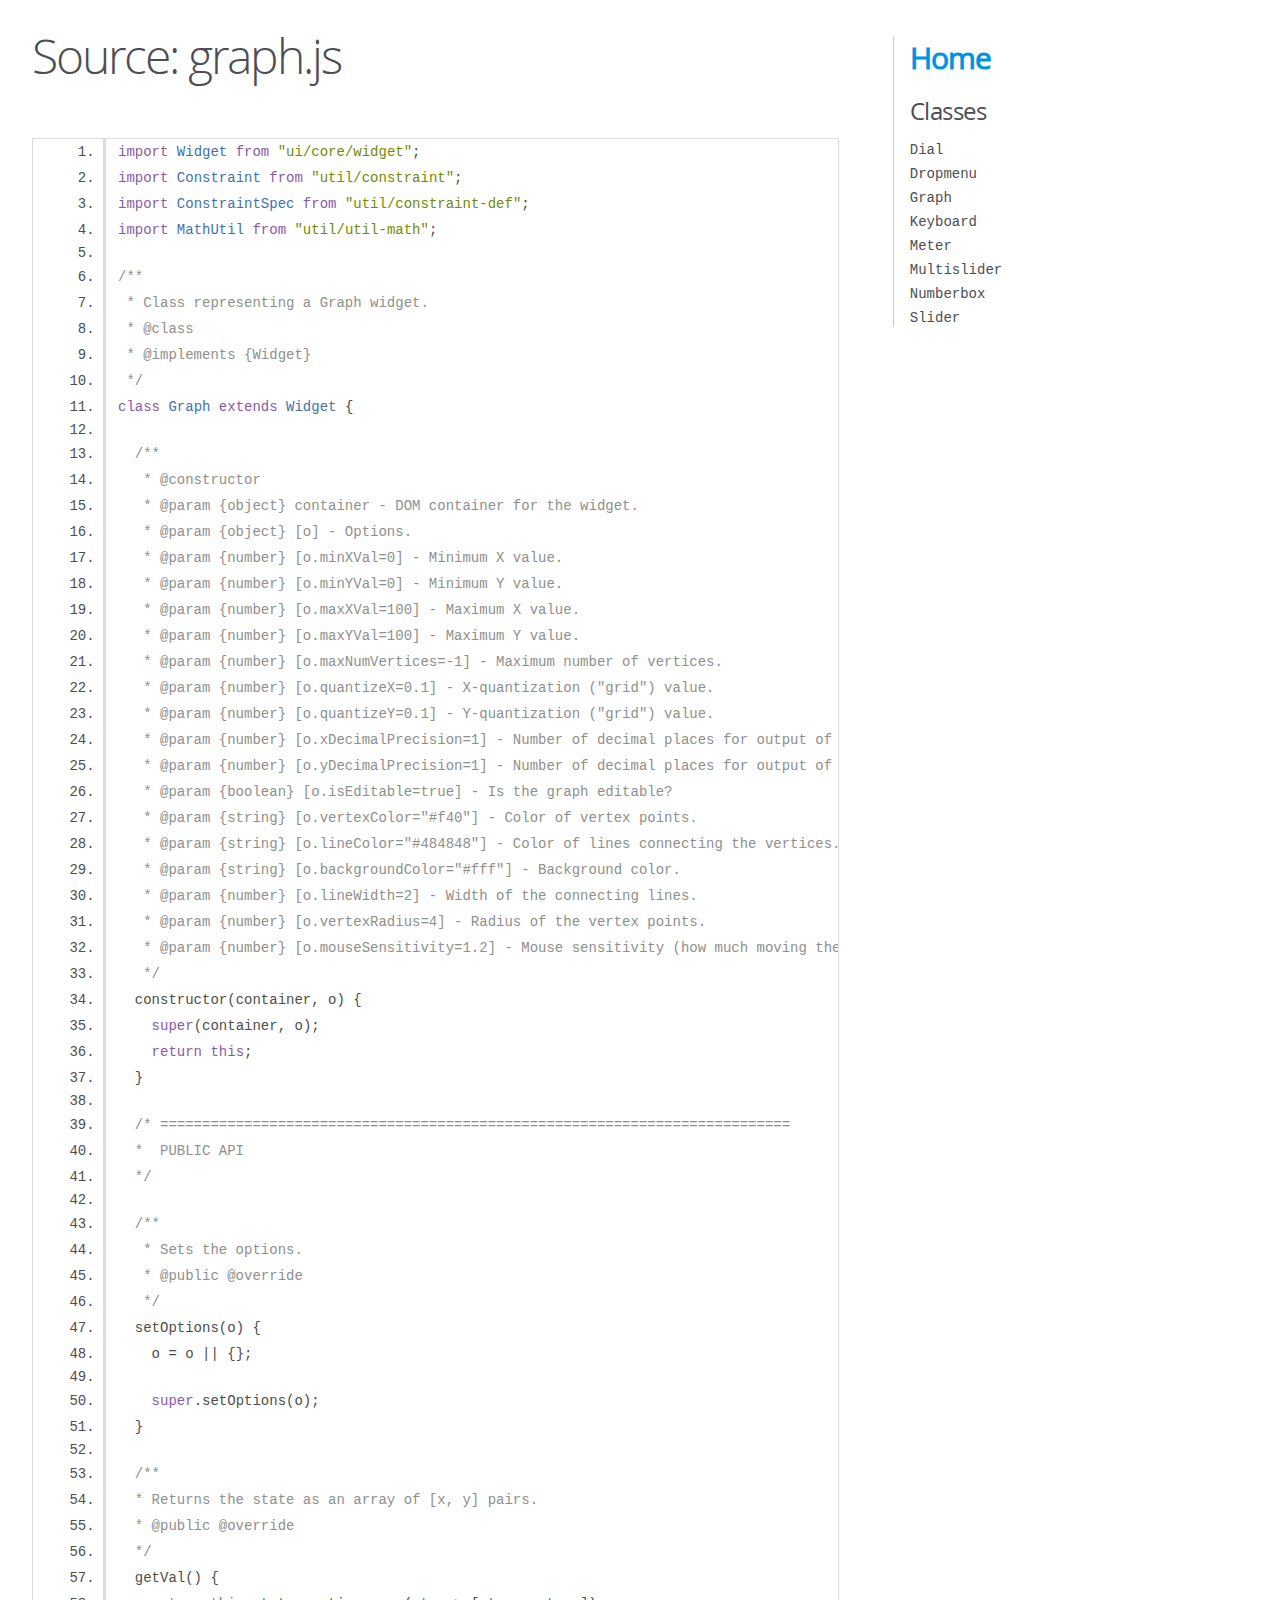
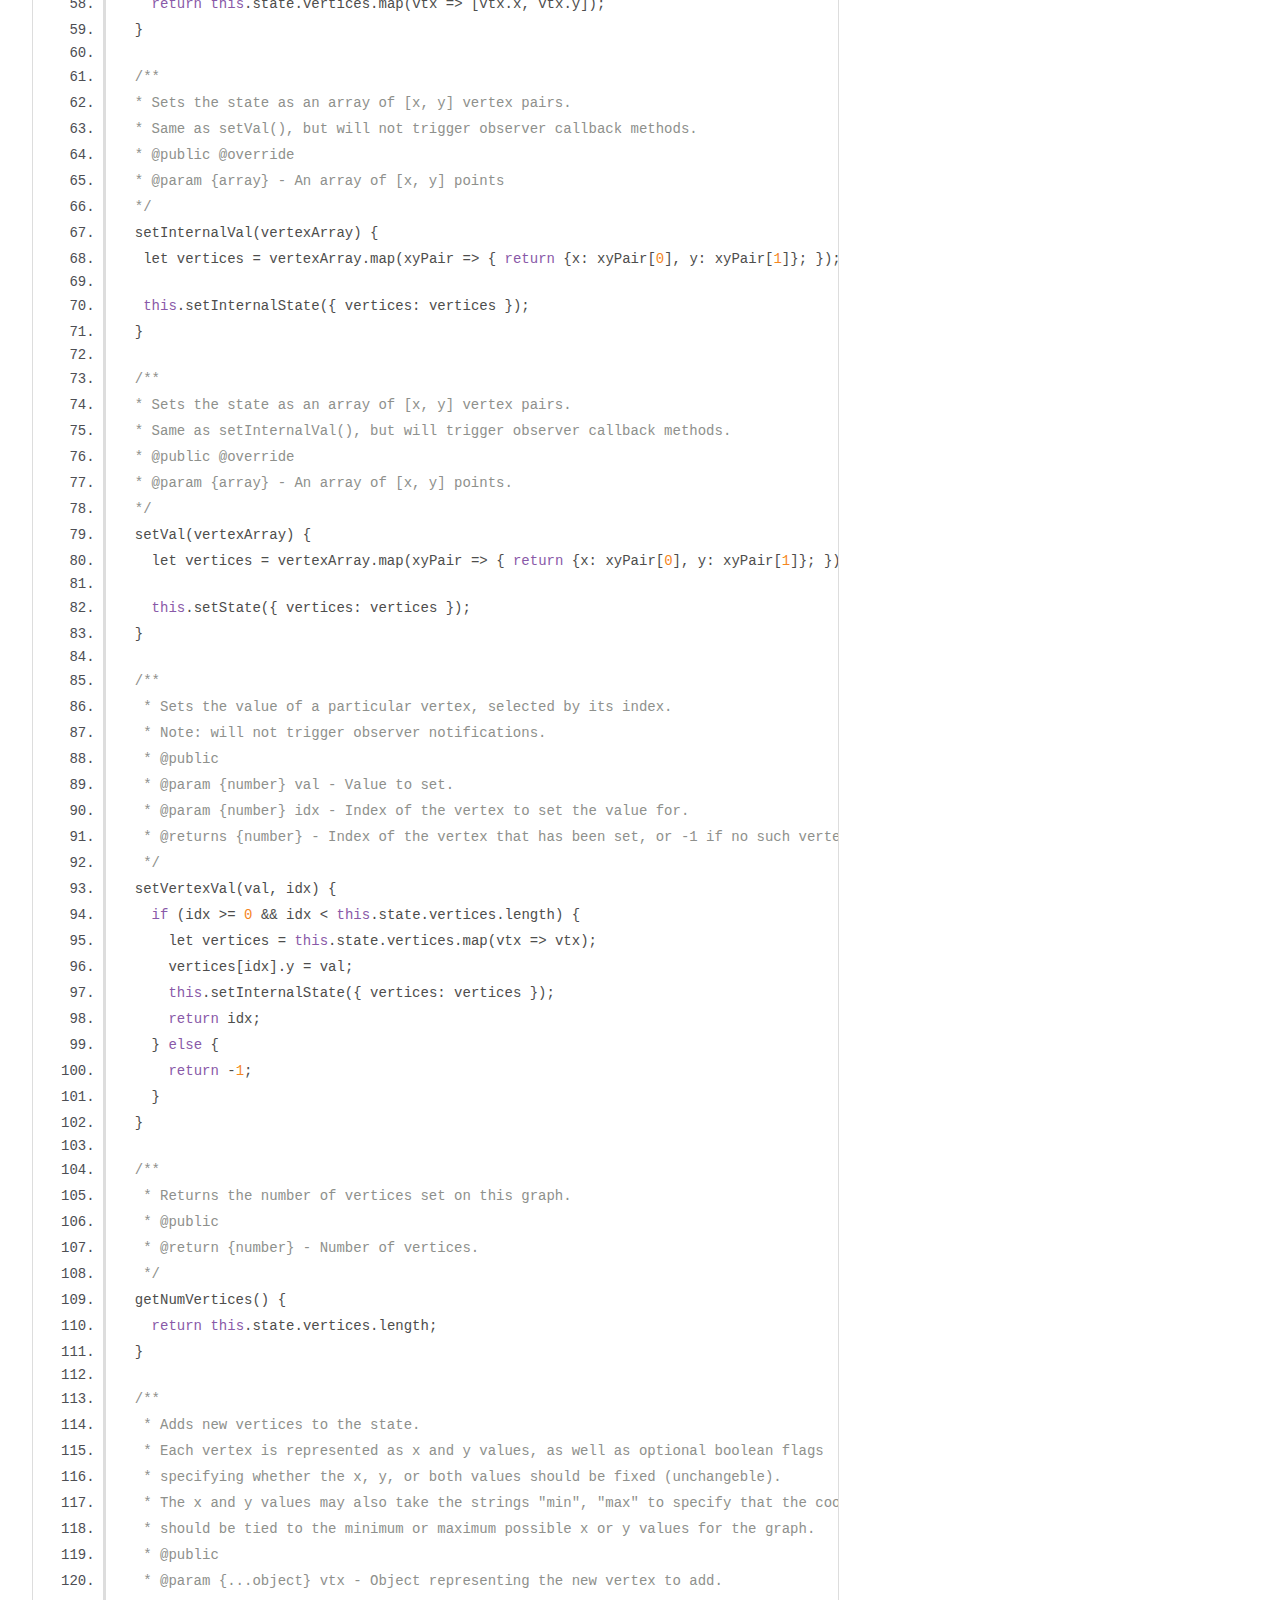
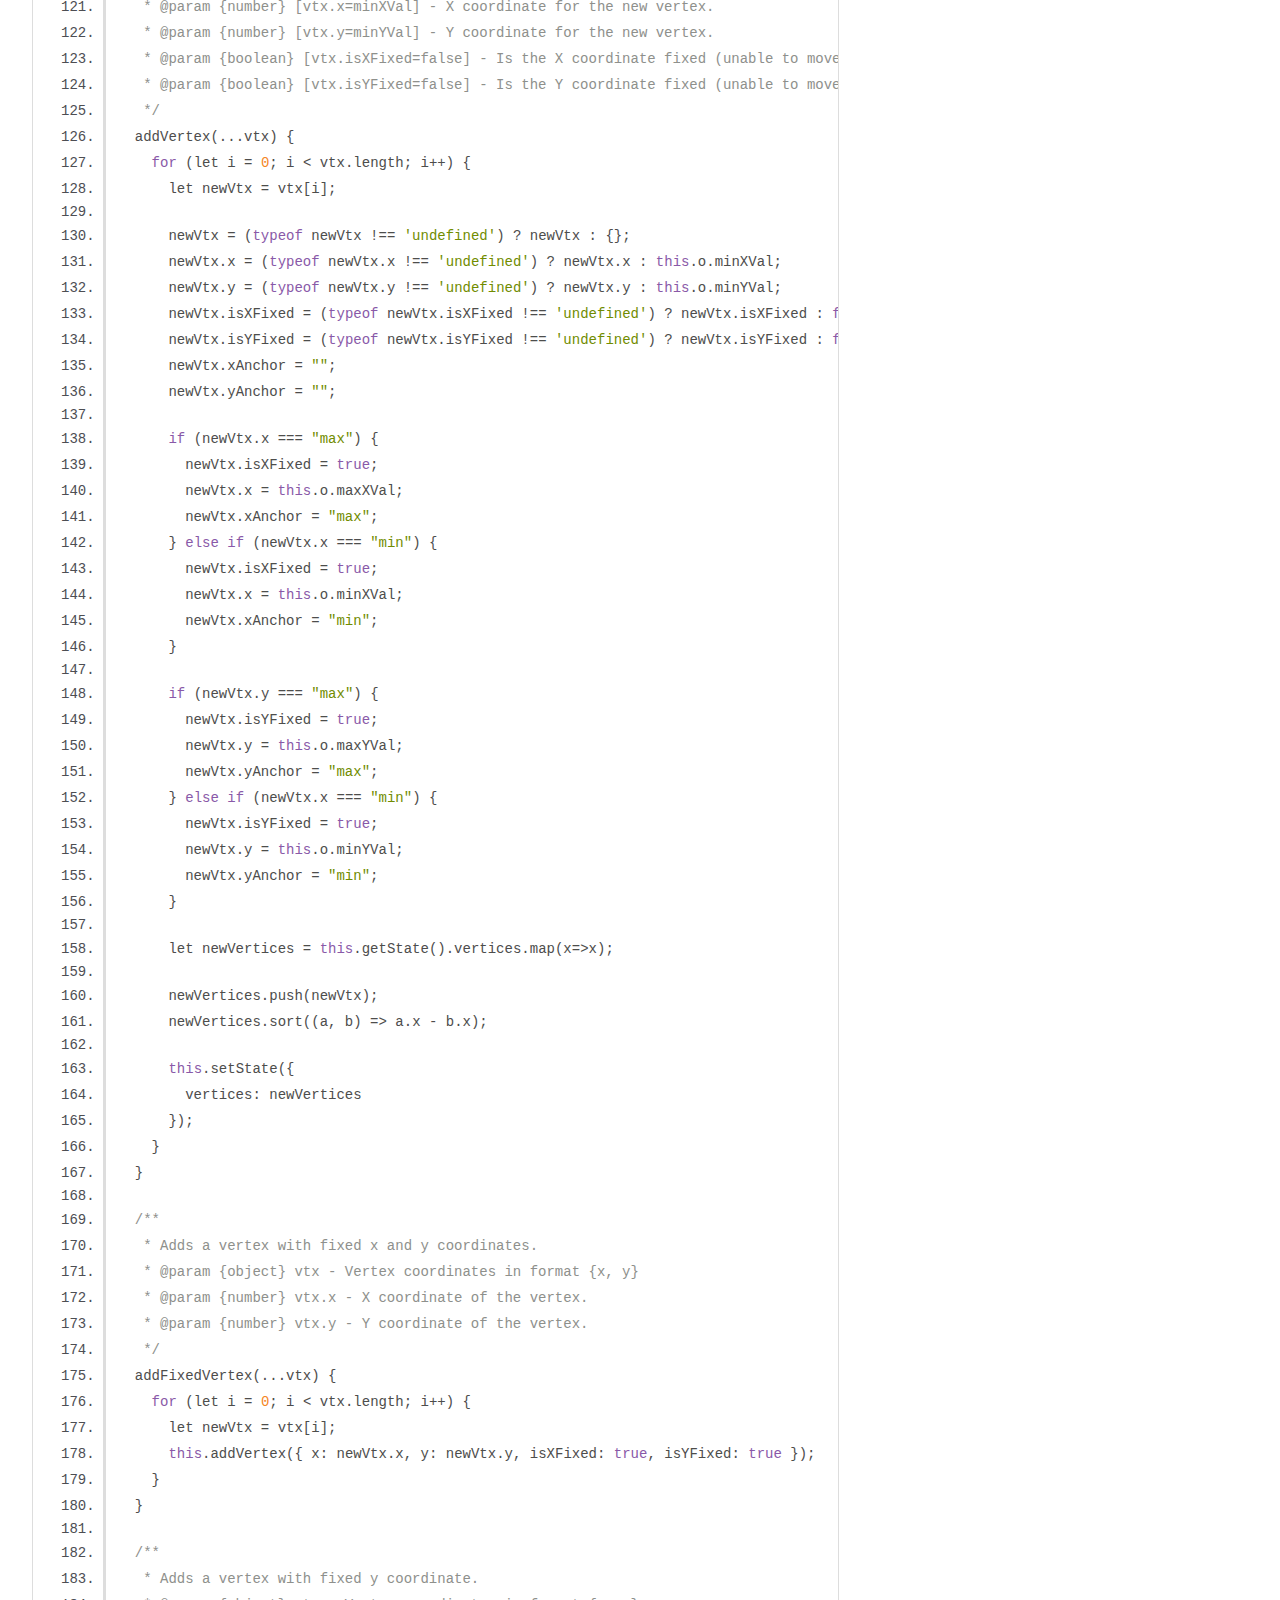
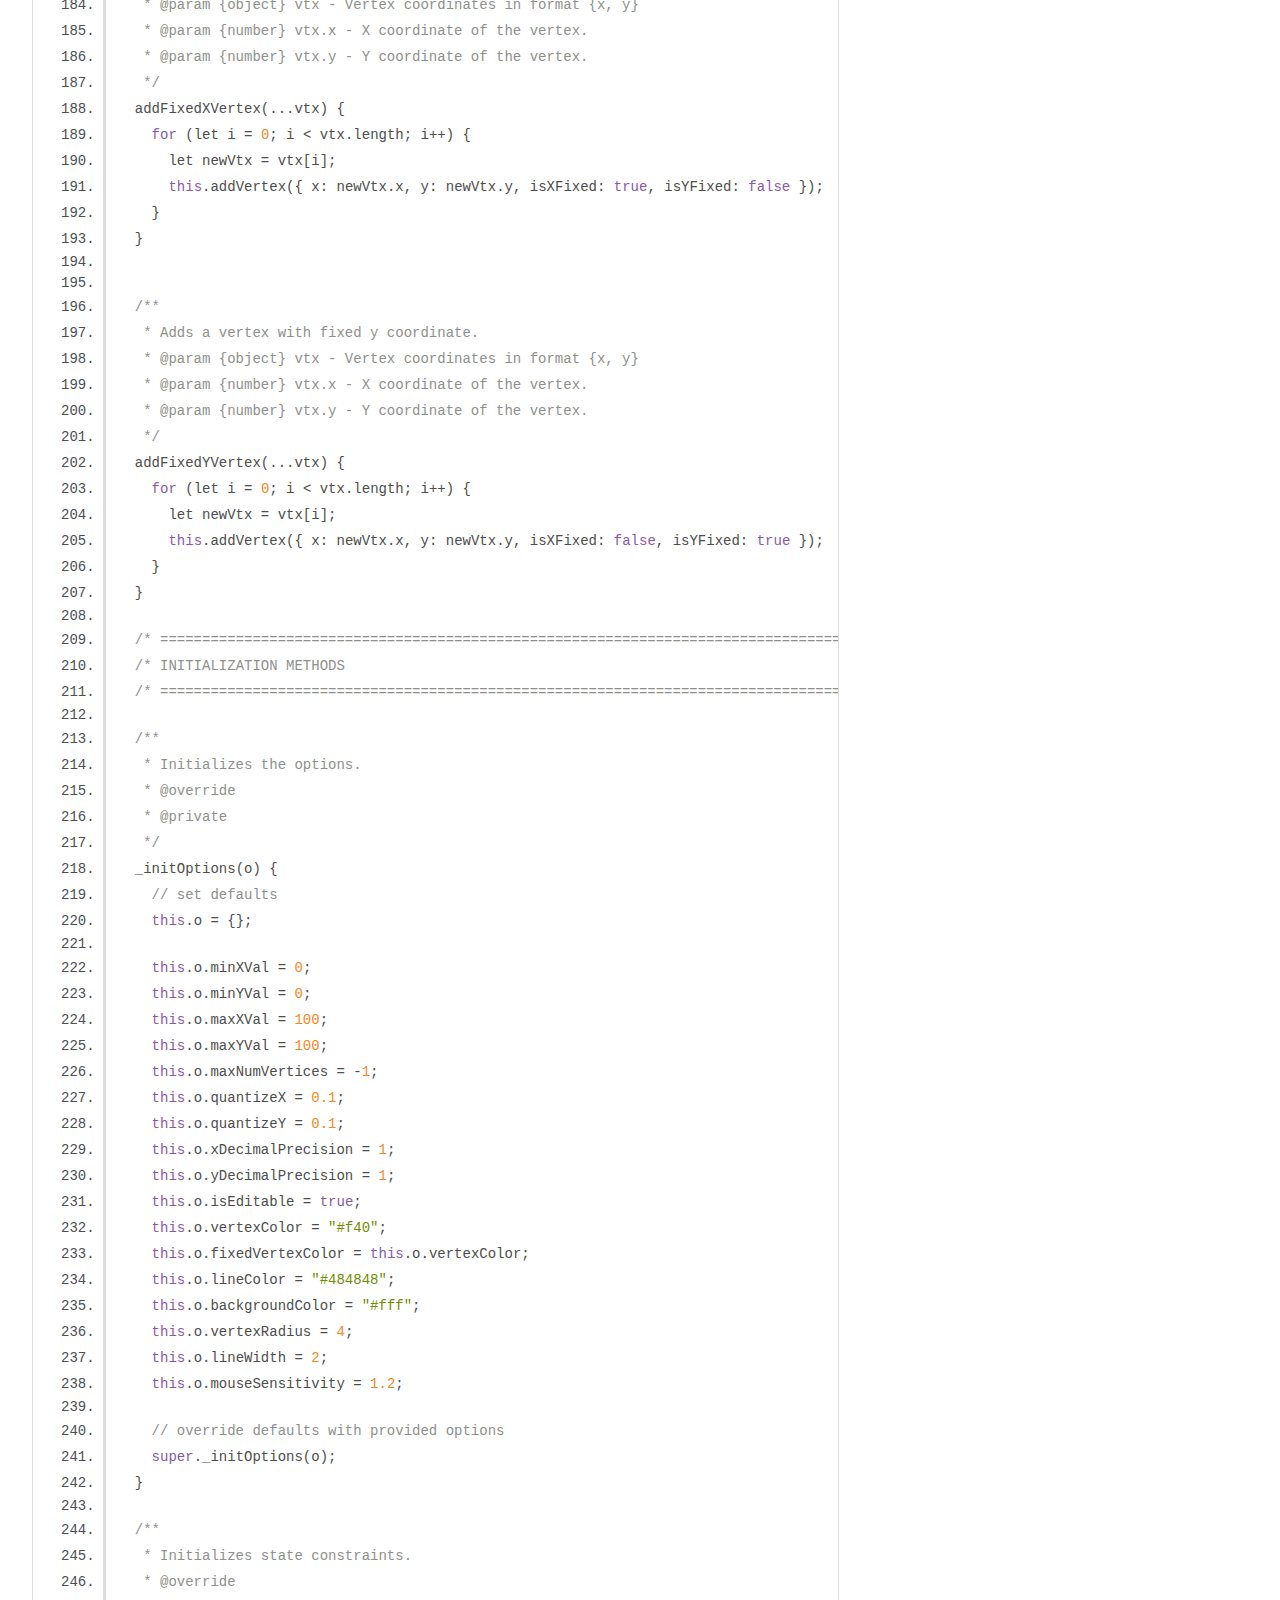
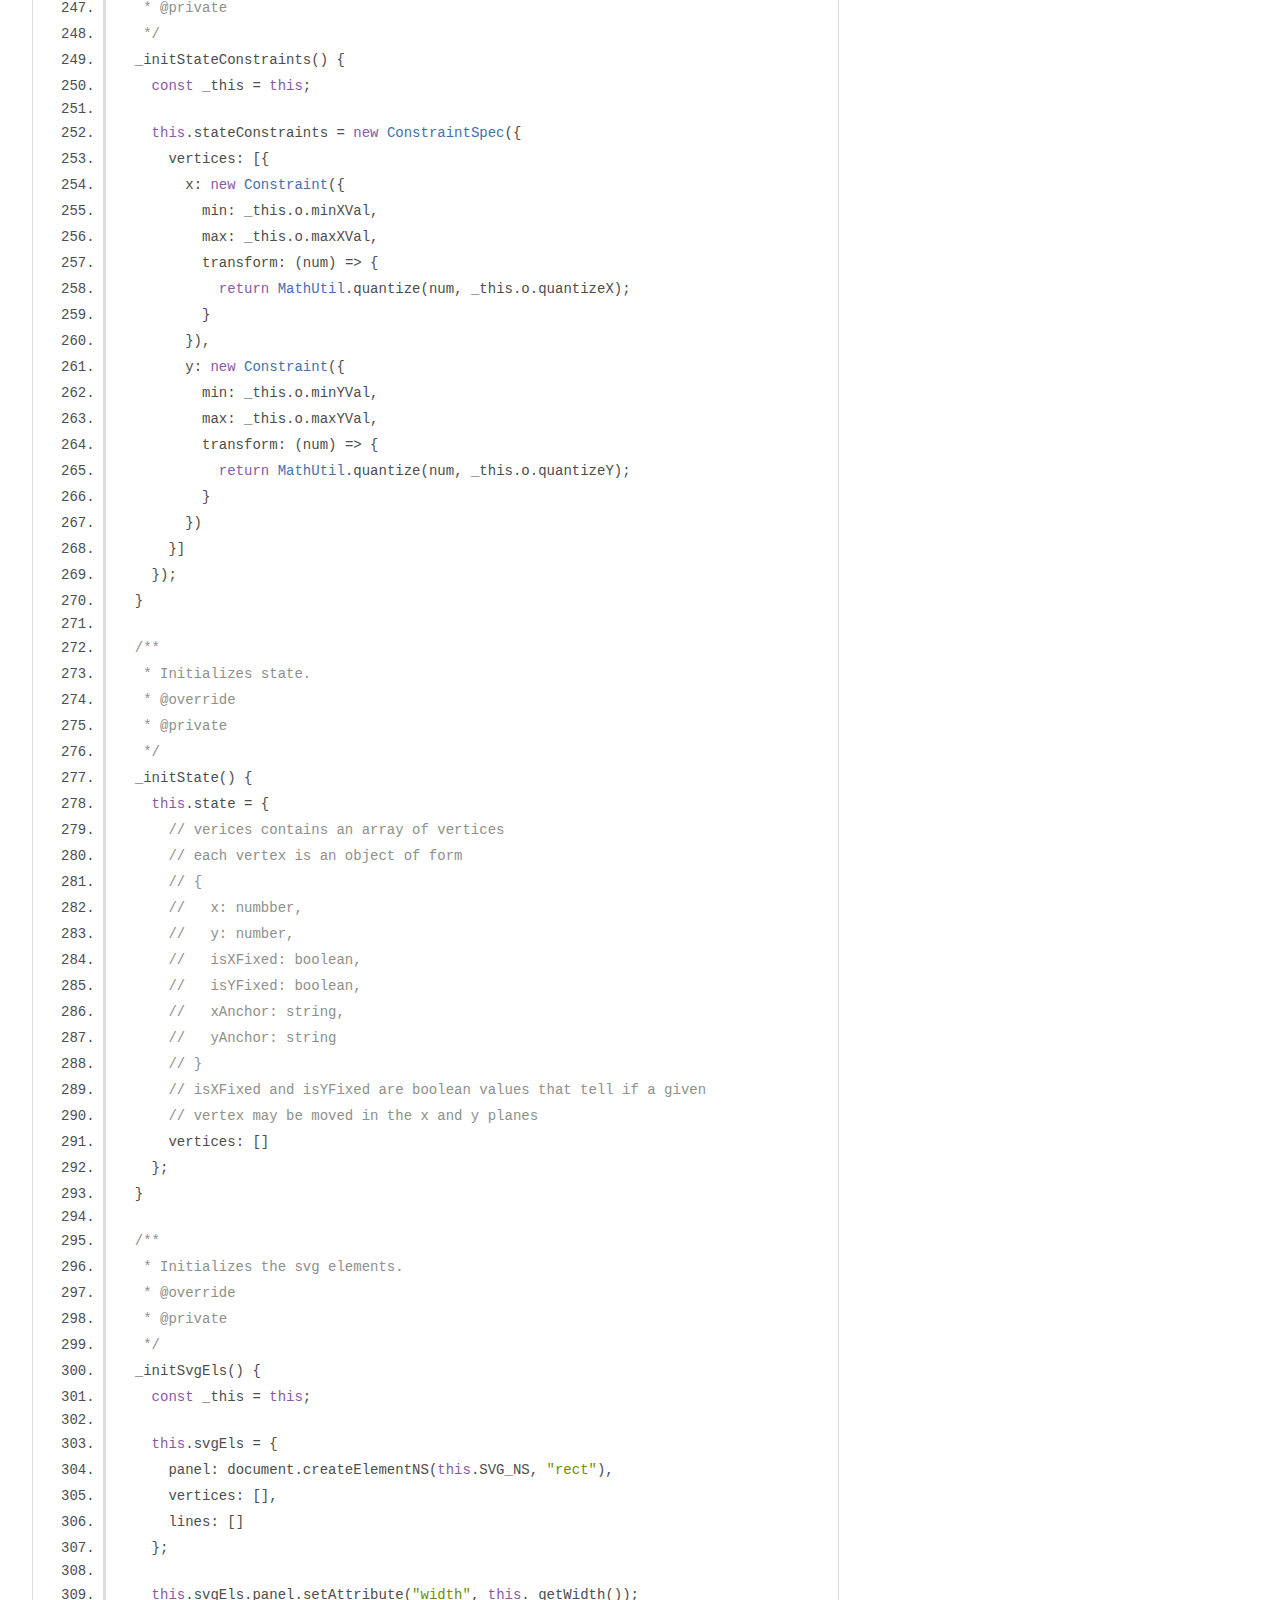
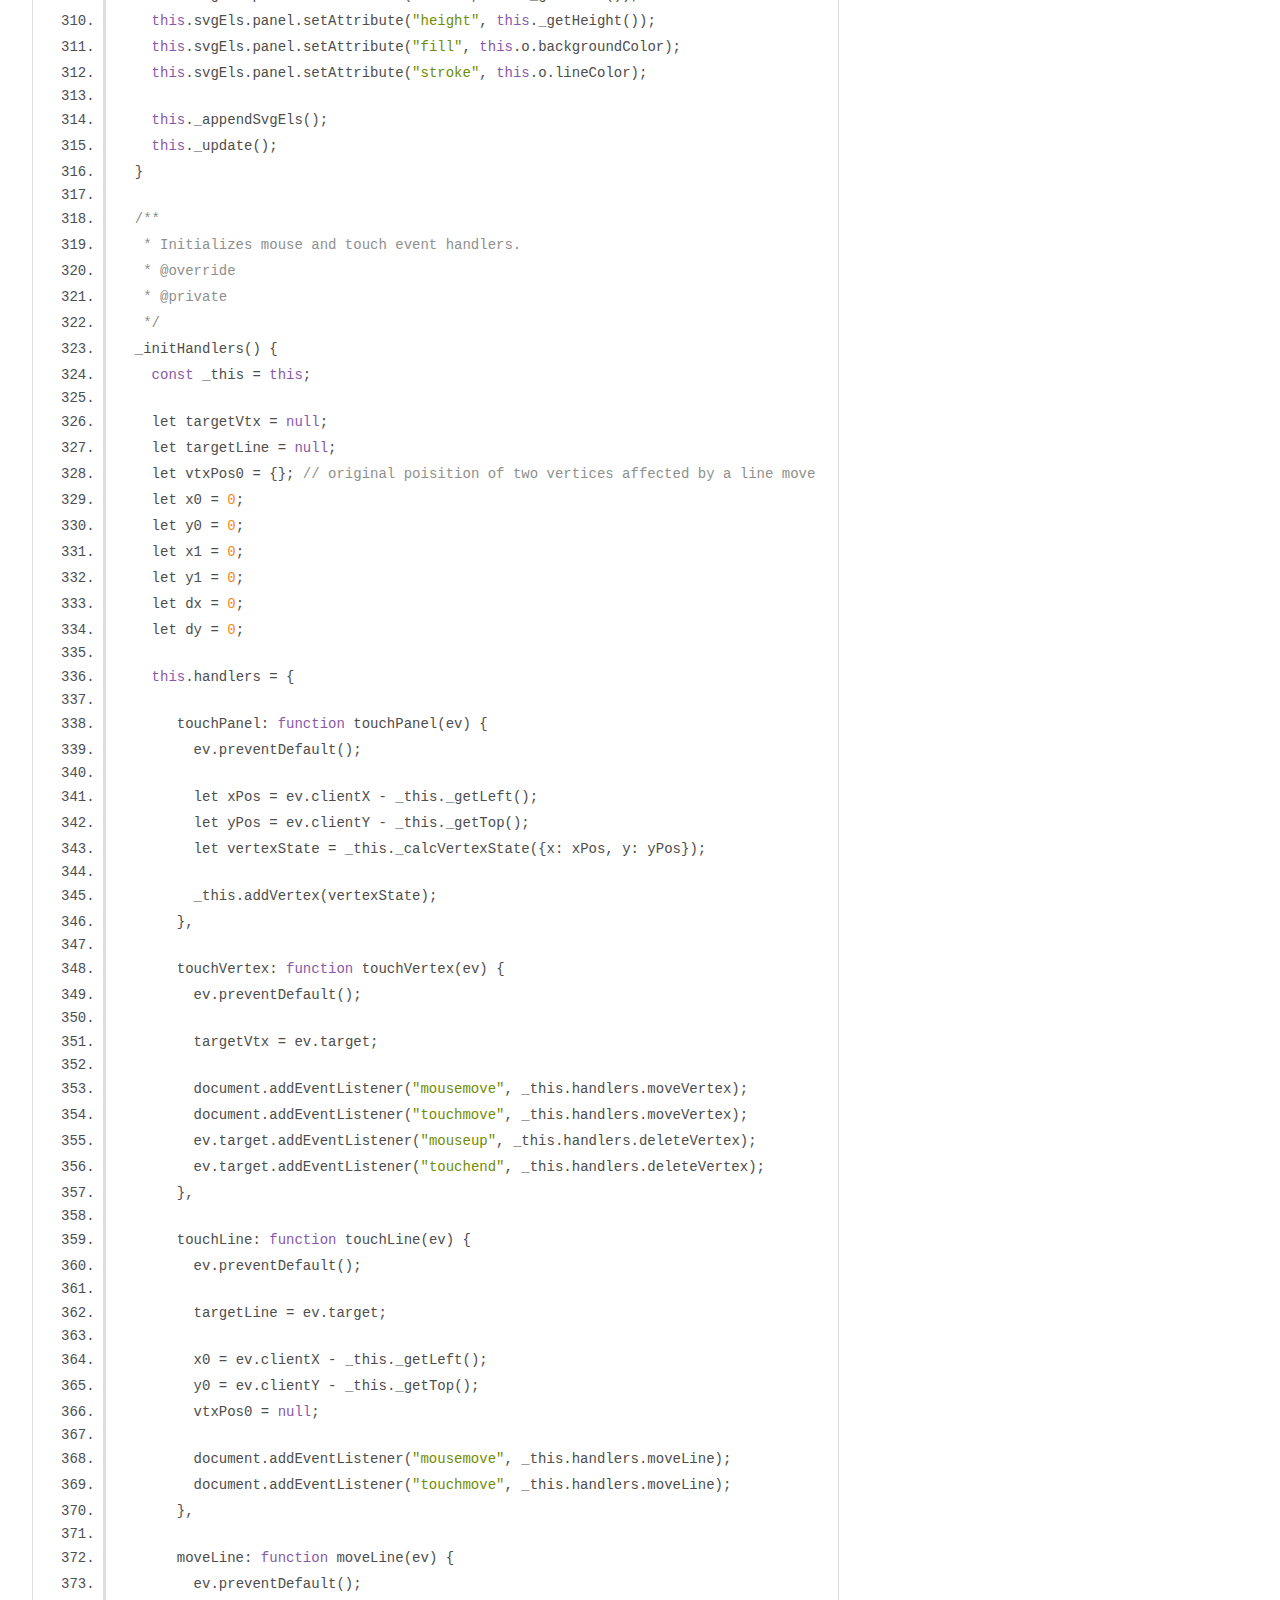
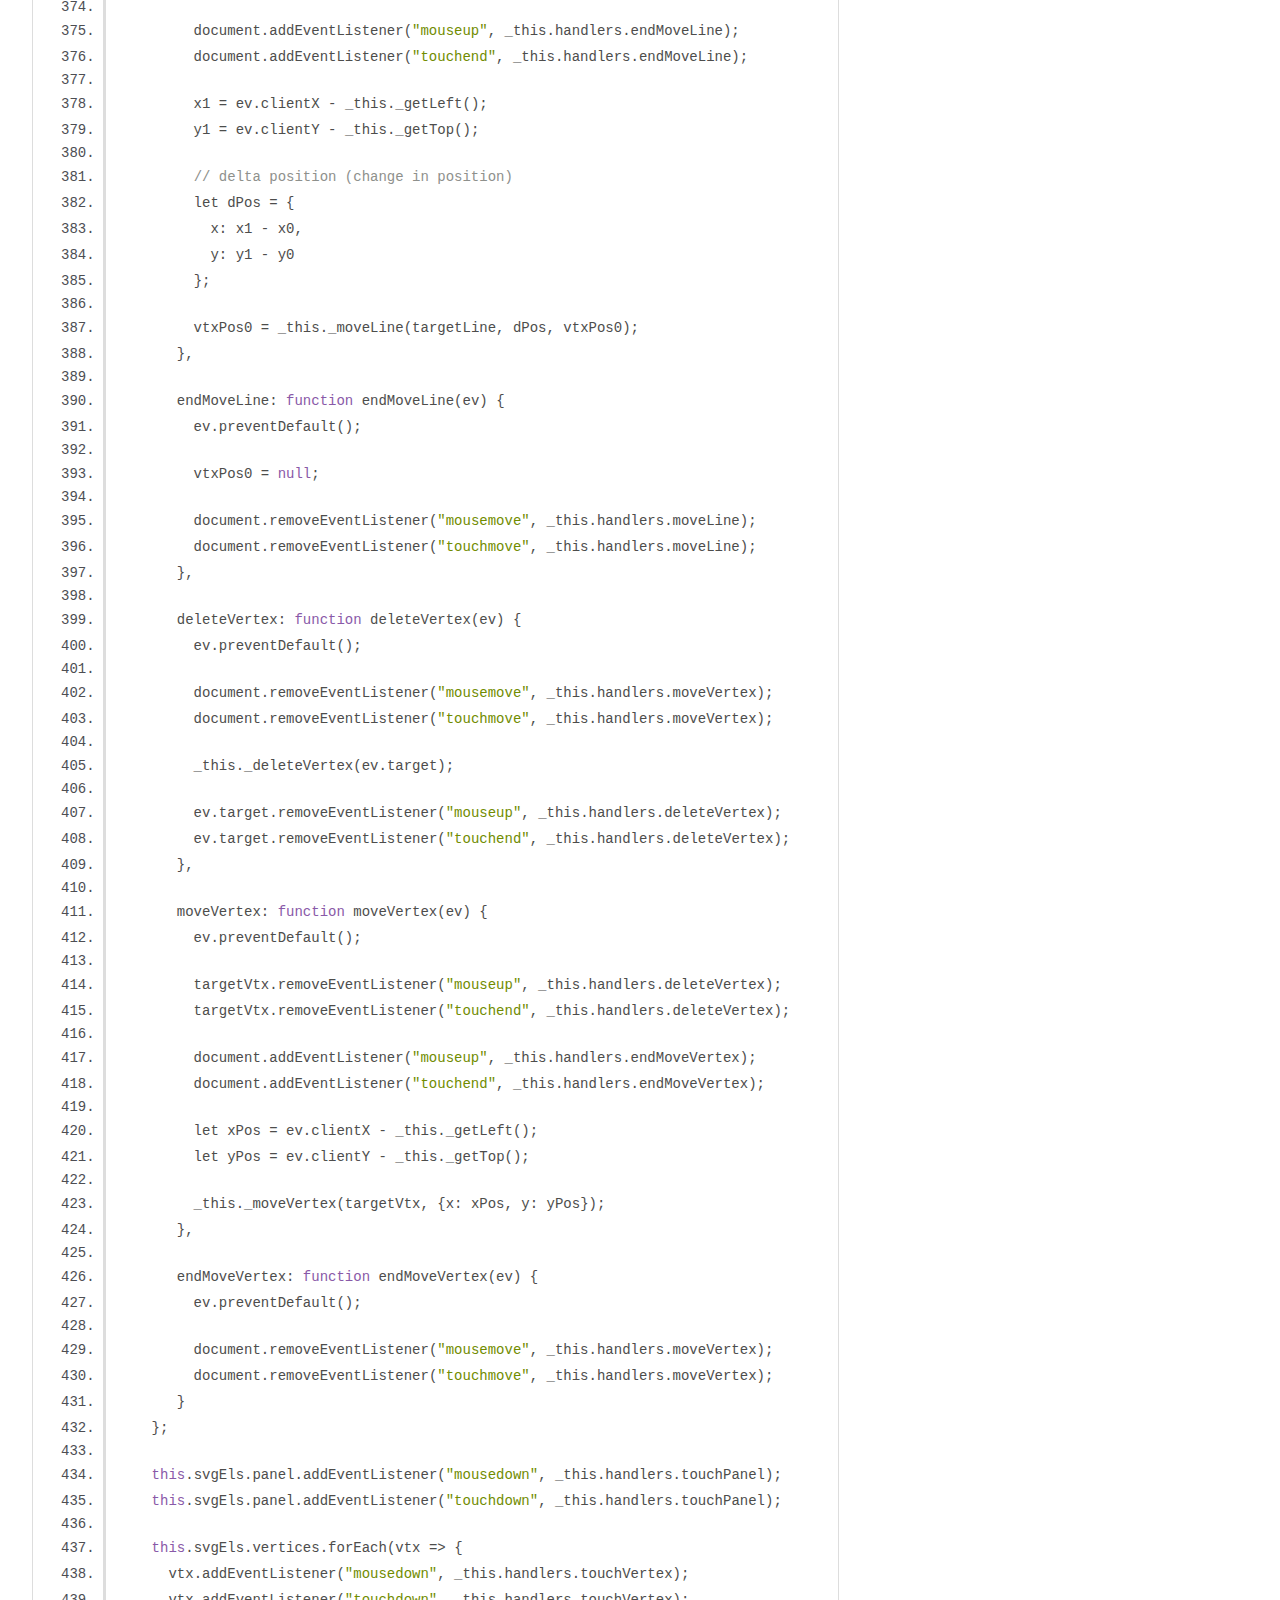
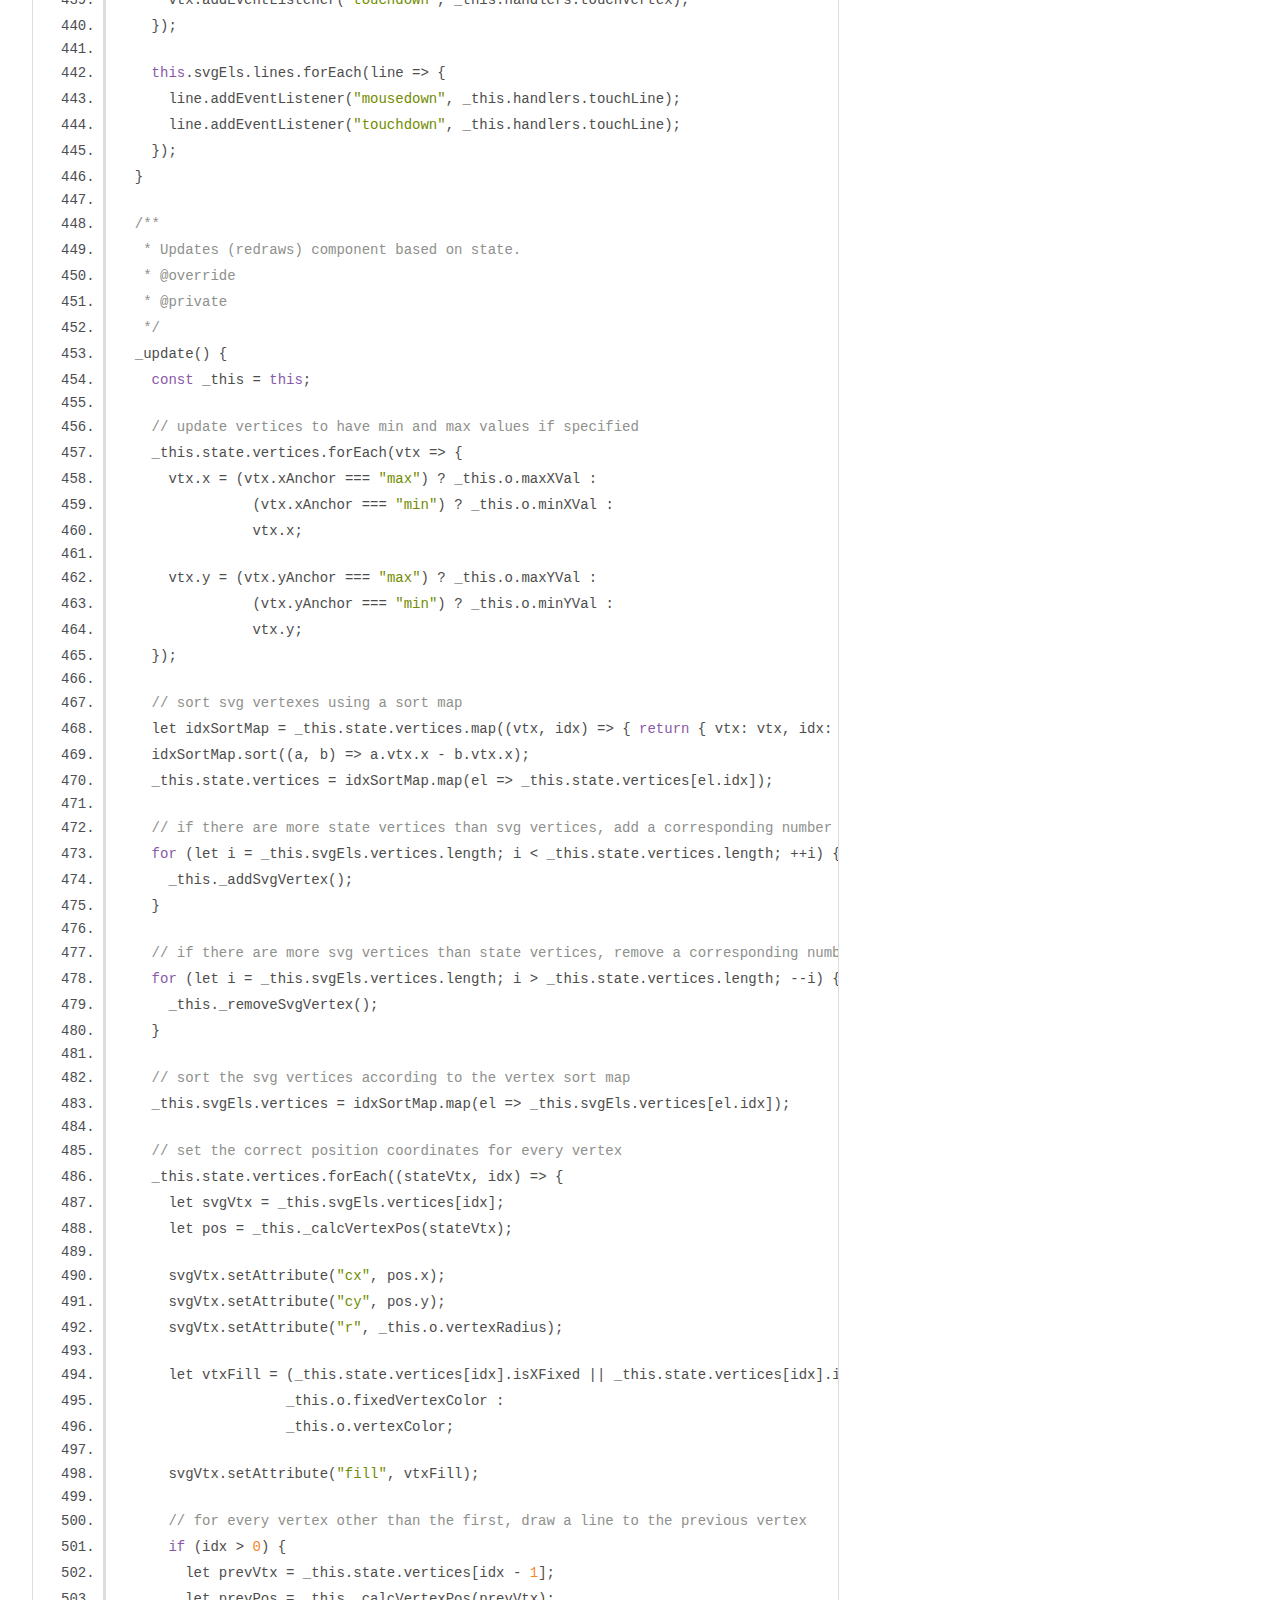
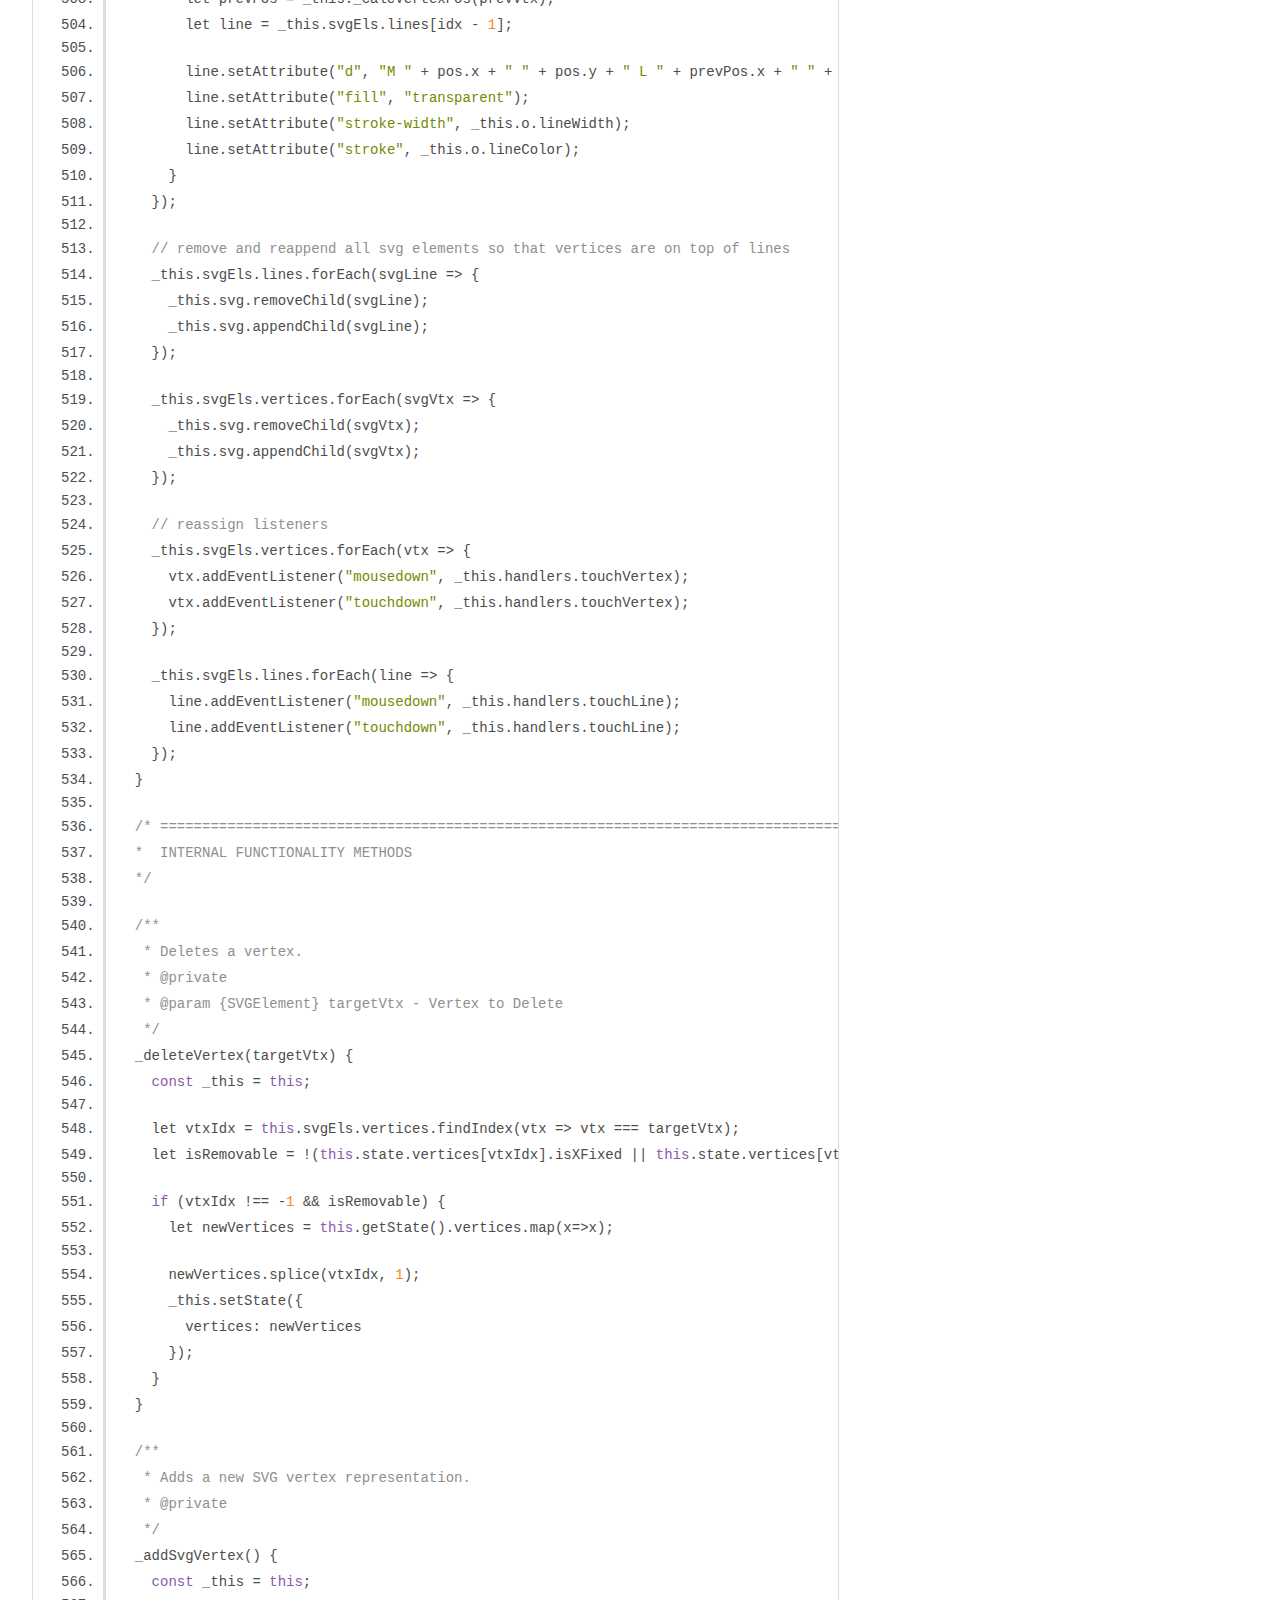
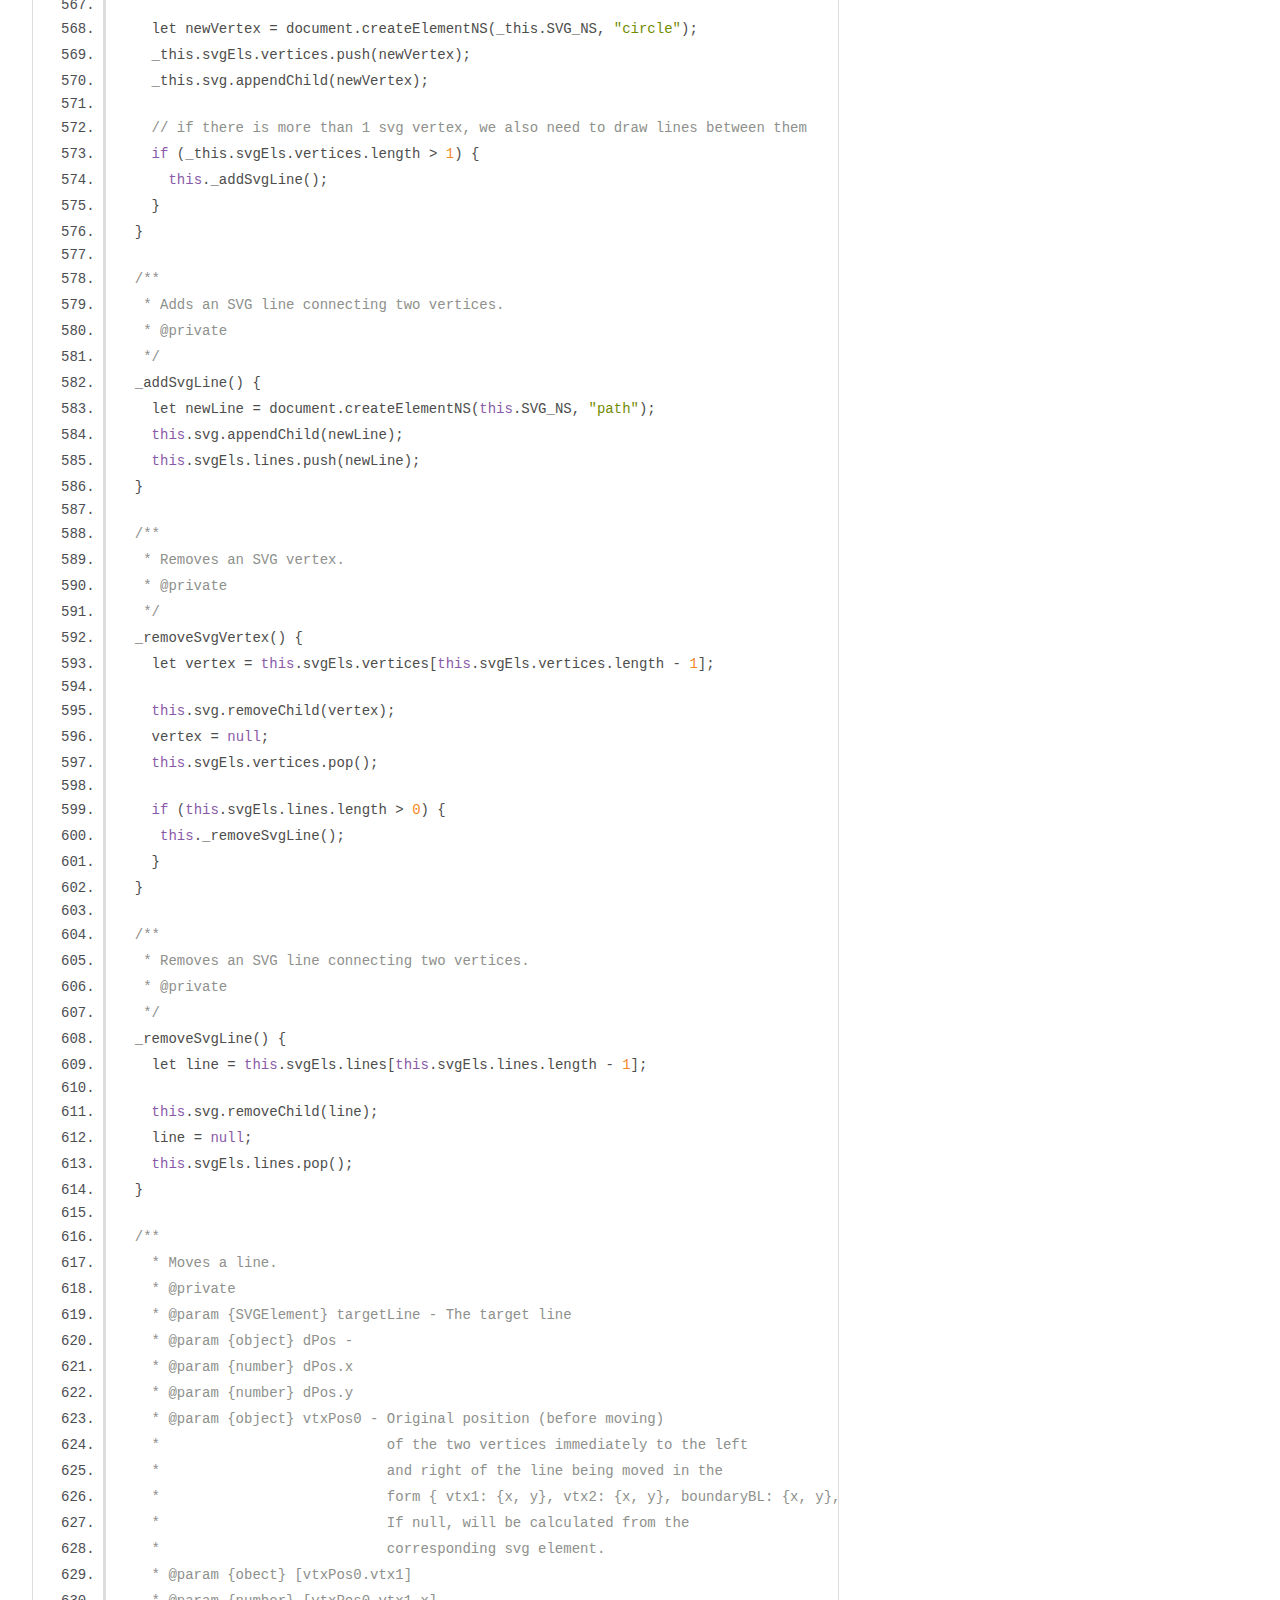
<file: kiteaudio-demo/dev-doc/graph.js.html>
<!DOCTYPE html>
<html lang="en">
<head>
    <meta charset="utf-8">
    <title>JSDoc: Source: graph.js</title>

    <script src="scripts/prettify/prettify.js"> </script>
    <script src="scripts/prettify/lang-css.js"> </script>
    <!--[if lt IE 9]>
      <script src="//html5shiv.googlecode.com/svn/trunk/html5.js"></script>
    <![endif]-->
    <link type="text/css" rel="stylesheet" href="styles/prettify-tomorrow.css">
    <link type="text/css" rel="stylesheet" href="styles/jsdoc-default.css">
</head>

<body>

<div id="main">

    <h1 class="page-title">Source: graph.js</h1>

    



    
    <section>
        <article>
            <pre class="prettyprint source linenums"><code>import Widget from "ui/core/widget";
import Constraint from "util/constraint";
import ConstraintSpec from "util/constraint-def";
import MathUtil from "util/util-math";

/**
 * Class representing a Graph widget.
 * @class 
 * @implements {Widget}
 */
class Graph extends Widget {

  /**
   * @constructor
   * @param {object} container - DOM container for the widget.
   * @param {object} [o] - Options.
   * @param {number} [o.minXVal=0] - Minimum X value.
   * @param {number} [o.minYVal=0] - Minimum Y value.
   * @param {number} [o.maxXVal=100] - Maximum X value.
   * @param {number} [o.maxYVal=100] - Maximum Y value.
   * @param {number} [o.maxNumVertices=-1] - Maximum number of vertices.
   * @param {number} [o.quantizeX=0.1] - X-quantization ("grid") value.
   * @param {number} [o.quantizeY=0.1] - Y-quantization ("grid") value.
   * @param {number} [o.xDecimalPrecision=1] - Number of decimal places for output of the X values.
   * @param {number} [o.yDecimalPrecision=1] - Number of decimal places for output of the Y values.
   * @param {boolean} [o.isEditable=true] - Is the graph editable?
   * @param {string} [o.vertexColor="#f40"] - Color of vertex points.
   * @param {string} [o.lineColor="#484848"] - Color of lines connecting the vertices.
   * @param {string} [o.backgroundColor="#fff"] - Background color.
   * @param {number} [o.lineWidth=2] - Width of the connecting lines.
   * @param {number} [o.vertexRadius=4] - Radius of the vertex points.
   * @param {number} [o.mouseSensitivity=1.2] - Mouse sensitivity (how much moving the mouse affects the interaction).
   */
  constructor(container, o) {
    super(container, o);
    return this;
  }

  /* ===========================================================================
  *  PUBLIC API
  */

  /**
   * Sets the options.
   * @public @override
   */
  setOptions(o) {
    o = o || {};

    super.setOptions(o);
  }

  /**
  * Returns the state as an array of [x, y] pairs.
  * @public @override
  */
  getVal() {
    return this.state.vertices.map(vtx => [vtx.x, vtx.y]);
  }

  /**
  * Sets the state as an array of [x, y] vertex pairs.
  * Same as setVal(), but will not trigger observer callback methods.
  * @public @override
  * @param {array} - An array of [x, y] points
  */
  setInternalVal(vertexArray) {
   let vertices = vertexArray.map(xyPair => { return {x: xyPair[0], y: xyPair[1]}; });

   this.setInternalState({ vertices: vertices });
  }

  /**
  * Sets the state as an array of [x, y] vertex pairs.
  * Same as setInternalVal(), but will trigger observer callback methods.
  * @public @override
  * @param {array} - An array of [x, y] points.
  */
  setVal(vertexArray) {
    let vertices = vertexArray.map(xyPair => { return {x: xyPair[0], y: xyPair[1]}; });

    this.setState({ vertices: vertices });
  }

  /**
   * Sets the value of a particular vertex, selected by its index. 
   * Note: will not trigger observer notifications.
   * @public
   * @param {number} val - Value to set.
   * @param {number} idx - Index of the vertex to set the value for.
   * @returns {number} - Index of the vertex that has been set, or -1 if no such vertex exists.
   */
  setVertexVal(val, idx) {
    if (idx >= 0 &amp;&amp; idx &lt; this.state.vertices.length) {
      let vertices = this.state.vertices.map(vtx => vtx);
      vertices[idx].y = val;
      this.setInternalState({ vertices: vertices });
      return idx;
    } else {
      return -1;
    }
  }

  /**
   * Returns the number of vertices set on this graph.
   * @public
   * @return {number} - Number of vertices.
   */
  getNumVertices() {
    return this.state.vertices.length;
  }

  /**
   * Adds new vertices to the state.
   * Each vertex is represented as x and y values, as well as optional boolean flags
   * specifying whether the x, y, or both values should be fixed (unchangeble).
   * The x and y values may also take the strings "min", "max" to specify that the coordinates 
   * should be tied to the minimum or maximum possible x or y values for the graph.
   * @public
   * @param {...object} vtx - Object representing the new vertex to add.
   * @param {number} [vtx.x=minXVal] - X coordinate for the new vertex.
   * @param {number} [vtx.y=minYVal] - Y coordinate for the new vertex.
   * @param {boolean} [vtx.isXFixed=false] - Is the X coordinate fixed (unable to move)?
   * @param {boolean} [vtx.isYFixed=false] - Is the Y coordinate fixed (unable to move)?
   */
  addVertex(...vtx) {
    for (let i = 0; i &lt; vtx.length; i++) {
      let newVtx = vtx[i];

      newVtx = (typeof newVtx !== 'undefined') ? newVtx : {};
      newVtx.x = (typeof newVtx.x !== 'undefined') ? newVtx.x : this.o.minXVal;
      newVtx.y = (typeof newVtx.y !== 'undefined') ? newVtx.y : this.o.minYVal;
      newVtx.isXFixed = (typeof newVtx.isXFixed !== 'undefined') ? newVtx.isXFixed : false;
      newVtx.isYFixed = (typeof newVtx.isYFixed !== 'undefined') ? newVtx.isYFixed : false;
      newVtx.xAnchor = "";
      newVtx.yAnchor = "";

      if (newVtx.x === "max") {
        newVtx.isXFixed = true;
        newVtx.x = this.o.maxXVal;
        newVtx.xAnchor = "max";
      } else if (newVtx.x === "min") {
        newVtx.isXFixed = true;
        newVtx.x = this.o.minXVal;
        newVtx.xAnchor = "min";
      }

      if (newVtx.y === "max") {
        newVtx.isYFixed = true;
        newVtx.y = this.o.maxYVal;
        newVtx.yAnchor = "max";
      } else if (newVtx.x === "min") {
        newVtx.isYFixed = true;
        newVtx.y = this.o.minYVal;
        newVtx.yAnchor = "min";
      }

      let newVertices = this.getState().vertices.map(x=>x);

      newVertices.push(newVtx);
      newVertices.sort((a, b) => a.x - b.x);

      this.setState({
        vertices: newVertices
      });
    }
  }

  /**
   * Adds a vertex with fixed x and y coordinates.
   * @param {object} vtx - Vertex coordinates in format {x, y}
   * @param {number} vtx.x - X coordinate of the vertex.
   * @param {number} vtx.y - Y coordinate of the vertex.
   */
  addFixedVertex(...vtx) {
    for (let i = 0; i &lt; vtx.length; i++) {
      let newVtx = vtx[i];
      this.addVertex({ x: newVtx.x, y: newVtx.y, isXFixed: true, isYFixed: true });
    }
  }

  /**
   * Adds a vertex with fixed y coordinate.
   * @param {object} vtx - Vertex coordinates in format {x, y}
   * @param {number} vtx.x - X coordinate of the vertex.
   * @param {number} vtx.y - Y coordinate of the vertex.
   */
  addFixedXVertex(...vtx) {
    for (let i = 0; i &lt; vtx.length; i++) {
      let newVtx = vtx[i];
      this.addVertex({ x: newVtx.x, y: newVtx.y, isXFixed: true, isYFixed: false });
    }
  }


  /**
   * Adds a vertex with fixed y coordinate.
   * @param {object} vtx - Vertex coordinates in format {x, y}
   * @param {number} vtx.x - X coordinate of the vertex.
   * @param {number} vtx.y - Y coordinate of the vertex.
   */
  addFixedYVertex(...vtx) {
    for (let i = 0; i &lt; vtx.length; i++) {
      let newVtx = vtx[i];
      this.addVertex({ x: newVtx.x, y: newVtx.y, isXFixed: false, isYFixed: true });
    }
  }

  /* ============================================================================================= */
  /* INITIALIZATION METHODS
  /* ============================================================================================= */

  /**
   * Initializes the options.
   * @override
   * @private
   */
  _initOptions(o) {
    // set defaults
    this.o = {};

    this.o.minXVal = 0;
    this.o.minYVal = 0;
    this.o.maxXVal = 100;
    this.o.maxYVal = 100;
    this.o.maxNumVertices = -1;
    this.o.quantizeX = 0.1;
    this.o.quantizeY = 0.1;
    this.o.xDecimalPrecision = 1;
    this.o.yDecimalPrecision = 1;
    this.o.isEditable = true;
    this.o.vertexColor = "#f40";
    this.o.fixedVertexColor = this.o.vertexColor;
    this.o.lineColor = "#484848";
    this.o.backgroundColor = "#fff";
    this.o.vertexRadius = 4;
    this.o.lineWidth = 2;
    this.o.mouseSensitivity = 1.2;

    // override defaults with provided options
    super._initOptions(o);
  }

  /**
   * Initializes state constraints.
   * @override
   * @private
   */
  _initStateConstraints() {
    const _this = this;

    this.stateConstraints = new ConstraintSpec({
      vertices: [{
        x: new Constraint({
          min: _this.o.minXVal,
          max: _this.o.maxXVal,
          transform: (num) => {
            return MathUtil.quantize(num, _this.o.quantizeX);
          }
        }),
        y: new Constraint({
          min: _this.o.minYVal,
          max: _this.o.maxYVal,
          transform: (num) => {
            return MathUtil.quantize(num, _this.o.quantizeY);
          }
        })
      }]
    });
  }

  /**
   * Initializes state.
   * @override
   * @private
   */
  _initState() {
    this.state = {
      // verices contains an array of vertices
      // each vertex is an object of form 
      // {
      //   x: numbber, 
      //   y: number, 
      //   isXFixed: boolean, 
      //   isYFixed: boolean,
      //   xAnchor: string,
      //   yAnchor: string
      // }
      // isXFixed and isYFixed are boolean values that tell if a given
      // vertex may be moved in the x and y planes
      vertices: []
    };
  }

  /**
   * Initializes the svg elements.
   * @override
   * @private
   */
  _initSvgEls() {
    const _this = this;

    this.svgEls = {
      panel: document.createElementNS(this.SVG_NS, "rect"),
      vertices: [],
      lines: []
    };

    this.svgEls.panel.setAttribute("width", this._getWidth());
    this.svgEls.panel.setAttribute("height", this._getHeight());
    this.svgEls.panel.setAttribute("fill", this.o.backgroundColor);
    this.svgEls.panel.setAttribute("stroke", this.o.lineColor);

    this._appendSvgEls();
    this._update();
  }

  /**
   * Initializes mouse and touch event handlers.
   * @override
   * @private
   */
  _initHandlers() {
    const _this = this;

    let targetVtx = null;
    let targetLine = null;
    let vtxPos0 = {}; // original poisition of two vertices affected by a line move
    let x0 = 0;
    let y0 = 0;
    let x1 = 0;
    let y1 = 0;
    let dx = 0;
    let dy = 0;

    this.handlers = {

       touchPanel: function touchPanel(ev) {
         ev.preventDefault();

         let xPos = ev.clientX - _this._getLeft();
         let yPos = ev.clientY - _this._getTop();
         let vertexState = _this._calcVertexState({x: xPos, y: yPos});

         _this.addVertex(vertexState);
       },

       touchVertex: function touchVertex(ev) {
         ev.preventDefault();

         targetVtx = ev.target;

         document.addEventListener("mousemove", _this.handlers.moveVertex);
         document.addEventListener("touchmove", _this.handlers.moveVertex);
         ev.target.addEventListener("mouseup", _this.handlers.deleteVertex);
         ev.target.addEventListener("touchend", _this.handlers.deleteVertex);
       },

       touchLine: function touchLine(ev) {
         ev.preventDefault();

         targetLine = ev.target;

         x0 = ev.clientX - _this._getLeft();
         y0 = ev.clientY - _this._getTop();
         vtxPos0 = null;

         document.addEventListener("mousemove", _this.handlers.moveLine);
         document.addEventListener("touchmove", _this.handlers.moveLine);
       },

       moveLine: function moveLine(ev) {
         ev.preventDefault();

         document.addEventListener("mouseup", _this.handlers.endMoveLine);
         document.addEventListener("touchend", _this.handlers.endMoveLine);

         x1 = ev.clientX - _this._getLeft();
         y1 = ev.clientY - _this._getTop();

         // delta position (change in position)
         let dPos = {
           x: x1 - x0,
           y: y1 - y0
         };

         vtxPos0 = _this._moveLine(targetLine, dPos, vtxPos0);
       },

       endMoveLine: function endMoveLine(ev) {
         ev.preventDefault();

         vtxPos0 = null;

         document.removeEventListener("mousemove", _this.handlers.moveLine);
         document.removeEventListener("touchmove", _this.handlers.moveLine);
       },

       deleteVertex: function deleteVertex(ev) {
         ev.preventDefault();

         document.removeEventListener("mousemove", _this.handlers.moveVertex);
         document.removeEventListener("touchmove", _this.handlers.moveVertex);

         _this._deleteVertex(ev.target);

         ev.target.removeEventListener("mouseup", _this.handlers.deleteVertex);
         ev.target.removeEventListener("touchend", _this.handlers.deleteVertex);
       },

       moveVertex: function moveVertex(ev) {
         ev.preventDefault();

         targetVtx.removeEventListener("mouseup", _this.handlers.deleteVertex);
         targetVtx.removeEventListener("touchend", _this.handlers.deleteVertex);

         document.addEventListener("mouseup", _this.handlers.endMoveVertex);
         document.addEventListener("touchend", _this.handlers.endMoveVertex);

         let xPos = ev.clientX - _this._getLeft();
         let yPos = ev.clientY - _this._getTop();

         _this._moveVertex(targetVtx, {x: xPos, y: yPos});
       },

       endMoveVertex: function endMoveVertex(ev) {
         ev.preventDefault();

         document.removeEventListener("mousemove", _this.handlers.moveVertex);
         document.removeEventListener("touchmove", _this.handlers.moveVertex);
       }
    };

    this.svgEls.panel.addEventListener("mousedown", _this.handlers.touchPanel);
    this.svgEls.panel.addEventListener("touchdown", _this.handlers.touchPanel);

    this.svgEls.vertices.forEach(vtx => {
      vtx.addEventListener("mousedown", _this.handlers.touchVertex);
      vtx.addEventListener("touchdown", _this.handlers.touchVertex);
    });

    this.svgEls.lines.forEach(line => {
      line.addEventListener("mousedown", _this.handlers.touchLine);
      line.addEventListener("touchdown", _this.handlers.touchLine);
    });
  }

  /**
   * Updates (redraws) component based on state.
   * @override
   * @private
   */
  _update() {
    const _this = this;

    // update vertices to have min and max values if specified
    _this.state.vertices.forEach(vtx => {
      vtx.x = (vtx.xAnchor === "max") ? _this.o.maxXVal :
                (vtx.xAnchor === "min") ? _this.o.minXVal :
                vtx.x;

      vtx.y = (vtx.yAnchor === "max") ? _this.o.maxYVal :
                (vtx.yAnchor === "min") ? _this.o.minYVal :
                vtx.y;
    });

    // sort svg vertexes using a sort map
    let idxSortMap = _this.state.vertices.map((vtx, idx) => { return { vtx: vtx, idx: idx }; });
    idxSortMap.sort((a, b) => a.vtx.x - b.vtx.x);
    _this.state.vertices = idxSortMap.map(el => _this.state.vertices[el.idx]);

    // if there are more state vertices than svg vertices, add a corresponding number of svg vertices and lines
    for (let i = _this.svgEls.vertices.length; i &lt; _this.state.vertices.length; ++i) {
      _this._addSvgVertex();
    }

    // if there are more svg vertices than state vertices, remove a corresponding number of svg vertices and lines
    for (let i = _this.svgEls.vertices.length; i > _this.state.vertices.length; --i) {
      _this._removeSvgVertex();
    }

    // sort the svg vertices according to the vertex sort map
    _this.svgEls.vertices = idxSortMap.map(el => _this.svgEls.vertices[el.idx]);

    // set the correct position coordinates for every vertex
    _this.state.vertices.forEach((stateVtx, idx) => {
      let svgVtx = _this.svgEls.vertices[idx];
      let pos = _this._calcVertexPos(stateVtx);

      svgVtx.setAttribute("cx", pos.x);
      svgVtx.setAttribute("cy", pos.y);
      svgVtx.setAttribute("r", _this.o.vertexRadius);

      let vtxFill = (_this.state.vertices[idx].isXFixed || _this.state.vertices[idx].isYFixed) ?
                    _this.o.fixedVertexColor :
                    _this.o.vertexColor;

      svgVtx.setAttribute("fill", vtxFill);

      // for every vertex other than the first, draw a line to the previous vertex
      if (idx > 0) {
        let prevVtx = _this.state.vertices[idx - 1];
        let prevPos = _this._calcVertexPos(prevVtx);
        let line = _this.svgEls.lines[idx - 1];

        line.setAttribute("d", "M " + pos.x + " " + pos.y + " L " + prevPos.x + " " + prevPos.y);
        line.setAttribute("fill", "transparent");
        line.setAttribute("stroke-width", _this.o.lineWidth);
        line.setAttribute("stroke", _this.o.lineColor);
      }
    });

    // remove and reappend all svg elements so that vertices are on top of lines
    _this.svgEls.lines.forEach(svgLine => {
      _this.svg.removeChild(svgLine);
      _this.svg.appendChild(svgLine);
    });

    _this.svgEls.vertices.forEach(svgVtx => {
      _this.svg.removeChild(svgVtx);
      _this.svg.appendChild(svgVtx);
    });

    // reassign listeners
    _this.svgEls.vertices.forEach(vtx => {
      vtx.addEventListener("mousedown", _this.handlers.touchVertex);
      vtx.addEventListener("touchdown", _this.handlers.touchVertex);
    });

    _this.svgEls.lines.forEach(line => {
      line.addEventListener("mousedown", _this.handlers.touchLine);
      line.addEventListener("touchdown", _this.handlers.touchLine);
    });
  }

  /* ==============================================================================================
  *  INTERNAL FUNCTIONALITY METHODS
  */

  /**
   * Deletes a vertex.
   * @private
   * @param {SVGElement} targetVtx - Vertex to Delete
   */
  _deleteVertex(targetVtx) {
    const _this = this;

    let vtxIdx = this.svgEls.vertices.findIndex(vtx => vtx === targetVtx);
    let isRemovable = !(this.state.vertices[vtxIdx].isXFixed || this.state.vertices[vtxIdx].isYFixed)

    if (vtxIdx !== -1 &amp;&amp; isRemovable) {
      let newVertices = this.getState().vertices.map(x=>x);

      newVertices.splice(vtxIdx, 1);
      _this.setState({
        vertices: newVertices
      });
    }
  }

  /**
   * Adds a new SVG vertex representation.
   * @private
   */
  _addSvgVertex() {
    const _this = this;

    let newVertex = document.createElementNS(_this.SVG_NS, "circle");
    _this.svgEls.vertices.push(newVertex);
    _this.svg.appendChild(newVertex);

    // if there is more than 1 svg vertex, we also need to draw lines between them
    if (_this.svgEls.vertices.length > 1) {
      this._addSvgLine();
    }
  }

  /**
   * Adds an SVG line connecting two vertices.
   * @private
   */
  _addSvgLine() {
    let newLine = document.createElementNS(this.SVG_NS, "path");
    this.svg.appendChild(newLine);
    this.svgEls.lines.push(newLine);
  }

  /**
   * Removes an SVG vertex.
   * @private
   */
  _removeSvgVertex() {
    let vertex = this.svgEls.vertices[this.svgEls.vertices.length - 1];

    this.svg.removeChild(vertex);
    vertex = null;
    this.svgEls.vertices.pop();

    if (this.svgEls.lines.length > 0) {
     this._removeSvgLine();
    }
  }

  /**
   * Removes an SVG line connecting two vertices.
   * @private
   */
  _removeSvgLine() {
    let line = this.svgEls.lines[this.svgEls.lines.length - 1];

    this.svg.removeChild(line);
    line = null;
    this.svgEls.lines.pop();
  }

  /**
    * Moves a line.
    * @private
    * @param {SVGElement} targetLine - The target line
    * @param {object} dPos -
    * @param {number} dPos.x
    * @param {number} dPos.y
    * @param {object} vtxPos0 - Original position (before moving)
    *                           of the two vertices immediately to the left
    *                           and right of the line being moved in the
    *                           form { vtx1: {x, y}, vtx2: {x, y}, boundaryBL: {x, y}, boundaryTR: {x, y} }
    *                           If null, will be calculated from the
    *                           corresponding svg element.
    * @param {obect} [vtxPos0.vtx1]
    * @param {number} [vtxPos0.vtx1.x]
    * @param {number} [vtxPos0.vtx1.y]
    * @param {obect} [vtxPos0.vtx2]
    * @param {number} [vtxPos0.vtx2.x]
    * @param {number} [vtxPos0.vtx2.y]
    * @returns {object} Original position of the two vertices affected by the line move in the form
    *                   { vtx1: {x, y}, vtx2: {x, y}, boundaryBL: {x, y}, boundaryTR: {x, y} }.
    */
  _moveLine(targetLine, dPos, vtxPos0) {
    const _this = this;

    let lineIdx = _this.svgEls.lines.findIndex(line => line === targetLine);

    // get vertices to the left and right of the selected line
    let vtx1 = _this.svgEls.vertices[lineIdx];
    let vtx2 = _this.svgEls.vertices[lineIdx + 1];

    let vtx1curPos = {
      x: parseInt(_this.svgEls.vertices[lineIdx].getAttribute("cx")),
      y: parseInt(_this.svgEls.vertices[lineIdx].getAttribute("cy"))
    };
    let vtx2curPos = {
      x: parseInt(_this.svgEls.vertices[lineIdx + 1].getAttribute("cx")),
      y: parseInt(_this.svgEls.vertices[lineIdx + 1].getAttribute("cy"))
    };

    // if vtxPos0 is null or undefined, this is the first time this function
    // was called in the line move, and we need to get the position of affected
    // vertices from the svg attributes.
    // vtx1 and vtx2 are the left and right vertices bounding the line
    // boundaryBL is the bottom left boundary restricting movement of the line
    // boundaryTR is the top right boundary restricting movement of the line
    if (vtxPos0 === null || vtxPos0 === undefined) {

      let boundaryBL = {
        x: (lineIdx > 0) ? 
               parseInt(_this.svgEls.vertices[lineIdx - 1].getAttribute("cx"))
            : _this._calcVertexPos({x: _this.o.minXVal, y: _this.o.minYVal}).x,
        y: _this._calcVertexPos({x: _this.o.minXVal, y: _this.o.minYVal}).y
      };

      let boundaryTR = {
        x: (lineIdx + 2 &lt; _this.svgEls.vertices.length) ? 
              parseInt(_this.svgEls.vertices[lineIdx + 2].getAttribute("cx"))
            : _this._calcVertexPos({x: _this.o.maxXVal, y: _this.o.maxYVal}).x,
        y: _this._calcVertexPos({x: _this.o.maxXVal, y: _this.o.maxYVal}).y
      };

      vtxPos0 = {
       vtx1: vtx1curPos,
       vtx2: vtx2curPos,
       boundaryBL: boundaryBL,
       boundaryTR: boundaryTR
      };
    }

    // calculate the new positions for the two affected vertices
    let vtx1newPos = {
      x: vtxPos0.vtx1.x + dPos.x,
      y: vtxPos0.vtx1.y + dPos.y
    };

    let vtx2newPos = {
      x: vtxPos0.vtx2.x + dPos.x,
      y: vtxPos0.vtx2.y + dPos.y
    };

    // if moving would take x values outside of boundaries, keep x values the same
    if (vtx1newPos.x &lt; vtxPos0.boundaryBL.x || 
        vtx2newPos.x &lt; vtxPos0.boundaryBL.x || 
        vtx1newPos.x > vtxPos0.boundaryTR.x || 
        vtx2newPos.x > vtxPos0.boundaryTR.x) {
      vtx1newPos.x = vtx1curPos.x;
      vtx2newPos.x = vtx2curPos.x;
    }

    // if moving would take y values outside of boundaries, keep y values the same
    // remember that y-coordinates are inverted when dealing with the canvas
    if (vtx1newPos.y > vtxPos0.boundaryBL.y || 
        vtx2newPos.y > vtxPos0.boundaryBL.y || 
        vtx1newPos.y &lt; vtxPos0.boundaryTR.y || 
        vtx2newPos.y &lt; vtxPos0.boundaryTR.y) {
      vtx1newPos.y = vtx1curPos.y;
      vtx2newPos.y = vtx2curPos.y;
    }

    this._moveVertex(vtx1, vtx1newPos);
    this._moveVertex(vtx2, vtx2newPos);

    // return the original position so that it may be used again if the line move is not finished
    return vtxPos0;
  }

  /**
  * Moves a vertex.
  * @private
  * @param {SVGElement} targetVtx - The target vertex
  * @param {Object} newPos - The new position
  * @param {number} newPos.x
  * @param {number} newPos.y
  */
  _moveVertex(targetVtx, newPos) {
    const _this = this;

    let vtxState = _this._calcVertexState(newPos);
    let vtxIdx = _this.svgEls.vertices.findIndex(vtx => vtx === targetVtx);

    let vertices = _this.getState().vertices.map(x=>x);

    // move the vertex if it's not fixed in x or y direction
    vertices[vtxIdx].x = (vertices[vtxIdx].isXFixed) ? vertices[vtxIdx].x : vtxState.x;
    vertices[vtxIdx].y = (vertices[vtxIdx].isYFixed) ? vertices[vtxIdx].y : vtxState.y;

    _this.setState({
      vertices: vertices
    });
  }

  /* ===========================================================================
  *  HELPER METHODS
  */

  /**
   * Calculates the x and y for a vertex in the graph according to its state value.
   * @private
   */
  _calcVertexPos(vertexState) {
    let normalizedWidth = this._getWidth() - (2 * this.o.vertexRadius);
    let normalizedHeight = this._getHeight() - (2 * this.o.vertexRadius);

    return {
     x: (normalizedWidth * (vertexState.x / this.o.maxXVal)) + this.o.vertexRadius,
     y: (normalizedHeight - (normalizedHeight * (vertexState.y / this.o.maxYVal))) + this.o.vertexRadius
    };
  }

  /**
   * Calculates the x and y for a vertex state based on position on the graph.
   * (inverse of _calcVertexPos).
   * @private
   */
  _calcVertexState(vertexPos) {
    let normalizedWidth = this._getWidth() - (2 * this.o.vertexRadius);
    let normalizedHeight = this._getHeight() - (2 * this.o.vertexRadius);

    return {
      x: this.o.maxXVal * ((vertexPos.x - this.o.vertexRadius) / normalizedWidth),
      y: this.o.maxYVal - (this.o.maxYVal * (vertexPos.y / normalizedHeight))
    };
  }

  /**
   * Converts on-screen x distance to scaled x state-value.
   * @private
   */
  _xPxToVal(x) {
    return ((x - this.o.vertexRadius) / (this._getWidth() + (2 * this.o.vertexRadius))) 
              * (this.o.maxXVal - this.o.minXVal);
  }

  /**
   * Converts on-screen y distance to scaled y state-value.
   * @private
   */
  _yPxToVal(y) {
    return (y / (this._getHeight() + (2 * this.o.vertexRadius))) * (this.o.maxYVal - this.o.minYVal);
  }
}

export default Graph;</code></pre>
        </article>
    </section>




</div>

<nav>
    <h2><a href="index.html">Home</a></h2><h3>Classes</h3><ul><li><a href="Dial.html">Dial</a></li><li><a href="Dropmenu.html">Dropmenu</a></li><li><a href="Graph.html">Graph</a></li><li><a href="Keyboard.html">Keyboard</a></li><li><a href="Meter.html">Meter</a></li><li><a href="Multislider.html">Multislider</a></li><li><a href="Numberbox.html">Numberbox</a></li><li><a href="Slider.html">Slider</a></li></ul>
</nav>

<br class="clear">

<footer>
    Documentation generated by <a href="https://github.com/jsdoc3/jsdoc">JSDoc 3.5.5</a> on Mon Sep 03 2018 12:16:17 GMT-0500 (CDT)
</footer>

<script> prettyPrint(); </script>
<script src="scripts/linenumber.js"> </script>
</body>
</html>
</file>
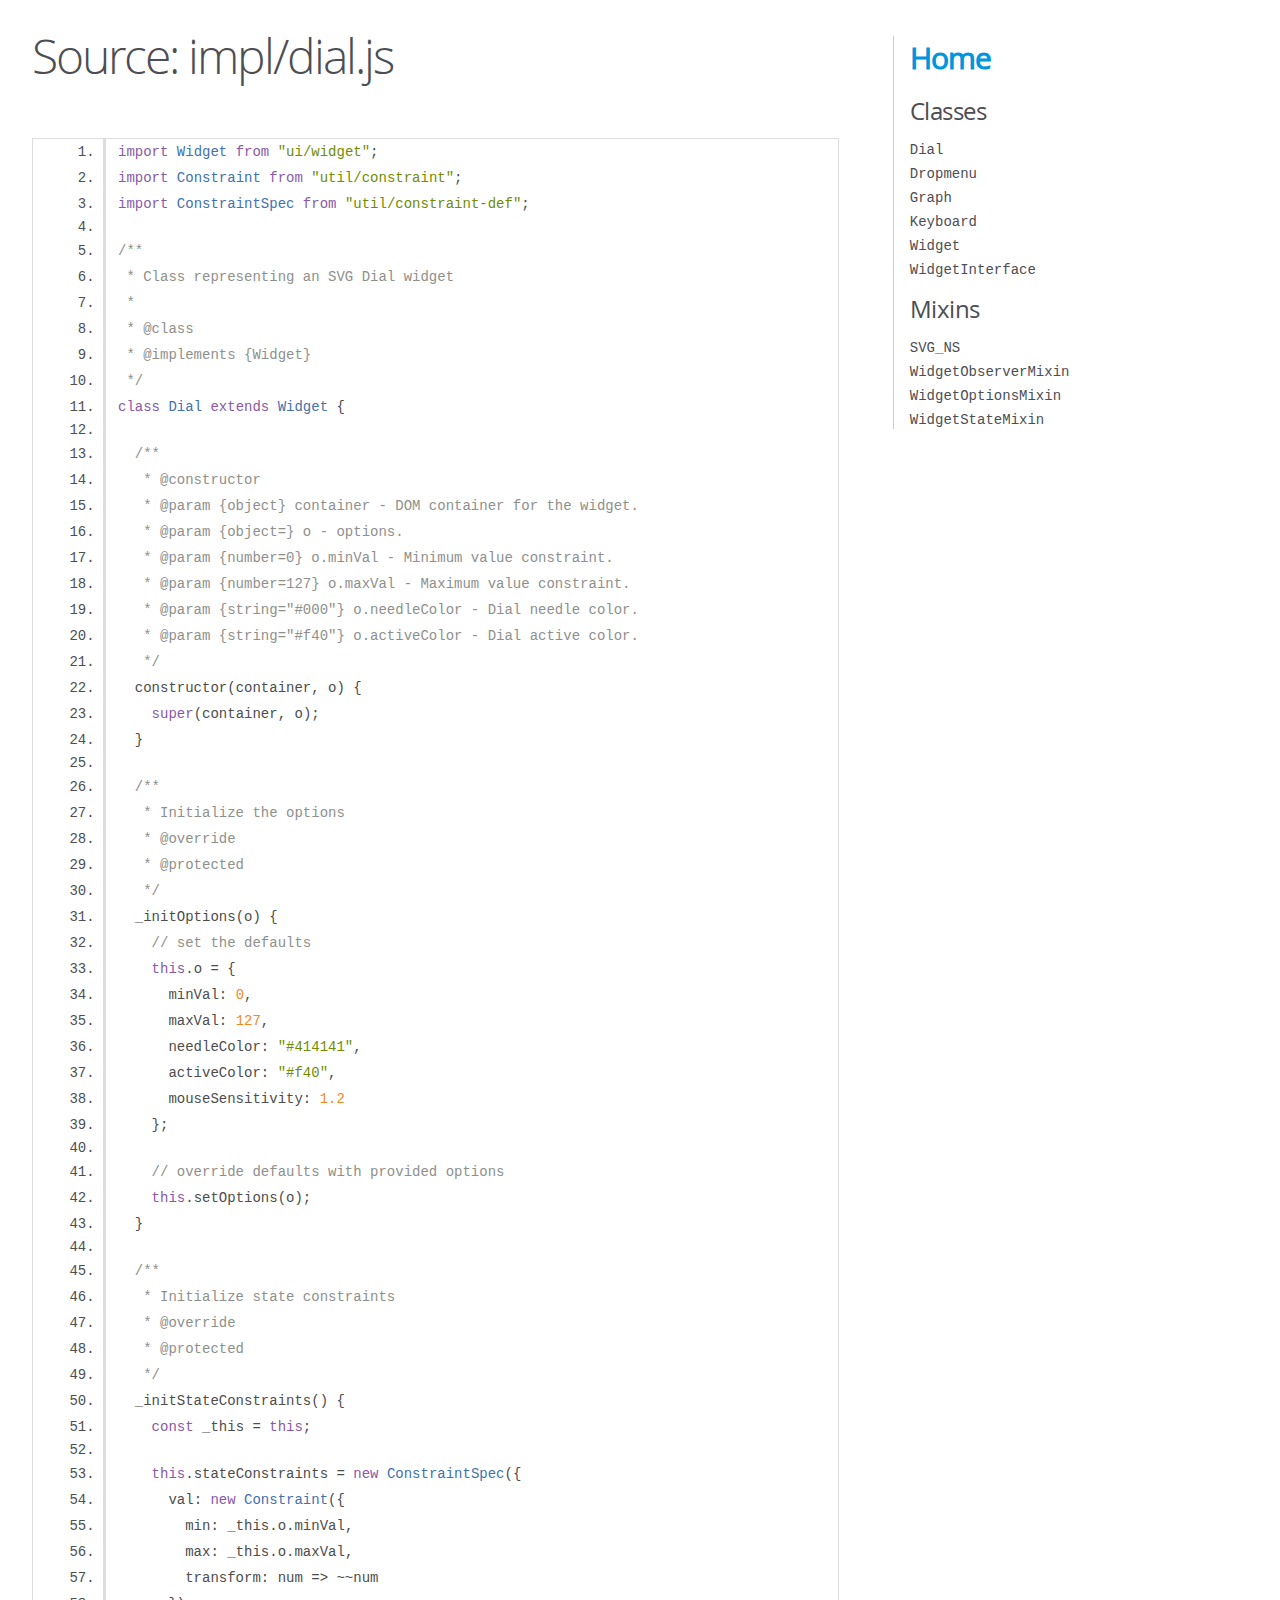
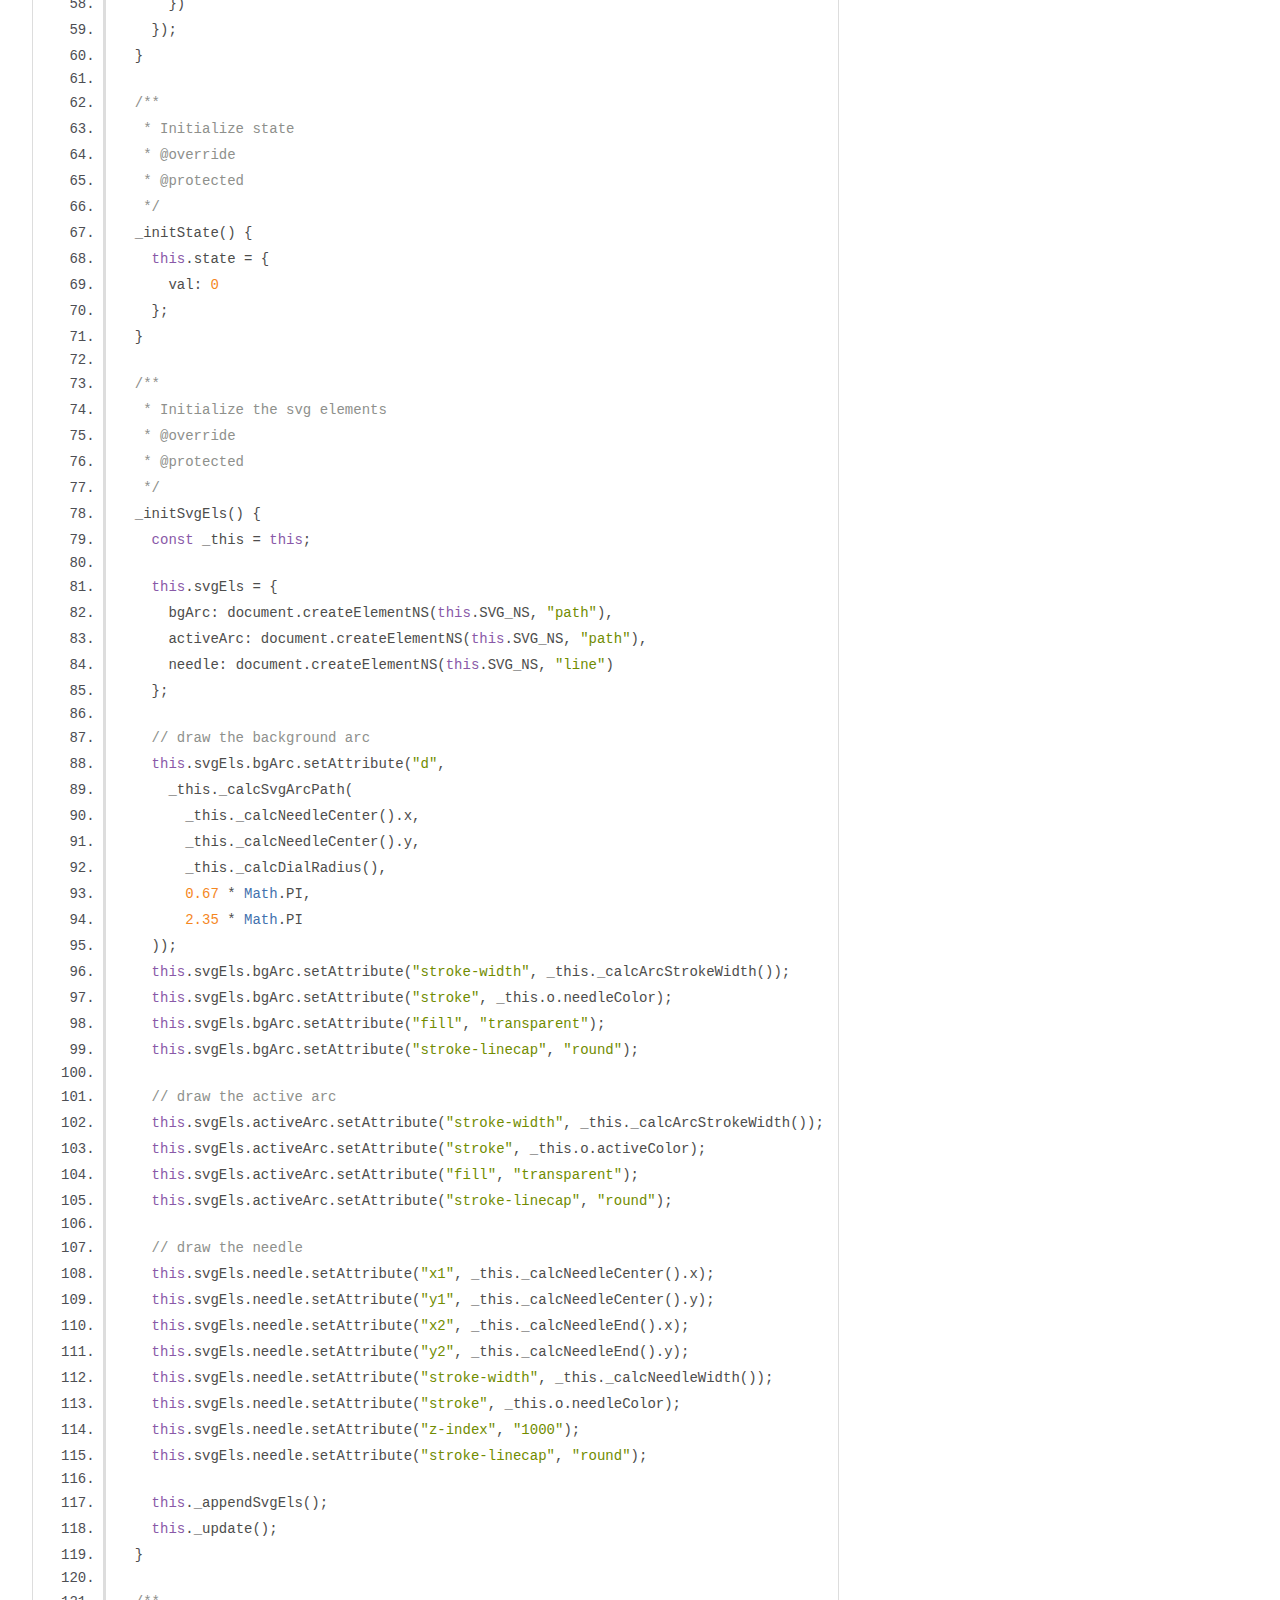
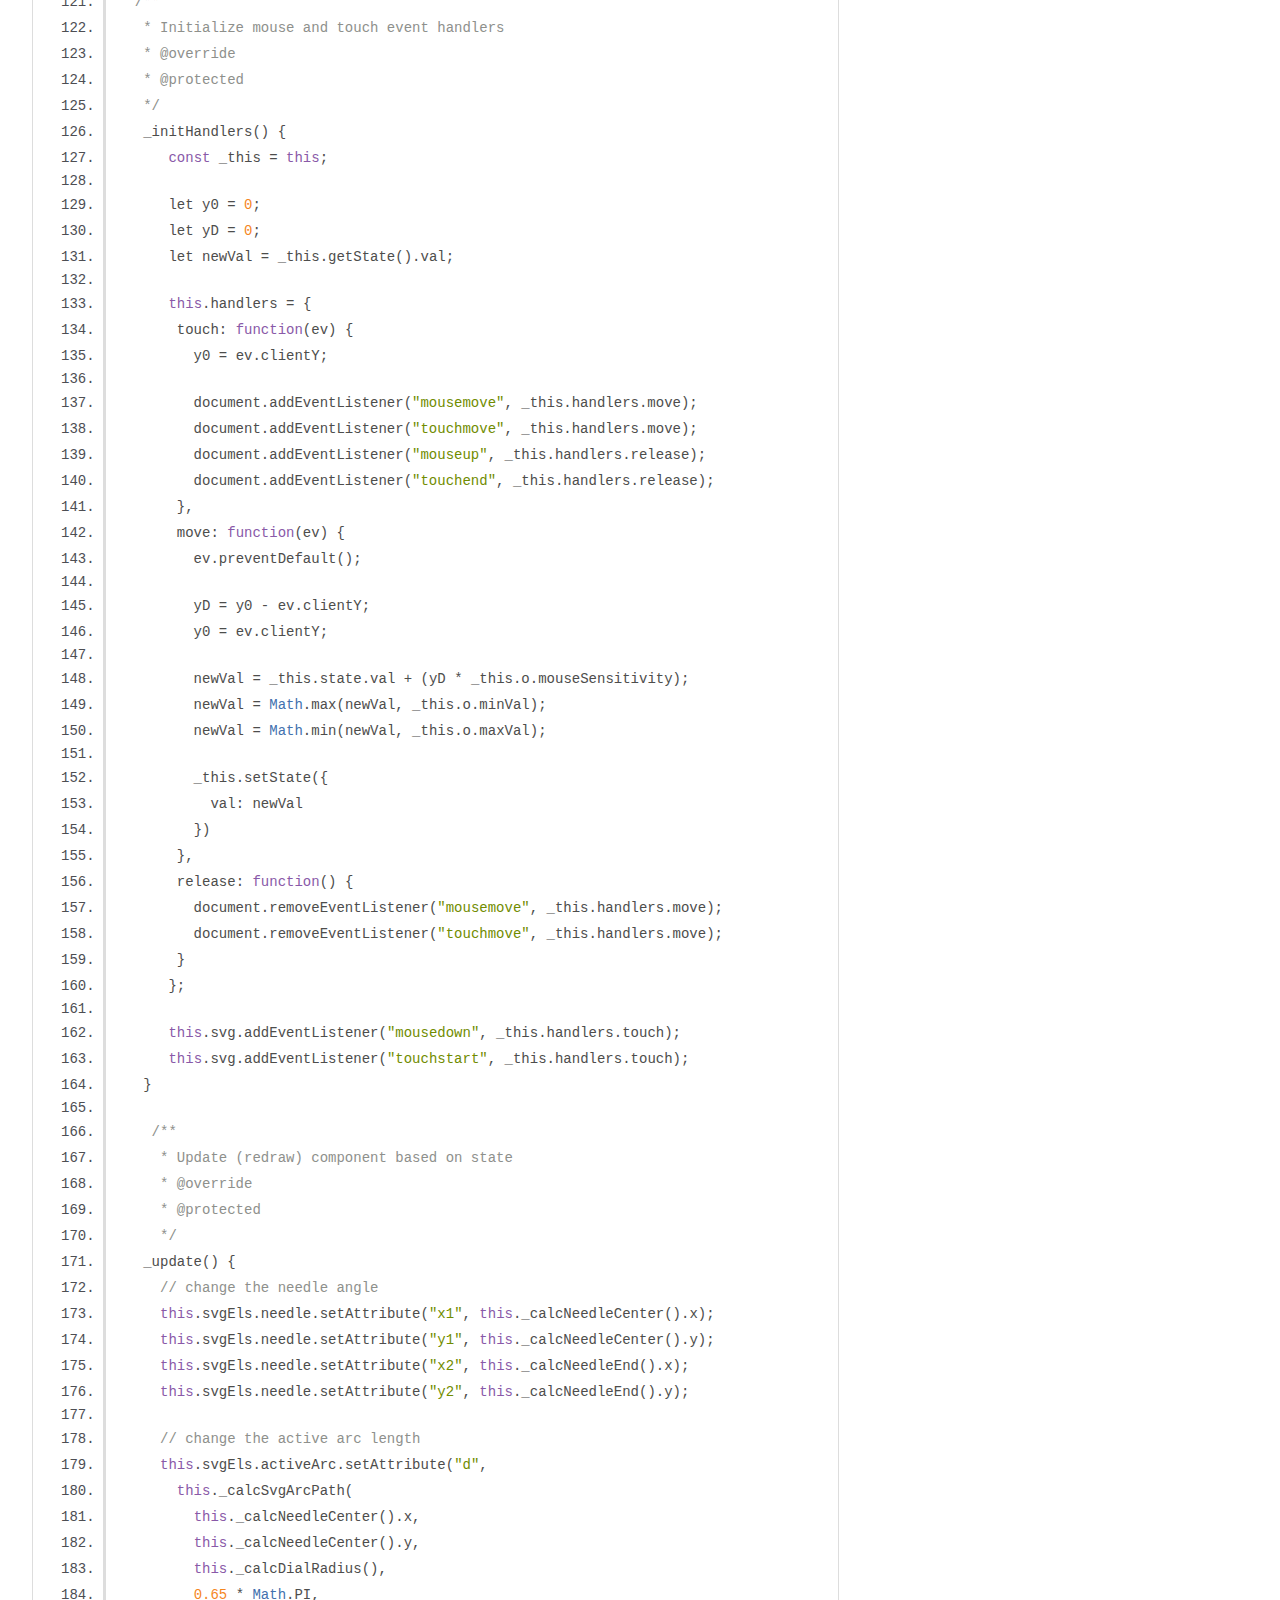
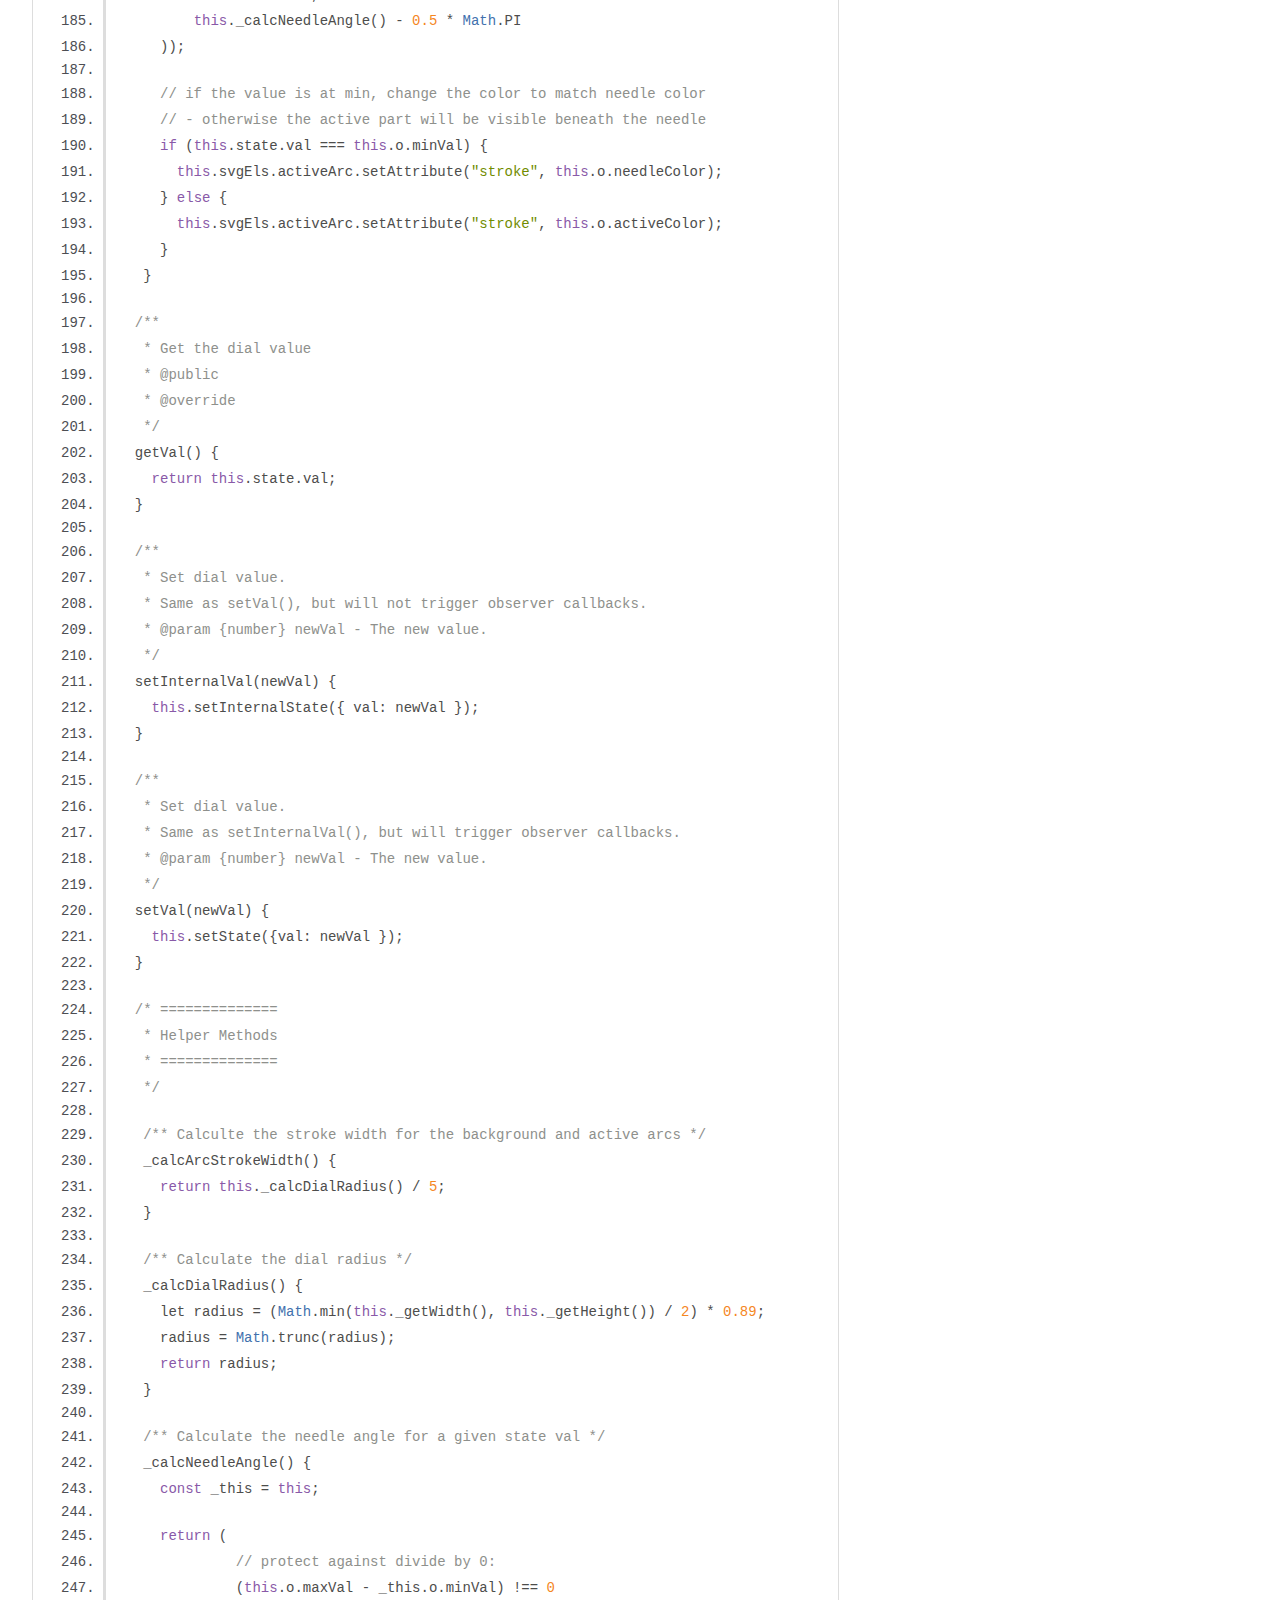
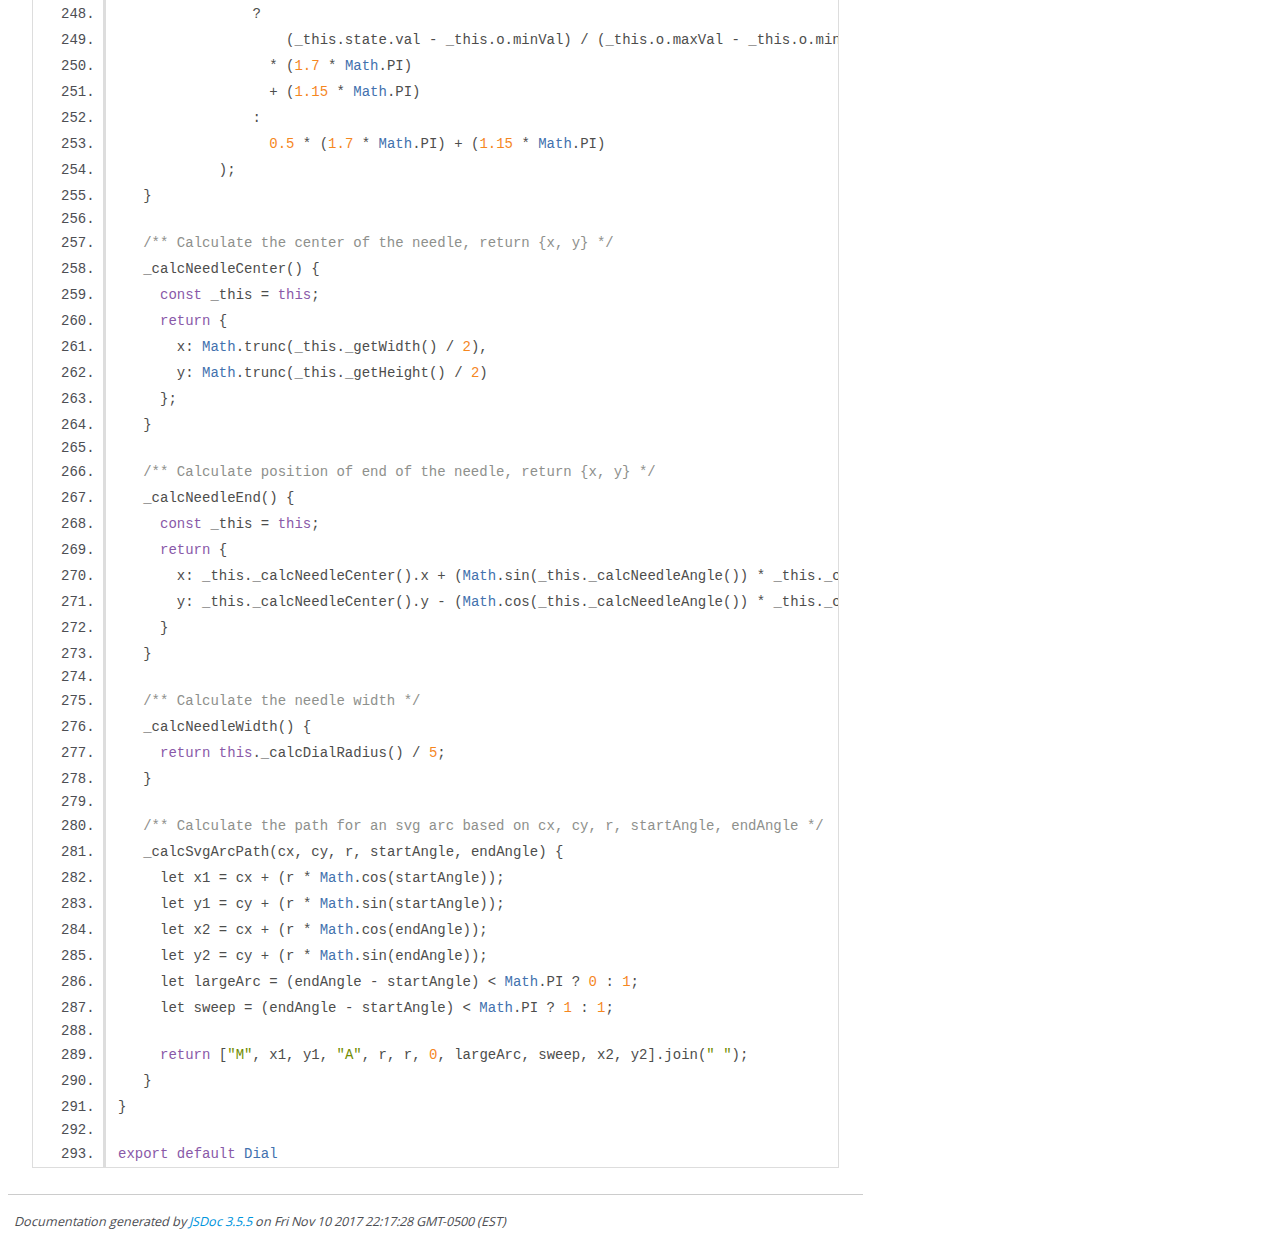
<file: kiteaudio-demo/dev-doc/impl_dial.js.html>
<!DOCTYPE html>
<html lang="en">
<head>
    <meta charset="utf-8">
    <title>JSDoc: Source: impl/dial.js</title>

    <script src="scripts/prettify/prettify.js"> </script>
    <script src="scripts/prettify/lang-css.js"> </script>
    <!--[if lt IE 9]>
      <script src="//html5shiv.googlecode.com/svn/trunk/html5.js"></script>
    <![endif]-->
    <link type="text/css" rel="stylesheet" href="styles/prettify-tomorrow.css">
    <link type="text/css" rel="stylesheet" href="styles/jsdoc-default.css">
</head>

<body>

<div id="main">

    <h1 class="page-title">Source: impl/dial.js</h1>

    



    
    <section>
        <article>
            <pre class="prettyprint source linenums"><code>import Widget from "ui/widget";
import Constraint from "util/constraint";
import ConstraintSpec from "util/constraint-def";

/**
 * Class representing an SVG Dial widget
 *
 * @class
 * @implements {Widget}
 */
class Dial extends Widget {

  /**
   * @constructor
   * @param {object} container - DOM container for the widget.
   * @param {object=} o - options.
   * @param {number=0} o.minVal - Minimum value constraint.
   * @param {number=127} o.maxVal - Maximum value constraint.
   * @param {string="#000"} o.needleColor - Dial needle color.
   * @param {string="#f40"} o.activeColor - Dial active color.
   */
  constructor(container, o) {
    super(container, o);
  }

  /**
   * Initialize the options
   * @override
   * @protected
   */
  _initOptions(o) {
    // set the defaults
    this.o = {
      minVal: 0,
      maxVal: 127,
      needleColor: "#414141",
      activeColor: "#f40",
      mouseSensitivity: 1.2
    };

    // override defaults with provided options
    this.setOptions(o);
  }

  /**
   * Initialize state constraints
   * @override
   * @protected
   */
  _initStateConstraints() {
    const _this = this;

    this.stateConstraints = new ConstraintSpec({
      val: new Constraint({
        min: _this.o.minVal,
        max: _this.o.maxVal,
        transform: num => ~~num
      })
    });
  }

  /**
   * Initialize state
   * @override
   * @protected
   */
  _initState() {
    this.state = {
      val: 0
    };
  }

  /**
   * Initialize the svg elements
   * @override
   * @protected
   */
  _initSvgEls() {
    const _this = this;

    this.svgEls = {
      bgArc: document.createElementNS(this.SVG_NS, "path"),
      activeArc: document.createElementNS(this.SVG_NS, "path"),
      needle: document.createElementNS(this.SVG_NS, "line")
    };

    // draw the background arc
    this.svgEls.bgArc.setAttribute("d",
      _this._calcSvgArcPath(
        _this._calcNeedleCenter().x,
        _this._calcNeedleCenter().y,
        _this._calcDialRadius(),
        0.67 * Math.PI,
        2.35 * Math.PI
    ));
    this.svgEls.bgArc.setAttribute("stroke-width", _this._calcArcStrokeWidth());
    this.svgEls.bgArc.setAttribute("stroke", _this.o.needleColor);
    this.svgEls.bgArc.setAttribute("fill", "transparent");
    this.svgEls.bgArc.setAttribute("stroke-linecap", "round");

    // draw the active arc
    this.svgEls.activeArc.setAttribute("stroke-width", _this._calcArcStrokeWidth());
    this.svgEls.activeArc.setAttribute("stroke", _this.o.activeColor);
    this.svgEls.activeArc.setAttribute("fill", "transparent");
    this.svgEls.activeArc.setAttribute("stroke-linecap", "round");

    // draw the needle
    this.svgEls.needle.setAttribute("x1", _this._calcNeedleCenter().x);
    this.svgEls.needle.setAttribute("y1", _this._calcNeedleCenter().y);
    this.svgEls.needle.setAttribute("x2", _this._calcNeedleEnd().x);
    this.svgEls.needle.setAttribute("y2", _this._calcNeedleEnd().y);
    this.svgEls.needle.setAttribute("stroke-width", _this._calcNeedleWidth());
    this.svgEls.needle.setAttribute("stroke", _this.o.needleColor);
    this.svgEls.needle.setAttribute("z-index", "1000");
    this.svgEls.needle.setAttribute("stroke-linecap", "round");

    this._appendSvgEls();
    this._update();
  }

  /**
   * Initialize mouse and touch event handlers
   * @override
   * @protected
   */
   _initHandlers() {
      const _this = this;

      let y0 = 0;
      let yD = 0;
      let newVal = _this.getState().val;

      this.handlers = {
       touch: function(ev) {
         y0 = ev.clientY;

         document.addEventListener("mousemove", _this.handlers.move);
         document.addEventListener("touchmove", _this.handlers.move);
         document.addEventListener("mouseup", _this.handlers.release);
         document.addEventListener("touchend", _this.handlers.release);
       },
       move: function(ev) {
         ev.preventDefault();

         yD = y0 - ev.clientY;
         y0 = ev.clientY;

         newVal = _this.state.val + (yD * _this.o.mouseSensitivity);
         newVal = Math.max(newVal, _this.o.minVal);
         newVal = Math.min(newVal, _this.o.maxVal);

         _this.setState({
           val: newVal
         })
       },
       release: function() {
         document.removeEventListener("mousemove", _this.handlers.move);
         document.removeEventListener("touchmove", _this.handlers.move);
       }
      };

      this.svg.addEventListener("mousedown", _this.handlers.touch);
      this.svg.addEventListener("touchstart", _this.handlers.touch);
   }

    /**
     * Update (redraw) component based on state
     * @override
     * @protected
     */
   _update() {
     // change the needle angle
     this.svgEls.needle.setAttribute("x1", this._calcNeedleCenter().x);
     this.svgEls.needle.setAttribute("y1", this._calcNeedleCenter().y);
     this.svgEls.needle.setAttribute("x2", this._calcNeedleEnd().x);
     this.svgEls.needle.setAttribute("y2", this._calcNeedleEnd().y);

     // change the active arc length
     this.svgEls.activeArc.setAttribute("d",
       this._calcSvgArcPath(
         this._calcNeedleCenter().x,
         this._calcNeedleCenter().y,
         this._calcDialRadius(),
         0.65 * Math.PI,
         this._calcNeedleAngle() - 0.5 * Math.PI
     ));

     // if the value is at min, change the color to match needle color
     // - otherwise the active part will be visible beneath the needle
     if (this.state.val === this.o.minVal) {
       this.svgEls.activeArc.setAttribute("stroke", this.o.needleColor);
     } else {
       this.svgEls.activeArc.setAttribute("stroke", this.o.activeColor);
     }
   }

  /**
   * Get the dial value
   * @public
   * @override
   */
  getVal() {
    return this.state.val;
  }

  /**
   * Set dial value.
   * Same as setVal(), but will not trigger observer callbacks.
   * @param {number} newVal - The new value.
   */
  setInternalVal(newVal) {
    this.setInternalState({ val: newVal });
  }

  /**
   * Set dial value.
   * Same as setInternalVal(), but will trigger observer callbacks.
   * @param {number} newVal - The new value.
   */
  setVal(newVal) {
    this.setState({val: newVal });
  }

  /* ==============
   * Helper Methods
   * ==============
   */

   /** Calculte the stroke width for the background and active arcs */
   _calcArcStrokeWidth() {
     return this._calcDialRadius() / 5;
   }

   /** Calculate the dial radius */
   _calcDialRadius() {
     let radius = (Math.min(this._getWidth(), this._getHeight()) / 2) * 0.89;
     radius = Math.trunc(radius);
     return radius;
   }

   /** Calculate the needle angle for a given state val */
   _calcNeedleAngle() {
     const _this = this;

     return (
              // protect against divide by 0:
              (this.o.maxVal - _this.o.minVal) !== 0
                ?
                    (_this.state.val - _this.o.minVal) / (_this.o.maxVal - _this.o.minVal)
                  * (1.7 * Math.PI)
                  + (1.15 * Math.PI)
                :
                  0.5 * (1.7 * Math.PI) + (1.15 * Math.PI)
            );
   }

   /** Calculate the center of the needle, return {x, y} */
   _calcNeedleCenter() {
     const _this = this;
     return {
       x: Math.trunc(_this._getWidth() / 2),
       y: Math.trunc(_this._getHeight() / 2)
     };
   }

   /** Calculate position of end of the needle, return {x, y} */
   _calcNeedleEnd() {
     const _this = this;
     return {
       x: _this._calcNeedleCenter().x + (Math.sin(_this._calcNeedleAngle()) * _this._calcDialRadius()),
       y: _this._calcNeedleCenter().y - (Math.cos(_this._calcNeedleAngle()) * _this._calcDialRadius())
     }
   }

   /** Calculate the needle width */
   _calcNeedleWidth() {
     return this._calcDialRadius() / 5;
   }

   /** Calculate the path for an svg arc based on cx, cy, r, startAngle, endAngle */
   _calcSvgArcPath(cx, cy, r, startAngle, endAngle) {
     let x1 = cx + (r * Math.cos(startAngle));
     let y1 = cy + (r * Math.sin(startAngle));
     let x2 = cx + (r * Math.cos(endAngle));
     let y2 = cy + (r * Math.sin(endAngle));
     let largeArc = (endAngle - startAngle) &lt; Math.PI ? 0 : 1;
     let sweep = (endAngle - startAngle) &lt; Math.PI ? 1 : 1;

     return ["M", x1, y1, "A", r, r, 0, largeArc, sweep, x2, y2].join(" ");
   }
}

export default Dial
</code></pre>
        </article>
    </section>




</div>

<nav>
    <h2><a href="index.html">Home</a></h2><h3>Classes</h3><ul><li><a href="Dial.html">Dial</a></li><li><a href="Dropmenu.html">Dropmenu</a></li><li><a href="Graph.html">Graph</a></li><li><a href="Keyboard.html">Keyboard</a></li><li><a href="Widget.html">Widget</a></li><li><a href="WidgetInterface.html">WidgetInterface</a></li></ul><h3>Mixins</h3><ul><li><a href="SVG_NS.html">SVG_NS</a></li><li><a href="WidgetObserverMixin.html">WidgetObserverMixin</a></li><li><a href="WidgetOptionsMixin.html">WidgetOptionsMixin</a></li><li><a href="WidgetStateMixin.html">WidgetStateMixin</a></li></ul>
</nav>

<br class="clear">

<footer>
    Documentation generated by <a href="https://github.com/jsdoc3/jsdoc">JSDoc 3.5.5</a> on Fri Nov 10 2017 22:17:28 GMT-0500 (EST)
</footer>

<script> prettyPrint(); </script>
<script src="scripts/linenumber.js"> </script>
</body>
</html>
</file>
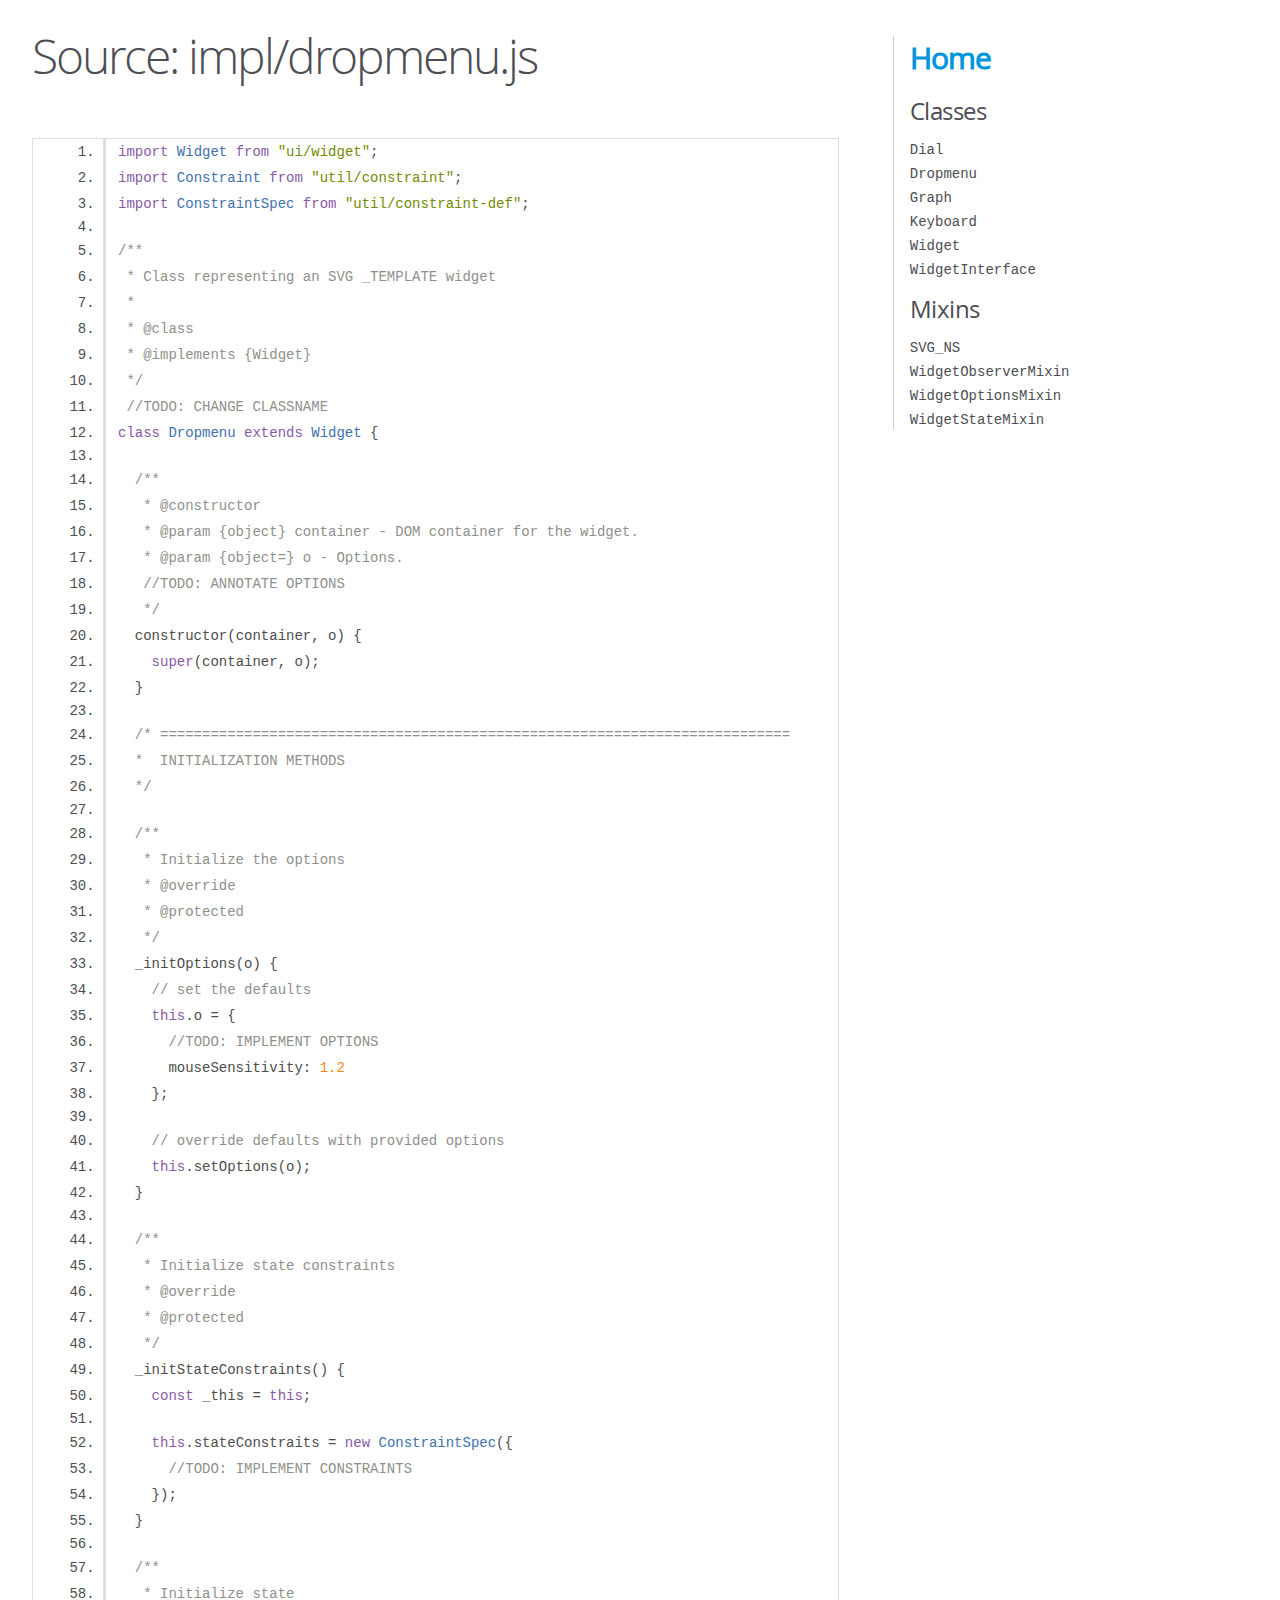
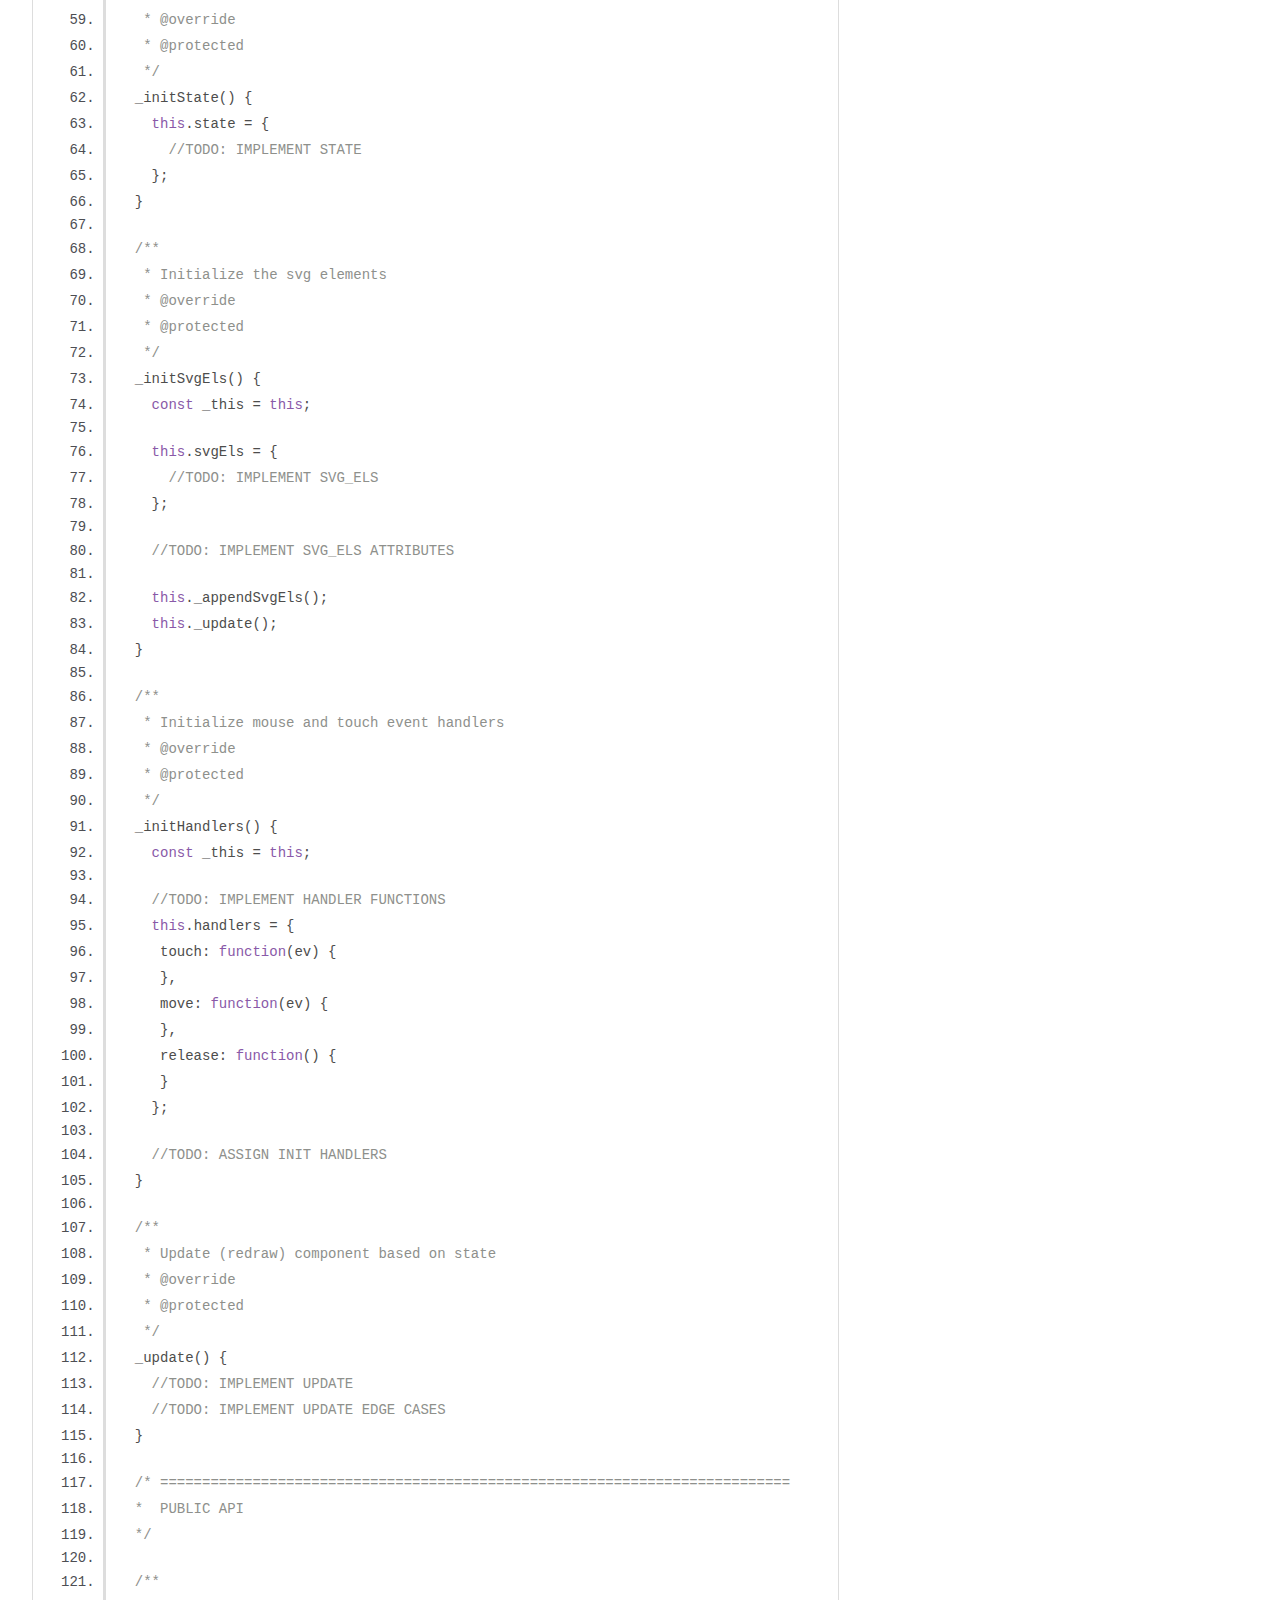
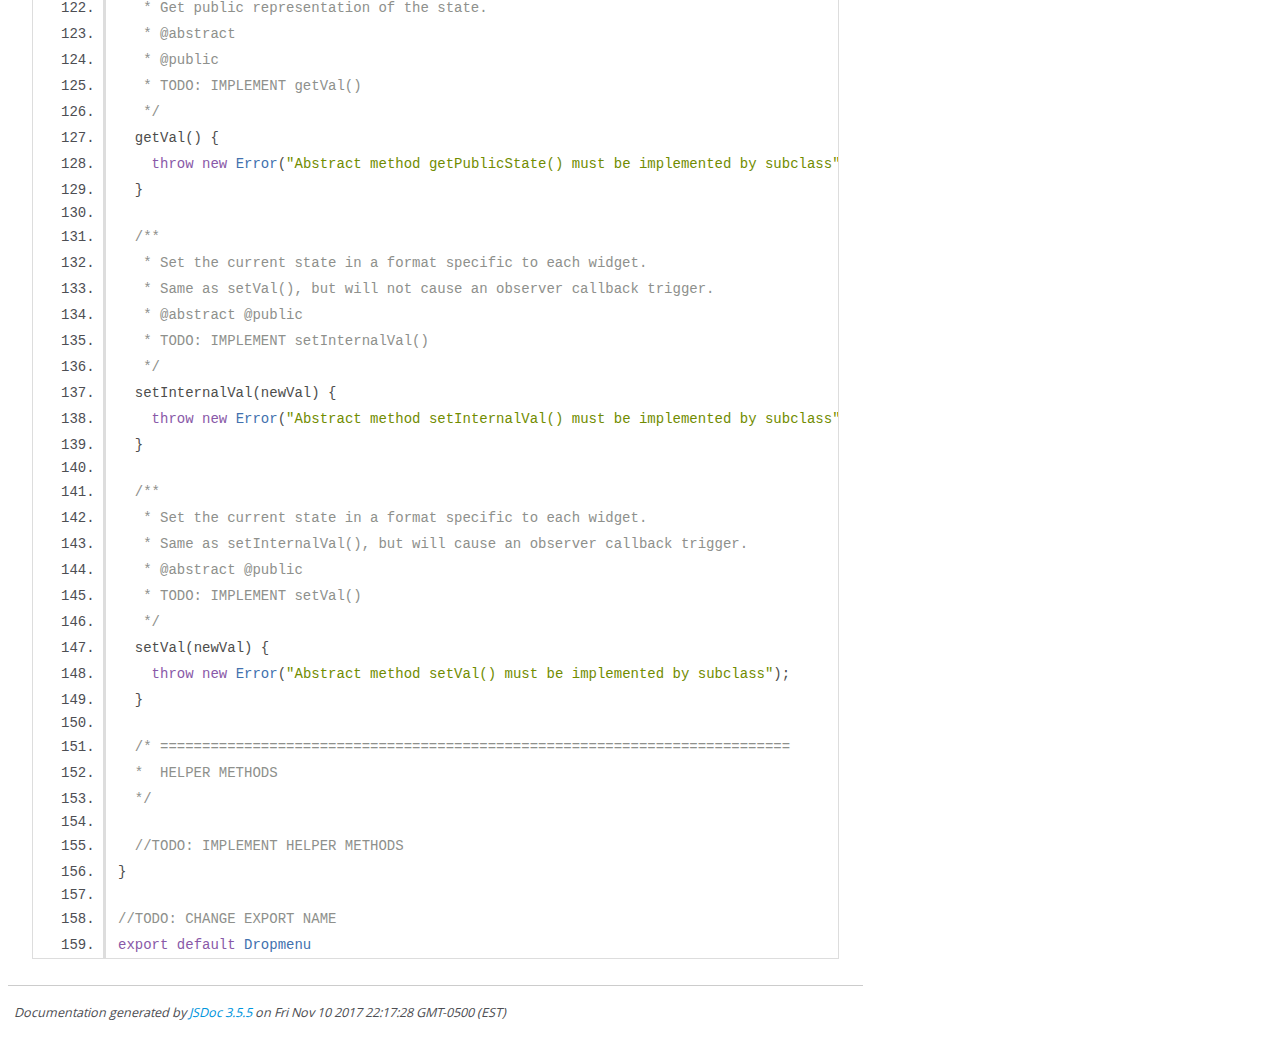
<file: kiteaudio-demo/dev-doc/impl_dropmenu.js.html>
<!DOCTYPE html>
<html lang="en">
<head>
    <meta charset="utf-8">
    <title>JSDoc: Source: impl/dropmenu.js</title>

    <script src="scripts/prettify/prettify.js"> </script>
    <script src="scripts/prettify/lang-css.js"> </script>
    <!--[if lt IE 9]>
      <script src="//html5shiv.googlecode.com/svn/trunk/html5.js"></script>
    <![endif]-->
    <link type="text/css" rel="stylesheet" href="styles/prettify-tomorrow.css">
    <link type="text/css" rel="stylesheet" href="styles/jsdoc-default.css">
</head>

<body>

<div id="main">

    <h1 class="page-title">Source: impl/dropmenu.js</h1>

    



    
    <section>
        <article>
            <pre class="prettyprint source linenums"><code>import Widget from "ui/widget";
import Constraint from "util/constraint";
import ConstraintSpec from "util/constraint-def";

/**
 * Class representing an SVG _TEMPLATE widget
 *
 * @class
 * @implements {Widget}
 */
 //TODO: CHANGE CLASSNAME
class Dropmenu extends Widget {

  /**
   * @constructor
   * @param {object} container - DOM container for the widget.
   * @param {object=} o - Options.
   //TODO: ANNOTATE OPTIONS
   */
  constructor(container, o) {
    super(container, o);
  }

  /* ===========================================================================
  *  INITIALIZATION METHODS
  */

  /**
   * Initialize the options
   * @override
   * @protected
   */
  _initOptions(o) {
    // set the defaults
    this.o = {
      //TODO: IMPLEMENT OPTIONS
      mouseSensitivity: 1.2
    };

    // override defaults with provided options
    this.setOptions(o);
  }

  /**
   * Initialize state constraints
   * @override
   * @protected
   */
  _initStateConstraints() {
    const _this = this;

    this.stateConstraits = new ConstraintSpec({
      //TODO: IMPLEMENT CONSTRAINTS
    });
  }

  /**
   * Initialize state
   * @override
   * @protected
   */
  _initState() {
    this.state = {
      //TODO: IMPLEMENT STATE
    };
  }

  /**
   * Initialize the svg elements
   * @override
   * @protected
   */
  _initSvgEls() {
    const _this = this;

    this.svgEls = {
      //TODO: IMPLEMENT SVG_ELS
    };

    //TODO: IMPLEMENT SVG_ELS ATTRIBUTES

    this._appendSvgEls();
    this._update();
  }

  /**
   * Initialize mouse and touch event handlers
   * @override
   * @protected
   */
  _initHandlers() {
    const _this = this;

    //TODO: IMPLEMENT HANDLER FUNCTIONS
    this.handlers = {
     touch: function(ev) {
     },
     move: function(ev) {
     },
     release: function() {
     }
    };

    //TODO: ASSIGN INIT HANDLERS
  }

  /**
   * Update (redraw) component based on state
   * @override
   * @protected
   */
  _update() {
    //TODO: IMPLEMENT UPDATE
    //TODO: IMPLEMENT UPDATE EDGE CASES
  }

  /* ===========================================================================
  *  PUBLIC API
  */

  /**
   * Get public representation of the state.
   * @abstract
   * @public
   * TODO: IMPLEMENT getVal()
   */
  getVal() {
    throw new Error("Abstract method getPublicState() must be implemented by subclass");
  }

  /**
   * Set the current state in a format specific to each widget.
   * Same as setVal(), but will not cause an observer callback trigger.
   * @abstract @public
   * TODO: IMPLEMENT setInternalVal()
   */
  setInternalVal(newVal) {
    throw new Error("Abstract method setInternalVal() must be implemented by subclass");
  }

  /**
   * Set the current state in a format specific to each widget.
   * Same as setInternalVal(), but will cause an observer callback trigger.
   * @abstract @public
   * TODO: IMPLEMENT setVal()
   */
  setVal(newVal) {
    throw new Error("Abstract method setVal() must be implemented by subclass");
  }

  /* ===========================================================================
  *  HELPER METHODS
  */

  //TODO: IMPLEMENT HELPER METHODS
}

//TODO: CHANGE EXPORT NAME
export default Dropmenu
</code></pre>
        </article>
    </section>




</div>

<nav>
    <h2><a href="index.html">Home</a></h2><h3>Classes</h3><ul><li><a href="Dial.html">Dial</a></li><li><a href="Dropmenu.html">Dropmenu</a></li><li><a href="Graph.html">Graph</a></li><li><a href="Keyboard.html">Keyboard</a></li><li><a href="Widget.html">Widget</a></li><li><a href="WidgetInterface.html">WidgetInterface</a></li></ul><h3>Mixins</h3><ul><li><a href="SVG_NS.html">SVG_NS</a></li><li><a href="WidgetObserverMixin.html">WidgetObserverMixin</a></li><li><a href="WidgetOptionsMixin.html">WidgetOptionsMixin</a></li><li><a href="WidgetStateMixin.html">WidgetStateMixin</a></li></ul>
</nav>

<br class="clear">

<footer>
    Documentation generated by <a href="https://github.com/jsdoc3/jsdoc">JSDoc 3.5.5</a> on Fri Nov 10 2017 22:17:28 GMT-0500 (EST)
</footer>

<script> prettyPrint(); </script>
<script src="scripts/linenumber.js"> </script>
</body>
</html>
</file>
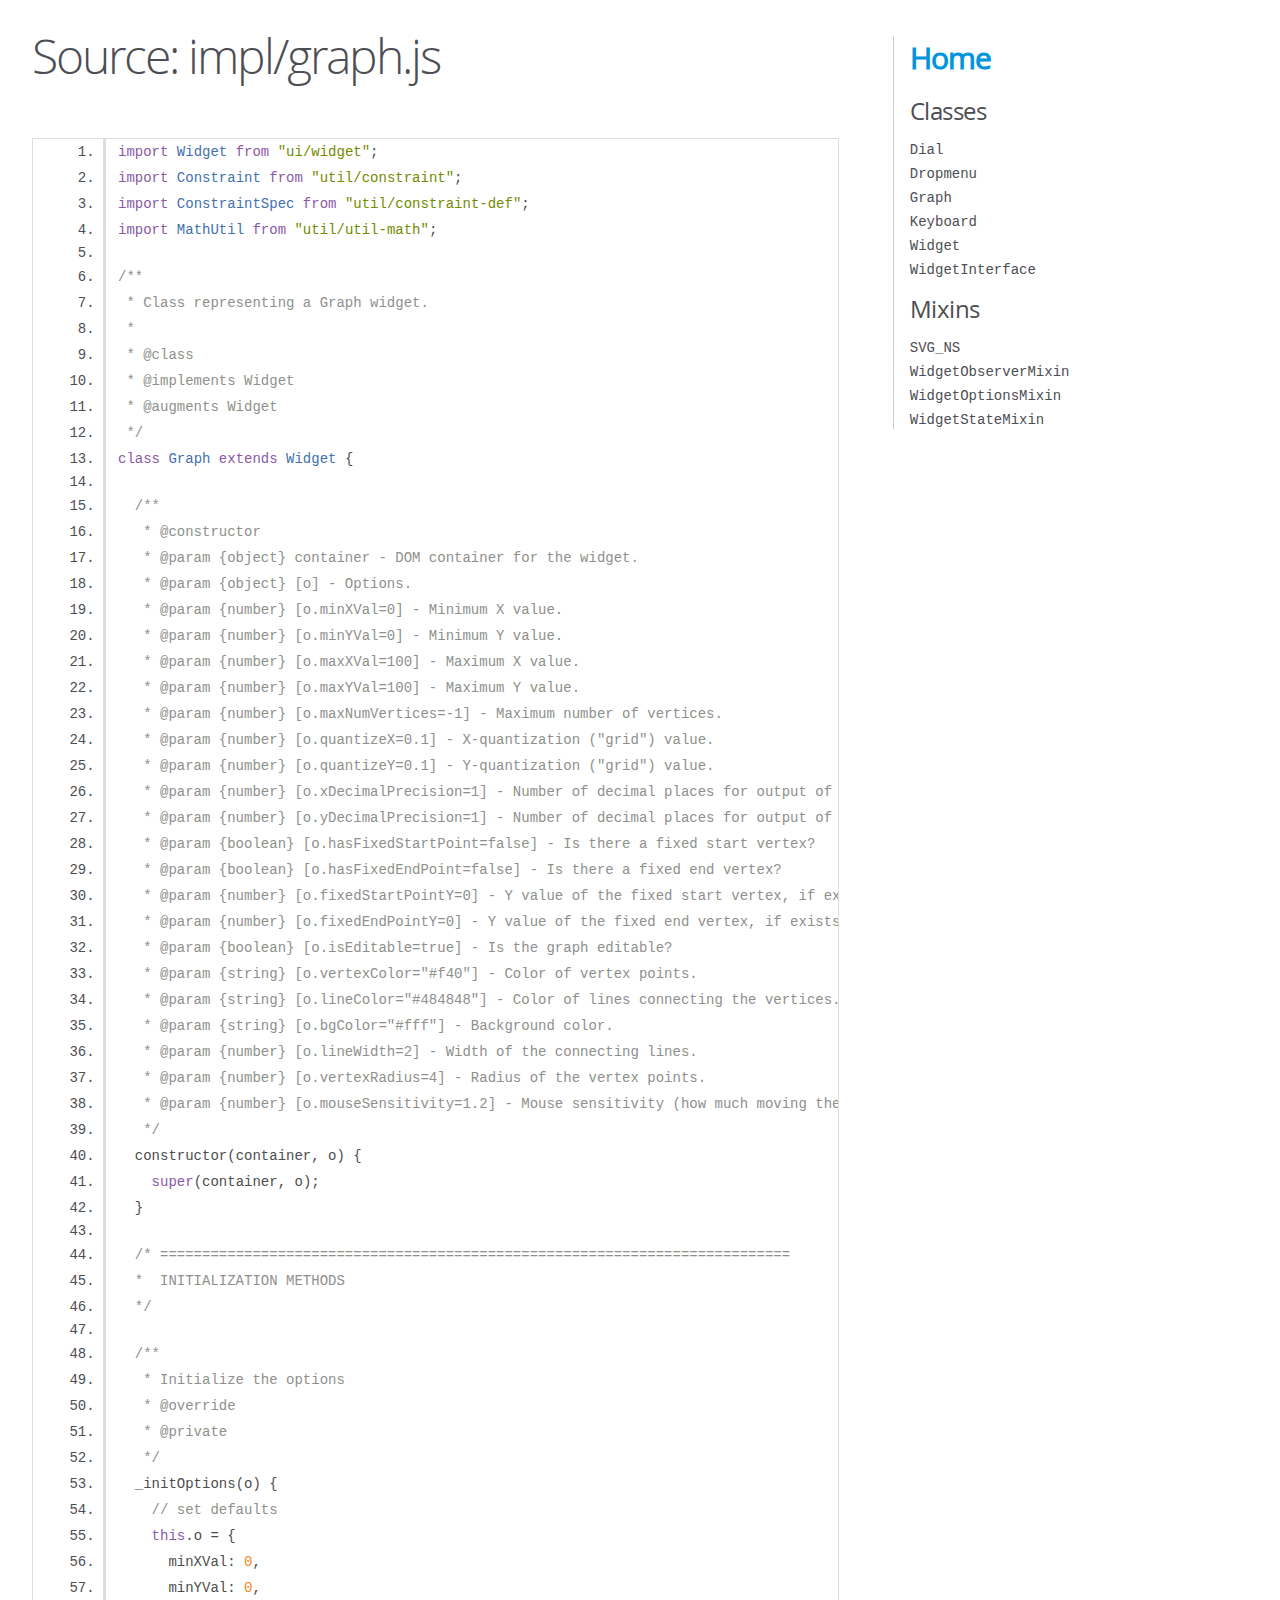
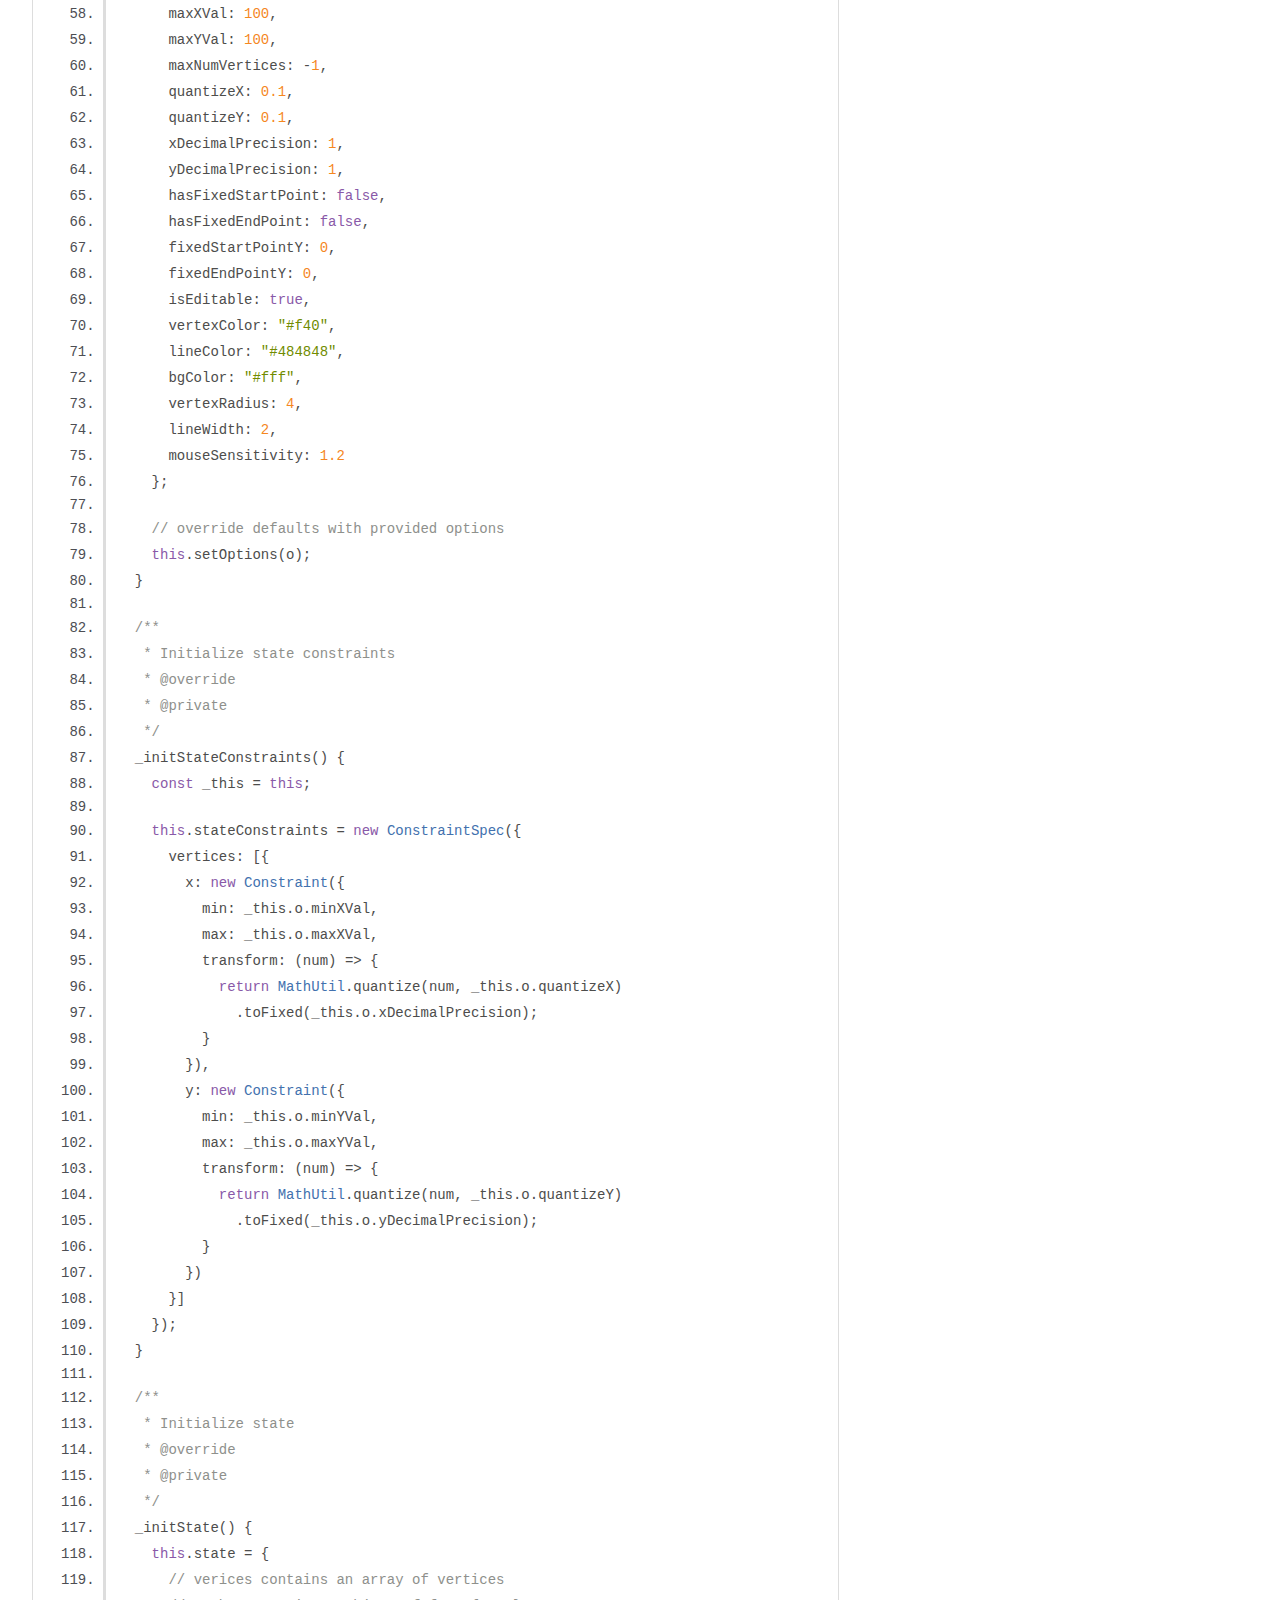
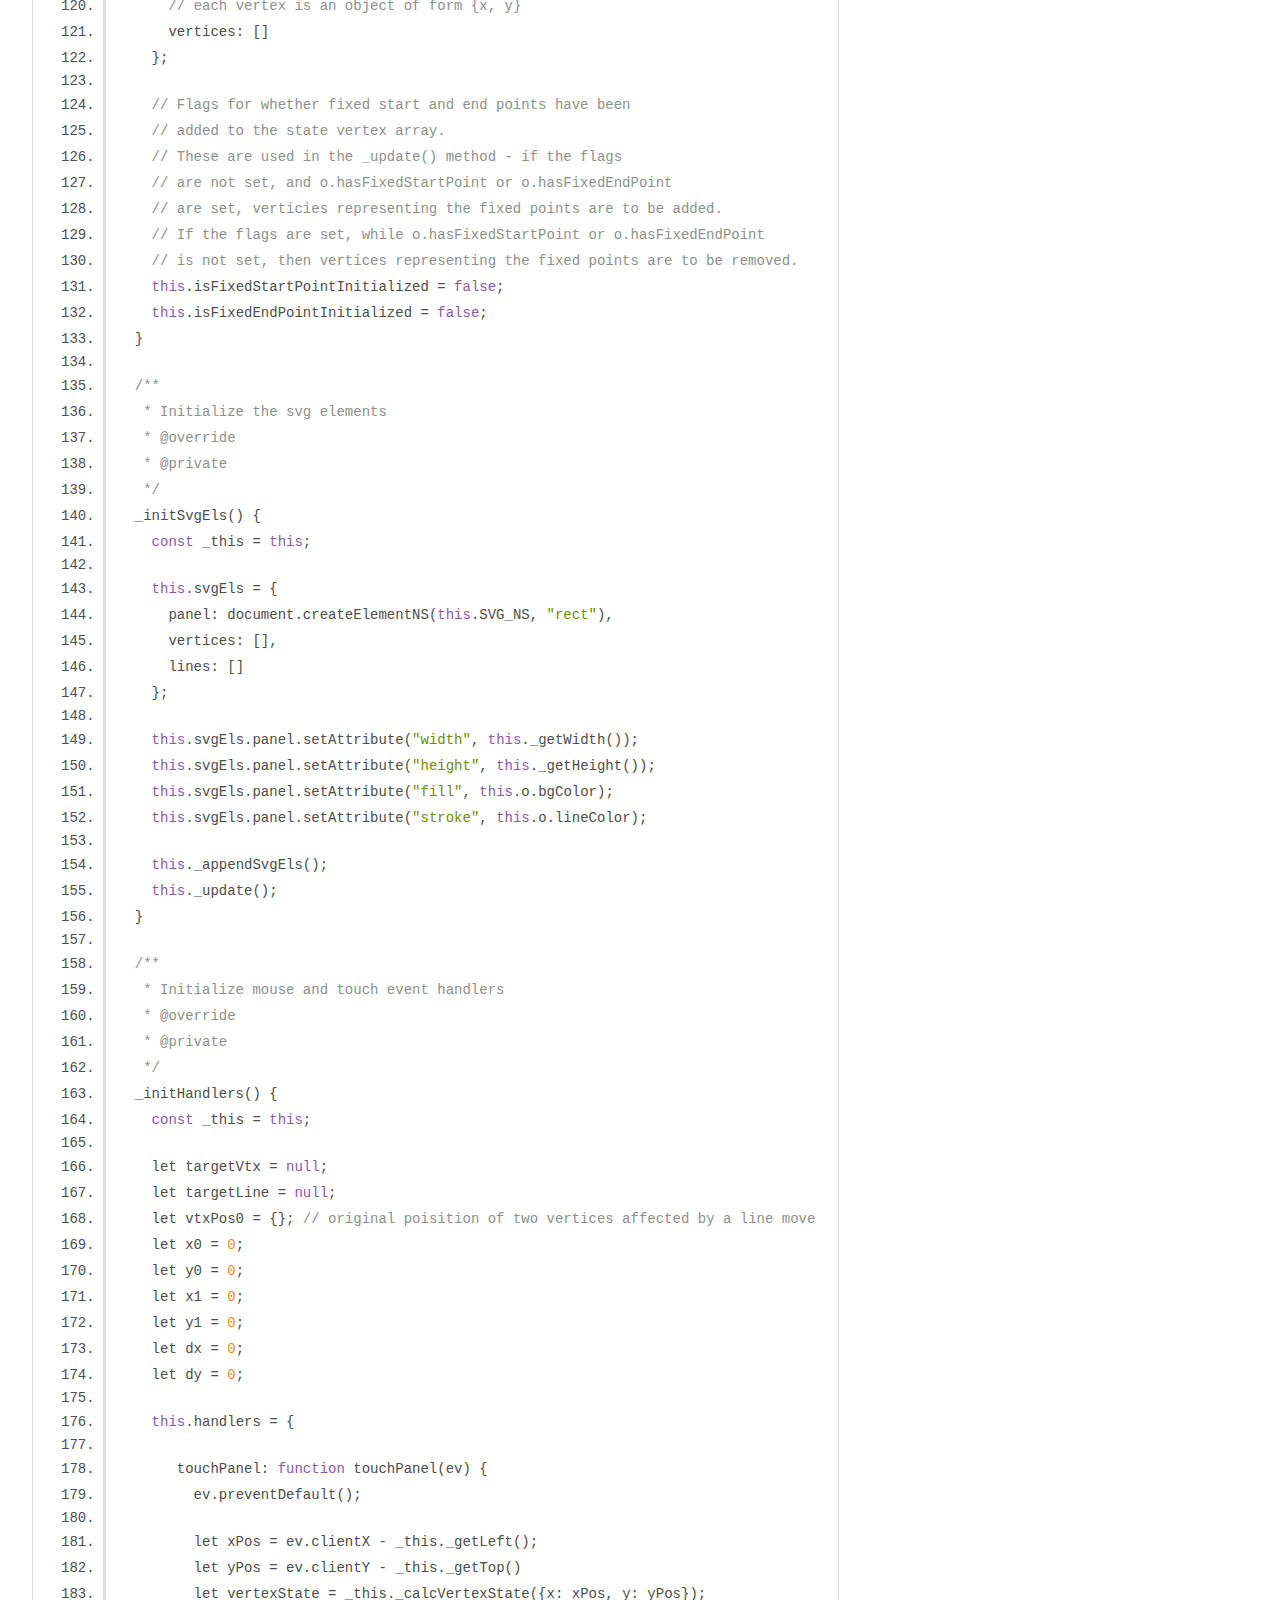
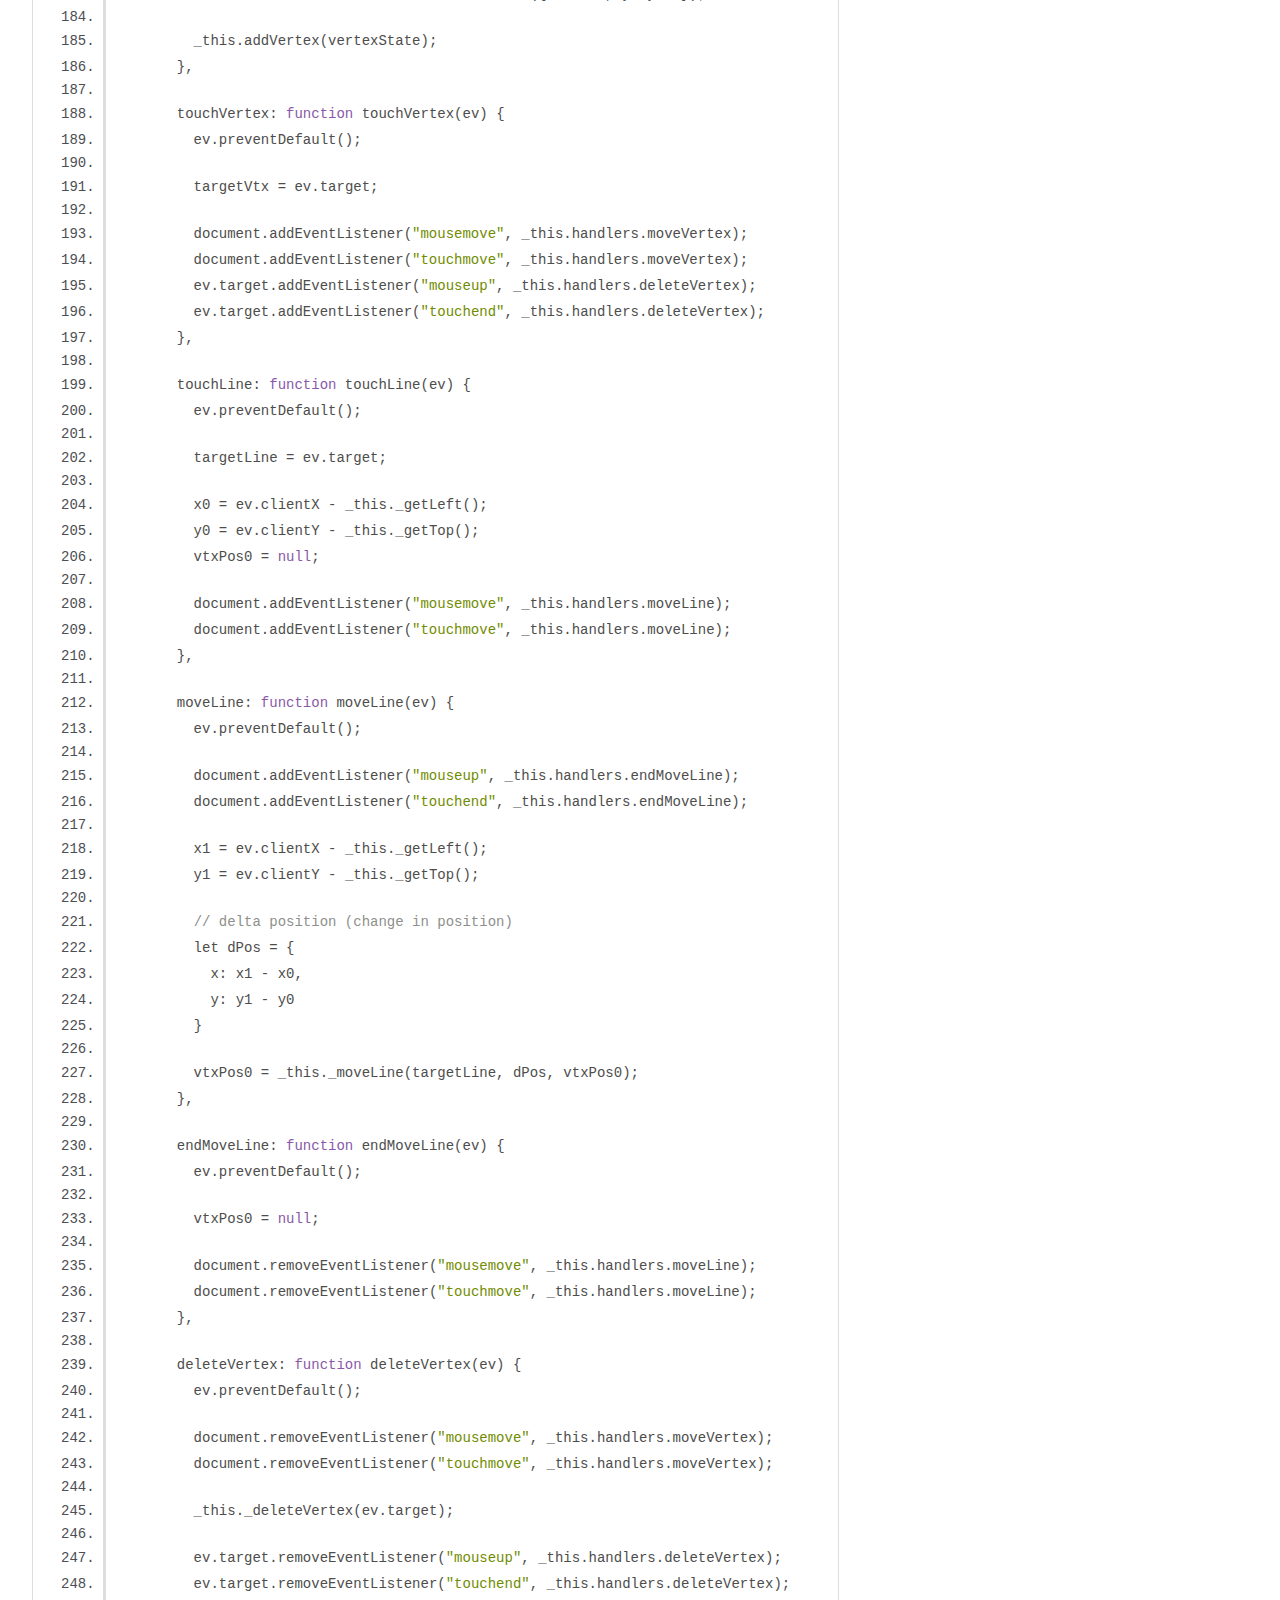
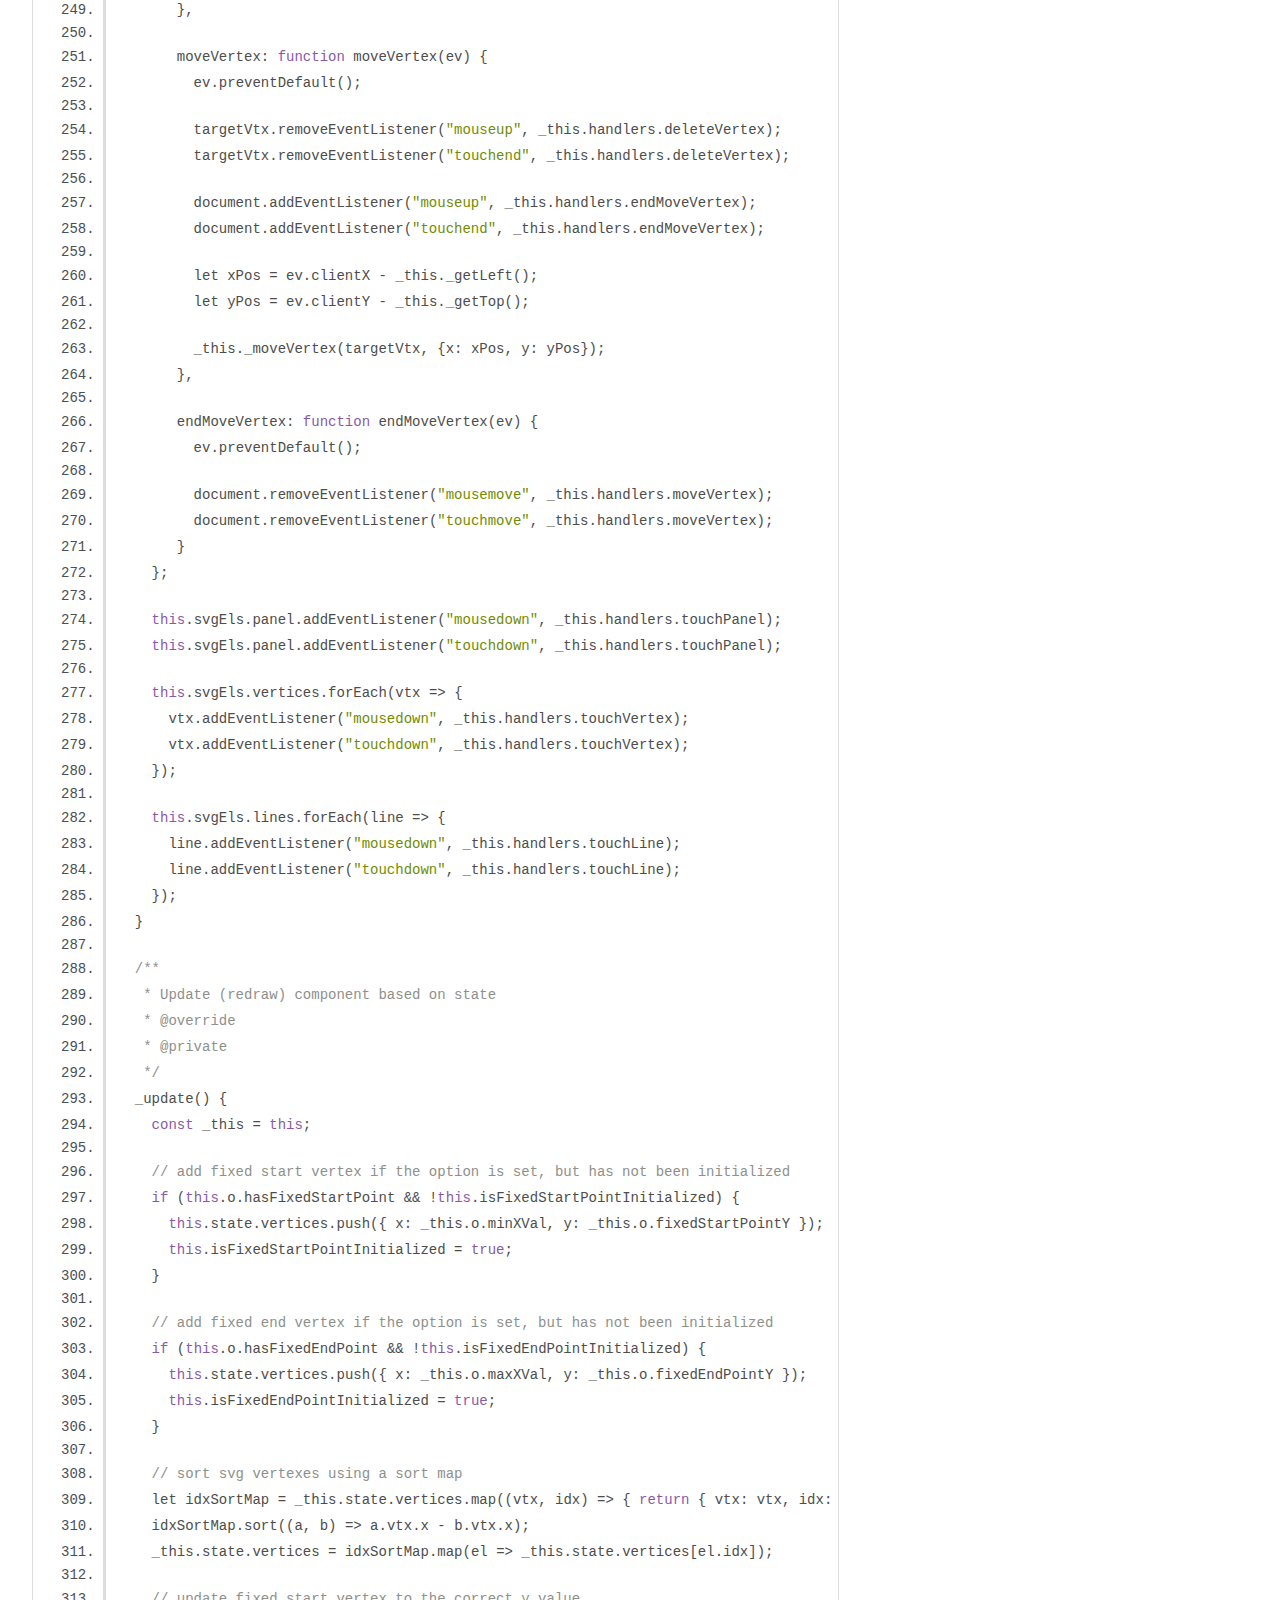
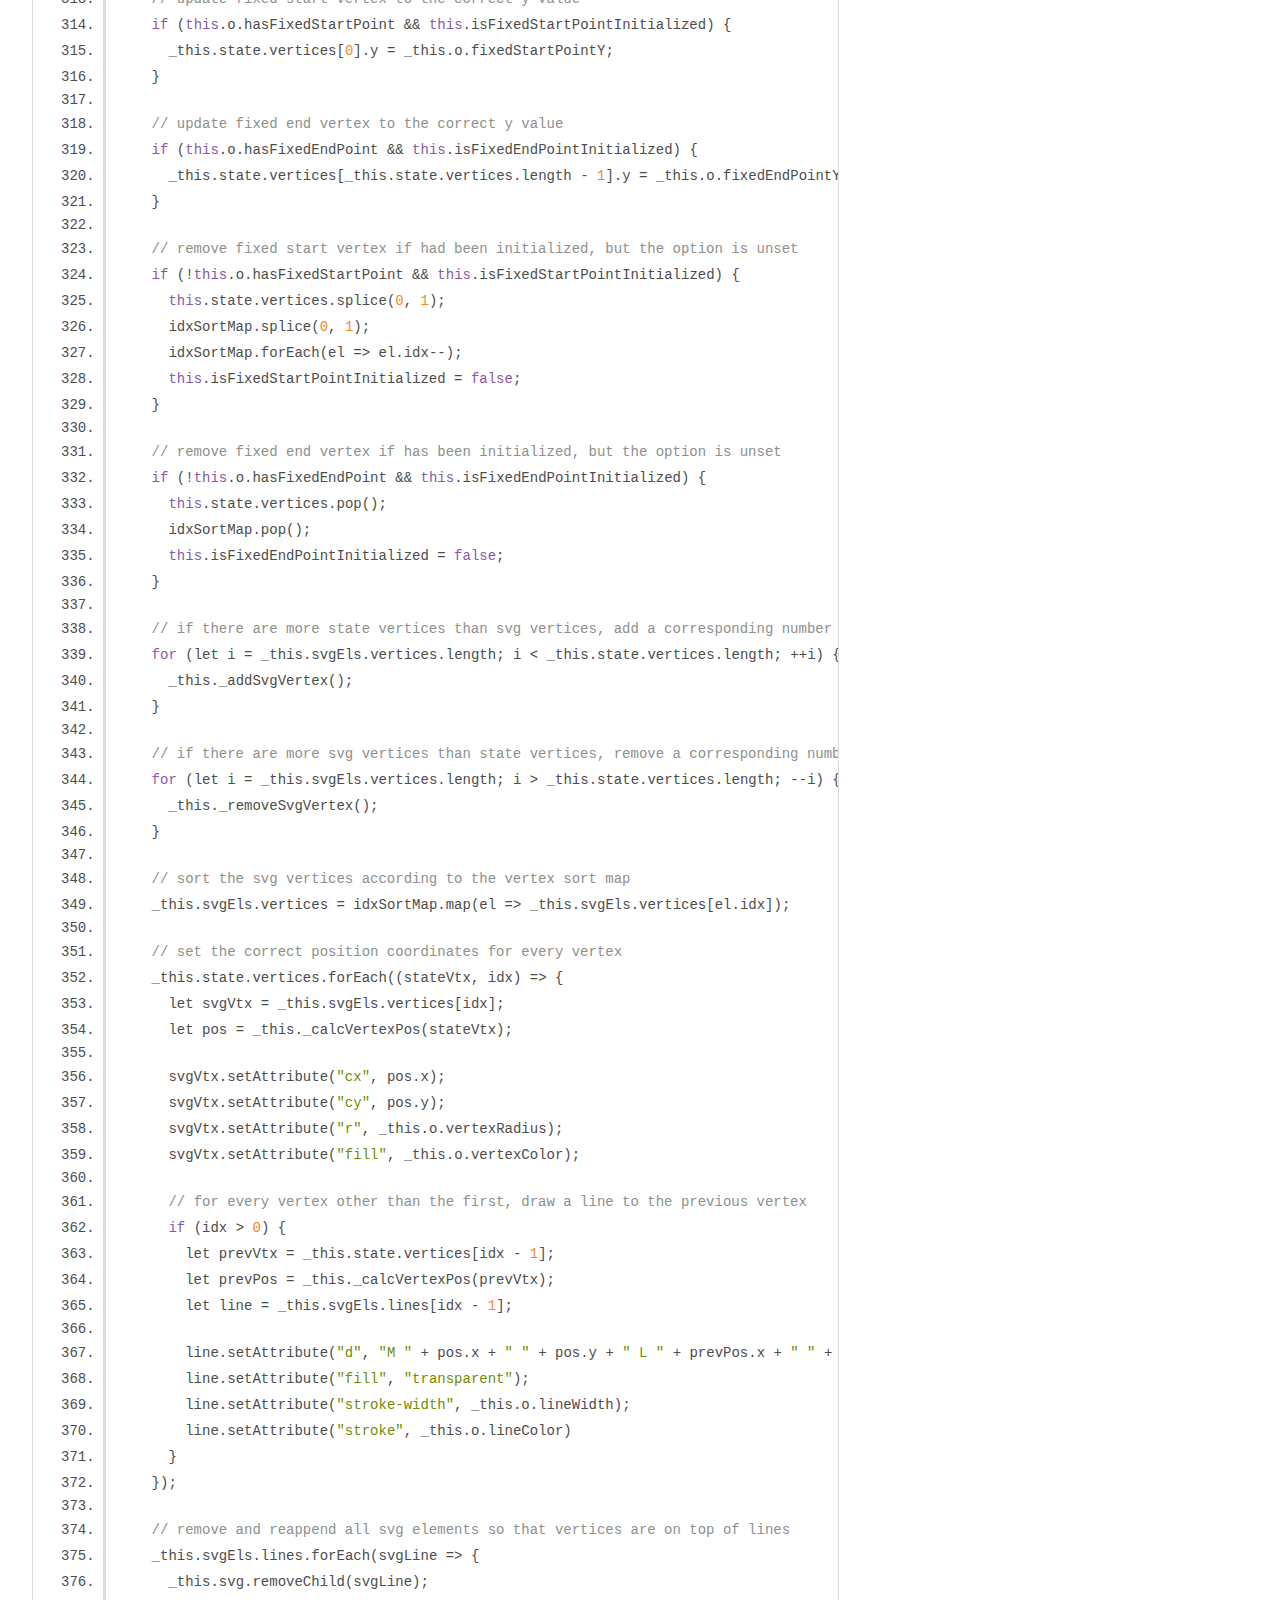
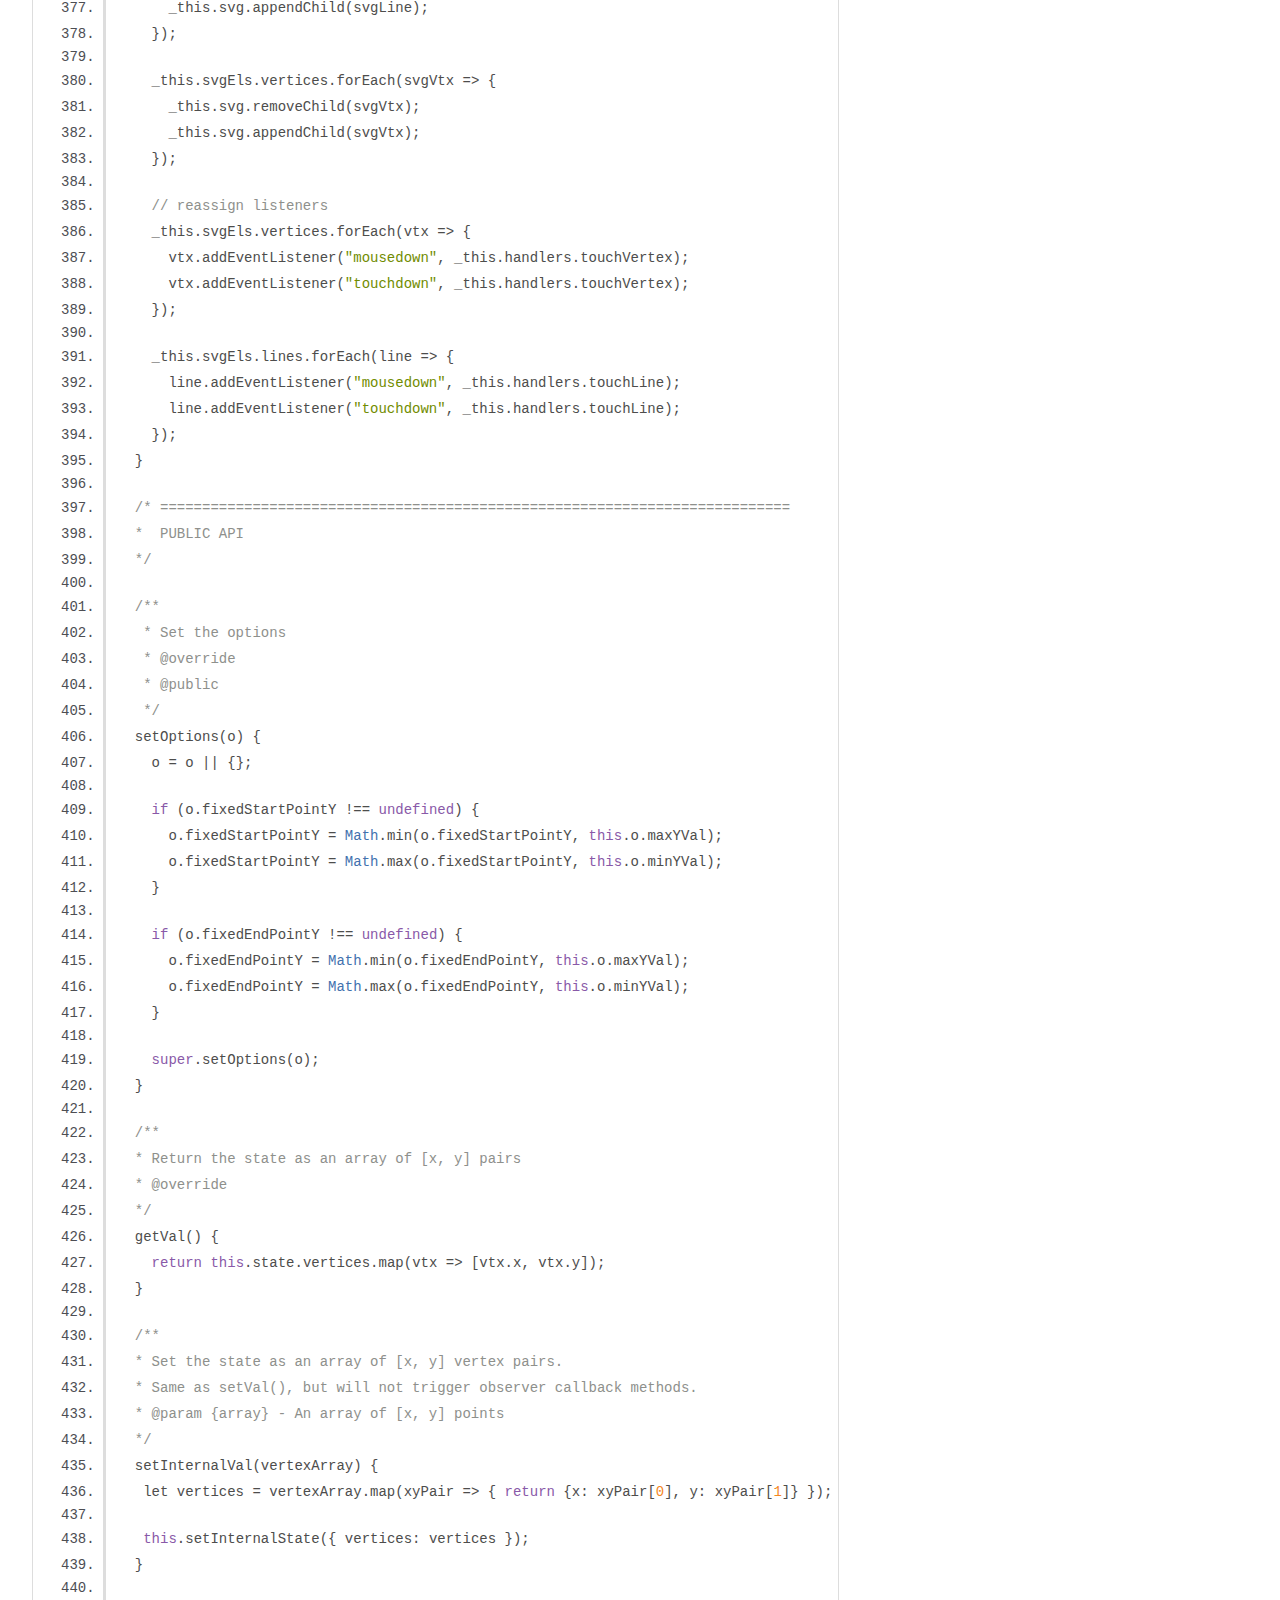
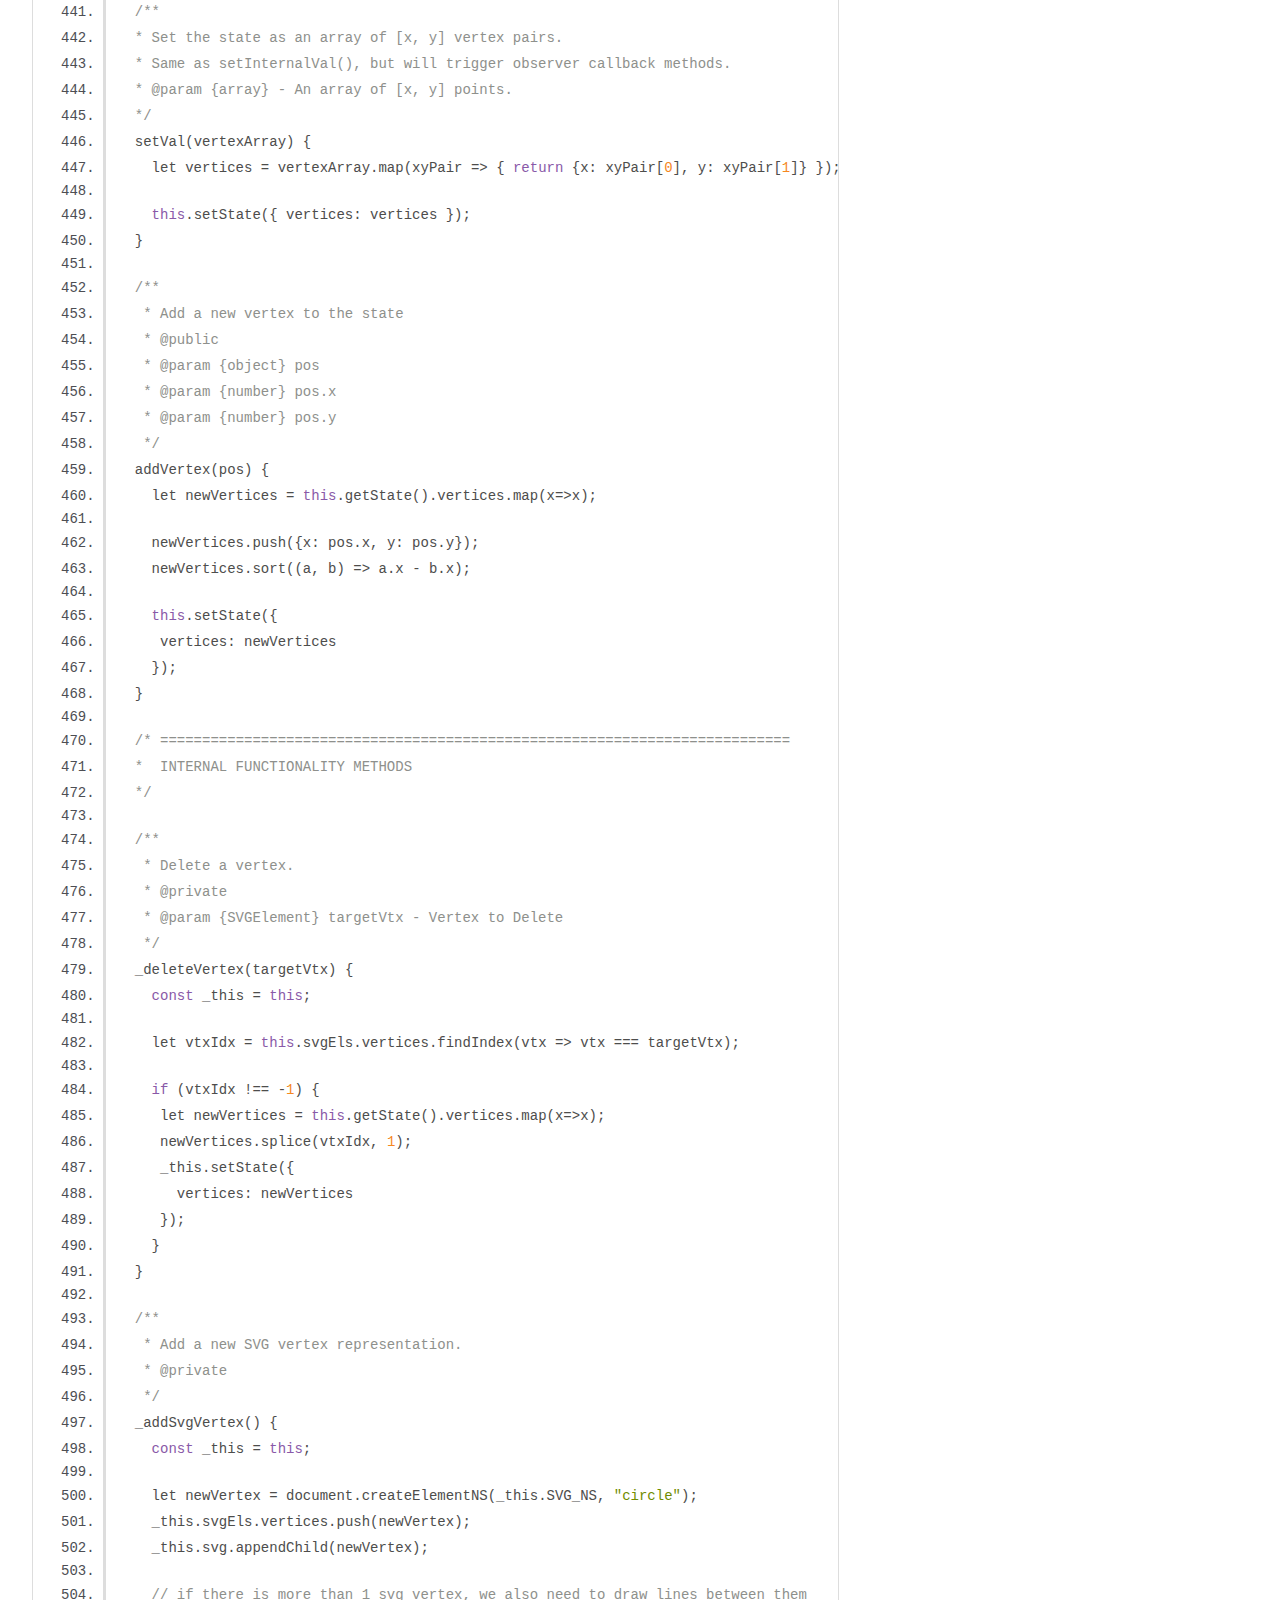
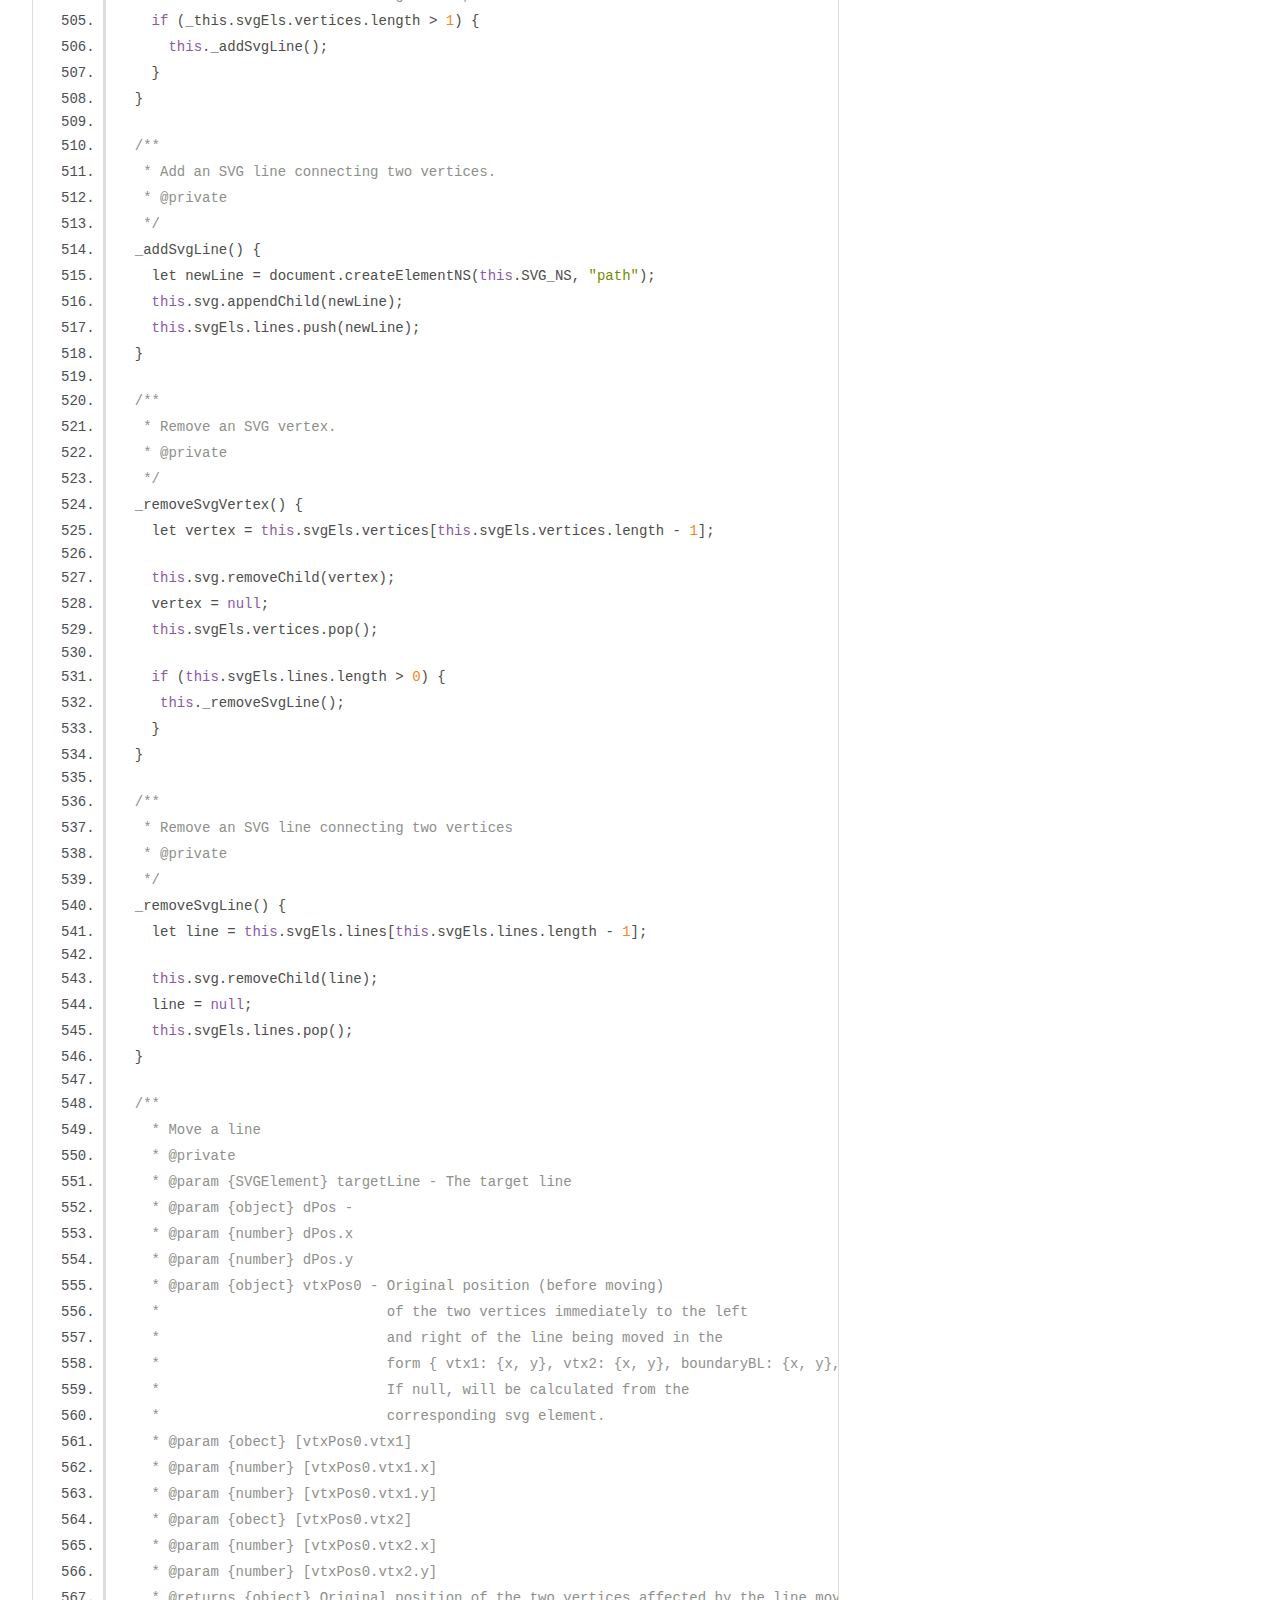
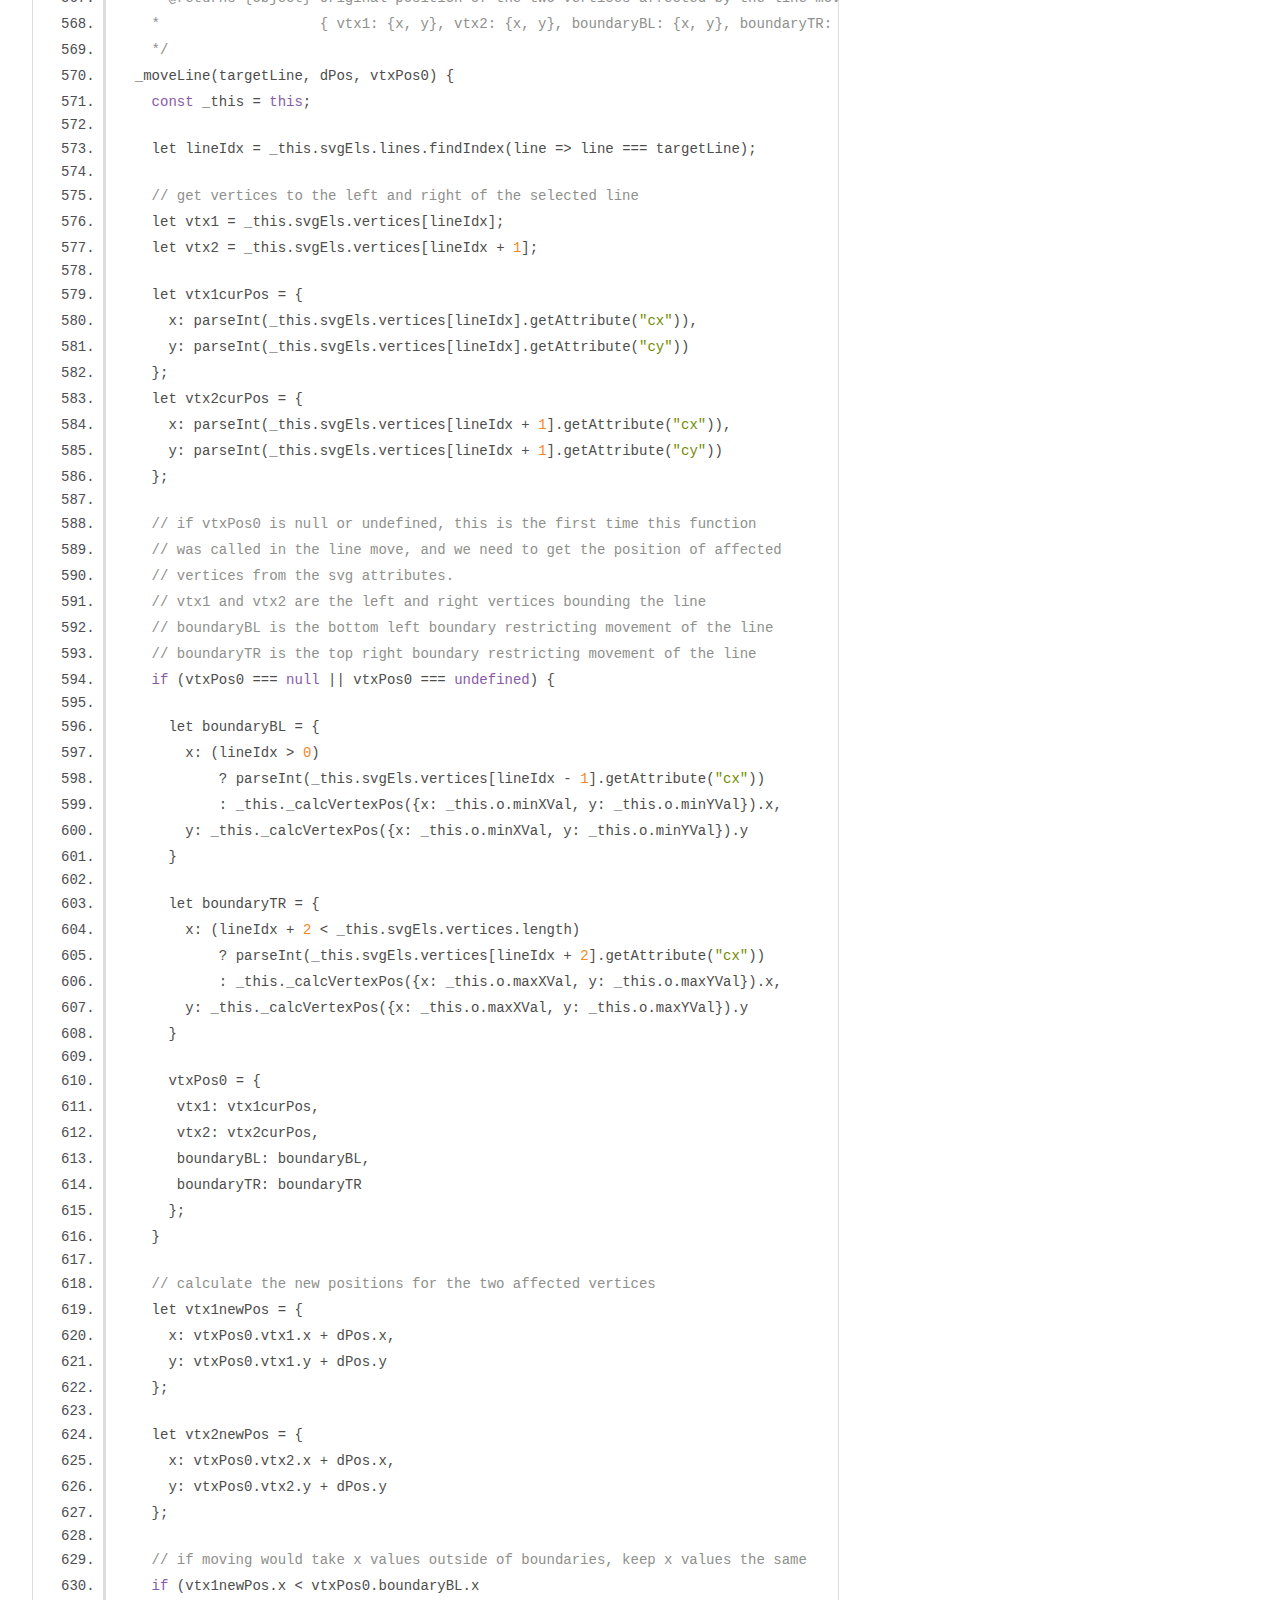
<file: kiteaudio-demo/dev-doc/impl_graph.js.html>
<!DOCTYPE html>
<html lang="en">
<head>
    <meta charset="utf-8">
    <title>JSDoc: Source: impl/graph.js</title>

    <script src="scripts/prettify/prettify.js"> </script>
    <script src="scripts/prettify/lang-css.js"> </script>
    <!--[if lt IE 9]>
      <script src="//html5shiv.googlecode.com/svn/trunk/html5.js"></script>
    <![endif]-->
    <link type="text/css" rel="stylesheet" href="styles/prettify-tomorrow.css">
    <link type="text/css" rel="stylesheet" href="styles/jsdoc-default.css">
</head>

<body>

<div id="main">

    <h1 class="page-title">Source: impl/graph.js</h1>

    



    
    <section>
        <article>
            <pre class="prettyprint source linenums"><code>import Widget from "ui/widget";
import Constraint from "util/constraint";
import ConstraintSpec from "util/constraint-def";
import MathUtil from "util/util-math";

/**
 * Class representing a Graph widget.
 *
 * @class 
 * @implements Widget
 * @augments Widget
 */
class Graph extends Widget {

  /**
   * @constructor
   * @param {object} container - DOM container for the widget.
   * @param {object} [o] - Options.
   * @param {number} [o.minXVal=0] - Minimum X value.
   * @param {number} [o.minYVal=0] - Minimum Y value.
   * @param {number} [o.maxXVal=100] - Maximum X value.
   * @param {number} [o.maxYVal=100] - Maximum Y value.
   * @param {number} [o.maxNumVertices=-1] - Maximum number of vertices.
   * @param {number} [o.quantizeX=0.1] - X-quantization ("grid") value.
   * @param {number} [o.quantizeY=0.1] - Y-quantization ("grid") value.
   * @param {number} [o.xDecimalPrecision=1] - Number of decimal places for output of the X values.
   * @param {number} [o.yDecimalPrecision=1] - Number of decimal places for output of the Y values.
   * @param {boolean} [o.hasFixedStartPoint=false] - Is there a fixed start vertex?
   * @param {boolean} [o.hasFixedEndPoint=false] - Is there a fixed end vertex?
   * @param {number} [o.fixedStartPointY=0] - Y value of the fixed start vertex, if exists.
   * @param {number} [o.fixedEndPointY=0] - Y value of the fixed end vertex, if exists.
   * @param {boolean} [o.isEditable=true] - Is the graph editable?
   * @param {string} [o.vertexColor="#f40"] - Color of vertex points.
   * @param {string} [o.lineColor="#484848"] - Color of lines connecting the vertices.
   * @param {string} [o.bgColor="#fff"] - Background color.
   * @param {number} [o.lineWidth=2] - Width of the connecting lines.
   * @param {number} [o.vertexRadius=4] - Radius of the vertex points.
   * @param {number} [o.mouseSensitivity=1.2] - Mouse sensitivity (how much moving the mouse affects the interaction).
   */
  constructor(container, o) {
    super(container, o);
  }

  /* ===========================================================================
  *  INITIALIZATION METHODS
  */

  /**
   * Initialize the options
   * @override
   * @private
   */
  _initOptions(o) {
    // set defaults
    this.o = {
      minXVal: 0,
      minYVal: 0,
      maxXVal: 100,
      maxYVal: 100,
      maxNumVertices: -1,
      quantizeX: 0.1,
      quantizeY: 0.1,
      xDecimalPrecision: 1,
      yDecimalPrecision: 1,
      hasFixedStartPoint: false,
      hasFixedEndPoint: false,
      fixedStartPointY: 0,
      fixedEndPointY: 0,
      isEditable: true,
      vertexColor: "#f40",
      lineColor: "#484848",
      bgColor: "#fff",
      vertexRadius: 4,
      lineWidth: 2,
      mouseSensitivity: 1.2
    };

    // override defaults with provided options
    this.setOptions(o);
  }

  /**
   * Initialize state constraints
   * @override
   * @private
   */
  _initStateConstraints() {
    const _this = this;

    this.stateConstraints = new ConstraintSpec({
      vertices: [{
        x: new Constraint({
          min: _this.o.minXVal,
          max: _this.o.maxXVal,
          transform: (num) => {
            return MathUtil.quantize(num, _this.o.quantizeX)
              .toFixed(_this.o.xDecimalPrecision);
          }
        }),
        y: new Constraint({
          min: _this.o.minYVal,
          max: _this.o.maxYVal,
          transform: (num) => {
            return MathUtil.quantize(num, _this.o.quantizeY)
              .toFixed(_this.o.yDecimalPrecision);
          }
        })
      }]
    });
  }

  /**
   * Initialize state
   * @override
   * @private
   */
  _initState() {
    this.state = {
      // verices contains an array of vertices
      // each vertex is an object of form {x, y}
      vertices: []
    };

    // Flags for whether fixed start and end points have been
    // added to the state vertex array.
    // These are used in the _update() method - if the flags
    // are not set, and o.hasFixedStartPoint or o.hasFixedEndPoint
    // are set, verticies representing the fixed points are to be added.
    // If the flags are set, while o.hasFixedStartPoint or o.hasFixedEndPoint
    // is not set, then vertices representing the fixed points are to be removed.
    this.isFixedStartPointInitialized = false;
    this.isFixedEndPointInitialized = false;
  }

  /**
   * Initialize the svg elements
   * @override
   * @private
   */
  _initSvgEls() {
    const _this = this;

    this.svgEls = {
      panel: document.createElementNS(this.SVG_NS, "rect"),
      vertices: [],
      lines: []
    };

    this.svgEls.panel.setAttribute("width", this._getWidth());
    this.svgEls.panel.setAttribute("height", this._getHeight());
    this.svgEls.panel.setAttribute("fill", this.o.bgColor);
    this.svgEls.panel.setAttribute("stroke", this.o.lineColor);

    this._appendSvgEls();
    this._update();
  }

  /**
   * Initialize mouse and touch event handlers
   * @override
   * @private
   */
  _initHandlers() {
    const _this = this;

    let targetVtx = null;
    let targetLine = null;
    let vtxPos0 = {}; // original poisition of two vertices affected by a line move
    let x0 = 0;
    let y0 = 0;
    let x1 = 0;
    let y1 = 0;
    let dx = 0;
    let dy = 0;

    this.handlers = {

       touchPanel: function touchPanel(ev) {
         ev.preventDefault();

         let xPos = ev.clientX - _this._getLeft();
         let yPos = ev.clientY - _this._getTop()
         let vertexState = _this._calcVertexState({x: xPos, y: yPos});

         _this.addVertex(vertexState);
       },

       touchVertex: function touchVertex(ev) {
         ev.preventDefault();

         targetVtx = ev.target;

         document.addEventListener("mousemove", _this.handlers.moveVertex);
         document.addEventListener("touchmove", _this.handlers.moveVertex);
         ev.target.addEventListener("mouseup", _this.handlers.deleteVertex);
         ev.target.addEventListener("touchend", _this.handlers.deleteVertex);
       },

       touchLine: function touchLine(ev) {
         ev.preventDefault();

         targetLine = ev.target;

         x0 = ev.clientX - _this._getLeft();
         y0 = ev.clientY - _this._getTop();
         vtxPos0 = null;

         document.addEventListener("mousemove", _this.handlers.moveLine);
         document.addEventListener("touchmove", _this.handlers.moveLine);
       },

       moveLine: function moveLine(ev) {
         ev.preventDefault();

         document.addEventListener("mouseup", _this.handlers.endMoveLine);
         document.addEventListener("touchend", _this.handlers.endMoveLine);

         x1 = ev.clientX - _this._getLeft();
         y1 = ev.clientY - _this._getTop();

         // delta position (change in position)
         let dPos = {
           x: x1 - x0,
           y: y1 - y0
         }

         vtxPos0 = _this._moveLine(targetLine, dPos, vtxPos0);
       },

       endMoveLine: function endMoveLine(ev) {
         ev.preventDefault();

         vtxPos0 = null;

         document.removeEventListener("mousemove", _this.handlers.moveLine);
         document.removeEventListener("touchmove", _this.handlers.moveLine);
       },

       deleteVertex: function deleteVertex(ev) {
         ev.preventDefault();

         document.removeEventListener("mousemove", _this.handlers.moveVertex);
         document.removeEventListener("touchmove", _this.handlers.moveVertex);

         _this._deleteVertex(ev.target);

         ev.target.removeEventListener("mouseup", _this.handlers.deleteVertex);
         ev.target.removeEventListener("touchend", _this.handlers.deleteVertex);
       },

       moveVertex: function moveVertex(ev) {
         ev.preventDefault();

         targetVtx.removeEventListener("mouseup", _this.handlers.deleteVertex);
         targetVtx.removeEventListener("touchend", _this.handlers.deleteVertex);

         document.addEventListener("mouseup", _this.handlers.endMoveVertex);
         document.addEventListener("touchend", _this.handlers.endMoveVertex);

         let xPos = ev.clientX - _this._getLeft();
         let yPos = ev.clientY - _this._getTop();

         _this._moveVertex(targetVtx, {x: xPos, y: yPos});
       },

       endMoveVertex: function endMoveVertex(ev) {
         ev.preventDefault();

         document.removeEventListener("mousemove", _this.handlers.moveVertex);
         document.removeEventListener("touchmove", _this.handlers.moveVertex);
       }
    };

    this.svgEls.panel.addEventListener("mousedown", _this.handlers.touchPanel);
    this.svgEls.panel.addEventListener("touchdown", _this.handlers.touchPanel);

    this.svgEls.vertices.forEach(vtx => {
      vtx.addEventListener("mousedown", _this.handlers.touchVertex);
      vtx.addEventListener("touchdown", _this.handlers.touchVertex);
    });

    this.svgEls.lines.forEach(line => {
      line.addEventListener("mousedown", _this.handlers.touchLine);
      line.addEventListener("touchdown", _this.handlers.touchLine);
    });
  }

  /**
   * Update (redraw) component based on state
   * @override
   * @private
   */
  _update() {
    const _this = this;

    // add fixed start vertex if the option is set, but has not been initialized
    if (this.o.hasFixedStartPoint &amp;&amp; !this.isFixedStartPointInitialized) {
      this.state.vertices.push({ x: _this.o.minXVal, y: _this.o.fixedStartPointY });
      this.isFixedStartPointInitialized = true;
    }

    // add fixed end vertex if the option is set, but has not been initialized
    if (this.o.hasFixedEndPoint &amp;&amp; !this.isFixedEndPointInitialized) {
      this.state.vertices.push({ x: _this.o.maxXVal, y: _this.o.fixedEndPointY });
      this.isFixedEndPointInitialized = true;
    }

    // sort svg vertexes using a sort map
    let idxSortMap = _this.state.vertices.map((vtx, idx) => { return { vtx: vtx, idx: idx }});
    idxSortMap.sort((a, b) => a.vtx.x - b.vtx.x);
    _this.state.vertices = idxSortMap.map(el => _this.state.vertices[el.idx]);

    // update fixed start vertex to the correct y value
    if (this.o.hasFixedStartPoint &amp;&amp; this.isFixedStartPointInitialized) {
      _this.state.vertices[0].y = _this.o.fixedStartPointY;
    }

    // update fixed end vertex to the correct y value
    if (this.o.hasFixedEndPoint &amp;&amp; this.isFixedEndPointInitialized) {
      _this.state.vertices[_this.state.vertices.length - 1].y = _this.o.fixedEndPointY;
    }

    // remove fixed start vertex if had been initialized, but the option is unset
    if (!this.o.hasFixedStartPoint &amp;&amp; this.isFixedStartPointInitialized) {
      this.state.vertices.splice(0, 1);
      idxSortMap.splice(0, 1);
      idxSortMap.forEach(el => el.idx--);
      this.isFixedStartPointInitialized = false;
    }

    // remove fixed end vertex if has been initialized, but the option is unset
    if (!this.o.hasFixedEndPoint &amp;&amp; this.isFixedEndPointInitialized) {
      this.state.vertices.pop();
      idxSortMap.pop();
      this.isFixedEndPointInitialized = false;
    }

    // if there are more state vertices than svg vertices, add a corresponding number of svg vertices and lines
    for (let i = _this.svgEls.vertices.length; i &lt; _this.state.vertices.length; ++i) {
      _this._addSvgVertex();
    }

    // if there are more svg vertices than state vertices, remove a corresponding number of svg vertices and lines
    for (let i = _this.svgEls.vertices.length; i > _this.state.vertices.length; --i) {
      _this._removeSvgVertex();
    }

    // sort the svg vertices according to the vertex sort map
    _this.svgEls.vertices = idxSortMap.map(el => _this.svgEls.vertices[el.idx]);

    // set the correct position coordinates for every vertex
    _this.state.vertices.forEach((stateVtx, idx) => {
      let svgVtx = _this.svgEls.vertices[idx];
      let pos = _this._calcVertexPos(stateVtx);

      svgVtx.setAttribute("cx", pos.x);
      svgVtx.setAttribute("cy", pos.y);
      svgVtx.setAttribute("r", _this.o.vertexRadius);
      svgVtx.setAttribute("fill", _this.o.vertexColor);

      // for every vertex other than the first, draw a line to the previous vertex
      if (idx > 0) {
        let prevVtx = _this.state.vertices[idx - 1];
        let prevPos = _this._calcVertexPos(prevVtx);
        let line = _this.svgEls.lines[idx - 1];

        line.setAttribute("d", "M " + pos.x + " " + pos.y + " L " + prevPos.x + " " + prevPos.y);
        line.setAttribute("fill", "transparent");
        line.setAttribute("stroke-width", _this.o.lineWidth);
        line.setAttribute("stroke", _this.o.lineColor)
      }
    });

    // remove and reappend all svg elements so that vertices are on top of lines
    _this.svgEls.lines.forEach(svgLine => {
      _this.svg.removeChild(svgLine);
      _this.svg.appendChild(svgLine);
    });

    _this.svgEls.vertices.forEach(svgVtx => {
      _this.svg.removeChild(svgVtx);
      _this.svg.appendChild(svgVtx);
    });

    // reassign listeners
    _this.svgEls.vertices.forEach(vtx => {
      vtx.addEventListener("mousedown", _this.handlers.touchVertex);
      vtx.addEventListener("touchdown", _this.handlers.touchVertex);
    });

    _this.svgEls.lines.forEach(line => {
      line.addEventListener("mousedown", _this.handlers.touchLine);
      line.addEventListener("touchdown", _this.handlers.touchLine);
    });
  }

  /* ===========================================================================
  *  PUBLIC API
  */

  /**
   * Set the options
   * @override
   * @public
   */
  setOptions(o) {
    o = o || {};

    if (o.fixedStartPointY !== undefined) {
      o.fixedStartPointY = Math.min(o.fixedStartPointY, this.o.maxYVal);
      o.fixedStartPointY = Math.max(o.fixedStartPointY, this.o.minYVal);
    }

    if (o.fixedEndPointY !== undefined) {
      o.fixedEndPointY = Math.min(o.fixedEndPointY, this.o.maxYVal);
      o.fixedEndPointY = Math.max(o.fixedEndPointY, this.o.minYVal);
    }

    super.setOptions(o);
  }

  /**
  * Return the state as an array of [x, y] pairs
  * @override
  */
  getVal() {
    return this.state.vertices.map(vtx => [vtx.x, vtx.y]);
  }

  /**
  * Set the state as an array of [x, y] vertex pairs.
  * Same as setVal(), but will not trigger observer callback methods.
  * @param {array} - An array of [x, y] points
  */
  setInternalVal(vertexArray) {
   let vertices = vertexArray.map(xyPair => { return {x: xyPair[0], y: xyPair[1]} });

   this.setInternalState({ vertices: vertices });
  }

  /**
  * Set the state as an array of [x, y] vertex pairs.
  * Same as setInternalVal(), but will trigger observer callback methods.
  * @param {array} - An array of [x, y] points.
  */
  setVal(vertexArray) {
    let vertices = vertexArray.map(xyPair => { return {x: xyPair[0], y: xyPair[1]} });

    this.setState({ vertices: vertices });
  }

  /**
   * Add a new vertex to the state
   * @public
   * @param {object} pos
   * @param {number} pos.x
   * @param {number} pos.y
   */
  addVertex(pos) {
    let newVertices = this.getState().vertices.map(x=>x);

    newVertices.push({x: pos.x, y: pos.y});
    newVertices.sort((a, b) => a.x - b.x);

    this.setState({
     vertices: newVertices
    });
  }

  /* ===========================================================================
  *  INTERNAL FUNCTIONALITY METHODS
  */

  /**
   * Delete a vertex.
   * @private
   * @param {SVGElement} targetVtx - Vertex to Delete
   */
  _deleteVertex(targetVtx) {
    const _this = this;

    let vtxIdx = this.svgEls.vertices.findIndex(vtx => vtx === targetVtx);

    if (vtxIdx !== -1) {
     let newVertices = this.getState().vertices.map(x=>x);
     newVertices.splice(vtxIdx, 1);
     _this.setState({
       vertices: newVertices
     });
    }
  }

  /**
   * Add a new SVG vertex representation.
   * @private
   */
  _addSvgVertex() {
    const _this = this;

    let newVertex = document.createElementNS(_this.SVG_NS, "circle");
    _this.svgEls.vertices.push(newVertex);
    _this.svg.appendChild(newVertex);

    // if there is more than 1 svg vertex, we also need to draw lines between them
    if (_this.svgEls.vertices.length > 1) {
      this._addSvgLine();
    }
  }

  /**
   * Add an SVG line connecting two vertices.
   * @private
   */
  _addSvgLine() {
    let newLine = document.createElementNS(this.SVG_NS, "path");
    this.svg.appendChild(newLine);
    this.svgEls.lines.push(newLine);
  }

  /**
   * Remove an SVG vertex.
   * @private
   */
  _removeSvgVertex() {
    let vertex = this.svgEls.vertices[this.svgEls.vertices.length - 1];

    this.svg.removeChild(vertex);
    vertex = null;
    this.svgEls.vertices.pop();

    if (this.svgEls.lines.length > 0) {
     this._removeSvgLine();
    }
  }

  /**
   * Remove an SVG line connecting two vertices
   * @private
   */
  _removeSvgLine() {
    let line = this.svgEls.lines[this.svgEls.lines.length - 1];

    this.svg.removeChild(line);
    line = null;
    this.svgEls.lines.pop();
  }

  /**
    * Move a line
    * @private
    * @param {SVGElement} targetLine - The target line
    * @param {object} dPos -
    * @param {number} dPos.x
    * @param {number} dPos.y
    * @param {object} vtxPos0 - Original position (before moving)
    *                           of the two vertices immediately to the left
    *                           and right of the line being moved in the
    *                           form { vtx1: {x, y}, vtx2: {x, y}, boundaryBL: {x, y}, boundaryTR: {x, y} }
    *                           If null, will be calculated from the
    *                           corresponding svg element.
    * @param {obect} [vtxPos0.vtx1]
    * @param {number} [vtxPos0.vtx1.x]
    * @param {number} [vtxPos0.vtx1.y]
    * @param {obect} [vtxPos0.vtx2]
    * @param {number} [vtxPos0.vtx2.x]
    * @param {number} [vtxPos0.vtx2.y]
    * @returns {object} Original position of the two vertices affected by the line move in the form
    *                   { vtx1: {x, y}, vtx2: {x, y}, boundaryBL: {x, y}, boundaryTR: {x, y} }.
    */
  _moveLine(targetLine, dPos, vtxPos0) {
    const _this = this;

    let lineIdx = _this.svgEls.lines.findIndex(line => line === targetLine);

    // get vertices to the left and right of the selected line
    let vtx1 = _this.svgEls.vertices[lineIdx];
    let vtx2 = _this.svgEls.vertices[lineIdx + 1];

    let vtx1curPos = {
      x: parseInt(_this.svgEls.vertices[lineIdx].getAttribute("cx")),
      y: parseInt(_this.svgEls.vertices[lineIdx].getAttribute("cy"))
    };
    let vtx2curPos = {
      x: parseInt(_this.svgEls.vertices[lineIdx + 1].getAttribute("cx")),
      y: parseInt(_this.svgEls.vertices[lineIdx + 1].getAttribute("cy"))
    };

    // if vtxPos0 is null or undefined, this is the first time this function
    // was called in the line move, and we need to get the position of affected
    // vertices from the svg attributes.
    // vtx1 and vtx2 are the left and right vertices bounding the line
    // boundaryBL is the bottom left boundary restricting movement of the line
    // boundaryTR is the top right boundary restricting movement of the line
    if (vtxPos0 === null || vtxPos0 === undefined) {

      let boundaryBL = {
        x: (lineIdx > 0)
            ? parseInt(_this.svgEls.vertices[lineIdx - 1].getAttribute("cx"))
            : _this._calcVertexPos({x: _this.o.minXVal, y: _this.o.minYVal}).x,
        y: _this._calcVertexPos({x: _this.o.minXVal, y: _this.o.minYVal}).y
      }

      let boundaryTR = {
        x: (lineIdx + 2 &lt; _this.svgEls.vertices.length)
            ? parseInt(_this.svgEls.vertices[lineIdx + 2].getAttribute("cx"))
            : _this._calcVertexPos({x: _this.o.maxXVal, y: _this.o.maxYVal}).x,
        y: _this._calcVertexPos({x: _this.o.maxXVal, y: _this.o.maxYVal}).y
      }

      vtxPos0 = {
       vtx1: vtx1curPos,
       vtx2: vtx2curPos,
       boundaryBL: boundaryBL,
       boundaryTR: boundaryTR
      };
    }

    // calculate the new positions for the two affected vertices
    let vtx1newPos = {
      x: vtxPos0.vtx1.x + dPos.x,
      y: vtxPos0.vtx1.y + dPos.y
    };

    let vtx2newPos = {
      x: vtxPos0.vtx2.x + dPos.x,
      y: vtxPos0.vtx2.y + dPos.y
    };

    // if moving would take x values outside of boundaries, keep x values the same
    if (vtx1newPos.x &lt; vtxPos0.boundaryBL.x
      || vtx2newPos.x &lt; vtxPos0.boundaryBL.x
      || vtx1newPos.x > vtxPos0.boundaryTR.x
      || vtx2newPos.x > vtxPos0.boundaryTR.x) {

        vtx1newPos.x = vtx1curPos.x;
        vtx2newPos.x = vtx2curPos.x;
    }

    // if moving would take y values outside of boundaries, keep y values the same
    // remember that y-coordinates are inverted when dealing with the canvas
    if (vtx1newPos.y > vtxPos0.boundaryBL.y
      || vtx2newPos.y > vtxPos0.boundaryBL.y
      || vtx1newPos.y &lt; vtxPos0.boundaryTR.y
      || vtx2newPos.y &lt; vtxPos0.boundaryTR.y) {

        vtx1newPos.y = vtx1curPos.y;
        vtx2newPos.y = vtx2curPos.y;
    }

    this._moveVertex(vtx1, vtx1newPos);
    this._moveVertex(vtx2, vtx2newPos);

    // return the original position so that it may be used again if the line move is not finished
    return vtxPos0;
  }

  /**
  * Move a vertex
  * @private
  * @param {SVGElement} targetVtx - The target vertex
  * @param {Object} newPos - The new position
  * @param {number} newPos.x
  * @param {number} newPos.y
  */
  _moveVertex(targetVtx, newPos) {
    const _this = this;

    let vtxState = _this._calcVertexState(newPos);
    let vtxIdx = _this.svgEls.vertices.findIndex(vtx => vtx === targetVtx);

    // move the vertex if it's not a fixed start or end point
    if (!(vtxIdx === 0 &amp;&amp; this.o.hasFixedStartPoint)
        &amp;&amp; !(vtxIdx === this.state.vertices.length - 1 &amp;&amp; this.o.hasFixedEndPoint)) {

      let vertices = _this.getState().vertices.map(x=>x);

      vertices[vtxIdx].x = vtxState.x;
      vertices[vtxIdx].y = vtxState.y;

      _this.setState({
        vertices: vertices
      });
    }
  }

  /* ===========================================================================
  *  HELPER METHODS
  */

  /**
   * Calculate the x and y for a vertex in the graph according to its state value.
   * @private
   */
  _calcVertexPos(vertexState) {
    return {
     x: this._getWidth() * (vertexState.x / this.o.maxXVal),
     y: this._getHeight() - (this._getHeight() * (vertexState.y / this.o.maxYVal))
    }
  }

  /**
   * Calculate the x and y for a vertex state based on position on the graph
   * (inverse of _calcVertexPos).
   * @private
   */
  _calcVertexState(vertexPos) {
    return {
      x: this.o.maxXVal * (vertexPos.x / this._getWidth()),
      y: this.o.maxYVal - (this.o.maxYVal * (vertexPos.y / this._getHeight()))
    }
  }

  /**
   * Convert on-screen x distance to scaled x state-value.
   * @private
   */
  _xPxToVal(x) {
    return (x / this._getWidth()) * (this.o.maxXVal - this.o.minXVal);
  }

  /**
   * Convert on-screen y distance to scaled y state-value.
   * @private
   */
  _yPxToVal(y) {
    return (y / this._getHeight()) * (this.o.maxYVal - this.o.minYVal);
  }
}

export default Graph
</code></pre>
        </article>
    </section>




</div>

<nav>
    <h2><a href="index.html">Home</a></h2><h3>Classes</h3><ul><li><a href="Dial.html">Dial</a></li><li><a href="Dropmenu.html">Dropmenu</a></li><li><a href="Graph.html">Graph</a></li><li><a href="Keyboard.html">Keyboard</a></li><li><a href="Widget.html">Widget</a></li><li><a href="WidgetInterface.html">WidgetInterface</a></li></ul><h3>Mixins</h3><ul><li><a href="SVG_NS.html">SVG_NS</a></li><li><a href="WidgetObserverMixin.html">WidgetObserverMixin</a></li><li><a href="WidgetOptionsMixin.html">WidgetOptionsMixin</a></li><li><a href="WidgetStateMixin.html">WidgetStateMixin</a></li></ul>
</nav>

<br class="clear">

<footer>
    Documentation generated by <a href="https://github.com/jsdoc3/jsdoc">JSDoc 3.5.5</a> on Fri Nov 10 2017 22:17:28 GMT-0500 (EST)
</footer>

<script> prettyPrint(); </script>
<script src="scripts/linenumber.js"> </script>
</body>
</html>
</file>
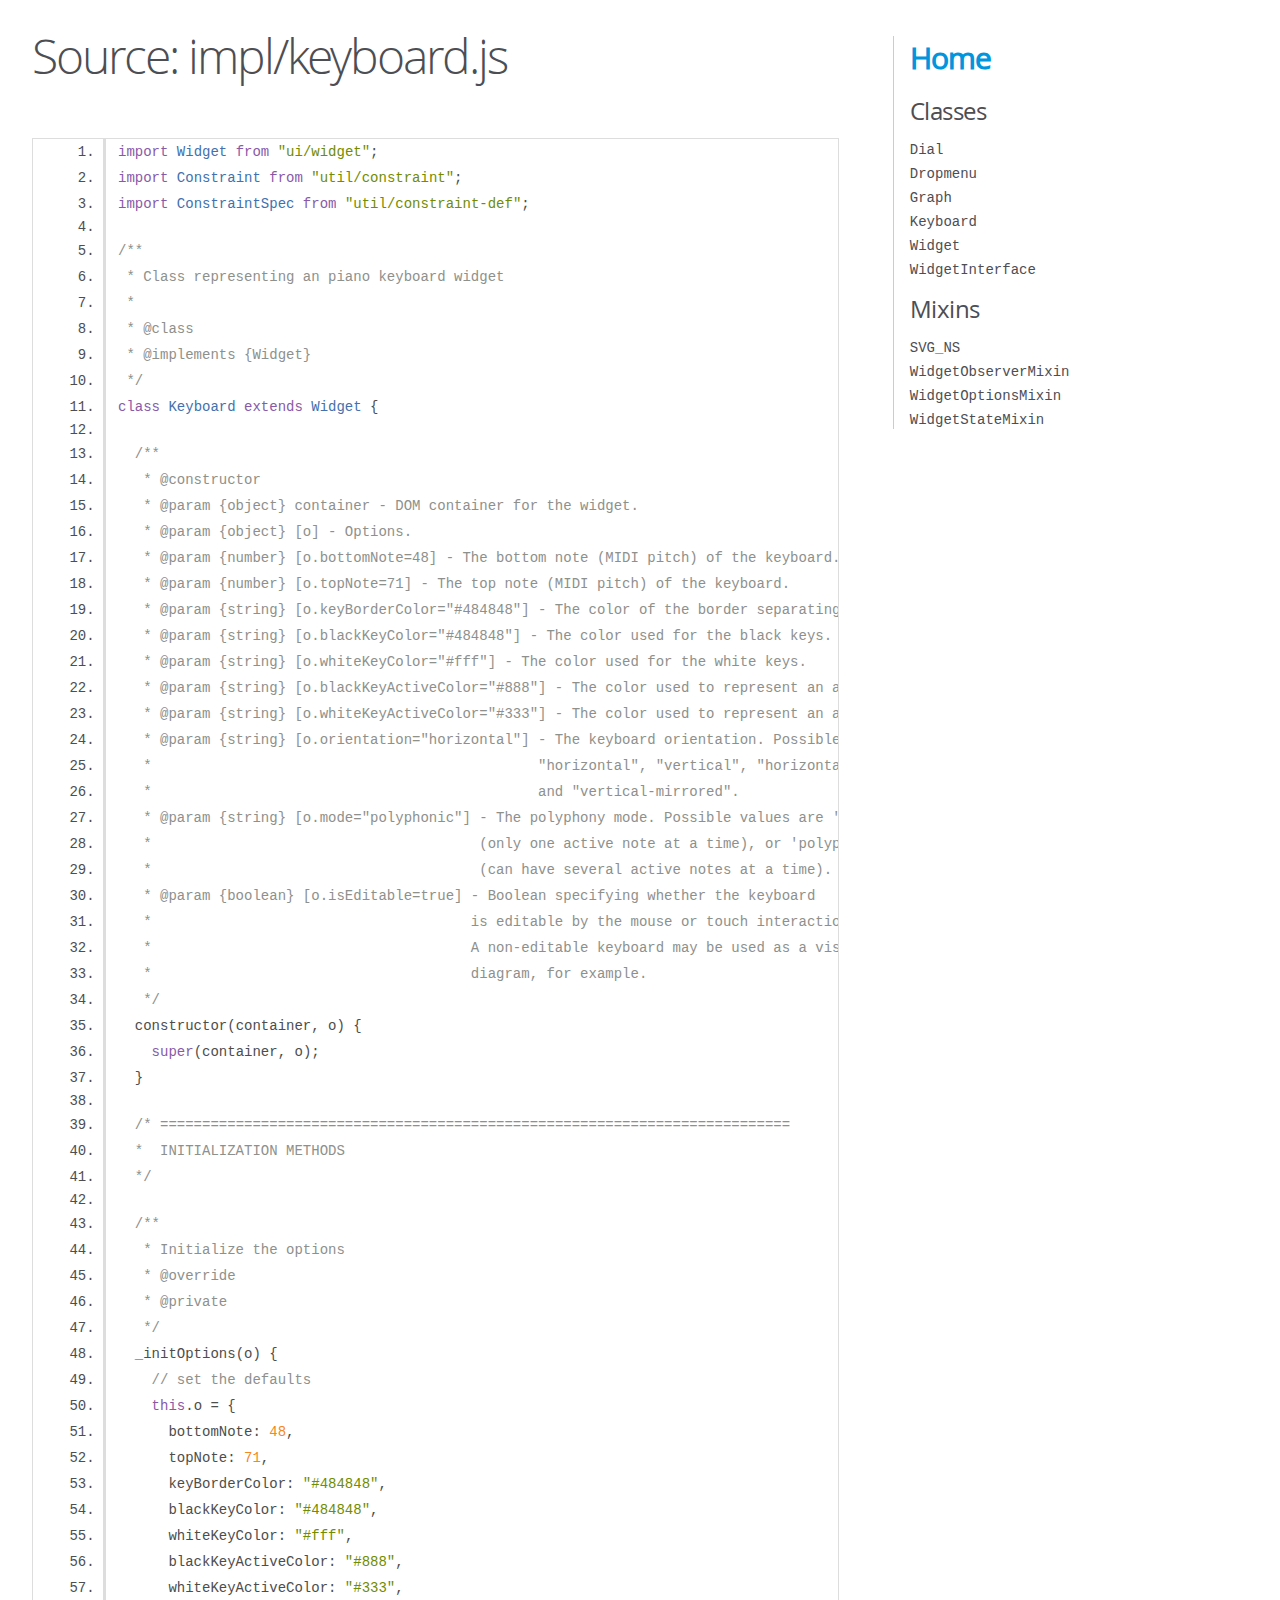
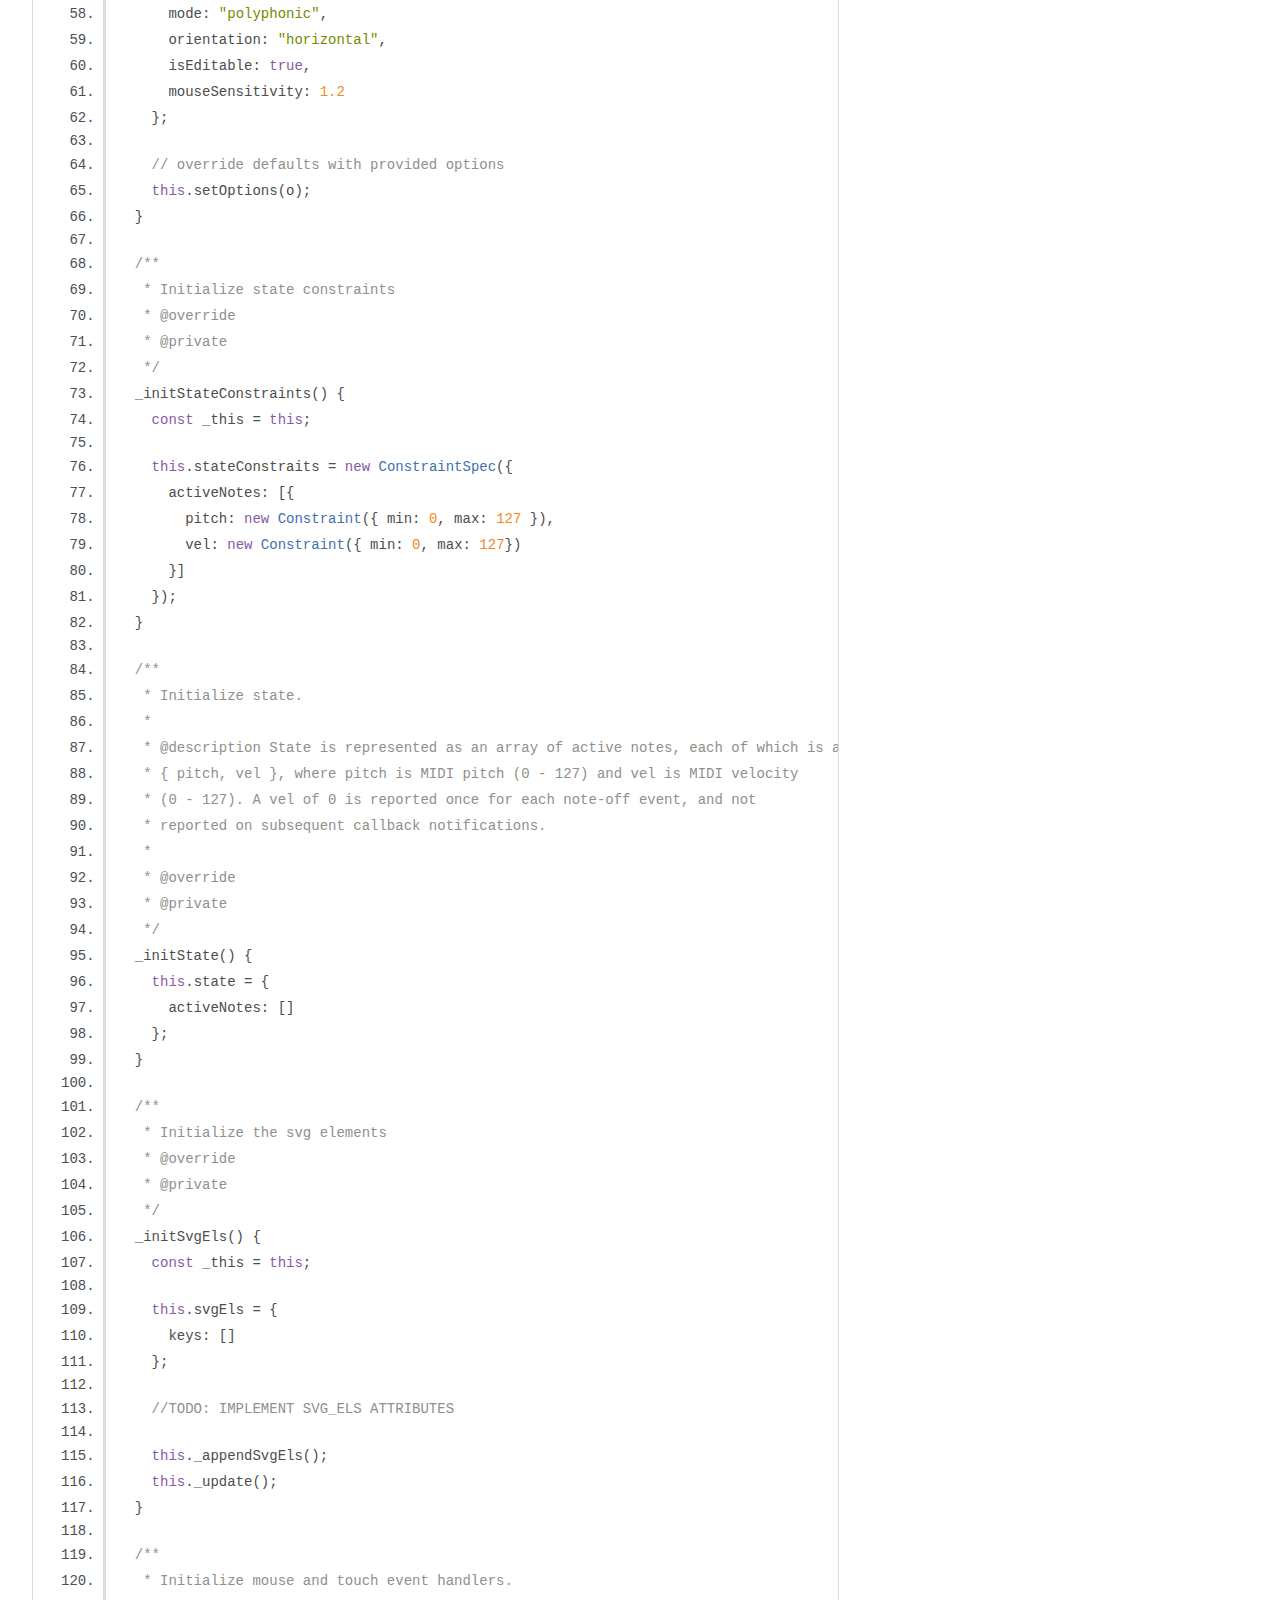
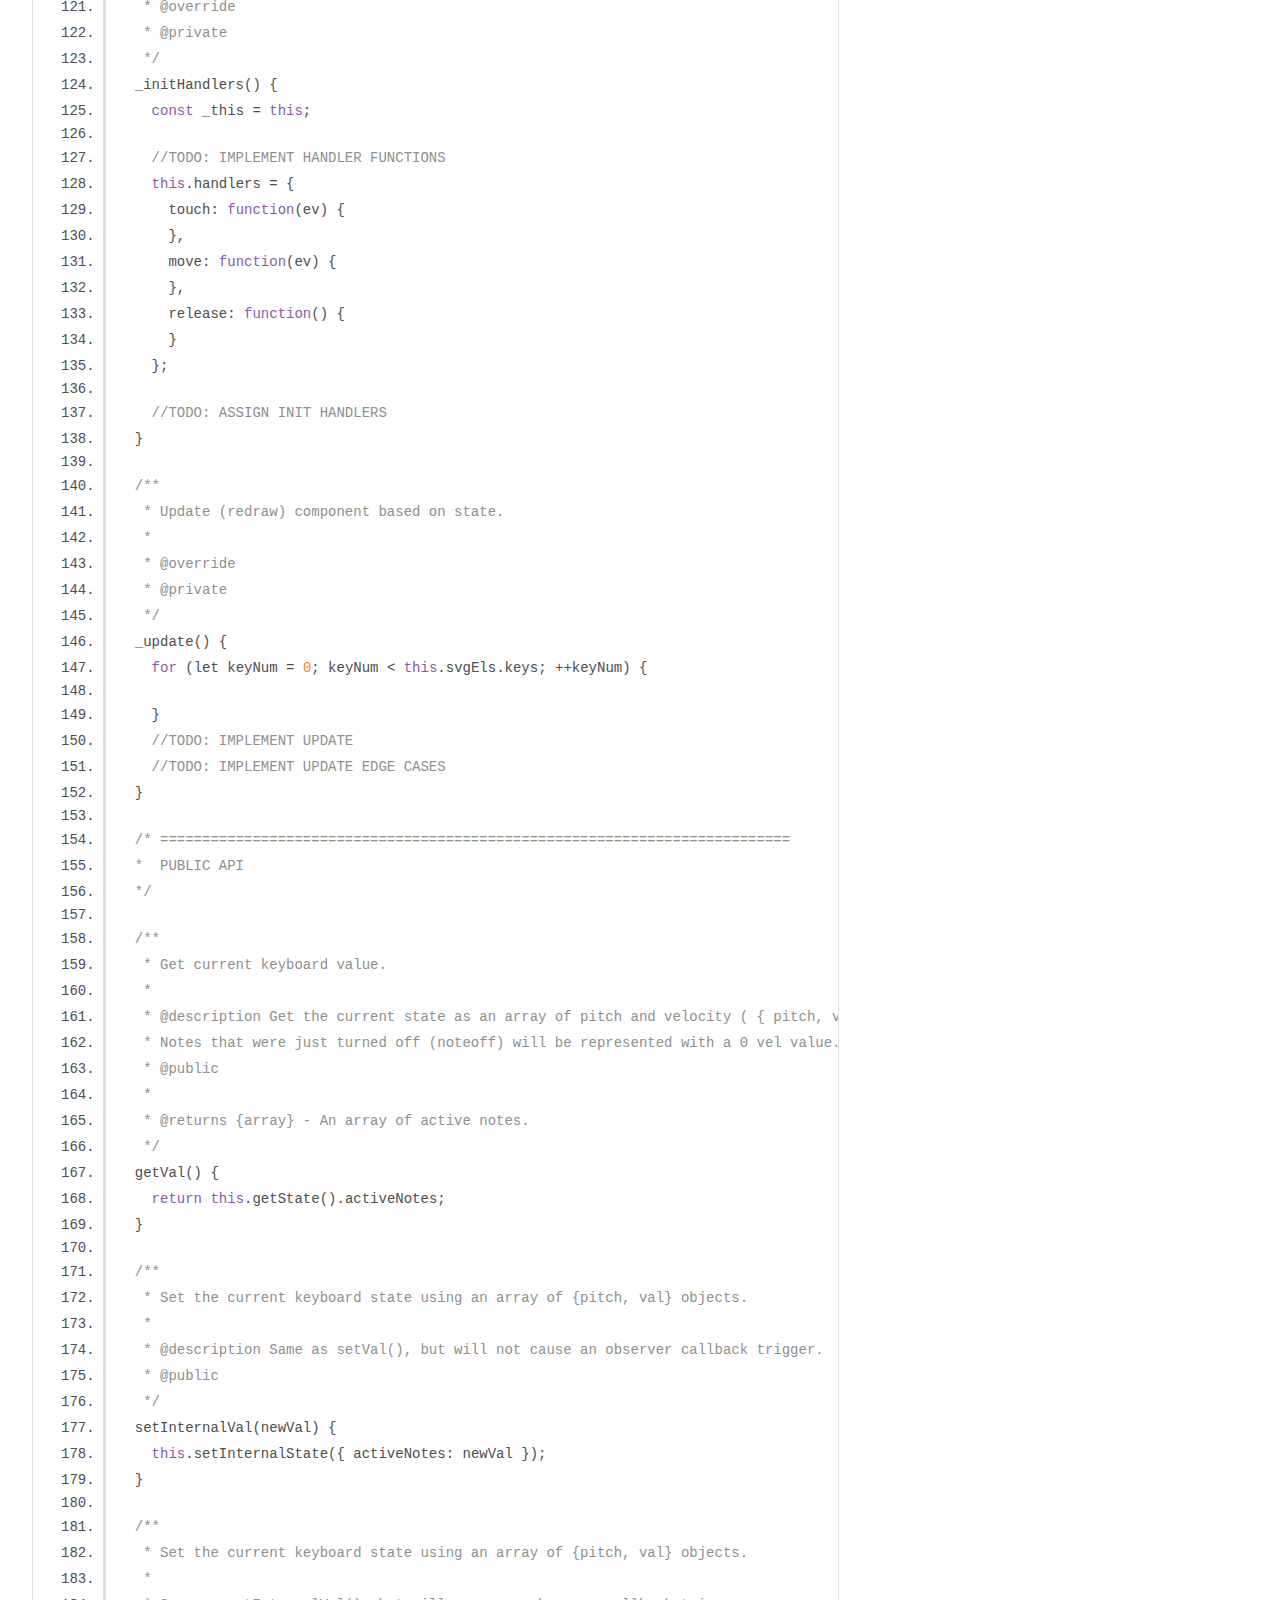
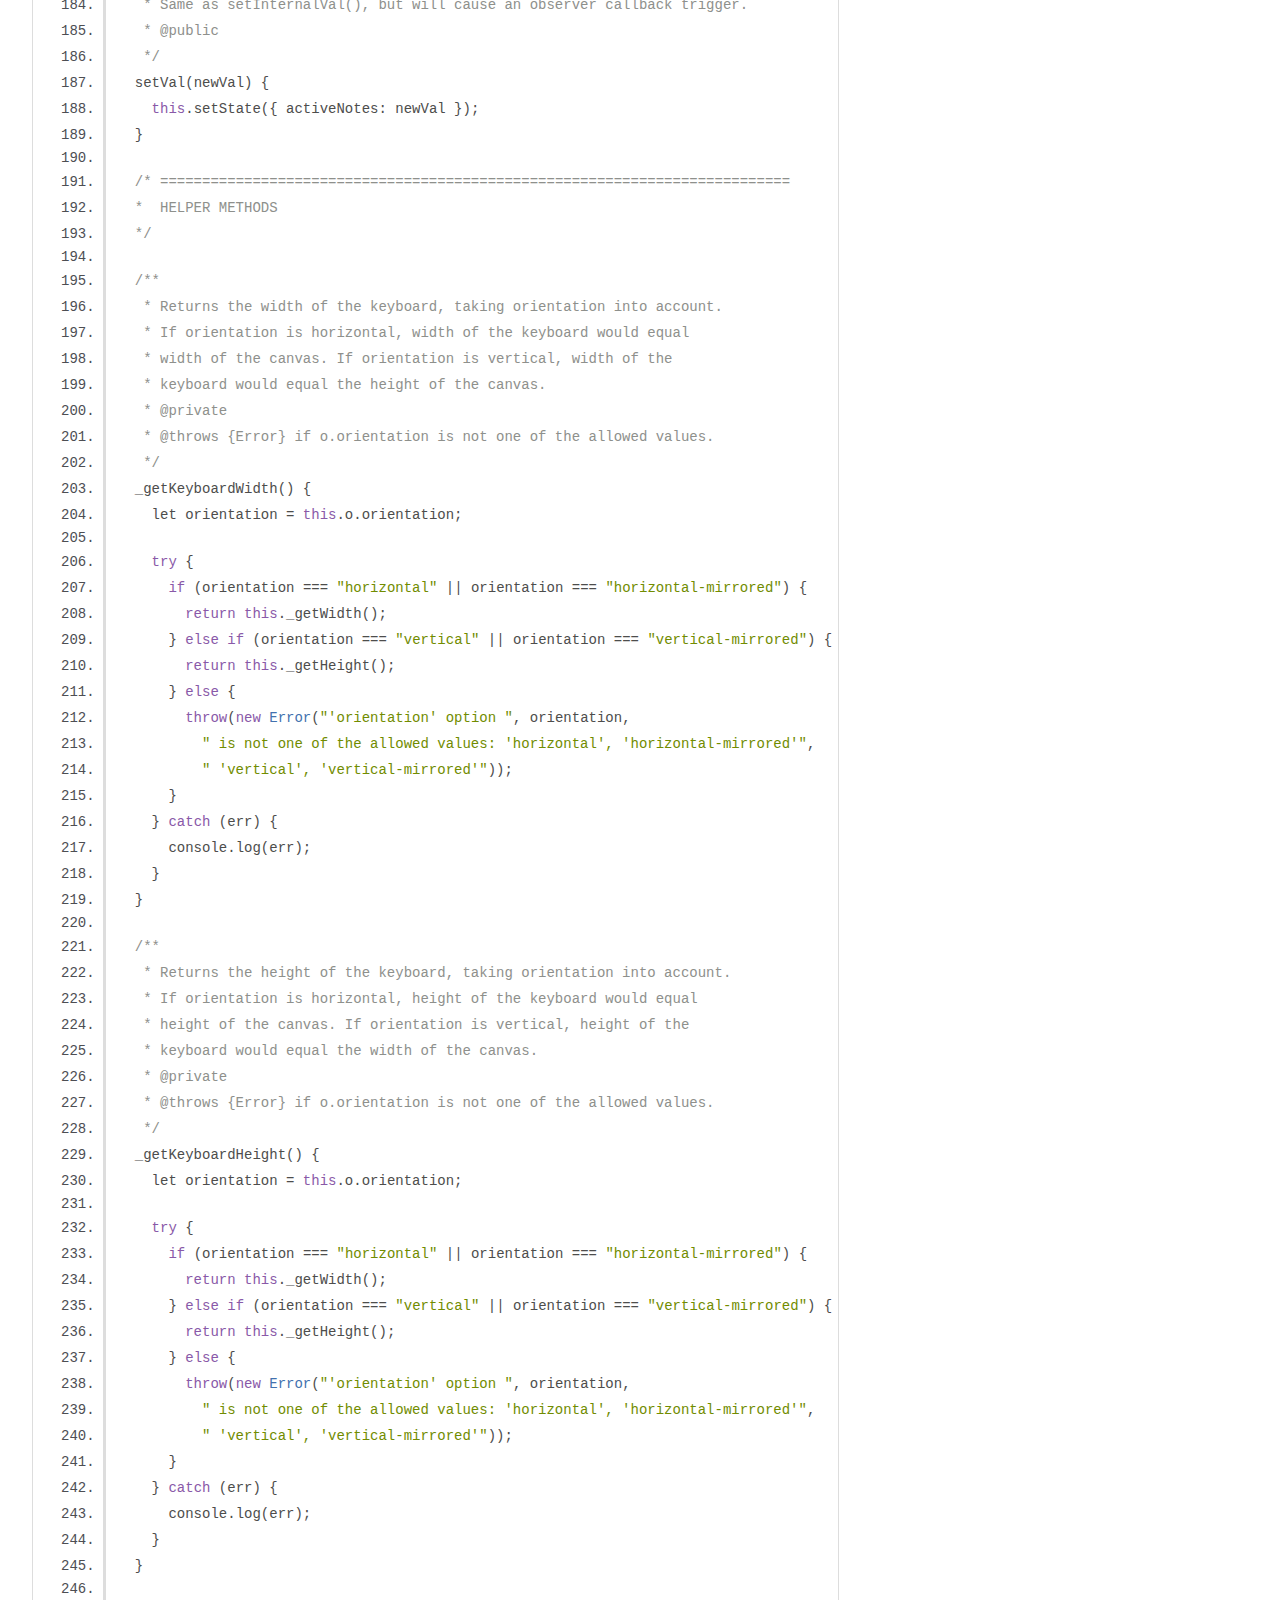
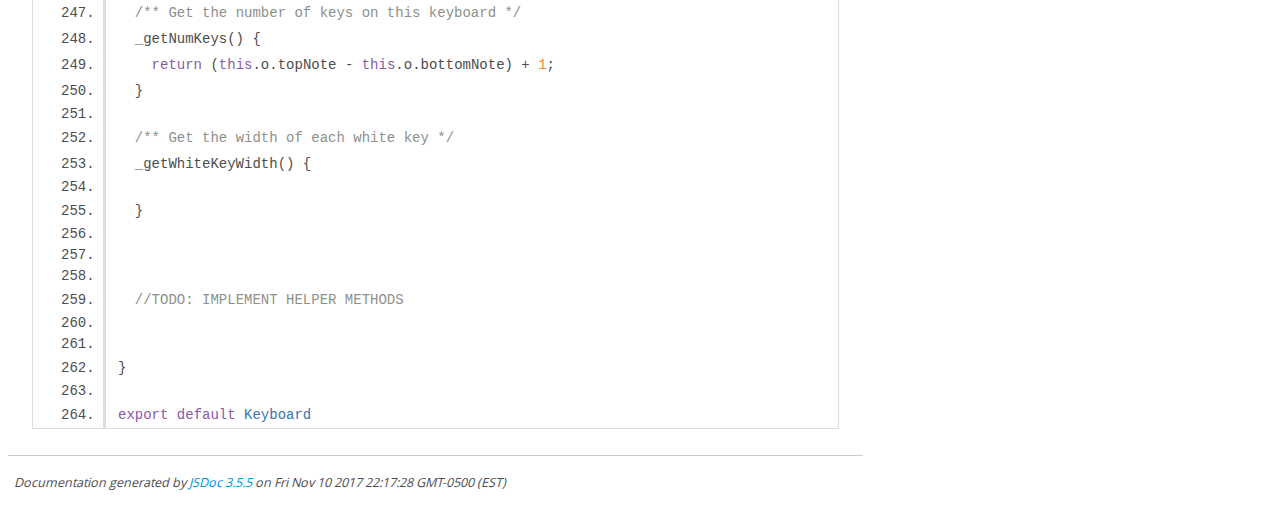
<file: kiteaudio-demo/dev-doc/impl_keyboard.js.html>
<!DOCTYPE html>
<html lang="en">
<head>
    <meta charset="utf-8">
    <title>JSDoc: Source: impl/keyboard.js</title>

    <script src="scripts/prettify/prettify.js"> </script>
    <script src="scripts/prettify/lang-css.js"> </script>
    <!--[if lt IE 9]>
      <script src="//html5shiv.googlecode.com/svn/trunk/html5.js"></script>
    <![endif]-->
    <link type="text/css" rel="stylesheet" href="styles/prettify-tomorrow.css">
    <link type="text/css" rel="stylesheet" href="styles/jsdoc-default.css">
</head>

<body>

<div id="main">

    <h1 class="page-title">Source: impl/keyboard.js</h1>

    



    
    <section>
        <article>
            <pre class="prettyprint source linenums"><code>import Widget from "ui/widget";
import Constraint from "util/constraint";
import ConstraintSpec from "util/constraint-def";

/**
 * Class representing an piano keyboard widget
 *
 * @class
 * @implements {Widget}
 */
class Keyboard extends Widget {

  /**
   * @constructor
   * @param {object} container - DOM container for the widget.
   * @param {object} [o] - Options.
   * @param {number} [o.bottomNote=48] - The bottom note (MIDI pitch) of the keyboard.
   * @param {number} [o.topNote=71] - The top note (MIDI pitch) of the keyboard.
   * @param {string} [o.keyBorderColor="#484848"] - The color of the border separating the keys.
   * @param {string} [o.blackKeyColor="#484848"] - The color used for the black keys.
   * @param {string} [o.whiteKeyColor="#fff"] - The color used for the white keys.
   * @param {string} [o.blackKeyActiveColor="#888"] - The color used to represent an active black key.
   * @param {string} [o.whiteKeyActiveColor="#333"] - The color used to represent an active white key.
   * @param {string} [o.orientation="horizontal"] - The keyboard orientation. Possible values are
   *                                              "horizontal", "vertical", "horizontal-mirrored",
   *                                              and "vertical-mirrored".
   * @param {string} [o.mode="polyphonic"] - The polyphony mode. Possible values are 'monophonic'
   *                                       (only one active note at a time), or 'polyphonic'
   *                                       (can have several active notes at a time).
   * @param {boolean} [o.isEditable=true] - Boolean specifying whether the keyboard
   *                                      is editable by the mouse or touch interactions.
   *                                      A non-editable keyboard may be used as a visual
   *                                      diagram, for example.
   */
  constructor(container, o) {
    super(container, o);
  }

  /* ===========================================================================
  *  INITIALIZATION METHODS
  */

  /**
   * Initialize the options
   * @override
   * @private
   */
  _initOptions(o) {
    // set the defaults
    this.o = {
      bottomNote: 48,
      topNote: 71,
      keyBorderColor: "#484848",
      blackKeyColor: "#484848",
      whiteKeyColor: "#fff",
      blackKeyActiveColor: "#888",
      whiteKeyActiveColor: "#333",
      mode: "polyphonic",
      orientation: "horizontal",
      isEditable: true,
      mouseSensitivity: 1.2
    };

    // override defaults with provided options
    this.setOptions(o);
  }

  /**
   * Initialize state constraints
   * @override
   * @private
   */
  _initStateConstraints() {
    const _this = this;

    this.stateConstraits = new ConstraintSpec({
      activeNotes: [{
        pitch: new Constraint({ min: 0, max: 127 }),
        vel: new Constraint({ min: 0, max: 127})
      }]
    });
  }

  /**
   * Initialize state.
   *
   * @description State is represented as an array of active notes, each of which is an object
   * { pitch, vel }, where pitch is MIDI pitch (0 - 127) and vel is MIDI velocity
   * (0 - 127). A vel of 0 is reported once for each note-off event, and not
   * reported on subsequent callback notifications.
   *
   * @override
   * @private
   */
  _initState() {
    this.state = {
      activeNotes: []
    };
  }

  /**
   * Initialize the svg elements
   * @override
   * @private
   */
  _initSvgEls() {
    const _this = this;

    this.svgEls = {
      keys: []
    };

    //TODO: IMPLEMENT SVG_ELS ATTRIBUTES

    this._appendSvgEls();
    this._update();
  }

  /**
   * Initialize mouse and touch event handlers.
   * @override
   * @private
   */
  _initHandlers() {
    const _this = this;

    //TODO: IMPLEMENT HANDLER FUNCTIONS
    this.handlers = {
      touch: function(ev) {
      },
      move: function(ev) {
      },
      release: function() {
      }
    };

    //TODO: ASSIGN INIT HANDLERS
  }

  /**
   * Update (redraw) component based on state.
   *
   * @override
   * @private
   */
  _update() {
    for (let keyNum = 0; keyNum &lt; this.svgEls.keys; ++keyNum) {

    }
    //TODO: IMPLEMENT UPDATE
    //TODO: IMPLEMENT UPDATE EDGE CASES
  }

  /* ===========================================================================
  *  PUBLIC API
  */

  /**
   * Get current keyboard value.
   *
   * @description Get the current state as an array of pitch and velocity ( { pitch, vel } ) objects.
   * Notes that were just turned off (noteoff) will be represented with a 0 vel value.
   * @public
   *
   * @returns {array} - An array of active notes.
   */
  getVal() {
    return this.getState().activeNotes;
  }

  /**
   * Set the current keyboard state using an array of {pitch, val} objects.
   *
   * @description Same as setVal(), but will not cause an observer callback trigger.
   * @public
   */
  setInternalVal(newVal) {
    this.setInternalState({ activeNotes: newVal });
  }

  /**
   * Set the current keyboard state using an array of {pitch, val} objects.
   *
   * Same as setInternalVal(), but will cause an observer callback trigger.
   * @public
   */
  setVal(newVal) {
    this.setState({ activeNotes: newVal });
  }

  /* ===========================================================================
  *  HELPER METHODS
  */

  /**
   * Returns the width of the keyboard, taking orientation into account.
   * If orientation is horizontal, width of the keyboard would equal
   * width of the canvas. If orientation is vertical, width of the
   * keyboard would equal the height of the canvas.
   * @private
   * @throws {Error} if o.orientation is not one of the allowed values.
   */
  _getKeyboardWidth() {
    let orientation = this.o.orientation;

    try {
      if (orientation === "horizontal" || orientation === "horizontal-mirrored") {
        return this._getWidth();
      } else if (orientation === "vertical" || orientation === "vertical-mirrored") {
        return this._getHeight();
      } else {
        throw(new Error("'orientation' option ", orientation,
          " is not one of the allowed values: 'horizontal', 'horizontal-mirrored'",
          " 'vertical', 'vertical-mirrored'"));
      }
    } catch (err) {
      console.log(err);
    }
  }

  /**
   * Returns the height of the keyboard, taking orientation into account.
   * If orientation is horizontal, height of the keyboard would equal
   * height of the canvas. If orientation is vertical, height of the
   * keyboard would equal the width of the canvas.
   * @private
   * @throws {Error} if o.orientation is not one of the allowed values.
   */
  _getKeyboardHeight() {
    let orientation = this.o.orientation;

    try {
      if (orientation === "horizontal" || orientation === "horizontal-mirrored") {
        return this._getWidth();
      } else if (orientation === "vertical" || orientation === "vertical-mirrored") {
        return this._getHeight();
      } else {
        throw(new Error("'orientation' option ", orientation,
          " is not one of the allowed values: 'horizontal', 'horizontal-mirrored'",
          " 'vertical', 'vertical-mirrored'"));
      }
    } catch (err) {
      console.log(err);
    }
  }

  /** Get the number of keys on this keyboard */
  _getNumKeys() {
    return (this.o.topNote - this.o.bottomNote) + 1;
  }

  /** Get the width of each white key */
  _getWhiteKeyWidth() {

  }



  //TODO: IMPLEMENT HELPER METHODS


}

export default Keyboard
</code></pre>
        </article>
    </section>




</div>

<nav>
    <h2><a href="index.html">Home</a></h2><h3>Classes</h3><ul><li><a href="Dial.html">Dial</a></li><li><a href="Dropmenu.html">Dropmenu</a></li><li><a href="Graph.html">Graph</a></li><li><a href="Keyboard.html">Keyboard</a></li><li><a href="Widget.html">Widget</a></li><li><a href="WidgetInterface.html">WidgetInterface</a></li></ul><h3>Mixins</h3><ul><li><a href="SVG_NS.html">SVG_NS</a></li><li><a href="WidgetObserverMixin.html">WidgetObserverMixin</a></li><li><a href="WidgetOptionsMixin.html">WidgetOptionsMixin</a></li><li><a href="WidgetStateMixin.html">WidgetStateMixin</a></li></ul>
</nav>

<br class="clear">

<footer>
    Documentation generated by <a href="https://github.com/jsdoc3/jsdoc">JSDoc 3.5.5</a> on Fri Nov 10 2017 22:17:28 GMT-0500 (EST)
</footer>

<script> prettyPrint(); </script>
<script src="scripts/linenumber.js"> </script>
</body>
</html>
</file>
<file: styles/vsm22.css>
body {
    background-color: #fff;
    color: #555;
    margin-left: auto;
    margin-right: auto;
    max-width: 800px;
    font-size: 16px;
}

h1 {
    font-size: 3rem;
}

a {
    color: #008cff;
}

a:hover {
    color: #008cff;
    text-decoration: underline;
}

/* ============================ */
/* MAIN HEADER
/* ============================ */

body > header {
    padding: 2rem;
    font-family: Arial;
    min-height: 140px;
}

body > header > h1 {
    font-size: 3rem;
    padding: 0;
    margin: 0;
    margin-bottom: 2rem;
}

body > header > h2 {
    font-size: 1.8rem;
}

body > header > nav {
    list-style-type: none;
}

body > header > nav li {
    display: inline-block;
    font-size: 3rem;
    margin-right: 3rem;
}

body > header > nav li a:hover {
    color: #00e1ff;
}

/* ============================= */
/* PROJECTS
/* ============================= */

.projects {
    padding: 2rem;
}

.projects > header > h1 {
    border-top: 1px solid #ccc;
    font-size: 1.7rem;
    color: #888;
    padding-top: 1rem;
    padding-bottom: 0;
    margin: 0;
}

article {
    border-bottom: 1px solid #ccc;
    padding: 0.5rem 1rem 4rem 1rem;
    margin-bottom: 4rem;
}

article h1 {
    font-size: 3rem;
    padding-top: 2rem;
    padding-bottom: 1rem;
    margin: 0;
}

article .short-description {
    padding-bottom: 1rem;
    margin: 0 0 1.5rem 0;
    font-weight: bold;
    color: #555;
}

article .short-description em {
    text-decoration: italic;
    color: #424242;
}

article nav ul {
    margin-top: 1rem;
    list-style-type: none;
    font-size: 1.6rem;
}

article nav li {
    display: inline-block;
    margin-right: 1.5rem;
}

article .technologies-used {
    padding-bottom: 0.7rem;
}

article .technologies-used em {
    font-weight: bold;
}

img.demo-image {
    display: block;
    box-sizing: border-box;
    margin-left: auto;
    margin-right: auto;
    margin-top: 4rem;
    margin-bottom: 4rem;
    border: 1px solid #ccc;
    padding: 2rem;
    width: 600px;
    background-color: #eee;
}
</file>
<file: kiteaudio-demo/ui-doc.css>
body {
    font: 16px Helvetica, Arial, sans-serif;
    color: #414141;
}

a {
    text-decoration: none;
    color: #f40;
}

a:hover {
    color: #f88;
    transition: color 0.25s;
}

body>header {
    min-height: 170px;
}

h1 {
    font-size: 2em;
    text-align: center;
}

h2 {
    font-size: 1.5em;
    color: #999;
    text-align: center;
    font-weight: 300;
}

/**
* NAV
*/

nav {
    display: block;
}

nav ul {
    display: block;
    text-align: center;
}

nav li {
    display: inline-block;
    margin: 1em;
    padding: 0;
}

nav a {
    letter-spacing: 0.05em;
}

.highlight {
    color: #f40;
}

#widget-list {
    list-style-type: none;
}

#widget-list>header {
    margin: 6em 0 7em 0;
}

#widget-list>li {
    display: block;
    text-align: center;
    margin: 4em 0 20em 0;
}

#widget-list li header {
    padding: 0 0 1.7em 0;
}

#widget-list li footer {
    margin: 3em 0 10em 0;
}

#widget-list li .widget-label {
    font-size: 2em;
    padding: 0 0 0.5em 0;
    display: block;
}

.state-label {
    font-size: 1em;
    display: inline;
}

.widget {
    margin: 0;
    display: inline-block;
}

.widget-block {
    margin-bottom: 2em;
}

.widget-caption {
    display: block;
    width: 600px;
    margin-left: auto;
    margin-right: auto;
    margin-bottom: 1.5em;
    color: #aaa;
    font-size: 0.8em;
}

.widget-display {
    display: block;
    font-size: 1em;
    text-align: center;
    min-width: 2.5em;
    height: 1em;
    margin: 0 auto 0 auto;
    padding: 0.5em;
    color: #888;
}

#dial {
    width: 70px;
    height: 70px;
}

#graph {
    width: 300px;
    height: 150px;
}

#graph-display {
    max-width: 300px;
    height: 100px;
    overflow-y: scroll;
}

#keyboard {
    width: 400px;
    height: 80px;
}

#multislider {
    width: 300px;
    height: 150px;
    border: 1px solid #aaa;
}

#multislider-display {
    max-width: 300px;
}

#slider {
    width: 50px;
    height: 85px;
}

#slider-display {
    max-width: 300px;
}

#meter {
    width: 20px;
    height: 80px;
    border: 1px solid #aaa;
}

#meter-display {
    max-width: 300px;
}

#dropmenu {
    width: 100px;
    height: 20px;
}

#dropmenu-display {
    max-width: 300px;
}

#numberbox {
    width: 50px;
    height: 20px;
}

#numberbox-display {
    max-width: 300px;
}

.details-toggle {
    text-decoration: none;
    color: #f40;
}

.details-toggle:hover {
    color: #f88;
    transition: color 0.25s;
    cursor: pointer;
}

.details {
    max-height: 0;
    overflow: hidden;
}

.details.opened {
    max-height: 500px;
    height: 100px;
    transition: max-height 0.3s;
}
</file>
<file: kiteaudio-demo/dev-doc/styles/prettify-tomorrow.css>
/* Tomorrow Theme */
/* Original theme - https://github.com/chriskempson/tomorrow-theme */
/* Pretty printing styles. Used with prettify.js. */
/* SPAN elements with the classes below are added by prettyprint. */
/* plain text */
.pln {
  color: #4d4d4c; }

@media screen {
  /* string content */
  .str {
    color: #718c00; }

  /* a keyword */
  .kwd {
    color: #8959a8; }

  /* a comment */
  .com {
    color: #8e908c; }

  /* a type name */
  .typ {
    color: #4271ae; }

  /* a literal value */
  .lit {
    color: #f5871f; }

  /* punctuation */
  .pun {
    color: #4d4d4c; }

  /* lisp open bracket */
  .opn {
    color: #4d4d4c; }

  /* lisp close bracket */
  .clo {
    color: #4d4d4c; }

  /* a markup tag name */
  .tag {
    color: #c82829; }

  /* a markup attribute name */
  .atn {
    color: #f5871f; }

  /* a markup attribute value */
  .atv {
    color: #3e999f; }

  /* a declaration */
  .dec {
    color: #f5871f; }

  /* a variable name */
  .var {
    color: #c82829; }

  /* a function name */
  .fun {
    color: #4271ae; } }
/* Use higher contrast and text-weight for printable form. */
@media print, projection {
  .str {
    color: #060; }

  .kwd {
    color: #006;
    font-weight: bold; }

  .com {
    color: #600;
    font-style: italic; }

  .typ {
    color: #404;
    font-weight: bold; }

  .lit {
    color: #044; }

  .pun, .opn, .clo {
    color: #440; }

  .tag {
    color: #006;
    font-weight: bold; }

  .atn {
    color: #404; }

  .atv {
    color: #060; } }
/* Style */
/*
pre.prettyprint {
  background: white;
  font-family: Consolas, Monaco, 'Andale Mono', monospace;
  font-size: 12px;
  line-height: 1.5;
  border: 1px solid #ccc;
  padding: 10px; }
*/

/* Specify class=linenums on a pre to get line numbering */
ol.linenums {
  margin-top: 0;
  margin-bottom: 0; }

/* IE indents via margin-left */
li.L0,
li.L1,
li.L2,
li.L3,
li.L4,
li.L5,
li.L6,
li.L7,
li.L8,
li.L9 {
  /* */ }

/* Alternate shading for lines */
li.L1,
li.L3,
li.L5,
li.L7,
li.L9 {
  /* */ }
</file>
<file: kiteaudio-demo/dev-doc/styles/jsdoc-default.css>
@font-face {
    font-family: 'Open Sans';
    font-weight: normal;
    font-style: normal;
    src: url('../fonts/OpenSans-Regular-webfont.eot');
    src:
        local('Open Sans'),
        local('OpenSans'),
        url('../fonts/OpenSans-Regular-webfont.eot?#iefix') format('embedded-opentype'),
        url('../fonts/OpenSans-Regular-webfont.woff') format('woff'),
        url('../fonts/OpenSans-Regular-webfont.svg#open_sansregular') format('svg');
}

@font-face {
    font-family: 'Open Sans Light';
    font-weight: normal;
    font-style: normal;
    src: url('../fonts/OpenSans-Light-webfont.eot');
    src:
        local('Open Sans Light'),
        local('OpenSans Light'),
        url('../fonts/OpenSans-Light-webfont.eot?#iefix') format('embedded-opentype'),
        url('../fonts/OpenSans-Light-webfont.woff') format('woff'),
        url('../fonts/OpenSans-Light-webfont.svg#open_sanslight') format('svg');
}

html
{
    overflow: auto;
    background-color: #fff;
    font-size: 14px;
}

body
{
    font-family: 'Open Sans', sans-serif;
    line-height: 1.5;
    color: #4d4e53;
    background-color: white;
}

a, a:visited, a:active {
    color: #0095dd;
    text-decoration: none;
}

a:hover {
    text-decoration: underline;
}

header
{
    display: block;
    padding: 0px 4px;
}

tt, code, kbd, samp {
    font-family: Consolas, Monaco, 'Andale Mono', monospace;
}

.class-description {
    font-size: 130%;
    line-height: 140%;
    margin-bottom: 1em;
    margin-top: 1em;
}

.class-description:empty {
    margin: 0;
}

#main {
    float: left;
    width: 70%;
}

article dl {
    margin-bottom: 40px;
}

article img {
  max-width: 100%;
}

section
{
    display: block;
    background-color: #fff;
    padding: 12px 24px;
    border-bottom: 1px solid #ccc;
    margin-right: 30px;
}

.variation {
    display: none;
}

.signature-attributes {
    font-size: 60%;
    color: #aaa;
    font-style: italic;
    font-weight: lighter;
}

nav
{
    display: block;
    float: right;
    margin-top: 28px;
    width: 30%;
    box-sizing: border-box;
    border-left: 1px solid #ccc;
    padding-left: 16px;
}

nav ul {
    font-family: 'Lucida Grande', 'Lucida Sans Unicode', arial, sans-serif;
    font-size: 100%;
    line-height: 17px;
    padding: 0;
    margin: 0;
    list-style-type: none;
}

nav ul a, nav ul a:visited, nav ul a:active {
    font-family: Consolas, Monaco, 'Andale Mono', monospace;
    line-height: 18px;
    color: #4D4E53;
}

nav h3 {
    margin-top: 12px;
}

nav li {
    margin-top: 6px;
}

footer {
    display: block;
    padding: 6px;
    margin-top: 12px;
    font-style: italic;
    font-size: 90%;
}

h1, h2, h3, h4 {
    font-weight: 200;
    margin: 0;
}

h1
{
    font-family: 'Open Sans Light', sans-serif;
    font-size: 48px;
    letter-spacing: -2px;
    margin: 12px 24px 20px;
}

h2, h3.subsection-title
{
    font-size: 30px;
    font-weight: 700;
    letter-spacing: -1px;
    margin-bottom: 12px;
}

h3
{
    font-size: 24px;
    letter-spacing: -0.5px;
    margin-bottom: 12px;
}

h4
{
    font-size: 18px;
    letter-spacing: -0.33px;
    margin-bottom: 12px;
    color: #4d4e53;
}

h5, .container-overview .subsection-title
{
    font-size: 120%;
    font-weight: bold;
    letter-spacing: -0.01em;
    margin: 8px 0 3px 0;
}

h6
{
    font-size: 100%;
    letter-spacing: -0.01em;
    margin: 6px 0 3px 0;
    font-style: italic;
}

table
{
    border-spacing: 0;
    border: 0;
    border-collapse: collapse;
}

td, th
{
    border: 1px solid #ddd;
    margin: 0px;
    text-align: left;
    vertical-align: top;
    padding: 4px 6px;
    display: table-cell;
}

thead tr
{
    background-color: #ddd;
    font-weight: bold;
}

th { border-right: 1px solid #aaa; }
tr > th:last-child { border-right: 1px solid #ddd; }

.ancestors, .attribs { color: #999; }
.ancestors a, .attribs a
{
    color: #999 !important;
    text-decoration: none;
}

.clear
{
    clear: both;
}

.important
{
    font-weight: bold;
    color: #950B02;
}

.yes-def {
    text-indent: -1000px;
}

.type-signature {
    color: #aaa;
}

.name, .signature {
    font-family: Consolas, Monaco, 'Andale Mono', monospace;
}

.details { margin-top: 14px; border-left: 2px solid #DDD; }
.details dt { width: 120px; float: left; padding-left: 10px;  padding-top: 6px; }
.details dd { margin-left: 70px; }
.details ul { margin: 0; }
.details ul { list-style-type: none; }
.details li { margin-left: 30px; padding-top: 6px; }
.details pre.prettyprint { margin: 0 }
.details .object-value { padding-top: 0; }

.description {
    margin-bottom: 1em;
    margin-top: 1em;
}

.code-caption
{
    font-style: italic;
    font-size: 107%;
    margin: 0;
}

.prettyprint
{
    border: 1px solid #ddd;
    width: 80%;
    overflow: auto;
}

.prettyprint.source {
    width: inherit;
}

.prettyprint code
{
    font-size: 100%;
    line-height: 18px;
    display: block;
    padding: 4px 12px;
    margin: 0;
    background-color: #fff;
    color: #4D4E53;
}

.prettyprint code span.line
{
  display: inline-block;
}

.prettyprint.linenums
{
  padding-left: 70px;
  -webkit-user-select: none;
  -moz-user-select: none;
  -ms-user-select: none;
  user-select: none;
}

.prettyprint.linenums ol
{
  padding-left: 0;
}

.prettyprint.linenums li
{
  border-left: 3px #ddd solid;
}

.prettyprint.linenums li.selected,
.prettyprint.linenums li.selected *
{
  background-color: lightyellow;
}

.prettyprint.linenums li *
{
  -webkit-user-select: text;
  -moz-user-select: text;
  -ms-user-select: text;
  user-select: text;
}

.params .name, .props .name, .name code {
    color: #4D4E53;
    font-family: Consolas, Monaco, 'Andale Mono', monospace;
    font-size: 100%;
}

.params td.description > p:first-child,
.props td.description > p:first-child
{
    margin-top: 0;
    padding-top: 0;
}

.params td.description > p:last-child,
.props td.description > p:last-child
{
    margin-bottom: 0;
    padding-bottom: 0;
}

.disabled {
    color: #454545;
}
</file>
<file: kiteaudio/ui-doc.css>
body {
    font: 16px Helvetica, Arial, sans-serif;
    color: #414141;
}

a {
    text-decoration: none;
    color: #f40;
}

a:hover {
    color: #f88;
    transition: color 0.25s;
}

body>header {
    min-height: 170px;
}

h1 {
    font-size: 2em;
    text-align: center;
}

h2 {
    font-size: 1.5em;
    color: #999;
    text-align: center;
    font-weight: 300;
}

/**
* NAV
*/

nav {
    display: block;
}

nav ul {
    display: block;
    text-align: center;
}

nav li {
    display: inline-block;
    margin: 1em;
    padding: 0;
}

nav a {
    letter-spacing: 0.05em;
}

.highlight {
    color: #f40;
}

#widget-list {
    list-style-type: none;
}

#widget-list>header {
    margin: 6em 0 7em 0;
}

#widget-list>li {
    display: block;
    text-align: center;
    margin: 4em 0 20em 0;
}

#widget-list li header {
    padding: 0 0 1.7em 0;
}

#widget-list li footer {
    margin: 3em 0 10em 0;
}

#widget-list li .widget-label {
    font-size: 2em;
    padding: 0 0 0.5em 0;
    display: block;
}

.state-label {
    font-size: 1em;
    display: inline;
}

.widget {
    margin: 0;
    display: inline-block;
}

.widget-block {
    margin-bottom: 2em;
}

.widget-caption {
    display: block;
    width: 600px;
    margin-left: auto;
    margin-right: auto;
    margin-bottom: 1.5em;
    color: #aaa;
    font-size: 0.8em;
}

.widget-display {
    display: block;
    font-size: 1em;
    text-align: center;
    min-width: 2.5em;
    height: 1em;
    margin: 0 auto 0 auto;
    padding: 0.5em;
    color: #888;
}

#dial {
    width: 70px;
    height: 70px;
}

#graph {
    width: 300px;
    height: 150px;
}

#graph-display {
    max-width: 300px;
    height: 100px;
    overflow-y: scroll;
}

#keyboard {
    width: 400px;
    height: 80px;
}

#multislider {
    width: 300px;
    height: 150px;
    border: 1px solid #aaa;
}

#multislider-display {
    max-width: 300px;
}

#slider {
    width: 50px;
    height: 85px;
}

#slider-display {
    max-width: 300px;
}

#meter {
    width: 20px;
    height: 80px;
    border: 1px solid #aaa;
}

#meter-display {
    max-width: 300px;
}

#dropmenu {
    width: 100px;
    height: 20px;
}

#dropmenu-display {
    max-width: 300px;
}

#numberbox {
    width: 50px;
    height: 20px;
}

#numberbox-display {
    max-width: 300px;
}

.details-toggle {
    text-decoration: none;
    color: #f40;
}

.details-toggle:hover {
    color: #f88;
    transition: color 0.25s;
    cursor: pointer;
}

.details {
    max-height: 0;
    overflow: hidden;
}

.details.opened {
    max-height: 500px;
    height: 100px;
    transition: max-height 0.3s;
}
</file>
<file: resources/fonts/font-awesome/css/all.min.css>
/*!
 * Font Awesome Free 5.2.0 by @fontawesome - https://fontawesome.com
 * License - https://fontawesome.com/license (Icons: CC BY 4.0, Fonts: SIL OFL 1.1, Code: MIT License)
 */
.fa,.fab,.fal,.far,.fas{-moz-osx-font-smoothing:grayscale;-webkit-font-smoothing:antialiased;display:inline-block;font-style:normal;font-variant:normal;text-rendering:auto;line-height:1}.fa-lg{font-size:1.33333em;line-height:.75em;vertical-align:-.0667em}.fa-xs{font-size:.75em}.fa-sm{font-size:.875em}.fa-1x{font-size:1em}.fa-2x{font-size:2em}.fa-3x{font-size:3em}.fa-4x{font-size:4em}.fa-5x{font-size:5em}.fa-6x{font-size:6em}.fa-7x{font-size:7em}.fa-8x{font-size:8em}.fa-9x{font-size:9em}.fa-10x{font-size:10em}.fa-fw{text-align:center;width:1.25em}.fa-ul{list-style-type:none;margin-left:2.5em;padding-left:0}.fa-ul>li{position:relative}.fa-li{left:-2em;position:absolute;text-align:center;width:2em;line-height:inherit}.fa-border{border:.08em solid #eee;border-radius:.1em;padding:.2em .25em .15em}.fa-pull-left{float:left}.fa-pull-right{float:right}.fa.fa-pull-left,.fab.fa-pull-left,.fal.fa-pull-left,.far.fa-pull-left,.fas.fa-pull-left{margin-right:.3em}.fa.fa-pull-right,.fab.fa-pull-right,.fal.fa-pull-right,.far.fa-pull-right,.fas.fa-pull-right{margin-left:.3em}.fa-spin{animation:a 2s infinite linear}.fa-pulse{animation:a 1s infinite steps(8)}@keyframes a{0%{transform:rotate(0deg)}to{transform:rotate(1turn)}}.fa-rotate-90{-ms-filter:"progid:DXImageTransform.Microsoft.BasicImage(rotation=1)";transform:rotate(90deg)}.fa-rotate-180{-ms-filter:"progid:DXImageTransform.Microsoft.BasicImage(rotation=2)";transform:rotate(180deg)}.fa-rotate-270{-ms-filter:"progid:DXImageTransform.Microsoft.BasicImage(rotation=3)";transform:rotate(270deg)}.fa-flip-horizontal{-ms-filter:"progid:DXImageTransform.Microsoft.BasicImage(rotation=0, mirror=1)";transform:scaleX(-1)}.fa-flip-vertical{transform:scaleY(-1)}.fa-flip-horizontal.fa-flip-vertical,.fa-flip-vertical{-ms-filter:"progid:DXImageTransform.Microsoft.BasicImage(rotation=2, mirror=1)"}.fa-flip-horizontal.fa-flip-vertical{transform:scale(-1)}:root .fa-flip-horizontal,:root .fa-flip-vertical,:root .fa-rotate-90,:root .fa-rotate-180,:root .fa-rotate-270{-webkit-filter:none;filter:none}.fa-stack{display:inline-block;height:2em;line-height:2em;position:relative;vertical-align:middle;width:2em}.fa-stack-1x,.fa-stack-2x{left:0;position:absolute;text-align:center;width:100%}.fa-stack-1x{line-height:inherit}.fa-stack-2x{font-size:2em}.fa-inverse{color:#fff}.fa-500px:before{content:"\f26e"}.fa-accessible-icon:before{content:"\f368"}.fa-accusoft:before{content:"\f369"}.fa-address-book:before{content:"\f2b9"}.fa-address-card:before{content:"\f2bb"}.fa-adjust:before{content:"\f042"}.fa-adn:before{content:"\f170"}.fa-adversal:before{content:"\f36a"}.fa-affiliatetheme:before{content:"\f36b"}.fa-air-freshener:before{content:"\f5d0"}.fa-algolia:before{content:"\f36c"}.fa-align-center:before{content:"\f037"}.fa-align-justify:before{content:"\f039"}.fa-align-left:before{content:"\f036"}.fa-align-right:before{content:"\f038"}.fa-allergies:before{content:"\f461"}.fa-amazon:before{content:"\f270"}.fa-amazon-pay:before{content:"\f42c"}.fa-ambulance:before{content:"\f0f9"}.fa-american-sign-language-interpreting:before{content:"\f2a3"}.fa-amilia:before{content:"\f36d"}.fa-anchor:before{content:"\f13d"}.fa-android:before{content:"\f17b"}.fa-angellist:before{content:"\f209"}.fa-angle-double-down:before{content:"\f103"}.fa-angle-double-left:before{content:"\f100"}.fa-angle-double-right:before{content:"\f101"}.fa-angle-double-up:before{content:"\f102"}.fa-angle-down:before{content:"\f107"}.fa-angle-left:before{content:"\f104"}.fa-angle-right:before{content:"\f105"}.fa-angle-up:before{content:"\f106"}.fa-angry:before{content:"\f556"}.fa-angrycreative:before{content:"\f36e"}.fa-angular:before{content:"\f420"}.fa-app-store:before{content:"\f36f"}.fa-app-store-ios:before{content:"\f370"}.fa-apper:before{content:"\f371"}.fa-apple:before{content:"\f179"}.fa-apple-alt:before{content:"\f5d1"}.fa-apple-pay:before{content:"\f415"}.fa-archive:before{content:"\f187"}.fa-archway:before{content:"\f557"}.fa-arrow-alt-circle-down:before{content:"\f358"}.fa-arrow-alt-circle-left:before{content:"\f359"}.fa-arrow-alt-circle-right:before{content:"\f35a"}.fa-arrow-alt-circle-up:before{content:"\f35b"}.fa-arrow-circle-down:before{content:"\f0ab"}.fa-arrow-circle-left:before{content:"\f0a8"}.fa-arrow-circle-right:before{content:"\f0a9"}.fa-arrow-circle-up:before{content:"\f0aa"}.fa-arrow-down:before{content:"\f063"}.fa-arrow-left:before{content:"\f060"}.fa-arrow-right:before{content:"\f061"}.fa-arrow-up:before{content:"\f062"}.fa-arrows-alt:before{content:"\f0b2"}.fa-arrows-alt-h:before{content:"\f337"}.fa-arrows-alt-v:before{content:"\f338"}.fa-assistive-listening-systems:before{content:"\f2a2"}.fa-asterisk:before{content:"\f069"}.fa-asymmetrik:before{content:"\f372"}.fa-at:before{content:"\f1fa"}.fa-atlas:before{content:"\f558"}.fa-atom:before{content:"\f5d2"}.fa-audible:before{content:"\f373"}.fa-audio-description:before{content:"\f29e"}.fa-autoprefixer:before{content:"\f41c"}.fa-avianex:before{content:"\f374"}.fa-aviato:before{content:"\f421"}.fa-award:before{content:"\f559"}.fa-aws:before{content:"\f375"}.fa-backspace:before{content:"\f55a"}.fa-backward:before{content:"\f04a"}.fa-balance-scale:before{content:"\f24e"}.fa-ban:before{content:"\f05e"}.fa-band-aid:before{content:"\f462"}.fa-bandcamp:before{content:"\f2d5"}.fa-barcode:before{content:"\f02a"}.fa-bars:before{content:"\f0c9"}.fa-baseball-ball:before{content:"\f433"}.fa-basketball-ball:before{content:"\f434"}.fa-bath:before{content:"\f2cd"}.fa-battery-empty:before{content:"\f244"}.fa-battery-full:before{content:"\f240"}.fa-battery-half:before{content:"\f242"}.fa-battery-quarter:before{content:"\f243"}.fa-battery-three-quarters:before{content:"\f241"}.fa-bed:before{content:"\f236"}.fa-beer:before{content:"\f0fc"}.fa-behance:before{content:"\f1b4"}.fa-behance-square:before{content:"\f1b5"}.fa-bell:before{content:"\f0f3"}.fa-bell-slash:before{content:"\f1f6"}.fa-bezier-curve:before{content:"\f55b"}.fa-bicycle:before{content:"\f206"}.fa-bimobject:before{content:"\f378"}.fa-binoculars:before{content:"\f1e5"}.fa-birthday-cake:before{content:"\f1fd"}.fa-bitbucket:before{content:"\f171"}.fa-bitcoin:before{content:"\f379"}.fa-bity:before{content:"\f37a"}.fa-black-tie:before{content:"\f27e"}.fa-blackberry:before{content:"\f37b"}.fa-blender:before{content:"\f517"}.fa-blind:before{content:"\f29d"}.fa-blogger:before{content:"\f37c"}.fa-blogger-b:before{content:"\f37d"}.fa-bluetooth:before{content:"\f293"}.fa-bluetooth-b:before{content:"\f294"}.fa-bold:before{content:"\f032"}.fa-bolt:before{content:"\f0e7"}.fa-bomb:before{content:"\f1e2"}.fa-bone:before{content:"\f5d7"}.fa-bong:before{content:"\f55c"}.fa-book:before{content:"\f02d"}.fa-book-open:before{content:"\f518"}.fa-book-reader:before{content:"\f5da"}.fa-bookmark:before{content:"\f02e"}.fa-bowling-ball:before{content:"\f436"}.fa-box:before{content:"\f466"}.fa-box-open:before{content:"\f49e"}.fa-boxes:before{content:"\f468"}.fa-braille:before{content:"\f2a1"}.fa-brain:before{content:"\f5dc"}.fa-briefcase:before{content:"\f0b1"}.fa-briefcase-medical:before{content:"\f469"}.fa-broadcast-tower:before{content:"\f519"}.fa-broom:before{content:"\f51a"}.fa-brush:before{content:"\f55d"}.fa-btc:before{content:"\f15a"}.fa-bug:before{content:"\f188"}.fa-building:before{content:"\f1ad"}.fa-bullhorn:before{content:"\f0a1"}.fa-bullseye:before{content:"\f140"}.fa-burn:before{content:"\f46a"}.fa-buromobelexperte:before{content:"\f37f"}.fa-bus:before{content:"\f207"}.fa-bus-alt:before{content:"\f55e"}.fa-buysellads:before{content:"\f20d"}.fa-calculator:before{content:"\f1ec"}.fa-calendar:before{content:"\f133"}.fa-calendar-alt:before{content:"\f073"}.fa-calendar-check:before{content:"\f274"}.fa-calendar-minus:before{content:"\f272"}.fa-calendar-plus:before{content:"\f271"}.fa-calendar-times:before{content:"\f273"}.fa-camera:before{content:"\f030"}.fa-camera-retro:before{content:"\f083"}.fa-cannabis:before{content:"\f55f"}.fa-capsules:before{content:"\f46b"}.fa-car:before{content:"\f1b9"}.fa-car-alt:before{content:"\f5de"}.fa-car-battery:before{content:"\f5df"}.fa-car-crash:before{content:"\f5e1"}.fa-car-side:before{content:"\f5e4"}.fa-caret-down:before{content:"\f0d7"}.fa-caret-left:before{content:"\f0d9"}.fa-caret-right:before{content:"\f0da"}.fa-caret-square-down:before{content:"\f150"}.fa-caret-square-left:before{content:"\f191"}.fa-caret-square-right:before{content:"\f152"}.fa-caret-square-up:before{content:"\f151"}.fa-caret-up:before{content:"\f0d8"}.fa-cart-arrow-down:before{content:"\f218"}.fa-cart-plus:before{content:"\f217"}.fa-cc-amazon-pay:before{content:"\f42d"}.fa-cc-amex:before{content:"\f1f3"}.fa-cc-apple-pay:before{content:"\f416"}.fa-cc-diners-club:before{content:"\f24c"}.fa-cc-discover:before{content:"\f1f2"}.fa-cc-jcb:before{content:"\f24b"}.fa-cc-mastercard:before{content:"\f1f1"}.fa-cc-paypal:before{content:"\f1f4"}.fa-cc-stripe:before{content:"\f1f5"}.fa-cc-visa:before{content:"\f1f0"}.fa-centercode:before{content:"\f380"}.fa-certificate:before{content:"\f0a3"}.fa-chalkboard:before{content:"\f51b"}.fa-chalkboard-teacher:before{content:"\f51c"}.fa-charging-station:before{content:"\f5e7"}.fa-chart-area:before{content:"\f1fe"}.fa-chart-bar:before{content:"\f080"}.fa-chart-line:before{content:"\f201"}.fa-chart-pie:before{content:"\f200"}.fa-check:before{content:"\f00c"}.fa-check-circle:before{content:"\f058"}.fa-check-double:before{content:"\f560"}.fa-check-square:before{content:"\f14a"}.fa-chess:before{content:"\f439"}.fa-chess-bishop:before{content:"\f43a"}.fa-chess-board:before{content:"\f43c"}.fa-chess-king:before{content:"\f43f"}.fa-chess-knight:before{content:"\f441"}.fa-chess-pawn:before{content:"\f443"}.fa-chess-queen:before{content:"\f445"}.fa-chess-rook:before{content:"\f447"}.fa-chevron-circle-down:before{content:"\f13a"}.fa-chevron-circle-left:before{content:"\f137"}.fa-chevron-circle-right:before{content:"\f138"}.fa-chevron-circle-up:before{content:"\f139"}.fa-chevron-down:before{content:"\f078"}.fa-chevron-left:before{content:"\f053"}.fa-chevron-right:before{content:"\f054"}.fa-chevron-up:before{content:"\f077"}.fa-child:before{content:"\f1ae"}.fa-chrome:before{content:"\f268"}.fa-church:before{content:"\f51d"}.fa-circle:before{content:"\f111"}.fa-circle-notch:before{content:"\f1ce"}.fa-clipboard:before{content:"\f328"}.fa-clipboard-check:before{content:"\f46c"}.fa-clipboard-list:before{content:"\f46d"}.fa-clock:before{content:"\f017"}.fa-clone:before{content:"\f24d"}.fa-closed-captioning:before{content:"\f20a"}.fa-cloud:before{content:"\f0c2"}.fa-cloud-download-alt:before{content:"\f381"}.fa-cloud-upload-alt:before{content:"\f382"}.fa-cloudscale:before{content:"\f383"}.fa-cloudsmith:before{content:"\f384"}.fa-cloudversify:before{content:"\f385"}.fa-cocktail:before{content:"\f561"}.fa-code:before{content:"\f121"}.fa-code-branch:before{content:"\f126"}.fa-codepen:before{content:"\f1cb"}.fa-codiepie:before{content:"\f284"}.fa-coffee:before{content:"\f0f4"}.fa-cog:before{content:"\f013"}.fa-cogs:before{content:"\f085"}.fa-coins:before{content:"\f51e"}.fa-columns:before{content:"\f0db"}.fa-comment:before{content:"\f075"}.fa-comment-alt:before{content:"\f27a"}.fa-comment-dots:before{content:"\f4ad"}.fa-comment-slash:before{content:"\f4b3"}.fa-comments:before{content:"\f086"}.fa-compact-disc:before{content:"\f51f"}.fa-compass:before{content:"\f14e"}.fa-compress:before{content:"\f066"}.fa-concierge-bell:before{content:"\f562"}.fa-connectdevelop:before{content:"\f20e"}.fa-contao:before{content:"\f26d"}.fa-cookie:before{content:"\f563"}.fa-cookie-bite:before{content:"\f564"}.fa-copy:before{content:"\f0c5"}.fa-copyright:before{content:"\f1f9"}.fa-couch:before{content:"\f4b8"}.fa-cpanel:before{content:"\f388"}.fa-creative-commons:before{content:"\f25e"}.fa-creative-commons-by:before{content:"\f4e7"}.fa-creative-commons-nc:before{content:"\f4e8"}.fa-creative-commons-nc-eu:before{content:"\f4e9"}.fa-creative-commons-nc-jp:before{content:"\f4ea"}.fa-creative-commons-nd:before{content:"\f4eb"}.fa-creative-commons-pd:before{content:"\f4ec"}.fa-creative-commons-pd-alt:before{content:"\f4ed"}.fa-creative-commons-remix:before{content:"\f4ee"}.fa-creative-commons-sa:before{content:"\f4ef"}.fa-creative-commons-sampling:before{content:"\f4f0"}.fa-creative-commons-sampling-plus:before{content:"\f4f1"}.fa-creative-commons-share:before{content:"\f4f2"}.fa-credit-card:before{content:"\f09d"}.fa-crop:before{content:"\f125"}.fa-crop-alt:before{content:"\f565"}.fa-crosshairs:before{content:"\f05b"}.fa-crow:before{content:"\f520"}.fa-crown:before{content:"\f521"}.fa-css3:before{content:"\f13c"}.fa-css3-alt:before{content:"\f38b"}.fa-cube:before{content:"\f1b2"}.fa-cubes:before{content:"\f1b3"}.fa-cut:before{content:"\f0c4"}.fa-cuttlefish:before{content:"\f38c"}.fa-d-and-d:before{content:"\f38d"}.fa-dashcube:before{content:"\f210"}.fa-database:before{content:"\f1c0"}.fa-deaf:before{content:"\f2a4"}.fa-delicious:before{content:"\f1a5"}.fa-deploydog:before{content:"\f38e"}.fa-deskpro:before{content:"\f38f"}.fa-desktop:before{content:"\f108"}.fa-deviantart:before{content:"\f1bd"}.fa-diagnoses:before{content:"\f470"}.fa-dice:before{content:"\f522"}.fa-dice-five:before{content:"\f523"}.fa-dice-four:before{content:"\f524"}.fa-dice-one:before{content:"\f525"}.fa-dice-six:before{content:"\f526"}.fa-dice-three:before{content:"\f527"}.fa-dice-two:before{content:"\f528"}.fa-digg:before{content:"\f1a6"}.fa-digital-ocean:before{content:"\f391"}.fa-digital-tachograph:before{content:"\f566"}.fa-directions:before{content:"\f5eb"}.fa-discord:before{content:"\f392"}.fa-discourse:before{content:"\f393"}.fa-divide:before{content:"\f529"}.fa-dizzy:before{content:"\f567"}.fa-dna:before{content:"\f471"}.fa-dochub:before{content:"\f394"}.fa-docker:before{content:"\f395"}.fa-dollar-sign:before{content:"\f155"}.fa-dolly:before{content:"\f472"}.fa-dolly-flatbed:before{content:"\f474"}.fa-donate:before{content:"\f4b9"}.fa-door-closed:before{content:"\f52a"}.fa-door-open:before{content:"\f52b"}.fa-dot-circle:before{content:"\f192"}.fa-dove:before{content:"\f4ba"}.fa-download:before{content:"\f019"}.fa-draft2digital:before{content:"\f396"}.fa-drafting-compass:before{content:"\f568"}.fa-draw-polygon:before{content:"\f5ee"}.fa-dribbble:before{content:"\f17d"}.fa-dribbble-square:before{content:"\f397"}.fa-dropbox:before{content:"\f16b"}.fa-drum:before{content:"\f569"}.fa-drum-steelpan:before{content:"\f56a"}.fa-drupal:before{content:"\f1a9"}.fa-dumbbell:before{content:"\f44b"}.fa-dyalog:before{content:"\f399"}.fa-earlybirds:before{content:"\f39a"}.fa-ebay:before{content:"\f4f4"}.fa-edge:before{content:"\f282"}.fa-edit:before{content:"\f044"}.fa-eject:before{content:"\f052"}.fa-elementor:before{content:"\f430"}.fa-ellipsis-h:before{content:"\f141"}.fa-ellipsis-v:before{content:"\f142"}.fa-ello:before{content:"\f5f1"}.fa-ember:before{content:"\f423"}.fa-empire:before{content:"\f1d1"}.fa-envelope:before{content:"\f0e0"}.fa-envelope-open:before{content:"\f2b6"}.fa-envelope-square:before{content:"\f199"}.fa-envira:before{content:"\f299"}.fa-equals:before{content:"\f52c"}.fa-eraser:before{content:"\f12d"}.fa-erlang:before{content:"\f39d"}.fa-ethereum:before{content:"\f42e"}.fa-etsy:before{content:"\f2d7"}.fa-euro-sign:before{content:"\f153"}.fa-exchange-alt:before{content:"\f362"}.fa-exclamation:before{content:"\f12a"}.fa-exclamation-circle:before{content:"\f06a"}.fa-exclamation-triangle:before{content:"\f071"}.fa-expand:before{content:"\f065"}.fa-expand-arrows-alt:before{content:"\f31e"}.fa-expeditedssl:before{content:"\f23e"}.fa-external-link-alt:before{content:"\f35d"}.fa-external-link-square-alt:before{content:"\f360"}.fa-eye:before{content:"\f06e"}.fa-eye-dropper:before{content:"\f1fb"}.fa-eye-slash:before{content:"\f070"}.fa-facebook:before{content:"\f09a"}.fa-facebook-f:before{content:"\f39e"}.fa-facebook-messenger:before{content:"\f39f"}.fa-facebook-square:before{content:"\f082"}.fa-fast-backward:before{content:"\f049"}.fa-fast-forward:before{content:"\f050"}.fa-fax:before{content:"\f1ac"}.fa-feather:before{content:"\f52d"}.fa-feather-alt:before{content:"\f56b"}.fa-female:before{content:"\f182"}.fa-fighter-jet:before{content:"\f0fb"}.fa-file:before{content:"\f15b"}.fa-file-alt:before{content:"\f15c"}.fa-file-archive:before{content:"\f1c6"}.fa-file-audio:before{content:"\f1c7"}.fa-file-code:before{content:"\f1c9"}.fa-file-contract:before{content:"\f56c"}.fa-file-download:before{content:"\f56d"}.fa-file-excel:before{content:"\f1c3"}.fa-file-export:before{content:"\f56e"}.fa-file-image:before{content:"\f1c5"}.fa-file-import:before{content:"\f56f"}.fa-file-invoice:before{content:"\f570"}.fa-file-invoice-dollar:before{content:"\f571"}.fa-file-medical:before{content:"\f477"}.fa-file-medical-alt:before{content:"\f478"}.fa-file-pdf:before{content:"\f1c1"}.fa-file-powerpoint:before{content:"\f1c4"}.fa-file-prescription:before{content:"\f572"}.fa-file-signature:before{content:"\f573"}.fa-file-upload:before{content:"\f574"}.fa-file-video:before{content:"\f1c8"}.fa-file-word:before{content:"\f1c2"}.fa-fill:before{content:"\f575"}.fa-fill-drip:before{content:"\f576"}.fa-film:before{content:"\f008"}.fa-filter:before{content:"\f0b0"}.fa-fingerprint:before{content:"\f577"}.fa-fire:before{content:"\f06d"}.fa-fire-extinguisher:before{content:"\f134"}.fa-firefox:before{content:"\f269"}.fa-first-aid:before{content:"\f479"}.fa-first-order:before{content:"\f2b0"}.fa-first-order-alt:before{content:"\f50a"}.fa-firstdraft:before{content:"\f3a1"}.fa-fish:before{content:"\f578"}.fa-flag:before{content:"\f024"}.fa-flag-checkered:before{content:"\f11e"}.fa-flask:before{content:"\f0c3"}.fa-flickr:before{content:"\f16e"}.fa-flipboard:before{content:"\f44d"}.fa-flushed:before{content:"\f579"}.fa-fly:before{content:"\f417"}.fa-folder:before{content:"\f07b"}.fa-folder-open:before{content:"\f07c"}.fa-font:before{content:"\f031"}.fa-font-awesome:before{content:"\f2b4"}.fa-font-awesome-alt:before{content:"\f35c"}.fa-font-awesome-flag:before{content:"\f425"}.fa-font-awesome-logo-full:before{content:"\f4e6"}.fa-fonticons:before{content:"\f280"}.fa-fonticons-fi:before{content:"\f3a2"}.fa-football-ball:before{content:"\f44e"}.fa-fort-awesome:before{content:"\f286"}.fa-fort-awesome-alt:before{content:"\f3a3"}.fa-forumbee:before{content:"\f211"}.fa-forward:before{content:"\f04e"}.fa-foursquare:before{content:"\f180"}.fa-free-code-camp:before{content:"\f2c5"}.fa-freebsd:before{content:"\f3a4"}.fa-frog:before{content:"\f52e"}.fa-frown:before{content:"\f119"}.fa-frown-open:before{content:"\f57a"}.fa-fulcrum:before{content:"\f50b"}.fa-futbol:before{content:"\f1e3"}.fa-galactic-republic:before{content:"\f50c"}.fa-galactic-senate:before{content:"\f50d"}.fa-gamepad:before{content:"\f11b"}.fa-gas-pump:before{content:"\f52f"}.fa-gavel:before{content:"\f0e3"}.fa-gem:before{content:"\f3a5"}.fa-genderless:before{content:"\f22d"}.fa-get-pocket:before{content:"\f265"}.fa-gg:before{content:"\f260"}.fa-gg-circle:before{content:"\f261"}.fa-gift:before{content:"\f06b"}.fa-git:before{content:"\f1d3"}.fa-git-square:before{content:"\f1d2"}.fa-github:before{content:"\f09b"}.fa-github-alt:before{content:"\f113"}.fa-github-square:before{content:"\f092"}.fa-gitkraken:before{content:"\f3a6"}.fa-gitlab:before{content:"\f296"}.fa-gitter:before{content:"\f426"}.fa-glass-martini:before{content:"\f000"}.fa-glass-martini-alt:before{content:"\f57b"}.fa-glasses:before{content:"\f530"}.fa-glide:before{content:"\f2a5"}.fa-glide-g:before{content:"\f2a6"}.fa-globe:before{content:"\f0ac"}.fa-globe-africa:before{content:"\f57c"}.fa-globe-americas:before{content:"\f57d"}.fa-globe-asia:before{content:"\f57e"}.fa-gofore:before{content:"\f3a7"}.fa-golf-ball:before{content:"\f450"}.fa-goodreads:before{content:"\f3a8"}.fa-goodreads-g:before{content:"\f3a9"}.fa-google:before{content:"\f1a0"}.fa-google-drive:before{content:"\f3aa"}.fa-google-play:before{content:"\f3ab"}.fa-google-plus:before{content:"\f2b3"}.fa-google-plus-g:before{content:"\f0d5"}.fa-google-plus-square:before{content:"\f0d4"}.fa-google-wallet:before{content:"\f1ee"}.fa-graduation-cap:before{content:"\f19d"}.fa-gratipay:before{content:"\f184"}.fa-grav:before{content:"\f2d6"}.fa-greater-than:before{content:"\f531"}.fa-greater-than-equal:before{content:"\f532"}.fa-grimace:before{content:"\f57f"}.fa-grin:before{content:"\f580"}.fa-grin-alt:before{content:"\f581"}.fa-grin-beam:before{content:"\f582"}.fa-grin-beam-sweat:before{content:"\f583"}.fa-grin-hearts:before{content:"\f584"}.fa-grin-squint:before{content:"\f585"}.fa-grin-squint-tears:before{content:"\f586"}.fa-grin-stars:before{content:"\f587"}.fa-grin-tears:before{content:"\f588"}.fa-grin-tongue:before{content:"\f589"}.fa-grin-tongue-squint:before{content:"\f58a"}.fa-grin-tongue-wink:before{content:"\f58b"}.fa-grin-wink:before{content:"\f58c"}.fa-grip-horizontal:before{content:"\f58d"}.fa-grip-vertical:before{content:"\f58e"}.fa-gripfire:before{content:"\f3ac"}.fa-grunt:before{content:"\f3ad"}.fa-gulp:before{content:"\f3ae"}.fa-h-square:before{content:"\f0fd"}.fa-hacker-news:before{content:"\f1d4"}.fa-hacker-news-square:before{content:"\f3af"}.fa-hackerrank:before{content:"\f5f7"}.fa-hand-holding:before{content:"\f4bd"}.fa-hand-holding-heart:before{content:"\f4be"}.fa-hand-holding-usd:before{content:"\f4c0"}.fa-hand-lizard:before{content:"\f258"}.fa-hand-paper:before{content:"\f256"}.fa-hand-peace:before{content:"\f25b"}.fa-hand-point-down:before{content:"\f0a7"}.fa-hand-point-left:before{content:"\f0a5"}.fa-hand-point-right:before{content:"\f0a4"}.fa-hand-point-up:before{content:"\f0a6"}.fa-hand-pointer:before{content:"\f25a"}.fa-hand-rock:before{content:"\f255"}.fa-hand-scissors:before{content:"\f257"}.fa-hand-spock:before{content:"\f259"}.fa-hands:before{content:"\f4c2"}.fa-hands-helping:before{content:"\f4c4"}.fa-handshake:before{content:"\f2b5"}.fa-hashtag:before{content:"\f292"}.fa-hdd:before{content:"\f0a0"}.fa-heading:before{content:"\f1dc"}.fa-headphones:before{content:"\f025"}.fa-headphones-alt:before{content:"\f58f"}.fa-headset:before{content:"\f590"}.fa-heart:before{content:"\f004"}.fa-heartbeat:before{content:"\f21e"}.fa-helicopter:before{content:"\f533"}.fa-highlighter:before{content:"\f591"}.fa-hips:before{content:"\f452"}.fa-hire-a-helper:before{content:"\f3b0"}.fa-history:before{content:"\f1da"}.fa-hockey-puck:before{content:"\f453"}.fa-home:before{content:"\f015"}.fa-hooli:before{content:"\f427"}.fa-hornbill:before{content:"\f592"}.fa-hospital:before{content:"\f0f8"}.fa-hospital-alt:before{content:"\f47d"}.fa-hospital-symbol:before{content:"\f47e"}.fa-hot-tub:before{content:"\f593"}.fa-hotel:before{content:"\f594"}.fa-hotjar:before{content:"\f3b1"}.fa-hourglass:before{content:"\f254"}.fa-hourglass-end:before{content:"\f253"}.fa-hourglass-half:before{content:"\f252"}.fa-hourglass-start:before{content:"\f251"}.fa-houzz:before{content:"\f27c"}.fa-html5:before{content:"\f13b"}.fa-hubspot:before{content:"\f3b2"}.fa-i-cursor:before{content:"\f246"}.fa-id-badge:before{content:"\f2c1"}.fa-id-card:before{content:"\f2c2"}.fa-id-card-alt:before{content:"\f47f"}.fa-image:before{content:"\f03e"}.fa-images:before{content:"\f302"}.fa-imdb:before{content:"\f2d8"}.fa-inbox:before{content:"\f01c"}.fa-indent:before{content:"\f03c"}.fa-industry:before{content:"\f275"}.fa-infinity:before{content:"\f534"}.fa-info:before{content:"\f129"}.fa-info-circle:before{content:"\f05a"}.fa-instagram:before{content:"\f16d"}.fa-internet-explorer:before{content:"\f26b"}.fa-ioxhost:before{content:"\f208"}.fa-italic:before{content:"\f033"}.fa-itunes:before{content:"\f3b4"}.fa-itunes-note:before{content:"\f3b5"}.fa-java:before{content:"\f4e4"}.fa-jedi-order:before{content:"\f50e"}.fa-jenkins:before{content:"\f3b6"}.fa-joget:before{content:"\f3b7"}.fa-joint:before{content:"\f595"}.fa-joomla:before{content:"\f1aa"}.fa-js:before{content:"\f3b8"}.fa-js-square:before{content:"\f3b9"}.fa-jsfiddle:before{content:"\f1cc"}.fa-kaggle:before{content:"\f5fa"}.fa-key:before{content:"\f084"}.fa-keybase:before{content:"\f4f5"}.fa-keyboard:before{content:"\f11c"}.fa-keycdn:before{content:"\f3ba"}.fa-kickstarter:before{content:"\f3bb"}.fa-kickstarter-k:before{content:"\f3bc"}.fa-kiss:before{content:"\f596"}.fa-kiss-beam:before{content:"\f597"}.fa-kiss-wink-heart:before{content:"\f598"}.fa-kiwi-bird:before{content:"\f535"}.fa-korvue:before{content:"\f42f"}.fa-language:before{content:"\f1ab"}.fa-laptop:before{content:"\f109"}.fa-laptop-code:before{content:"\f5fc"}.fa-laravel:before{content:"\f3bd"}.fa-lastfm:before{content:"\f202"}.fa-lastfm-square:before{content:"\f203"}.fa-laugh:before{content:"\f599"}.fa-laugh-beam:before{content:"\f59a"}.fa-laugh-squint:before{content:"\f59b"}.fa-laugh-wink:before{content:"\f59c"}.fa-layer-group:before{content:"\f5fd"}.fa-leaf:before{content:"\f06c"}.fa-leanpub:before{content:"\f212"}.fa-lemon:before{content:"\f094"}.fa-less:before{content:"\f41d"}.fa-less-than:before{content:"\f536"}.fa-less-than-equal:before{content:"\f537"}.fa-level-down-alt:before{content:"\f3be"}.fa-level-up-alt:before{content:"\f3bf"}.fa-life-ring:before{content:"\f1cd"}.fa-lightbulb:before{content:"\f0eb"}.fa-line:before{content:"\f3c0"}.fa-link:before{content:"\f0c1"}.fa-linkedin:before{content:"\f08c"}.fa-linkedin-in:before{content:"\f0e1"}.fa-linode:before{content:"\f2b8"}.fa-linux:before{content:"\f17c"}.fa-lira-sign:before{content:"\f195"}.fa-list:before{content:"\f03a"}.fa-list-alt:before{content:"\f022"}.fa-list-ol:before{content:"\f0cb"}.fa-list-ul:before{content:"\f0ca"}.fa-location-arrow:before{content:"\f124"}.fa-lock:before{content:"\f023"}.fa-lock-open:before{content:"\f3c1"}.fa-long-arrow-alt-down:before{content:"\f309"}.fa-long-arrow-alt-left:before{content:"\f30a"}.fa-long-arrow-alt-right:before{content:"\f30b"}.fa-long-arrow-alt-up:before{content:"\f30c"}.fa-low-vision:before{content:"\f2a8"}.fa-luggage-cart:before{content:"\f59d"}.fa-lyft:before{content:"\f3c3"}.fa-magento:before{content:"\f3c4"}.fa-magic:before{content:"\f0d0"}.fa-magnet:before{content:"\f076"}.fa-mailchimp:before{content:"\f59e"}.fa-male:before{content:"\f183"}.fa-mandalorian:before{content:"\f50f"}.fa-map:before{content:"\f279"}.fa-map-marked:before{content:"\f59f"}.fa-map-marked-alt:before{content:"\f5a0"}.fa-map-marker:before{content:"\f041"}.fa-map-marker-alt:before{content:"\f3c5"}.fa-map-pin:before{content:"\f276"}.fa-map-signs:before{content:"\f277"}.fa-markdown:before{content:"\f60f"}.fa-marker:before{content:"\f5a1"}.fa-mars:before{content:"\f222"}.fa-mars-double:before{content:"\f227"}.fa-mars-stroke:before{content:"\f229"}.fa-mars-stroke-h:before{content:"\f22b"}.fa-mars-stroke-v:before{content:"\f22a"}.fa-mastodon:before{content:"\f4f6"}.fa-maxcdn:before{content:"\f136"}.fa-medal:before{content:"\f5a2"}.fa-medapps:before{content:"\f3c6"}.fa-medium:before{content:"\f23a"}.fa-medium-m:before{content:"\f3c7"}.fa-medkit:before{content:"\f0fa"}.fa-medrt:before{content:"\f3c8"}.fa-meetup:before{content:"\f2e0"}.fa-megaport:before{content:"\f5a3"}.fa-meh:before{content:"\f11a"}.fa-meh-blank:before{content:"\f5a4"}.fa-meh-rolling-eyes:before{content:"\f5a5"}.fa-memory:before{content:"\f538"}.fa-mercury:before{content:"\f223"}.fa-microchip:before{content:"\f2db"}.fa-microphone:before{content:"\f130"}.fa-microphone-alt:before{content:"\f3c9"}.fa-microphone-alt-slash:before{content:"\f539"}.fa-microphone-slash:before{content:"\f131"}.fa-microscope:before{content:"\f610"}.fa-microsoft:before{content:"\f3ca"}.fa-minus:before{content:"\f068"}.fa-minus-circle:before{content:"\f056"}.fa-minus-square:before{content:"\f146"}.fa-mix:before{content:"\f3cb"}.fa-mixcloud:before{content:"\f289"}.fa-mizuni:before{content:"\f3cc"}.fa-mobile:before{content:"\f10b"}.fa-mobile-alt:before{content:"\f3cd"}.fa-modx:before{content:"\f285"}.fa-monero:before{content:"\f3d0"}.fa-money-bill:before{content:"\f0d6"}.fa-money-bill-alt:before{content:"\f3d1"}.fa-money-bill-wave:before{content:"\f53a"}.fa-money-bill-wave-alt:before{content:"\f53b"}.fa-money-check:before{content:"\f53c"}.fa-money-check-alt:before{content:"\f53d"}.fa-monument:before{content:"\f5a6"}.fa-moon:before{content:"\f186"}.fa-mortar-pestle:before{content:"\f5a7"}.fa-motorcycle:before{content:"\f21c"}.fa-mouse-pointer:before{content:"\f245"}.fa-music:before{content:"\f001"}.fa-napster:before{content:"\f3d2"}.fa-neos:before{content:"\f612"}.fa-neuter:before{content:"\f22c"}.fa-newspaper:before{content:"\f1ea"}.fa-nimblr:before{content:"\f5a8"}.fa-nintendo-switch:before{content:"\f418"}.fa-node:before{content:"\f419"}.fa-node-js:before{content:"\f3d3"}.fa-not-equal:before{content:"\f53e"}.fa-notes-medical:before{content:"\f481"}.fa-npm:before{content:"\f3d4"}.fa-ns8:before{content:"\f3d5"}.fa-nutritionix:before{content:"\f3d6"}.fa-object-group:before{content:"\f247"}.fa-object-ungroup:before{content:"\f248"}.fa-odnoklassniki:before{content:"\f263"}.fa-odnoklassniki-square:before{content:"\f264"}.fa-oil-can:before{content:"\f613"}.fa-old-republic:before{content:"\f510"}.fa-opencart:before{content:"\f23d"}.fa-openid:before{content:"\f19b"}.fa-opera:before{content:"\f26a"}.fa-optin-monster:before{content:"\f23c"}.fa-osi:before{content:"\f41a"}.fa-outdent:before{content:"\f03b"}.fa-page4:before{content:"\f3d7"}.fa-pagelines:before{content:"\f18c"}.fa-paint-brush:before{content:"\f1fc"}.fa-paint-roller:before{content:"\f5aa"}.fa-palette:before{content:"\f53f"}.fa-palfed:before{content:"\f3d8"}.fa-pallet:before{content:"\f482"}.fa-paper-plane:before{content:"\f1d8"}.fa-paperclip:before{content:"\f0c6"}.fa-parachute-box:before{content:"\f4cd"}.fa-paragraph:before{content:"\f1dd"}.fa-parking:before{content:"\f540"}.fa-passport:before{content:"\f5ab"}.fa-paste:before{content:"\f0ea"}.fa-patreon:before{content:"\f3d9"}.fa-pause:before{content:"\f04c"}.fa-pause-circle:before{content:"\f28b"}.fa-paw:before{content:"\f1b0"}.fa-paypal:before{content:"\f1ed"}.fa-pen:before{content:"\f304"}.fa-pen-alt:before{content:"\f305"}.fa-pen-fancy:before{content:"\f5ac"}.fa-pen-nib:before{content:"\f5ad"}.fa-pen-square:before{content:"\f14b"}.fa-pencil-alt:before{content:"\f303"}.fa-pencil-ruler:before{content:"\f5ae"}.fa-people-carry:before{content:"\f4ce"}.fa-percent:before{content:"\f295"}.fa-percentage:before{content:"\f541"}.fa-periscope:before{content:"\f3da"}.fa-phabricator:before{content:"\f3db"}.fa-phoenix-framework:before{content:"\f3dc"}.fa-phoenix-squadron:before{content:"\f511"}.fa-phone:before{content:"\f095"}.fa-phone-slash:before{content:"\f3dd"}.fa-phone-square:before{content:"\f098"}.fa-phone-volume:before{content:"\f2a0"}.fa-php:before{content:"\f457"}.fa-pied-piper:before{content:"\f2ae"}.fa-pied-piper-alt:before{content:"\f1a8"}.fa-pied-piper-hat:before{content:"\f4e5"}.fa-pied-piper-pp:before{content:"\f1a7"}.fa-piggy-bank:before{content:"\f4d3"}.fa-pills:before{content:"\f484"}.fa-pinterest:before{content:"\f0d2"}.fa-pinterest-p:before{content:"\f231"}.fa-pinterest-square:before{content:"\f0d3"}.fa-plane:before{content:"\f072"}.fa-plane-arrival:before{content:"\f5af"}.fa-plane-departure:before{content:"\f5b0"}.fa-play:before{content:"\f04b"}.fa-play-circle:before{content:"\f144"}.fa-playstation:before{content:"\f3df"}.fa-plug:before{content:"\f1e6"}.fa-plus:before{content:"\f067"}.fa-plus-circle:before{content:"\f055"}.fa-plus-square:before{content:"\f0fe"}.fa-podcast:before{content:"\f2ce"}.fa-poo:before{content:"\f2fe"}.fa-poop:before{content:"\f619"}.fa-portrait:before{content:"\f3e0"}.fa-pound-sign:before{content:"\f154"}.fa-power-off:before{content:"\f011"}.fa-prescription:before{content:"\f5b1"}.fa-prescription-bottle:before{content:"\f485"}.fa-prescription-bottle-alt:before{content:"\f486"}.fa-print:before{content:"\f02f"}.fa-procedures:before{content:"\f487"}.fa-product-hunt:before{content:"\f288"}.fa-project-diagram:before{content:"\f542"}.fa-pushed:before{content:"\f3e1"}.fa-puzzle-piece:before{content:"\f12e"}.fa-python:before{content:"\f3e2"}.fa-qq:before{content:"\f1d6"}.fa-qrcode:before{content:"\f029"}.fa-question:before{content:"\f128"}.fa-question-circle:before{content:"\f059"}.fa-quidditch:before{content:"\f458"}.fa-quinscape:before{content:"\f459"}.fa-quora:before{content:"\f2c4"}.fa-quote-left:before{content:"\f10d"}.fa-quote-right:before{content:"\f10e"}.fa-r-project:before{content:"\f4f7"}.fa-random:before{content:"\f074"}.fa-ravelry:before{content:"\f2d9"}.fa-react:before{content:"\f41b"}.fa-readme:before{content:"\f4d5"}.fa-rebel:before{content:"\f1d0"}.fa-receipt:before{content:"\f543"}.fa-recycle:before{content:"\f1b8"}.fa-red-river:before{content:"\f3e3"}.fa-reddit:before{content:"\f1a1"}.fa-reddit-alien:before{content:"\f281"}.fa-reddit-square:before{content:"\f1a2"}.fa-redo:before{content:"\f01e"}.fa-redo-alt:before{content:"\f2f9"}.fa-registered:before{content:"\f25d"}.fa-rendact:before{content:"\f3e4"}.fa-renren:before{content:"\f18b"}.fa-reply:before{content:"\f3e5"}.fa-reply-all:before{content:"\f122"}.fa-replyd:before{content:"\f3e6"}.fa-researchgate:before{content:"\f4f8"}.fa-resolving:before{content:"\f3e7"}.fa-retweet:before{content:"\f079"}.fa-rev:before{content:"\f5b2"}.fa-ribbon:before{content:"\f4d6"}.fa-road:before{content:"\f018"}.fa-robot:before{content:"\f544"}.fa-rocket:before{content:"\f135"}.fa-rocketchat:before{content:"\f3e8"}.fa-rockrms:before{content:"\f3e9"}.fa-route:before{content:"\f4d7"}.fa-rss:before{content:"\f09e"}.fa-rss-square:before{content:"\f143"}.fa-ruble-sign:before{content:"\f158"}.fa-ruler:before{content:"\f545"}.fa-ruler-combined:before{content:"\f546"}.fa-ruler-horizontal:before{content:"\f547"}.fa-ruler-vertical:before{content:"\f548"}.fa-rupee-sign:before{content:"\f156"}.fa-sad-cry:before{content:"\f5b3"}.fa-sad-tear:before{content:"\f5b4"}.fa-safari:before{content:"\f267"}.fa-sass:before{content:"\f41e"}.fa-save:before{content:"\f0c7"}.fa-schlix:before{content:"\f3ea"}.fa-school:before{content:"\f549"}.fa-screwdriver:before{content:"\f54a"}.fa-scribd:before{content:"\f28a"}.fa-search:before{content:"\f002"}.fa-search-minus:before{content:"\f010"}.fa-search-plus:before{content:"\f00e"}.fa-searchengin:before{content:"\f3eb"}.fa-seedling:before{content:"\f4d8"}.fa-sellcast:before{content:"\f2da"}.fa-sellsy:before{content:"\f213"}.fa-server:before{content:"\f233"}.fa-servicestack:before{content:"\f3ec"}.fa-shapes:before{content:"\f61f"}.fa-share:before{content:"\f064"}.fa-share-alt:before{content:"\f1e0"}.fa-share-alt-square:before{content:"\f1e1"}.fa-share-square:before{content:"\f14d"}.fa-shekel-sign:before{content:"\f20b"}.fa-shield-alt:before{content:"\f3ed"}.fa-ship:before{content:"\f21a"}.fa-shipping-fast:before{content:"\f48b"}.fa-shirtsinbulk:before{content:"\f214"}.fa-shoe-prints:before{content:"\f54b"}.fa-shopping-bag:before{content:"\f290"}.fa-shopping-basket:before{content:"\f291"}.fa-shopping-cart:before{content:"\f07a"}.fa-shopware:before{content:"\f5b5"}.fa-shower:before{content:"\f2cc"}.fa-shuttle-van:before{content:"\f5b6"}.fa-sign:before{content:"\f4d9"}.fa-sign-in-alt:before{content:"\f2f6"}.fa-sign-language:before{content:"\f2a7"}.fa-sign-out-alt:before{content:"\f2f5"}.fa-signal:before{content:"\f012"}.fa-signature:before{content:"\f5b7"}.fa-simplybuilt:before{content:"\f215"}.fa-sistrix:before{content:"\f3ee"}.fa-sitemap:before{content:"\f0e8"}.fa-sith:before{content:"\f512"}.fa-skull:before{content:"\f54c"}.fa-skyatlas:before{content:"\f216"}.fa-skype:before{content:"\f17e"}.fa-slack:before{content:"\f198"}.fa-slack-hash:before{content:"\f3ef"}.fa-sliders-h:before{content:"\f1de"}.fa-slideshare:before{content:"\f1e7"}.fa-smile:before{content:"\f118"}.fa-smile-beam:before{content:"\f5b8"}.fa-smile-wink:before{content:"\f4da"}.fa-smoking:before{content:"\f48d"}.fa-smoking-ban:before{content:"\f54d"}.fa-snapchat:before{content:"\f2ab"}.fa-snapchat-ghost:before{content:"\f2ac"}.fa-snapchat-square:before{content:"\f2ad"}.fa-snowflake:before{content:"\f2dc"}.fa-solar-panel:before{content:"\f5ba"}.fa-sort:before{content:"\f0dc"}.fa-sort-alpha-down:before{content:"\f15d"}.fa-sort-alpha-up:before{content:"\f15e"}.fa-sort-amount-down:before{content:"\f160"}.fa-sort-amount-up:before{content:"\f161"}.fa-sort-down:before{content:"\f0dd"}.fa-sort-numeric-down:before{content:"\f162"}.fa-sort-numeric-up:before{content:"\f163"}.fa-sort-up:before{content:"\f0de"}.fa-soundcloud:before{content:"\f1be"}.fa-spa:before{content:"\f5bb"}.fa-space-shuttle:before{content:"\f197"}.fa-speakap:before{content:"\f3f3"}.fa-spinner:before{content:"\f110"}.fa-splotch:before{content:"\f5bc"}.fa-spotify:before{content:"\f1bc"}.fa-spray-can:before{content:"\f5bd"}.fa-square:before{content:"\f0c8"}.fa-square-full:before{content:"\f45c"}.fa-squarespace:before{content:"\f5be"}.fa-stack-exchange:before{content:"\f18d"}.fa-stack-overflow:before{content:"\f16c"}.fa-stamp:before{content:"\f5bf"}.fa-star:before{content:"\f005"}.fa-star-half:before{content:"\f089"}.fa-star-half-alt:before{content:"\f5c0"}.fa-star-of-life:before{content:"\f621"}.fa-staylinked:before{content:"\f3f5"}.fa-steam:before{content:"\f1b6"}.fa-steam-square:before{content:"\f1b7"}.fa-steam-symbol:before{content:"\f3f6"}.fa-step-backward:before{content:"\f048"}.fa-step-forward:before{content:"\f051"}.fa-stethoscope:before{content:"\f0f1"}.fa-sticker-mule:before{content:"\f3f7"}.fa-sticky-note:before{content:"\f249"}.fa-stop:before{content:"\f04d"}.fa-stop-circle:before{content:"\f28d"}.fa-stopwatch:before{content:"\f2f2"}.fa-store:before{content:"\f54e"}.fa-store-alt:before{content:"\f54f"}.fa-strava:before{content:"\f428"}.fa-stream:before{content:"\f550"}.fa-street-view:before{content:"\f21d"}.fa-strikethrough:before{content:"\f0cc"}.fa-stripe:before{content:"\f429"}.fa-stripe-s:before{content:"\f42a"}.fa-stroopwafel:before{content:"\f551"}.fa-studiovinari:before{content:"\f3f8"}.fa-stumbleupon:before{content:"\f1a4"}.fa-stumbleupon-circle:before{content:"\f1a3"}.fa-subscript:before{content:"\f12c"}.fa-subway:before{content:"\f239"}.fa-suitcase:before{content:"\f0f2"}.fa-suitcase-rolling:before{content:"\f5c1"}.fa-sun:before{content:"\f185"}.fa-superpowers:before{content:"\f2dd"}.fa-superscript:before{content:"\f12b"}.fa-supple:before{content:"\f3f9"}.fa-surprise:before{content:"\f5c2"}.fa-swatchbook:before{content:"\f5c3"}.fa-swimmer:before{content:"\f5c4"}.fa-swimming-pool:before{content:"\f5c5"}.fa-sync:before{content:"\f021"}.fa-sync-alt:before{content:"\f2f1"}.fa-syringe:before{content:"\f48e"}.fa-table:before{content:"\f0ce"}.fa-table-tennis:before{content:"\f45d"}.fa-tablet:before{content:"\f10a"}.fa-tablet-alt:before{content:"\f3fa"}.fa-tablets:before{content:"\f490"}.fa-tachometer-alt:before{content:"\f3fd"}.fa-tag:before{content:"\f02b"}.fa-tags:before{content:"\f02c"}.fa-tape:before{content:"\f4db"}.fa-tasks:before{content:"\f0ae"}.fa-taxi:before{content:"\f1ba"}.fa-teamspeak:before{content:"\f4f9"}.fa-teeth:before{content:"\f62e"}.fa-teeth-open:before{content:"\f62f"}.fa-telegram:before{content:"\f2c6"}.fa-telegram-plane:before{content:"\f3fe"}.fa-tencent-weibo:before{content:"\f1d5"}.fa-terminal:before{content:"\f120"}.fa-text-height:before{content:"\f034"}.fa-text-width:before{content:"\f035"}.fa-th:before{content:"\f00a"}.fa-th-large:before{content:"\f009"}.fa-th-list:before{content:"\f00b"}.fa-theater-masks:before{content:"\f630"}.fa-themeco:before{content:"\f5c6"}.fa-themeisle:before{content:"\f2b2"}.fa-thermometer:before{content:"\f491"}.fa-thermometer-empty:before{content:"\f2cb"}.fa-thermometer-full:before{content:"\f2c7"}.fa-thermometer-half:before{content:"\f2c9"}.fa-thermometer-quarter:before{content:"\f2ca"}.fa-thermometer-three-quarters:before{content:"\f2c8"}.fa-thumbs-down:before{content:"\f165"}.fa-thumbs-up:before{content:"\f164"}.fa-thumbtack:before{content:"\f08d"}.fa-ticket-alt:before{content:"\f3ff"}.fa-times:before{content:"\f00d"}.fa-times-circle:before{content:"\f057"}.fa-tint:before{content:"\f043"}.fa-tint-slash:before{content:"\f5c7"}.fa-tired:before{content:"\f5c8"}.fa-toggle-off:before{content:"\f204"}.fa-toggle-on:before{content:"\f205"}.fa-toolbox:before{content:"\f552"}.fa-tooth:before{content:"\f5c9"}.fa-trade-federation:before{content:"\f513"}.fa-trademark:before{content:"\f25c"}.fa-traffic-light:before{content:"\f637"}.fa-train:before{content:"\f238"}.fa-transgender:before{content:"\f224"}.fa-transgender-alt:before{content:"\f225"}.fa-trash:before{content:"\f1f8"}.fa-trash-alt:before{content:"\f2ed"}.fa-tree:before{content:"\f1bb"}.fa-trello:before{content:"\f181"}.fa-tripadvisor:before{content:"\f262"}.fa-trophy:before{content:"\f091"}.fa-truck:before{content:"\f0d1"}.fa-truck-loading:before{content:"\f4de"}.fa-truck-monster:before{content:"\f63b"}.fa-truck-moving:before{content:"\f4df"}.fa-truck-pickup:before{content:"\f63c"}.fa-tshirt:before{content:"\f553"}.fa-tty:before{content:"\f1e4"}.fa-tumblr:before{content:"\f173"}.fa-tumblr-square:before{content:"\f174"}.fa-tv:before{content:"\f26c"}.fa-twitch:before{content:"\f1e8"}.fa-twitter:before{content:"\f099"}.fa-twitter-square:before{content:"\f081"}.fa-typo3:before{content:"\f42b"}.fa-uber:before{content:"\f402"}.fa-uikit:before{content:"\f403"}.fa-umbrella:before{content:"\f0e9"}.fa-umbrella-beach:before{content:"\f5ca"}.fa-underline:before{content:"\f0cd"}.fa-undo:before{content:"\f0e2"}.fa-undo-alt:before{content:"\f2ea"}.fa-uniregistry:before{content:"\f404"}.fa-universal-access:before{content:"\f29a"}.fa-university:before{content:"\f19c"}.fa-unlink:before{content:"\f127"}.fa-unlock:before{content:"\f09c"}.fa-unlock-alt:before{content:"\f13e"}.fa-untappd:before{content:"\f405"}.fa-upload:before{content:"\f093"}.fa-usb:before{content:"\f287"}.fa-user:before{content:"\f007"}.fa-user-alt:before{content:"\f406"}.fa-user-alt-slash:before{content:"\f4fa"}.fa-user-astronaut:before{content:"\f4fb"}.fa-user-check:before{content:"\f4fc"}.fa-user-circle:before{content:"\f2bd"}.fa-user-clock:before{content:"\f4fd"}.fa-user-cog:before{content:"\f4fe"}.fa-user-edit:before{content:"\f4ff"}.fa-user-friends:before{content:"\f500"}.fa-user-graduate:before{content:"\f501"}.fa-user-lock:before{content:"\f502"}.fa-user-md:before{content:"\f0f0"}.fa-user-minus:before{content:"\f503"}.fa-user-ninja:before{content:"\f504"}.fa-user-plus:before{content:"\f234"}.fa-user-secret:before{content:"\f21b"}.fa-user-shield:before{content:"\f505"}.fa-user-slash:before{content:"\f506"}.fa-user-tag:before{content:"\f507"}.fa-user-tie:before{content:"\f508"}.fa-user-times:before{content:"\f235"}.fa-users:before{content:"\f0c0"}.fa-users-cog:before{content:"\f509"}.fa-ussunnah:before{content:"\f407"}.fa-utensil-spoon:before{content:"\f2e5"}.fa-utensils:before{content:"\f2e7"}.fa-vaadin:before{content:"\f408"}.fa-vector-square:before{content:"\f5cb"}.fa-venus:before{content:"\f221"}.fa-venus-double:before{content:"\f226"}.fa-venus-mars:before{content:"\f228"}.fa-viacoin:before{content:"\f237"}.fa-viadeo:before{content:"\f2a9"}.fa-viadeo-square:before{content:"\f2aa"}.fa-vial:before{content:"\f492"}.fa-vials:before{content:"\f493"}.fa-viber:before{content:"\f409"}.fa-video:before{content:"\f03d"}.fa-video-slash:before{content:"\f4e2"}.fa-vimeo:before{content:"\f40a"}.fa-vimeo-square:before{content:"\f194"}.fa-vimeo-v:before{content:"\f27d"}.fa-vine:before{content:"\f1ca"}.fa-vk:before{content:"\f189"}.fa-vnv:before{content:"\f40b"}.fa-volleyball-ball:before{content:"\f45f"}.fa-volume-down:before{content:"\f027"}.fa-volume-off:before{content:"\f026"}.fa-volume-up:before{content:"\f028"}.fa-vuejs:before{content:"\f41f"}.fa-walking:before{content:"\f554"}.fa-wallet:before{content:"\f555"}.fa-warehouse:before{content:"\f494"}.fa-weebly:before{content:"\f5cc"}.fa-weibo:before{content:"\f18a"}.fa-weight:before{content:"\f496"}.fa-weight-hanging:before{content:"\f5cd"}.fa-weixin:before{content:"\f1d7"}.fa-whatsapp:before{content:"\f232"}.fa-whatsapp-square:before{content:"\f40c"}.fa-wheelchair:before{content:"\f193"}.fa-whmcs:before{content:"\f40d"}.fa-wifi:before{content:"\f1eb"}.fa-wikipedia-w:before{content:"\f266"}.fa-window-close:before{content:"\f410"}.fa-window-maximize:before{content:"\f2d0"}.fa-window-minimize:before{content:"\f2d1"}.fa-window-restore:before{content:"\f2d2"}.fa-windows:before{content:"\f17a"}.fa-wine-glass:before{content:"\f4e3"}.fa-wine-glass-alt:before{content:"\f5ce"}.fa-wix:before{content:"\f5cf"}.fa-wolf-pack-battalion:before{content:"\f514"}.fa-won-sign:before{content:"\f159"}.fa-wordpress:before{content:"\f19a"}.fa-wordpress-simple:before{content:"\f411"}.fa-wpbeginner:before{content:"\f297"}.fa-wpexplorer:before{content:"\f2de"}.fa-wpforms:before{content:"\f298"}.fa-wrench:before{content:"\f0ad"}.fa-x-ray:before{content:"\f497"}.fa-xbox:before{content:"\f412"}.fa-xing:before{content:"\f168"}.fa-xing-square:before{content:"\f169"}.fa-y-combinator:before{content:"\f23b"}.fa-yahoo:before{content:"\f19e"}.fa-yandex:before{content:"\f413"}.fa-yandex-international:before{content:"\f414"}.fa-yelp:before{content:"\f1e9"}.fa-yen-sign:before{content:"\f157"}.fa-yoast:before{content:"\f2b1"}.fa-youtube:before{content:"\f167"}.fa-youtube-square:before{content:"\f431"}.fa-zhihu:before{content:"\f63f"}.sr-only{border:0;clip:rect(0,0,0,0);height:1px;margin:-1px;overflow:hidden;padding:0;position:absolute;width:1px}.sr-only-focusable:active,.sr-only-focusable:focus{clip:auto;height:auto;margin:0;overflow:visible;position:static;width:auto}@font-face{font-family:"Font Awesome 5 Brands";font-style:normal;font-weight:normal;src:url(../webfonts/fa-brands-400.eot);src:url(../webfonts/fa-brands-400.eot?#iefix) format("embedded-opentype"),url(../webfonts/fa-brands-400.woff2) format("woff2"),url(../webfonts/fa-brands-400.woff) format("woff"),url(../webfonts/fa-brands-400.ttf) format("truetype"),url(../webfonts/fa-brands-400.svg#fontawesome) format("svg")}.fab{font-family:"Font Awesome 5 Brands"}@font-face{font-family:"Font Awesome 5 Free";font-style:normal;font-weight:400;src:url(../webfonts/fa-regular-400.eot);src:url(../webfonts/fa-regular-400.eot?#iefix) format("embedded-opentype"),url(../webfonts/fa-regular-400.woff2) format("woff2"),url(../webfonts/fa-regular-400.woff) format("woff"),url(../webfonts/fa-regular-400.ttf) format("truetype"),url(../webfonts/fa-regular-400.svg#fontawesome) format("svg")}.far{font-weight:400}@font-face{font-family:"Font Awesome 5 Free";font-style:normal;font-weight:900;src:url(../webfonts/fa-solid-900.eot);src:url(../webfonts/fa-solid-900.eot?#iefix) format("embedded-opentype"),url(../webfonts/fa-solid-900.woff2) format("woff2"),url(../webfonts/fa-solid-900.woff) format("woff"),url(../webfonts/fa-solid-900.ttf) format("truetype"),url(../webfonts/fa-solid-900.svg#fontawesome) format("svg")}.fa,.far,.fas{font-family:"Font Awesome 5 Free"}.fa,.fas{font-weight:900}
</file>
